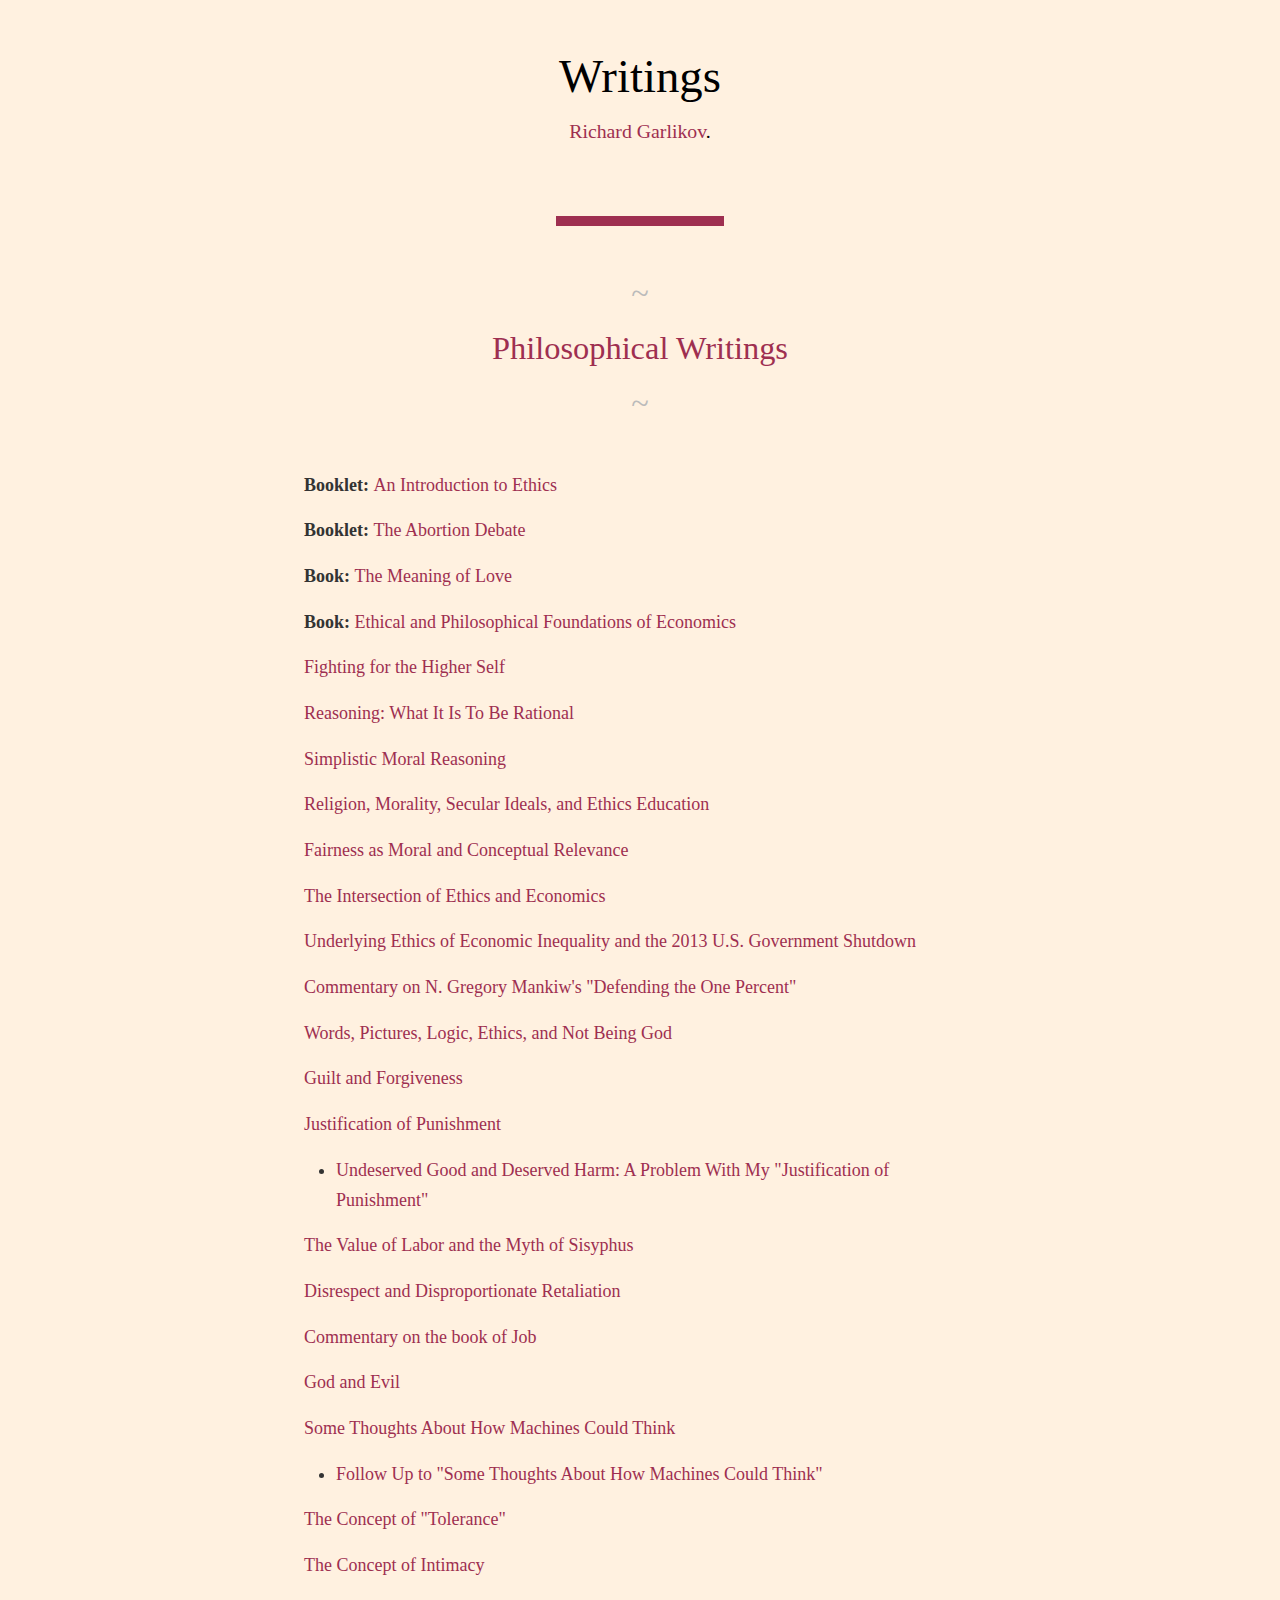
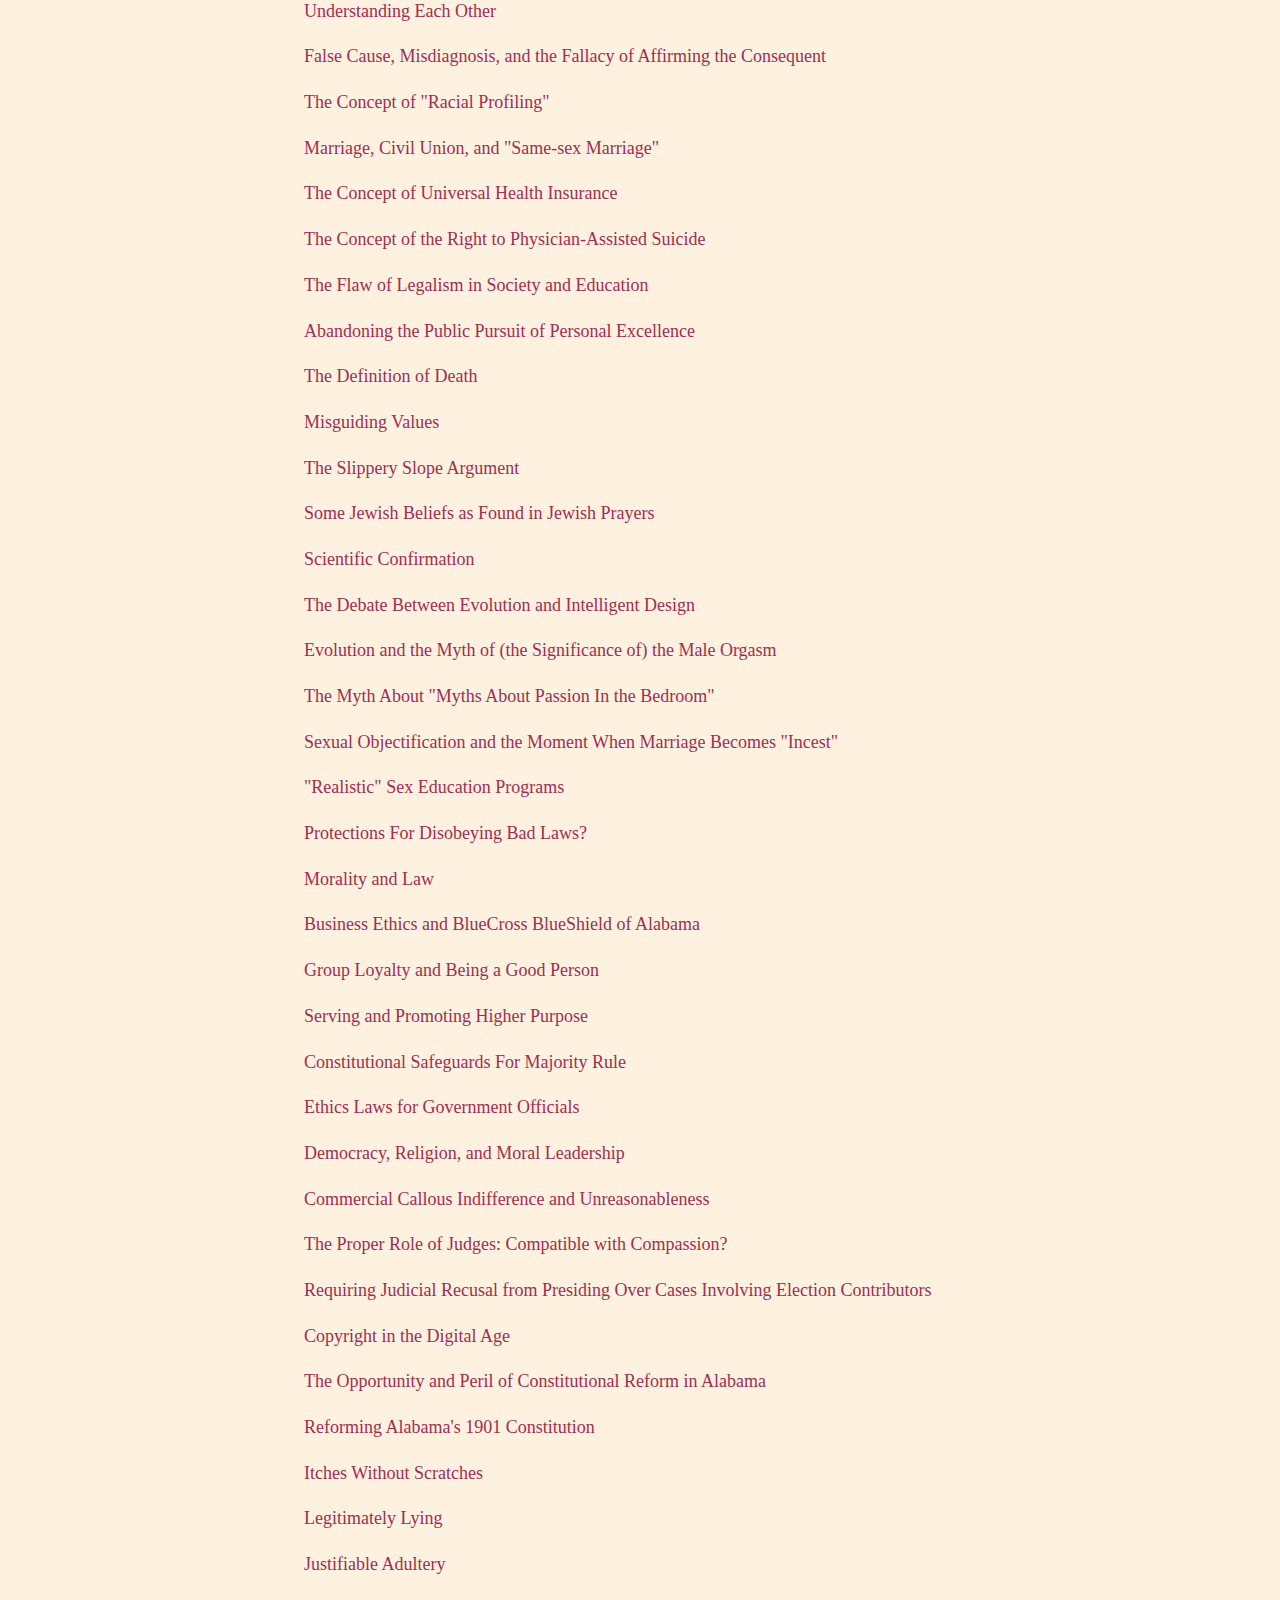
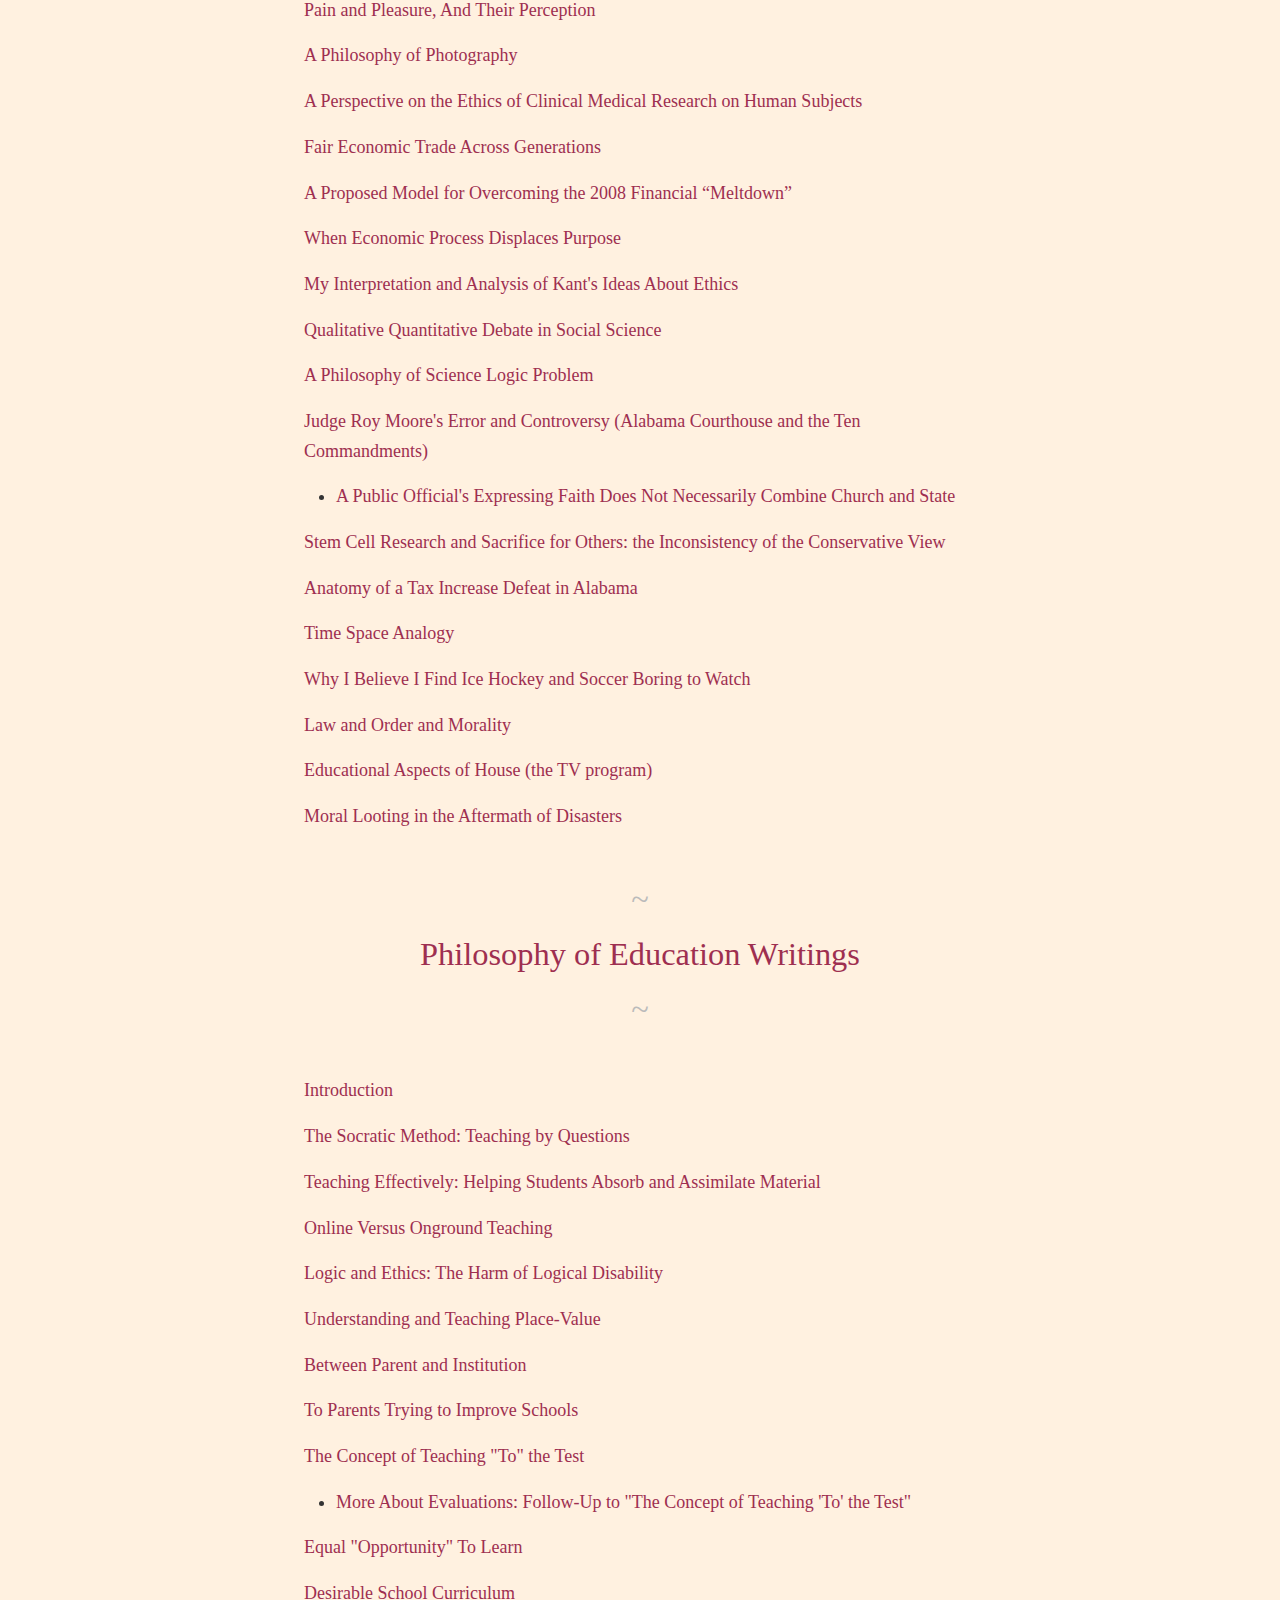
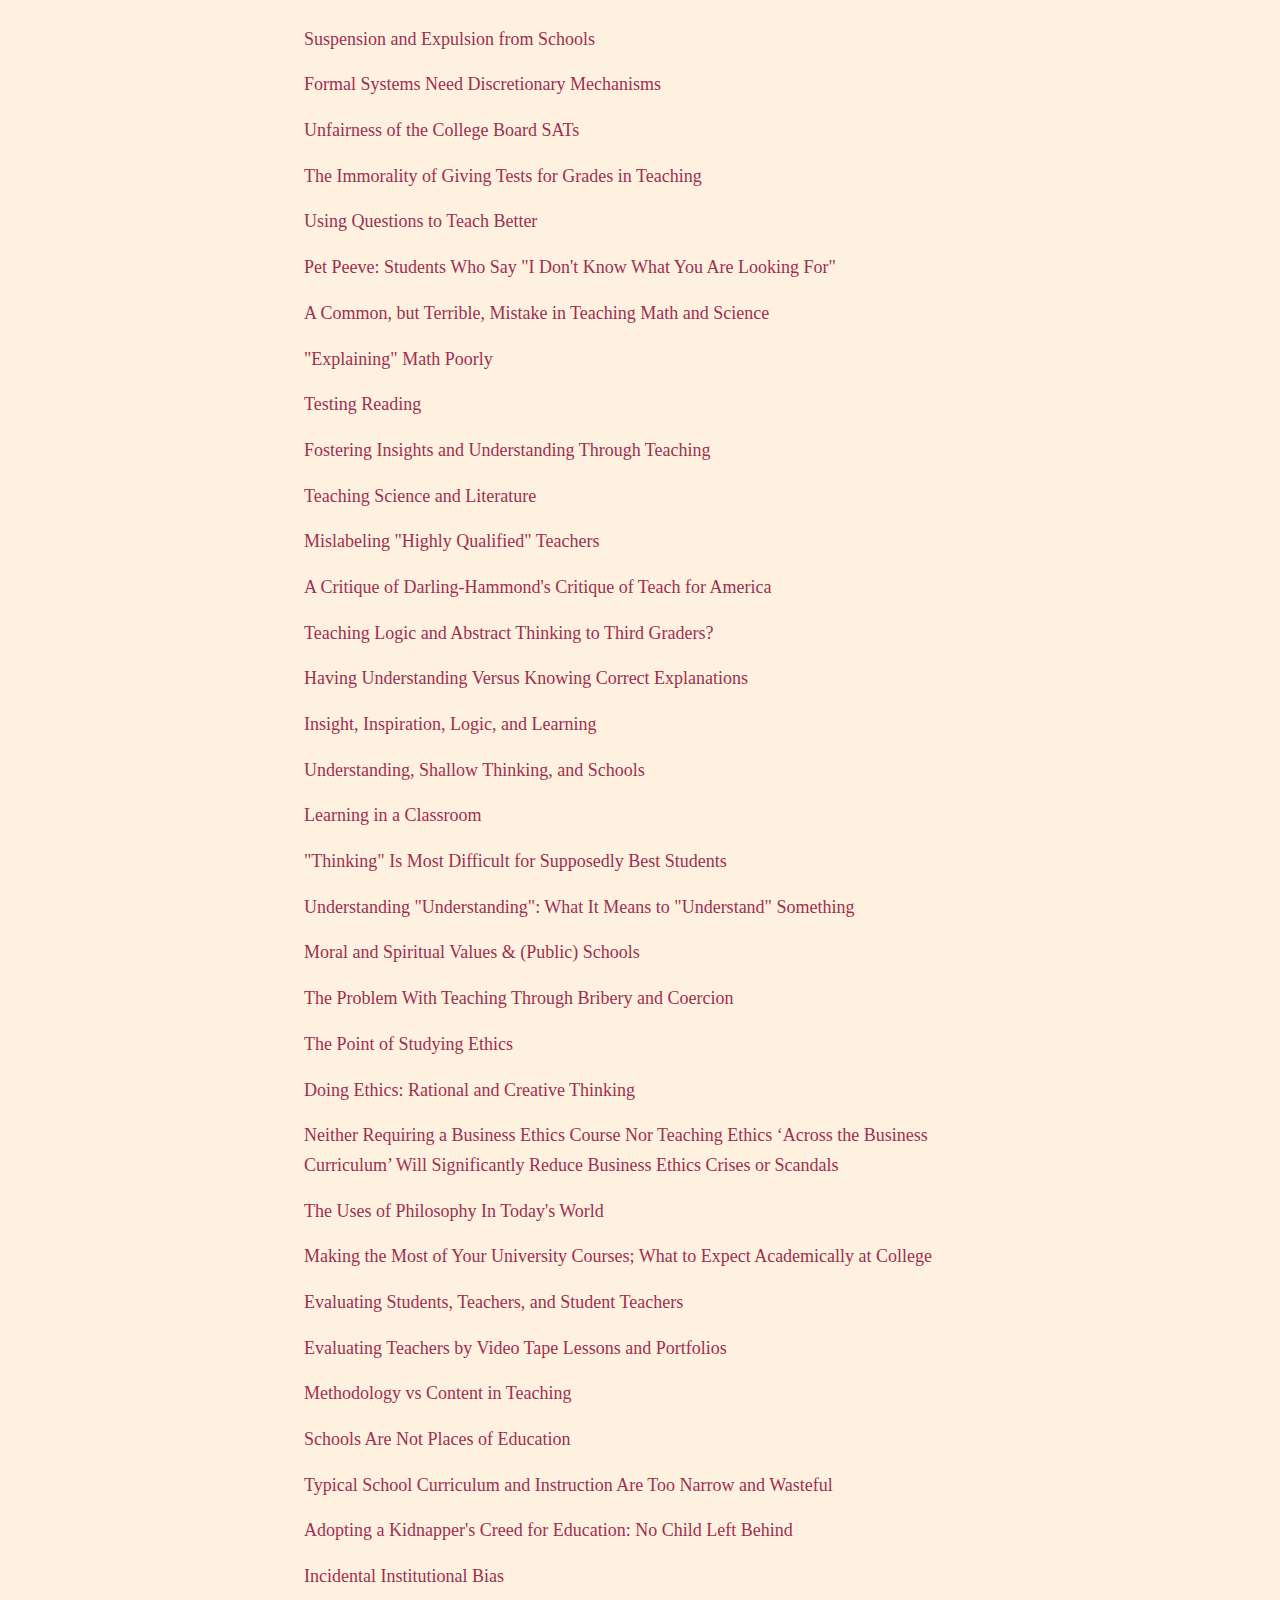
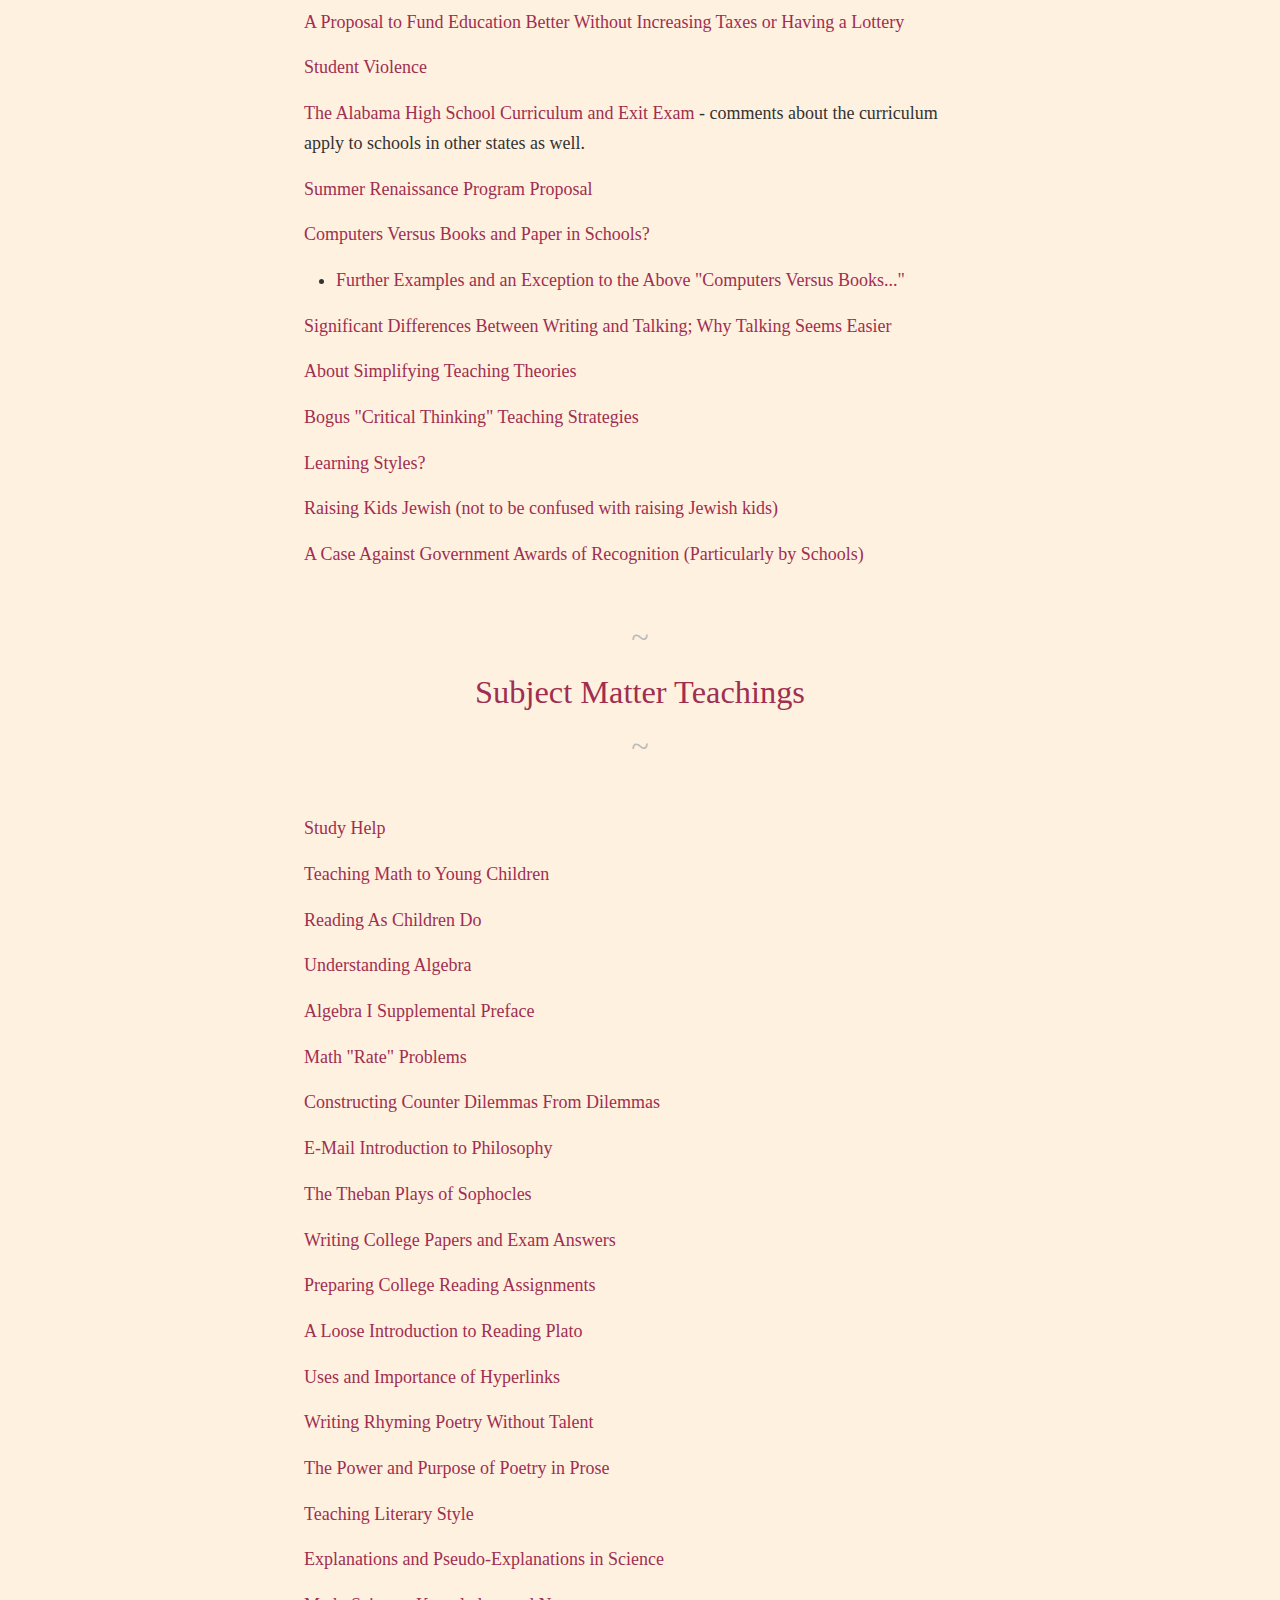
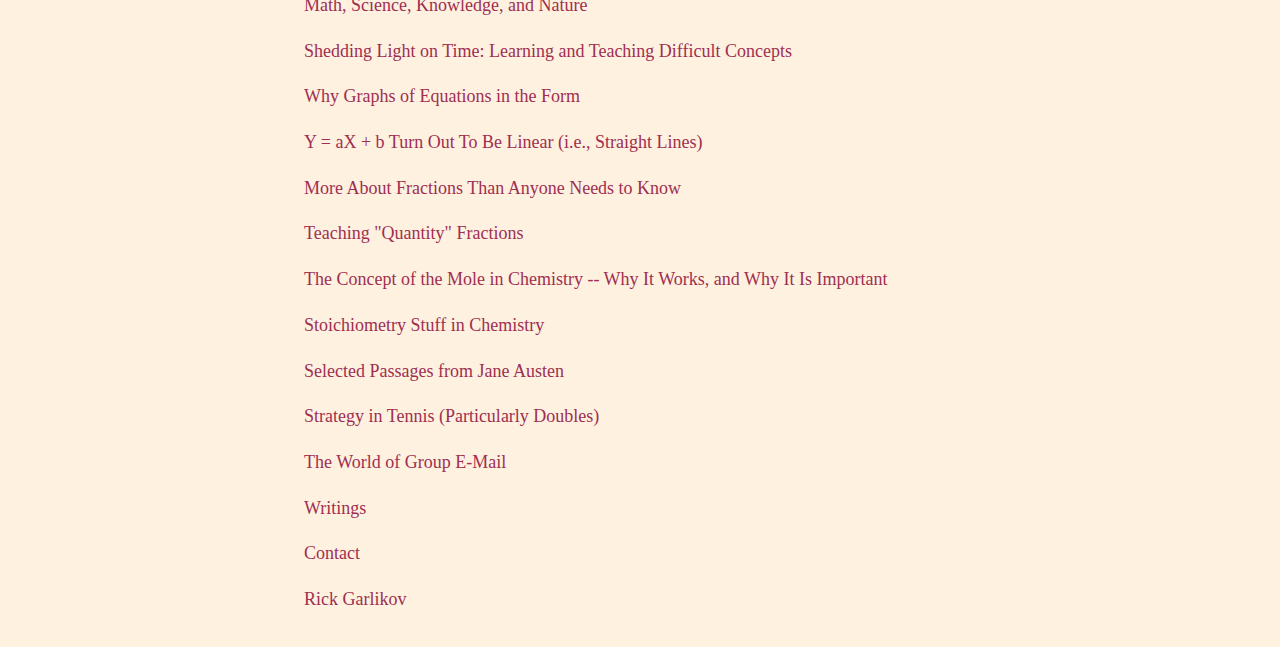
<file: index.html>
<!DOCTYPE html>
<html lang="en">
<head>
    <meta charset="UTF-8">
    <title>Writings Index | Rick Garlikov</title>
	<meta name="viewport" content="width=device-width, initial-scale=1"/>

	<link rel="icon" href="../favicon.png" sizes="16x16" type="image/png">

    <meta name="description" content="Philosophy and Philosophy of Education Writings of Richard Garlikov">
    <meta name="keywords" content="Philosophy,Education,Photography,Writing,Personal">

    <link rel="stylesheet" type="text/css" href="stylesheet.css">
</head>
<body>
	<header>
		<h1>Writings</h1>
		<h2><a href="../rick_garlikov.html">Richard Garlikov</a></h2>
	</header>

	<nav>
		<section>
			<h3><a href="philosophical_writings/index.html">Philosophical Writings</a></h3>
			<ul>
				<li><b>Booklet: </b><a href="#">An Introduction to Ethics</a></li>
				<li><b>Booklet: </b><a href="#">The Abortion Debate</a></li>
				<li><b>Book: </b><a href="#">The Meaning of Love</a></li>
				<li><b>Book: </b><a href="#">Ethical and Philosophical Foundations of Economics</a></li>
				<li><a href="philosophical_writings/fighting_for_the_higher_self.html">Fighting for the Higher Self</a></li>
				<li><a href="#">Reasoning: What It Is To Be Rational  </a></li>
				<li><a href="#">Simplistic Moral Reasoning</a></li>
				<li><a href="#">Religion, Morality, Secular Ideals, and Ethics Education</a></li>
				<li><a href="#">Fairness as Moral and Conceptual Relevance</a></li>
				<li><a href="#">The Intersection of Ethics and Economics</a></li>
				<li><a href="#">Underlying Ethics of Economic Inequality and the 2013 U.S. Government Shutdown</a></li>
				<li><a href="#">Commentary on N. Gregory Mankiw's "Defending the One Percent"</a></li>
				<li><a href="#">Words, Pictures, Logic, Ethics, and Not Being God</a></li>
				<li><a href="#">Guilt and Forgiveness</a></li>
				<li><a href="#">Justification of Punishment</a>
					<ul>
						<li><a href="#">Undeserved Good and Deserved Harm: A Problem With My "Justification of Punishment"</a></li>
					</ul>
				</li>
				<li><a href="#">The Value of Labor and the Myth of Sisyphus</a></li>
				<li><a href="#">Disrespect and Disproportionate Retaliation</a></li>
				<li><a href="#">Commentary on the book of Job</a></li>
				<li><a href="#">God and Evil</a></li>
				<li><a href="#">Some Thoughts About How Machines Could Think</a>
					<ul>
						<li><a href="#">Follow Up to "Some Thoughts About How Machines Could Think"</a></li>
					</ul>
				</li>
				<li><a href="#">The Concept of "Tolerance"</a></li>
				<li><a href="#">The Concept of Intimacy</a></li>
				<li><a href="#">Understanding Each Other</a></li>
				<li><a href="#">False Cause, Misdiagnosis, and the Fallacy of Affirming the Consequent</a></li>
				<li><a href="#">The Concept of "Racial Profiling"</a></li>
				<li><a href="#">Marriage, Civil Union, and "Same-sex Marriage"</a></li>
				<li><a href="#">The Concept of Universal Health Insurance</a></li>
				<li><a href="#">The Concept of the Right to Physician-Assisted Suicide</a></li>
				<li><a href="#">The Flaw of Legalism in Society and Education</a></li>
				<li><a href="#">Abandoning the Public Pursuit of Personal Excellence</a></li>
				<li><a href="#">The Definition of Death</a></li>
				<li><a href="#">Misguiding Values</a></li>
				<li><a href="#">The Slippery Slope Argument</a></li>
				<li><a href="#">Some Jewish Beliefs as Found in Jewish Prayers</a></li>
				<li><a href="#">Scientific Confirmation</a></li>
				<li><a href="#">The Debate Between Evolution and Intelligent Design</a></li>
				<li><a href="#">Evolution and the Myth of (the Significance of) the Male Orgasm</a></li>
				<li><a href="#">The Myth About "Myths About Passion In the Bedroom"</a></li>
				<li><a href="#">Sexual Objectification and the Moment When Marriage Becomes "Incest"</a></li>
				<li><a href="#">"Realistic" Sex Education Programs</a></li>
				<li><a href="#">Protections For Disobeying Bad Laws?</a></li>
				<li><a href="#">Morality and Law</a></li>
				<li><a href="#">Business Ethics and BlueCross BlueShield of Alabama</a></li>
				<li><a href="#">Group Loyalty and Being a Good Person</a></li>
				<li><a href="#">Serving and Promoting Higher Purpose</a></li>
				<li><a href="#">Constitutional Safeguards For Majority Rule</a></li>
				<li><a href="#">Ethics Laws for Government Officials</a></li>
				<li><a href="#">Democracy, Religion, and Moral Leadership</a></li>
				<li><a href="#">Commercial Callous Indifference and Unreasonableness</a></li>
				<li><a href="#">The Proper Role of Judges: Compatible with Compassion?</a></li>
				<li><a href="#">Requiring Judicial Recusal from Presiding Over Cases Involving Election Contributors</a></li>
				<li><a href="#">Copyright in the Digital Age</a></li>
				<li><a href="#">The Opportunity and Peril of Constitutional Reform in Alabama</a></li>
				<li><a href="#">Reforming Alabama's 1901 Constitution</a></li>
				<li><a href="#">Itches Without Scratches</a></li>
				<li><a href="#">Legitimately Lying</a></li>
				<li><a href="#">Justifiable Adultery</a></li>
				<li><a href="#">Pain and Pleasure, And Their Perception</a></li>
				<li><a href="#">A Philosophy of Photography</a></li>
				<li><a href="#">A Perspective on the Ethics of Clinical Medical Research on Human Subjects</a></li>
				<li><a href="#">Fair Economic Trade Across Generations</a></li>
				<li><a href="#">A Proposed Model for Overcoming the 2008 Financial “Meltdown”</a></li>
				<li><a href="#">When Economic Process Displaces Purpose</a></li>
				<li><a href="#">My Interpretation and Analysis of Kant's Ideas About Ethics</a></li>
				<li><a href="#">Qualitative Quantitative Debate in Social Science</a></li>
				<li><a href="#">A Philosophy of Science Logic Problem</a></li>
				<li><a href="#">Judge Roy Moore's Error and Controversy (Alabama Courthouse and the Ten Commandments) </a>
					<ul>
						<li><a href="#">A Public Official's Expressing Faith Does Not Necessarily Combine Church and State</a></li>
					</ul>
				</li>
				<li><a href="#">Stem Cell Research and Sacrifice for Others: the Inconsistency of the Conservative View</a></li>
				<li><a href="#">Anatomy of a Tax Increase Defeat in Alabama</a></li>
				<li><a href="#">Time Space Analogy</a></li>
				<li><a href="#">Why I Believe I Find Ice Hockey and Soccer Boring to Watch</a></li>
				<li><a href="#">Law and Order and Morality</a></li>
				<li><a href="#">Educational Aspects of House (the TV program)</a></li>
				<li><a href="#">Moral Looting in the Aftermath of Disasters</a></li>
			</ul>
		</section>

		<section>
			<h3><a href="philosophy_of_education_writings/index.html">Philosophy of Education Writings</a></h3>
			<ul>
				<li><a href="#">Introduction</a></li>
				<li><a href="#">The Socratic Method: Teaching by Questions</a></li>
				<li><a href="#">Teaching Effectively: Helping Students Absorb and Assimilate Material</a></li>
				<li><a href="#">Online Versus Onground Teaching</a></li>
				<li><a href="#">Logic and Ethics: The Harm of Logical Disability</a></li>
				<li><a href="#">Understanding and Teaching Place-Value</a></li>
				<li><a href="#">Between Parent and Institution</a></li>
				<li><a href="#">To Parents Trying to Improve Schools</a></li>
				<li><a href="#">The Concept of Teaching "To" the Test</a>
					<ul>
						<li><a href="#">More About Evaluations: Follow-Up to "The Concept of Teaching 'To' the Test"</a></li>
					</ul>
				</li>
				<li><a href="#">Equal "Opportunity" To Learn</a></li>
				<li><a href="#">Desirable School Curriculum</a></li>
				<li><a href="#">Suspension and Expulsion from Schools</a></li>
				<li><a href="#">Formal Systems Need Discretionary Mechanisms</a></li>
				<li><a href="#">Unfairness of the College Board SATs</a></li>
				<li><a href="#">The Immorality of Giving Tests for Grades in Teaching</a></li>
				<li><a href="#">Using Questions to Teach Better</a></li>
				<li><a href="#">Pet Peeve: Students Who Say "I Don't Know What You Are Looking For"</a></li>
				<li><a href="#">A Common, but Terrible, Mistake in Teaching Math and Science</a></li>
				<li><a href="#">"Explaining" Math Poorly</a></li>
				<li><a href="#">Testing Reading</a></li>
				<li><a href="#">Fostering Insights and Understanding Through Teaching</a></li>
				<li><a href="#">Teaching Science and Literature</a></li>
				<li><a href="#">Mislabeling "Highly Qualified" Teachers</a></li>
				<li><a href="#">A Critique of Darling-Hammond's Critique of Teach for America</a></li>
				<li><a href="#">Teaching Logic and Abstract Thinking to Third Graders?</a></li>
				<li><a href="#">Having Understanding Versus Knowing Correct Explanations</a></li>
				<li><a href="#">Insight, Inspiration, Logic, and Learning</a></li>
				<li><a href="#">Understanding, Shallow Thinking, and Schools</a></li>
				<li><a href="#">Learning in a Classroom</a></li>
				<li><a href="#">"Thinking" Is Most Difficult for Supposedly Best Students</a></li>
				<li><a href="#">Understanding "Understanding": What It Means to "Understand" Something</a></li>
				<li><a href="#">Moral and Spiritual Values & (Public) Schools</a></li>
				<li><a href="#">The Problem With Teaching Through Bribery and Coercion</a></li>
				<li><a href="#">The Point of Studying Ethics</a></li>
				<li><a href="#">Doing Ethics: Rational and Creative Thinking</a></li>
				<li><a href="#">Neither Requiring a Business Ethics Course Nor Teaching Ethics ‘Across the Business Curriculum’ Will Significantly Reduce Business Ethics Crises or Scandals</a></li>
				<li><a href="#">The Uses of Philosophy In Today's World</a></li>
				<li><a href="#">Making the Most of Your University Courses;  What to Expect Academically at College</a></li>
				<li><a href="#">Evaluating Students, Teachers, and Student Teachers</a></li>
				<li><a href="#">Evaluating Teachers by Video Tape Lessons and Portfolios</a></li>
				<li><a href="#">Methodology vs Content in Teaching</a></li>
				<li><a href="#">Schools Are Not Places of Education</a></li>
				<li><a href="#">Typical School Curriculum and Instruction Are Too Narrow and Wasteful</a></li>
				<li><a href="#">Adopting a Kidnapper's Creed for Education: No Child Left Behind</a></li>
				<li><a href="#">Incidental Institutional Bias</a></li>
				<li><a href="#">A Proposal to Fund Education Better Without Increasing Taxes or Having a Lottery</a></li>
				<li><a href="#">Student Violence</a></li>
				<li><a href="#">The Alabama  High School Curriculum and Exit Exam</a><span> - comments about the curriculum apply to schools in other states as well.</span></li>
				<li><a href="#">Summer Renaissance Program Proposal</a></li>
				<li><a href="#">Computers Versus Books and Paper in Schools?</a>
					<ul>
						<li><a href="#">Further Examples and an Exception to the Above "Computers Versus Books..."</a>
					</ul>
				</li>
				<li><a href="#">Significant Differences Between Writing and Talking; Why Talking Seems Easier</a></li>
				<li><a href="#">About Simplifying Teaching Theories</a></li>
				<li><a href="#">Bogus "Critical Thinking" Teaching Strategies</a></li>
				<li><a href="#">Learning Styles?</a></li>
				<li><a href="#">Raising Kids Jewish (not to be confused with raising Jewish kids)</a></li>
				<li><a href="#">A Case Against Government Awards of Recognition (Particularly by Schools)</a></li>
			</ul>
		</section>

		<section>
			<h3><a href="subject_matter_teachings/index.html">Subject Matter Teachings</a></h3>
			<ul>
				<li><a href="#">Study Help</a></li>
				<li><a href="#">Teaching Math to Young Children</a></li>
				<li><a href="#">Reading As Children Do</a></li>
				<li><a href="#">Understanding Algebra</a></li>
				<li><a href="#">Algebra I Supplemental Preface</a></li>
				<li><a href="#">Math "Rate" Problems</a></li>
				<li><a href="#">Constructing Counter Dilemmas From Dilemmas</a></li>
				<li><a href="#">E-Mail Introduction to Philosophy</a></li>
				<li><a href="#">The Theban Plays of Sophocles</a></li>
				<li><a href="#">Writing College Papers and Exam Answers</a></li>
				<li><a href="#">Preparing College Reading Assignments</a></li>
				<li><a href="#">A Loose Introduction to Reading Plato</a></li>
				<li><a href="#">Uses and Importance of Hyperlinks</a></li>
				<li><a href="#">Writing Rhyming Poetry Without Talent</a></li>
				<li><a href="#">The Power and Purpose of Poetry in Prose</a></li>
				<li><a href="#">Teaching Literary Style</a></li>
				<li><a href="#">Explanations and Pseudo-Explanations in Science</a></li>
				<li><a href="#">Math, Science,  Knowledge, and Nature</a></li>
				<li><a href="#">Shedding Light on Time: Learning and Teaching Difficult Concepts</a></li>
				<li><a href="#">Why Graphs of Equations in the Form</a></li>
				<li><a href="#">Y = aX + b Turn Out To Be Linear (i.e., Straight Lines)</a></li>
				<li><a href="#">More About Fractions Than Anyone Needs to Know</a></li>
				<li><a href="#">Teaching "Quantity" Fractions</a></li>
				<li><a href="#">The Concept of the Mole in Chemistry -- Why It Works, and Why It Is Important</a></li>
				<li><a href="#">Stoichiometry Stuff in Chemistry</a></li>
				<li><a href="#">Selected Passages from Jane Austen</a></li>
				<li><a href="#">Strategy in Tennis (Particularly Doubles)</a></li>
				<li><a href="#">The World of Group E-Mail</a></li>
			</ul>
		</section>
	</nav>

	<footer>
		<nav>
			<ul>
				<li><a href="writings.html">Writings</a></li>
				<li><a href="../contact.html">Contact</a></li>
				<li><a href="../rick_garlikov.html">Rick Garlikov</a></li>
			</ul>
		</nav>
	</footer>
</body>
</html>
</file>
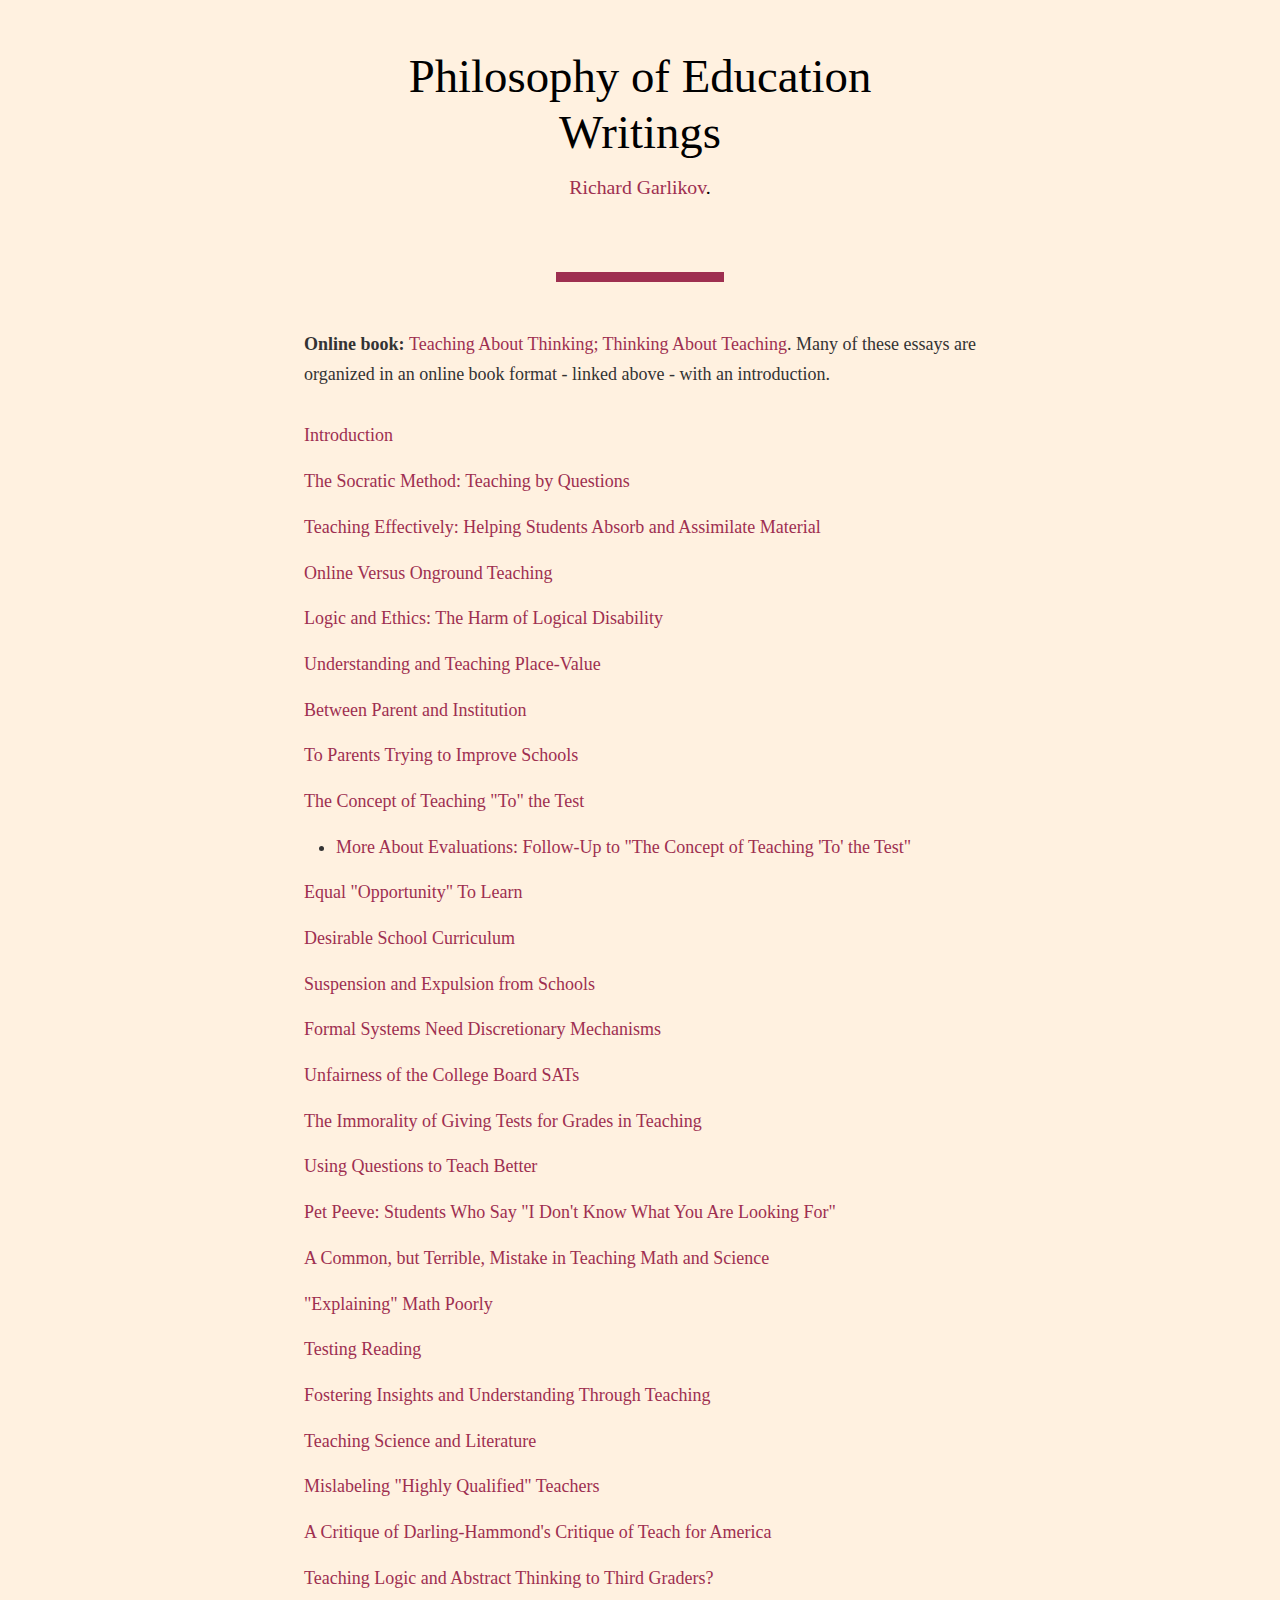
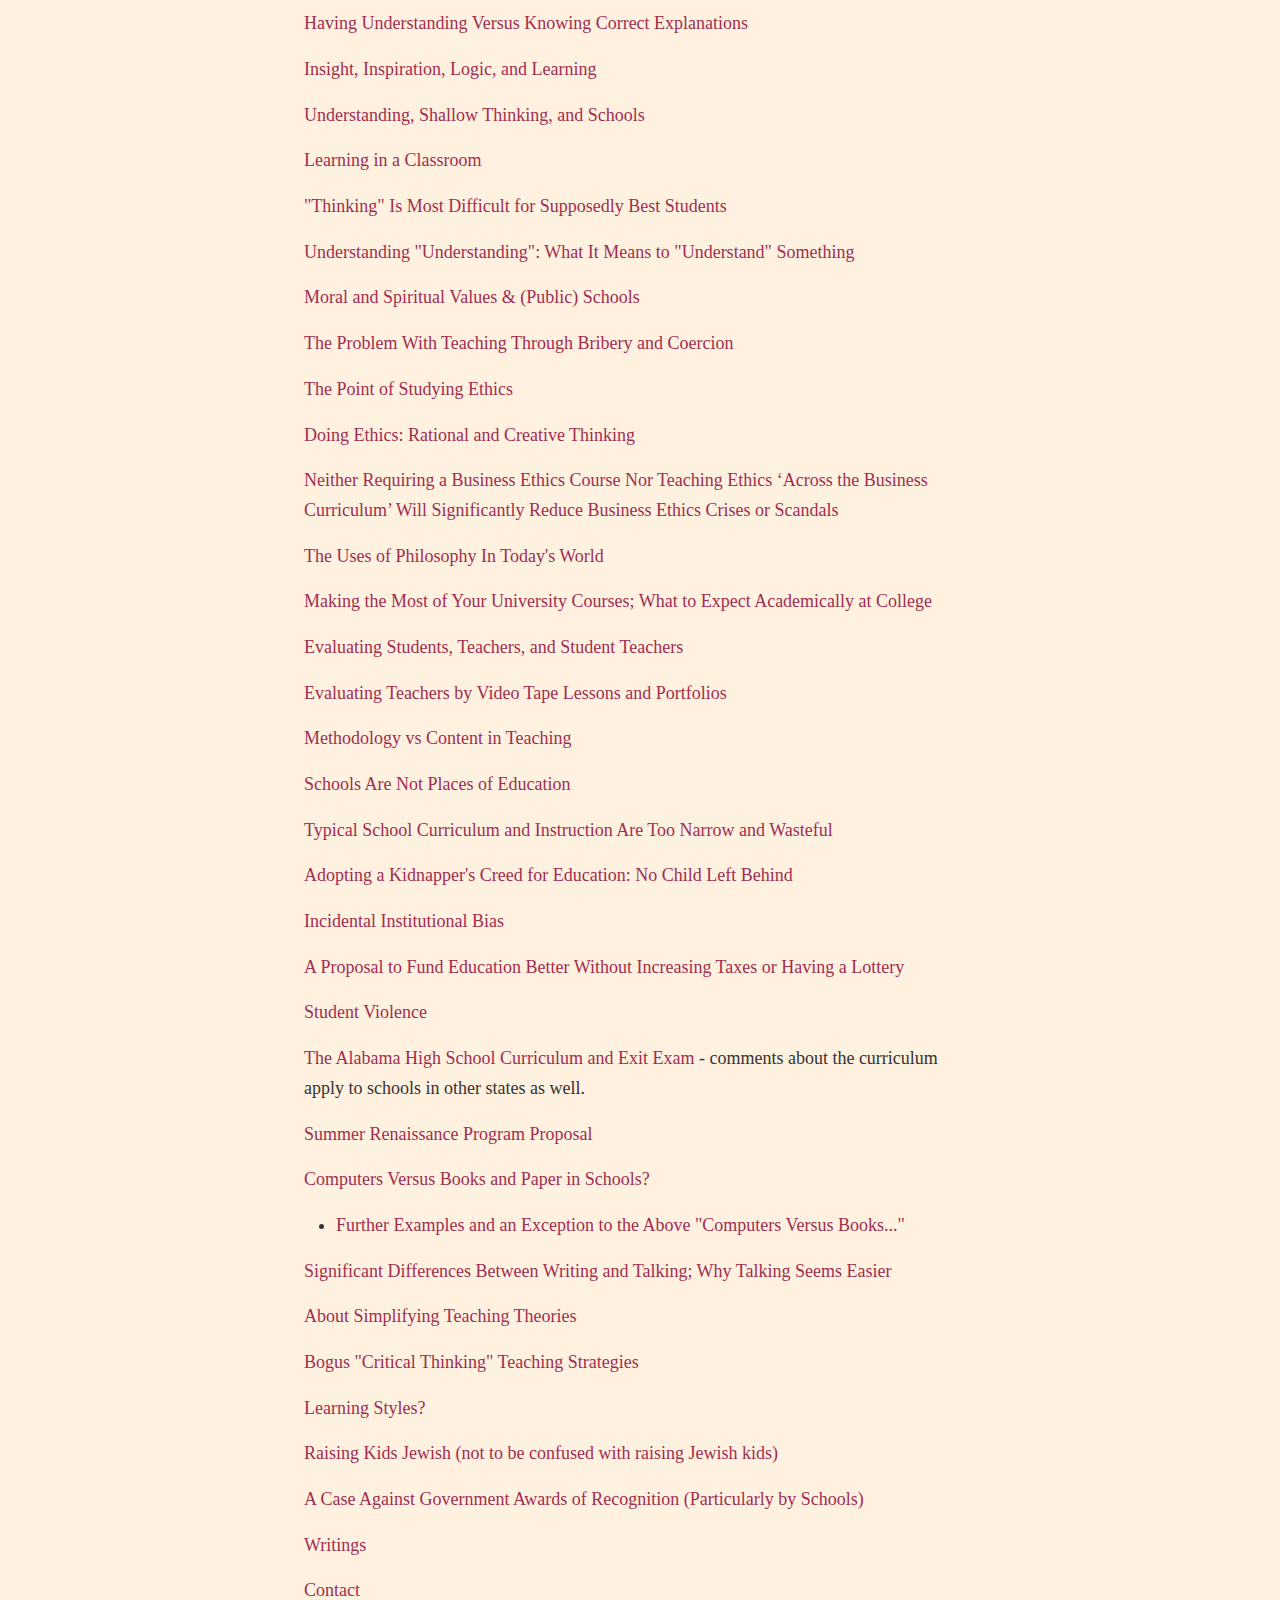
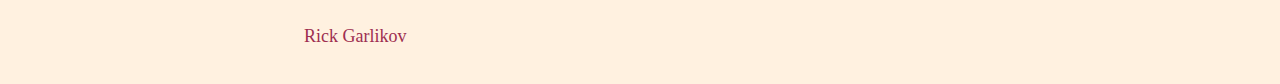
<file: writings/philosophy_of_education_writings/index.html>
<!DOCTYPE html>
<html lang="en">
<head>
    <meta charset="UTF-8">
    <title>Philosophy of Education Writings | Rick Garlikov</title>

    <meta name="viewport" content="width=device-width, initial-scale=1"/>

    <meta name="description" content="Irondale Alabama Photography Studio and Philosophy and Philosophy of Education Writings of Richard Garlikov">
    <meta name="keywords" content="Philosophy,Education,Photography,Writing,Personal">

    <link rel="stylesheet" type="text/css" href="../../stylesheet.css">
</head>
<body>
	<content>
		<header>
			<h1>Philosophy of Education Writings</h1>
			<h2><a href="writings.html">Richard Garlikov</a></h2>
		</header>

		<aside>
			<p><strong>Online book: </strong><a href="writings/teaching_about_thinking_thinking_about_teaching.html">Teaching About Thinking; Thinking About Teaching</a>. Many of these essays are organized in an online book format - linked above - with an introduction.</p>
		</aside>
		
		<nav>
			<ul>
				<li><a href="#">Introduction</a></li>
				<li><a href="#">The Socratic Method: Teaching by Questions</a></li>
				<li><a href="#">Teaching Effectively: Helping Students Absorb and Assimilate Material</a></li>
				<li><a href="#">Online Versus Onground Teaching</a></li>
				<li><a href="#">Logic and Ethics: The Harm of Logical Disability</a></li>
				<li><a href="#">Understanding and Teaching Place-Value</a></li>
				<li><a href="#">Between Parent and Institution</a></li>
				<li><a href="#">To Parents Trying to Improve Schools</a></li>
				<li><a href="#">The Concept of Teaching "To" the Test</a>
					<ul>
						<li><a href="#">More About Evaluations: Follow-Up to "The Concept of Teaching 'To' the Test"</a></li>
					</ul>
				</li>
				<li><a href="#">Equal "Opportunity" To Learn</a></li>
				<li><a href="#">Desirable School Curriculum</a></li>
				<li><a href="#">Suspension and Expulsion from Schools</a></li>
				<li><a href="#">Formal Systems Need Discretionary Mechanisms</a></li>
				<li><a href="#">Unfairness of the College Board SATs</a></li>
				<li><a href="#">The Immorality of Giving Tests for Grades in Teaching</a></li>
				<li><a href="#">Using Questions to Teach Better</a></li>
				<li><a href="#">Pet Peeve: Students Who Say "I Don't Know What You Are Looking For"</a></li>
				<li><a href="#">A Common, but Terrible, Mistake in Teaching Math and Science</a></li>
				<li><a href="#">"Explaining" Math Poorly</a></li>
				<li><a href="#">Testing Reading</a></li>
				<li><a href="#">Fostering Insights and Understanding Through Teaching</a></li>
				<li><a href="#">Teaching Science and Literature</a></li>
				<li><a href="#">Mislabeling "Highly Qualified" Teachers</a></li>
				<li><a href="#">A Critique of Darling-Hammond's Critique of Teach for America</a></li>
				<li><a href="#">Teaching Logic and Abstract Thinking to Third Graders?</a></li>
				<li><a href="#">Having Understanding Versus Knowing Correct Explanations</a></li>
				<li><a href="#">Insight, Inspiration, Logic, and Learning</a></li>
				<li><a href="#">Understanding, Shallow Thinking, and Schools</a></li>
				<li><a href="#">Learning in a Classroom</a></li>
				<li><a href="#">"Thinking" Is Most Difficult for Supposedly Best Students</a></li>
				<li><a href="#">Understanding "Understanding": What It Means to "Understand" Something</a></li>
				<li><a href="#">Moral and Spiritual Values & (Public) Schools</a></li>
				<li><a href="#">The Problem With Teaching Through Bribery and Coercion</a></li>
				<li><a href="#">The Point of Studying Ethics</a></li>
				<li><a href="#">Doing Ethics: Rational and Creative Thinking</a></li>
				<li><a href="#">Neither Requiring a Business Ethics Course Nor Teaching Ethics ‘Across the Business Curriculum’ Will Significantly Reduce Business Ethics Crises or Scandals</a></li>
				<li><a href="#">The Uses of Philosophy In Today's World</a></li>
				<li><a href="#">Making the Most of Your University Courses;  What to Expect Academically at College</a></li>
				<li><a href="#">Evaluating Students, Teachers, and Student Teachers</a></li>
				<li><a href="#">Evaluating Teachers by Video Tape Lessons and Portfolios</a></li>
				<li><a href="#">Methodology vs Content in Teaching</a></li>
				<li><a href="#">Schools Are Not Places of Education</a></li>
				<li><a href="#">Typical School Curriculum and Instruction Are Too Narrow and Wasteful</a></li>
				<li><a href="#">Adopting a Kidnapper's Creed for Education: No Child Left Behind</a></li>
				<li><a href="#">Incidental Institutional Bias</a></li>
				<li><a href="#">A Proposal to Fund Education Better Without Increasing Taxes or Having a Lottery</a></li>
				<li><a href="#">Student Violence</a></li>
				<li><a href="#">The Alabama  High School Curriculum and Exit Exam</a><span> - comments about the curriculum apply to schools in other states as well.</span></li>
				<li><a href="#">Summer Renaissance Program Proposal</a></li>
				<li><a href="#">Computers Versus Books and Paper in Schools?</a>
					<ul>
						<li><a href="#">Further Examples and an Exception to the Above "Computers Versus Books..."</a></li>
					</ul>
				</li>
				<li><a href="#">Significant Differences Between Writing and Talking; Why Talking Seems Easier</a></li>
				<li><a href="#">About Simplifying Teaching Theories</a></li>
				<li><a href="#">Bogus "Critical Thinking" Teaching Strategies</a></li>
				<li><a href="#">Learning Styles?</a></li>
				<li><a href="#">Raising Kids Jewish (not to be confused with raising Jewish kids)</a></li>
				<li><a href="#">A Case Against Government Awards of Recognition (Particularly by Schools)</a></li>
			</ul>
		</nav>

		<footer>
			<nav>
				<ul>
					<li><a href="writings.html">Writings</a></li>
					<li><a href="contact.html">Contact</a></li>
					<li><a href="rick_garlikov.html">Rick Garlikov</a></li>
				</ul>
			</nav>
		</footer>
	</content>
</body>
</html>
</file>
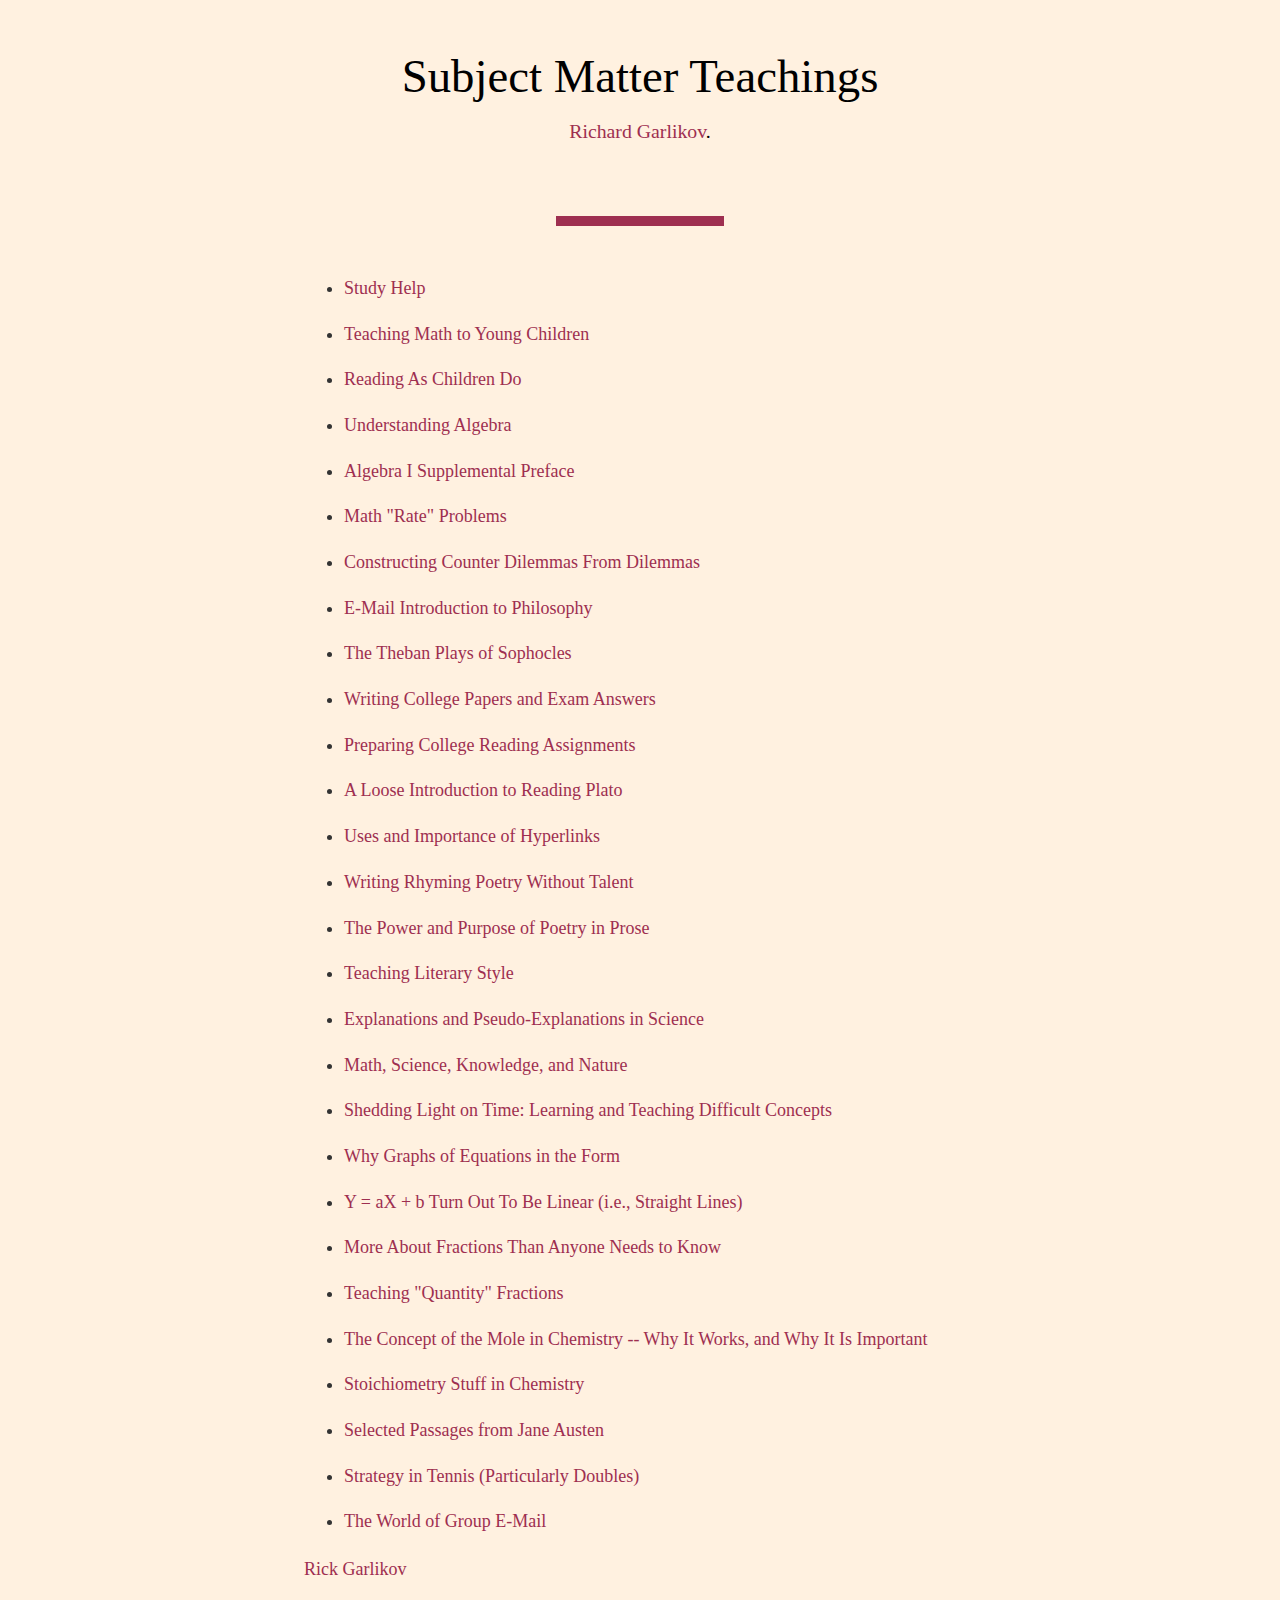
<file: writings/subject_matter_teachings/index.html>
<!DOCTYPE html>
<html lang="en">
<head>
    <meta charset="UTF-8">
    <title>Subject Matter Teachings | Rick Garlikov</title>

    <meta name="viewport" content="width=device-width, initial-scale=1"/>

    <meta name="description" content="Irondale Alabama Photography Studio and Philosophy and Philosophy of Education Writings of Richard Garlikov">
    <meta name="keywords" content="Philosophy,Education,Photography,Writing,Personal">

    <link rel="stylesheet" type="text/css" href="../../stylesheet.css">
</head>
<body>
	<content>
		<header>
			<h1>Subject Matter Teachings</h1>
			<h2><a href="writings.html">Richard Garlikov</a></h2>
		</header>

		<section>
			<ul>
				<li><a href="#">Study Help</a></li>
				<li><a href="#">Teaching Math to Young Children</a></li>
				<li><a href="#">Reading As Children Do</a></li>
				<li><a href="#">Understanding Algebra</a></li>
				<li><a href="#">Algebra I Supplemental Preface</a></li>
				<li><a href="#">Math "Rate" Problems</a></li>
				<li><a href="#">Constructing Counter Dilemmas From Dilemmas</a></li>
				<li><a href="#">E-Mail Introduction to Philosophy</a></li>
				<li><a href="#">The Theban Plays of Sophocles</a></li>
				<li><a href="#">Writing College Papers and Exam Answers</a></li>
				<li><a href="#">Preparing College Reading Assignments</a></li>
				<li><a href="#">A Loose Introduction to Reading Plato</a></li>
				<li><a href="#">Uses and Importance of Hyperlinks</a></li>
				<li><a href="#">Writing Rhyming Poetry Without Talent</a></li>
				<li><a href="#">The Power and Purpose of Poetry in Prose</a></li>
				<li><a href="#">Teaching Literary Style</a></li>
				<li><a href="#">Explanations and Pseudo-Explanations in Science</a></li>
				<li><a href="#">Math, Science,  Knowledge, and Nature</a></li>
				<li><a href="#">Shedding Light on Time: Learning and Teaching Difficult Concepts</a></li>
				<li><a href="#">Why Graphs of Equations in the Form</a></li>
				<li><a href="#">Y = aX + b Turn Out To Be Linear (i.e., Straight Lines)</a></li>
				<li><a href="#">More About Fractions Than Anyone Needs to Know</a></li>
				<li><a href="#">Teaching "Quantity" Fractions</a></li>
				<li><a href="#">The Concept of the Mole in Chemistry -- Why It Works, and Why It Is Important</a></li>
				<li><a href="#">Stoichiometry Stuff in Chemistry</a></li>
				<li><a href="#">Selected Passages from Jane Austen</a></li>
				<li><a href="#">Strategy in Tennis (Particularly Doubles)</a></li>
				<li><a href="#">The World of Group E-Mail</a></li>
			</ul>
		</section>
		<footer><a href="writings.html">Rick Garlikov</a></footer>
	</content>
</body>
</html>
</file>
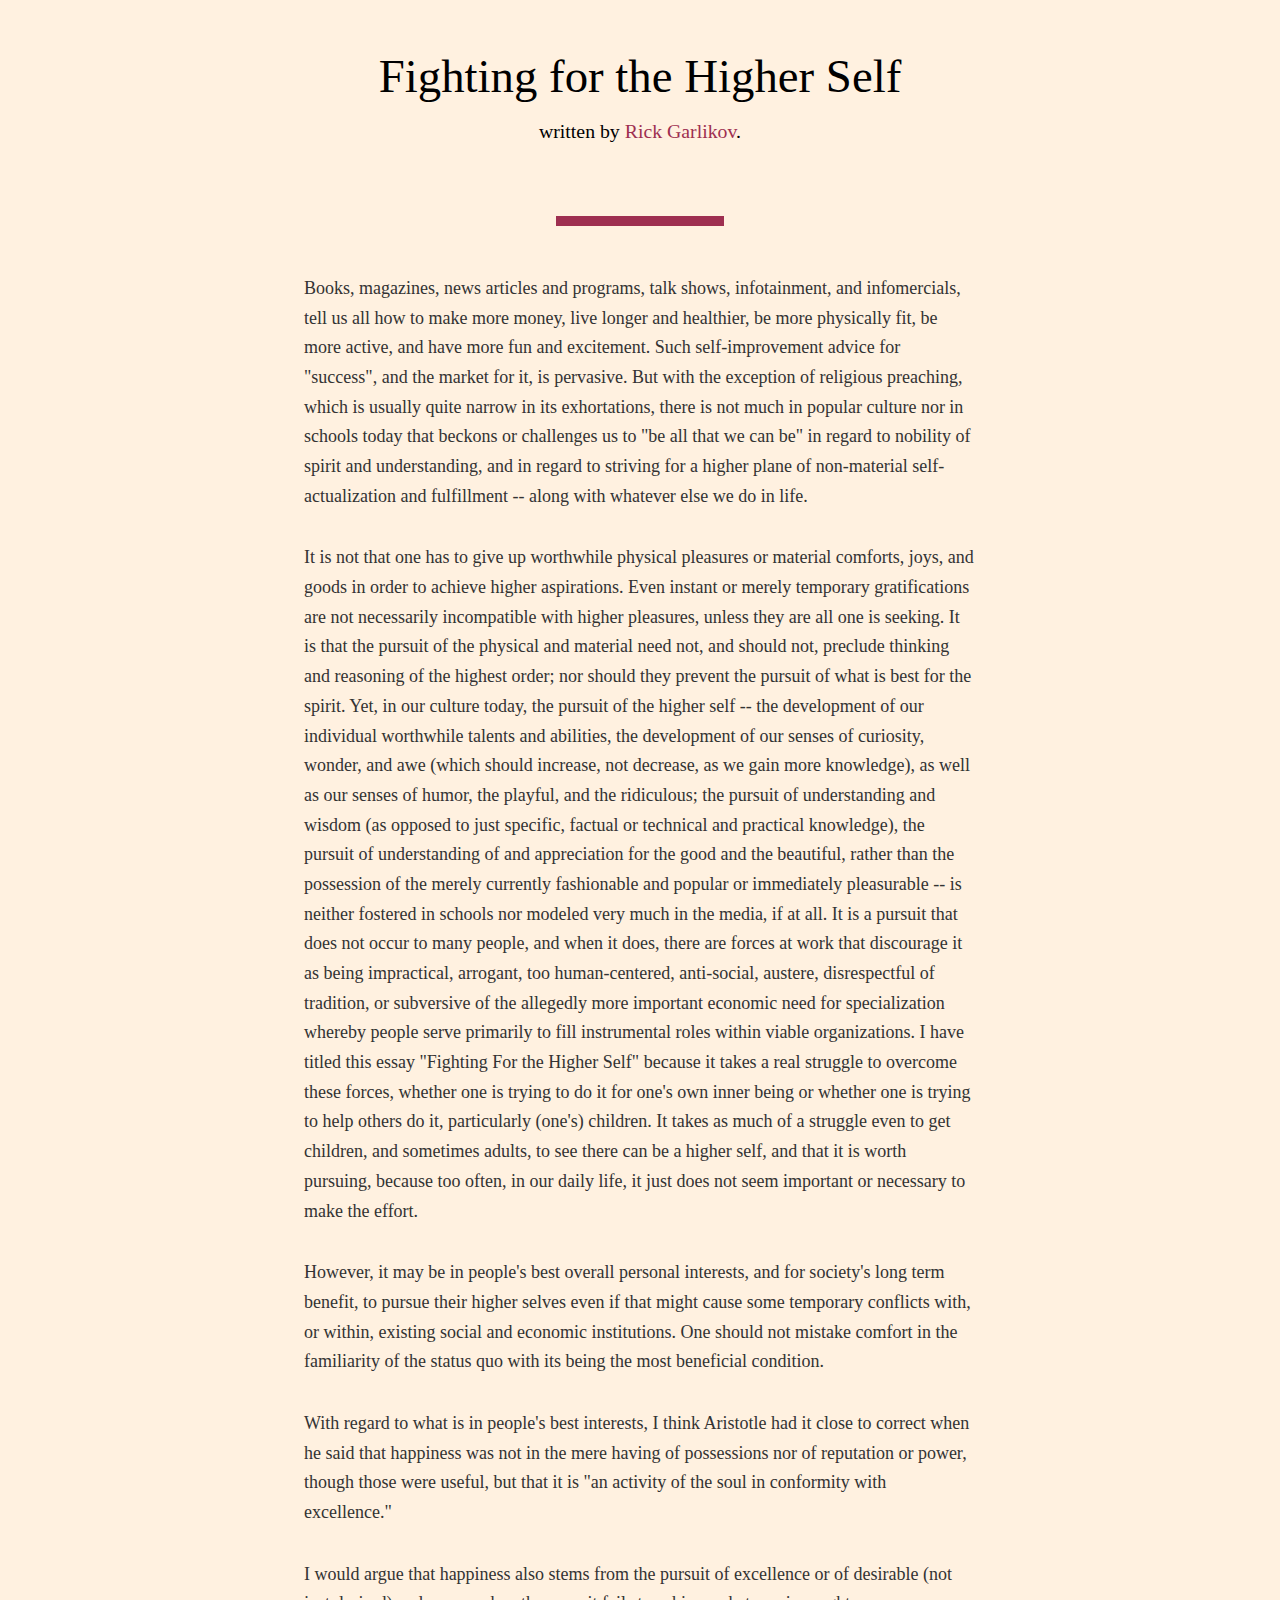
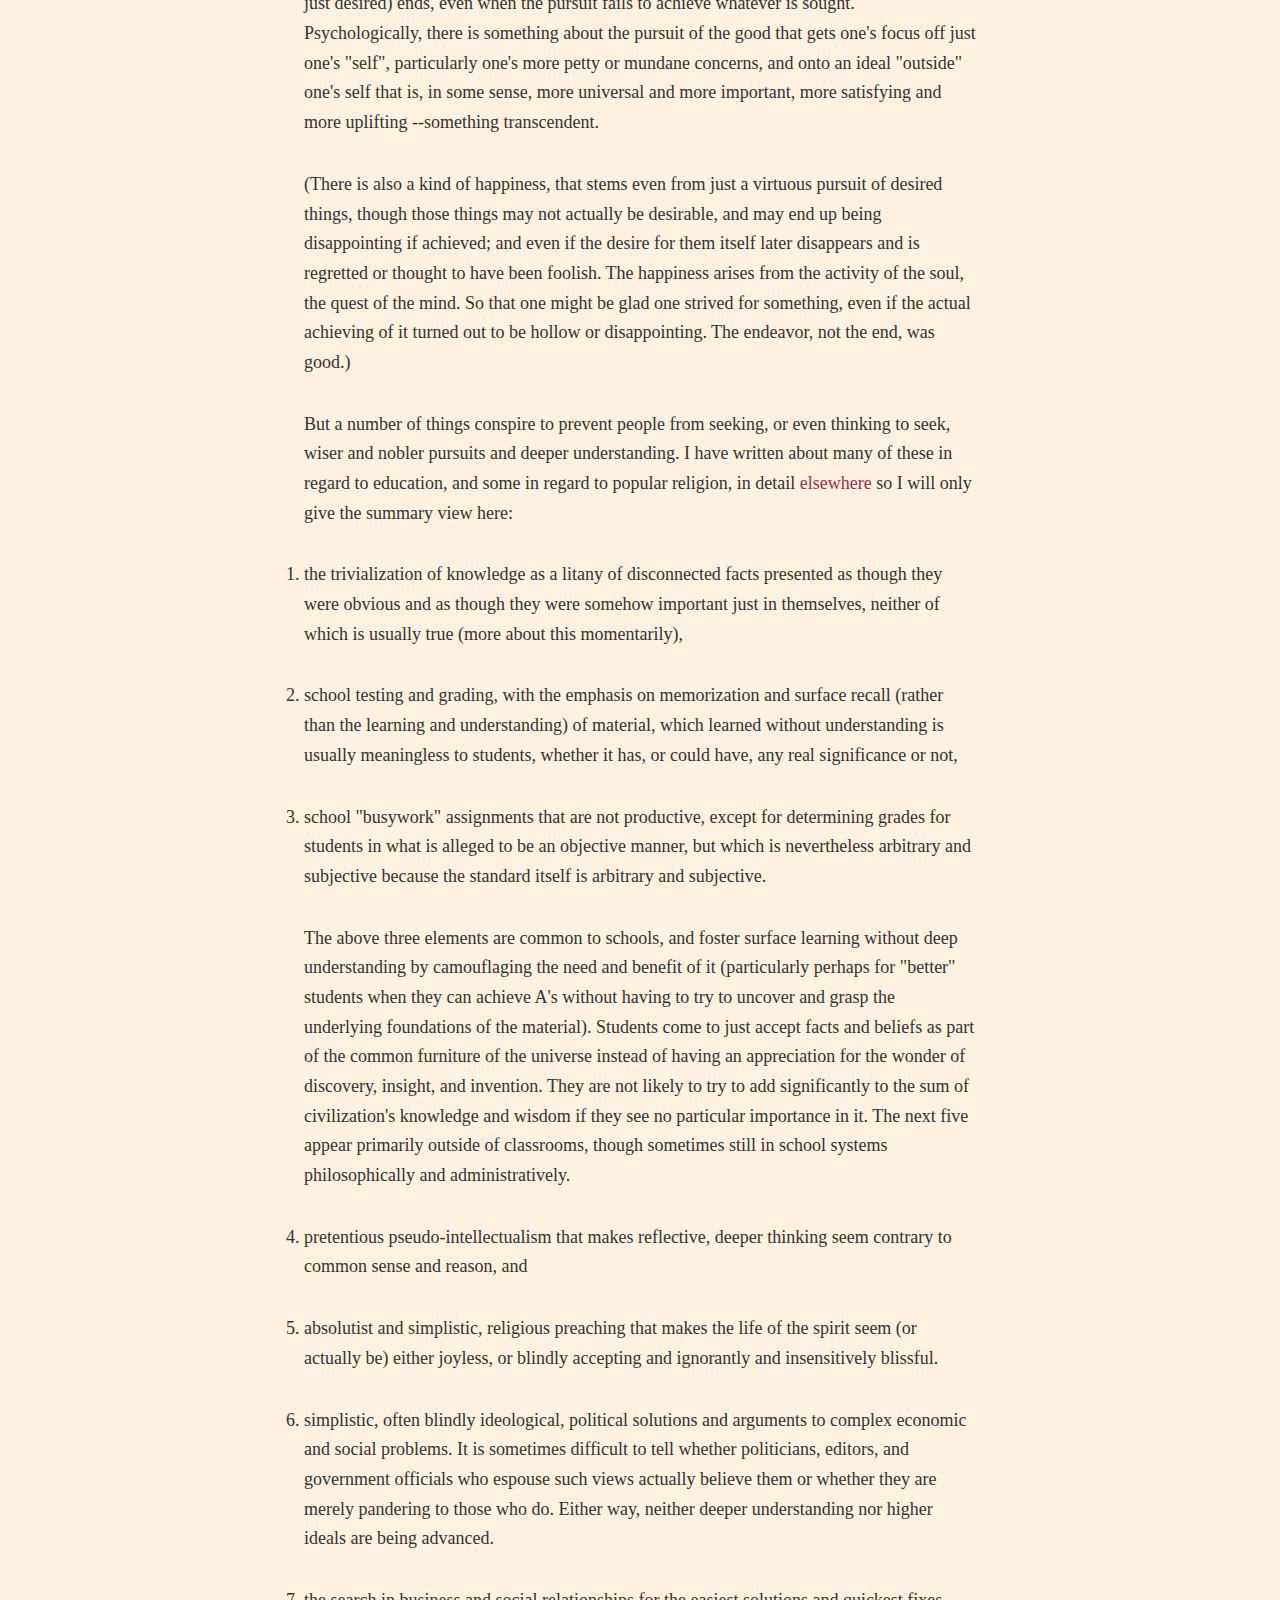
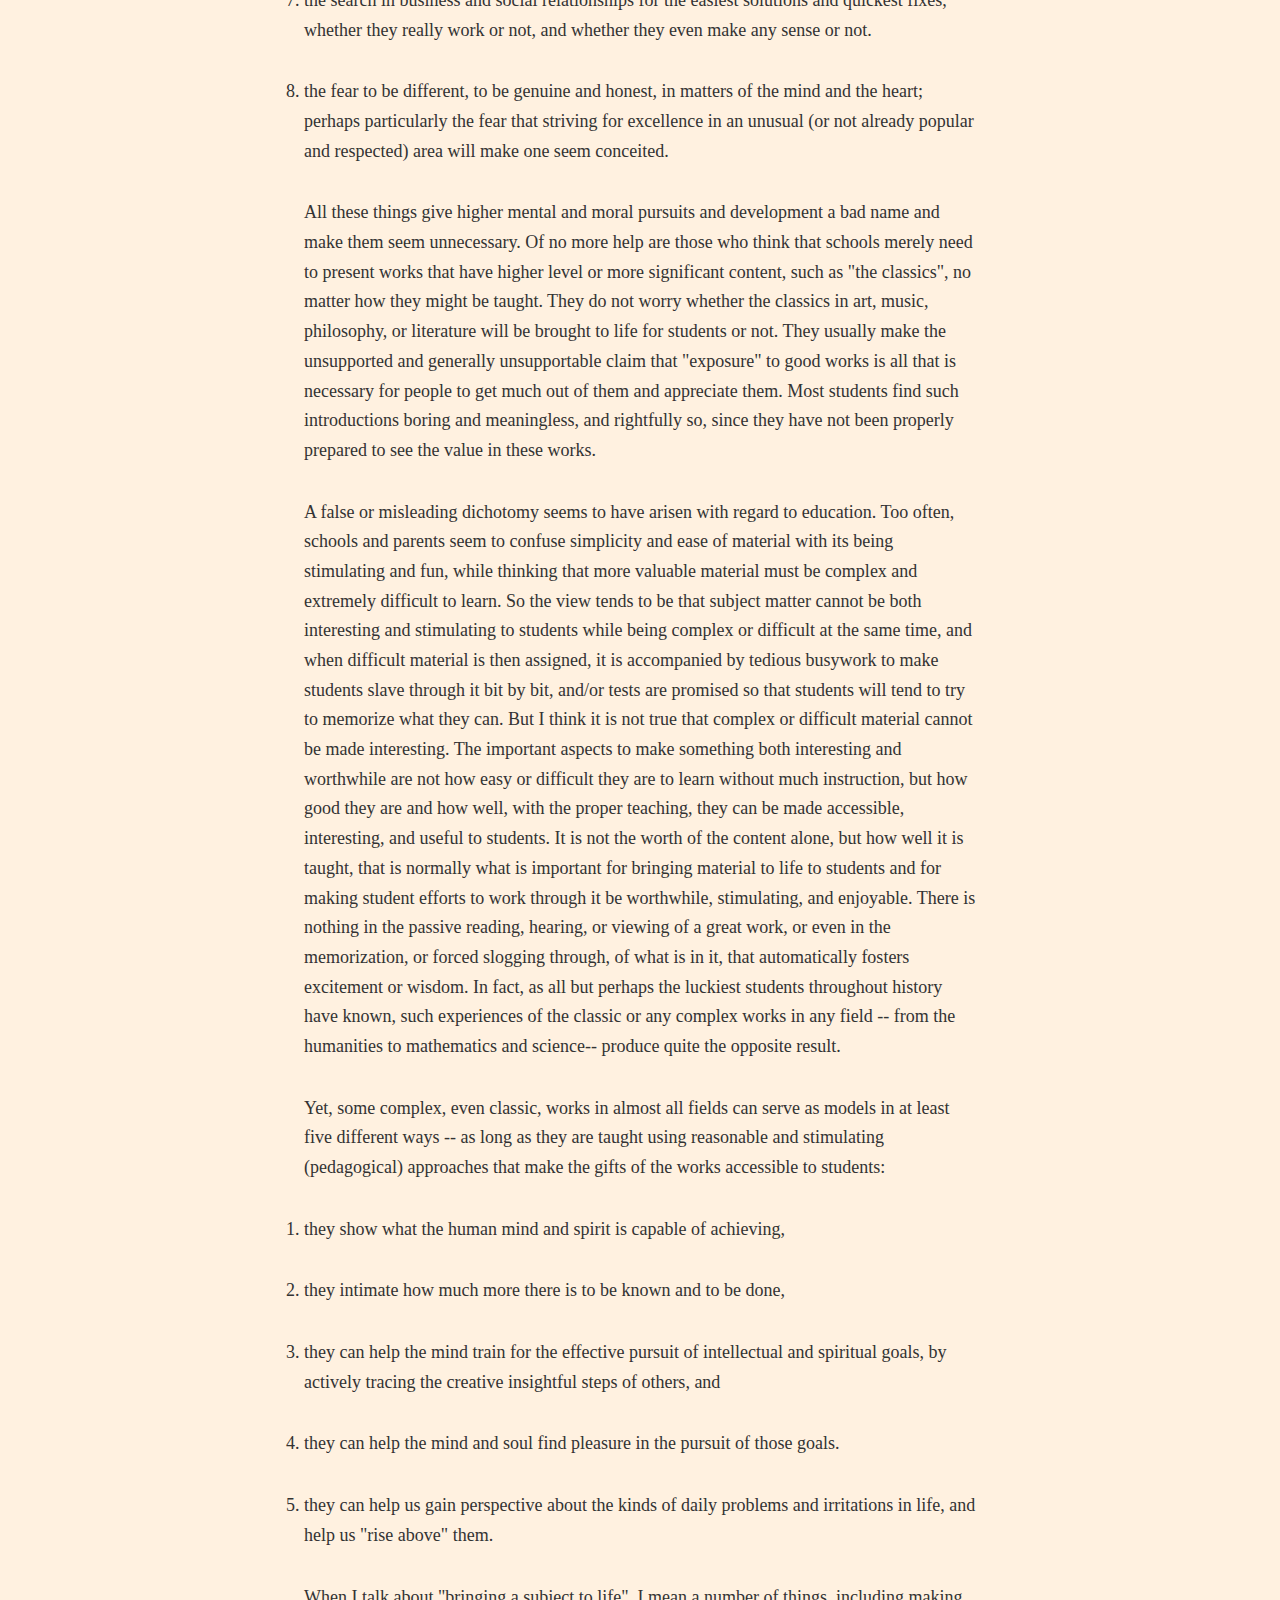
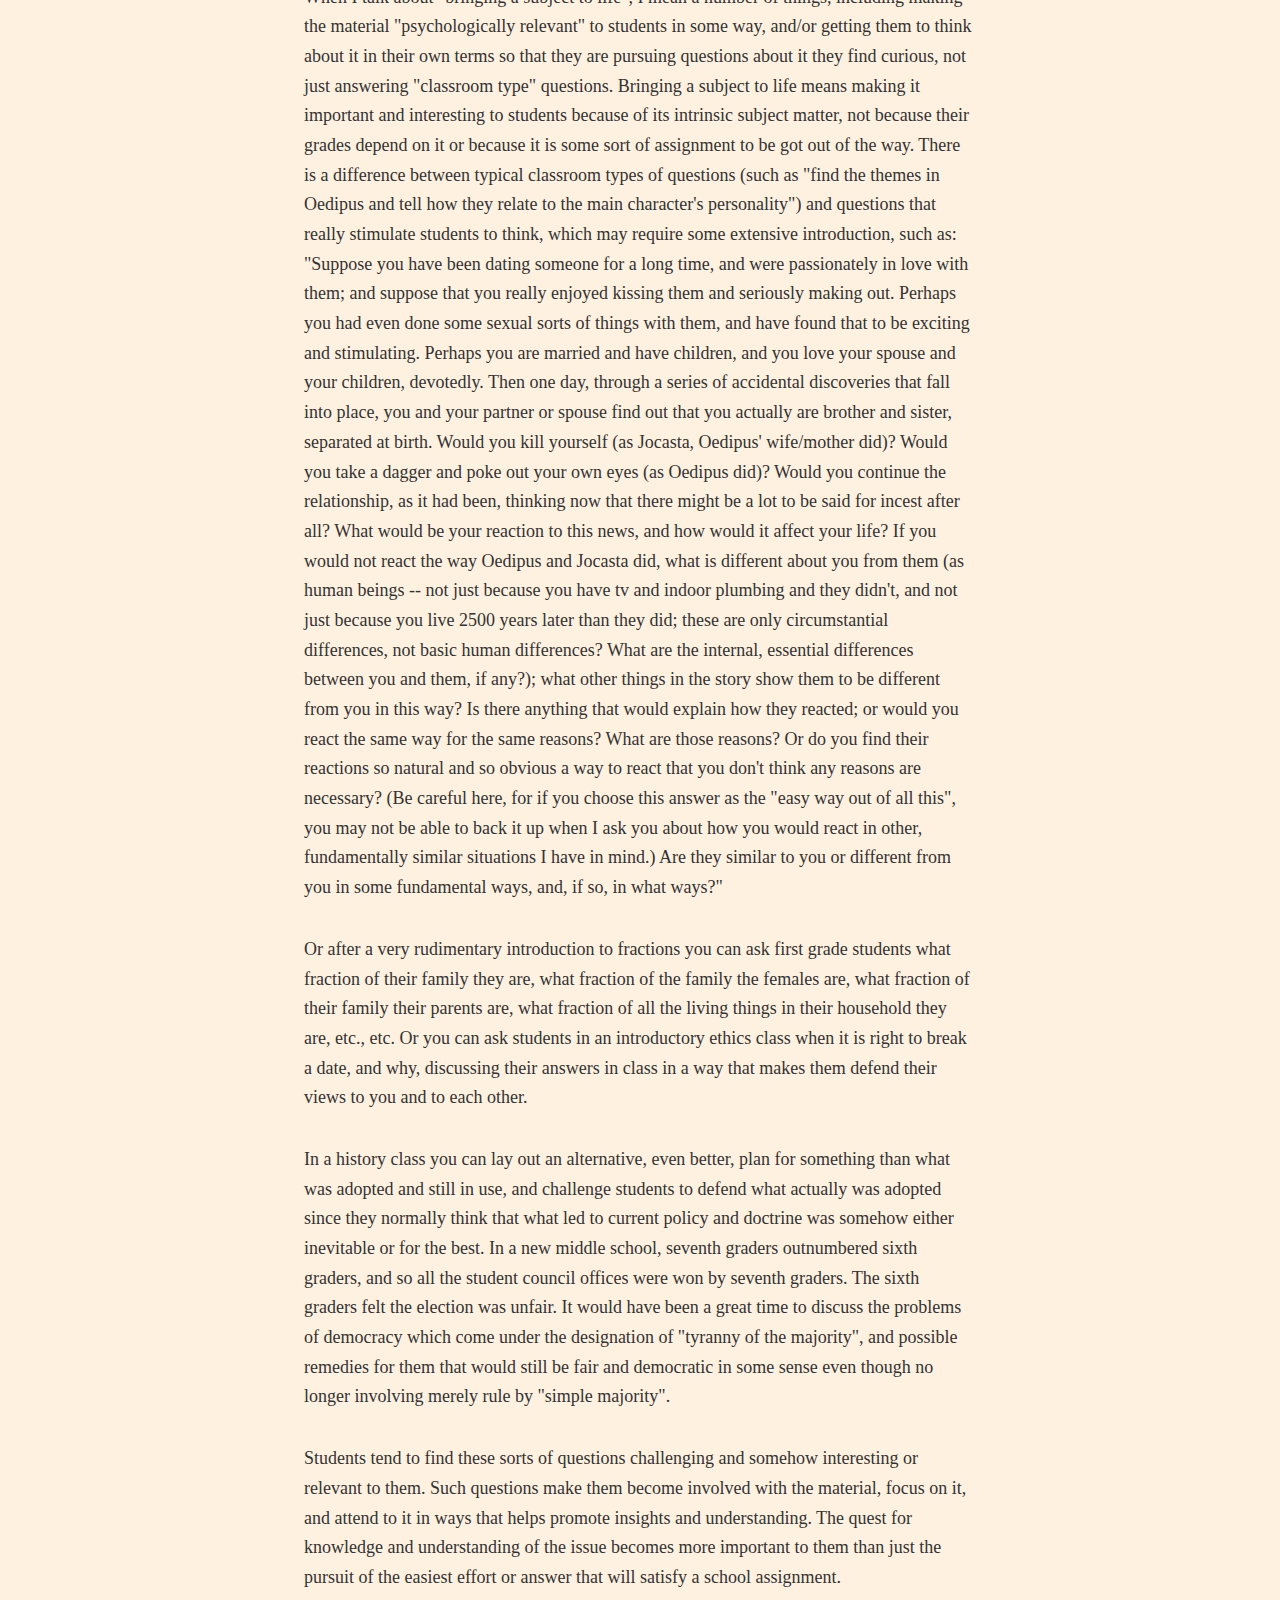
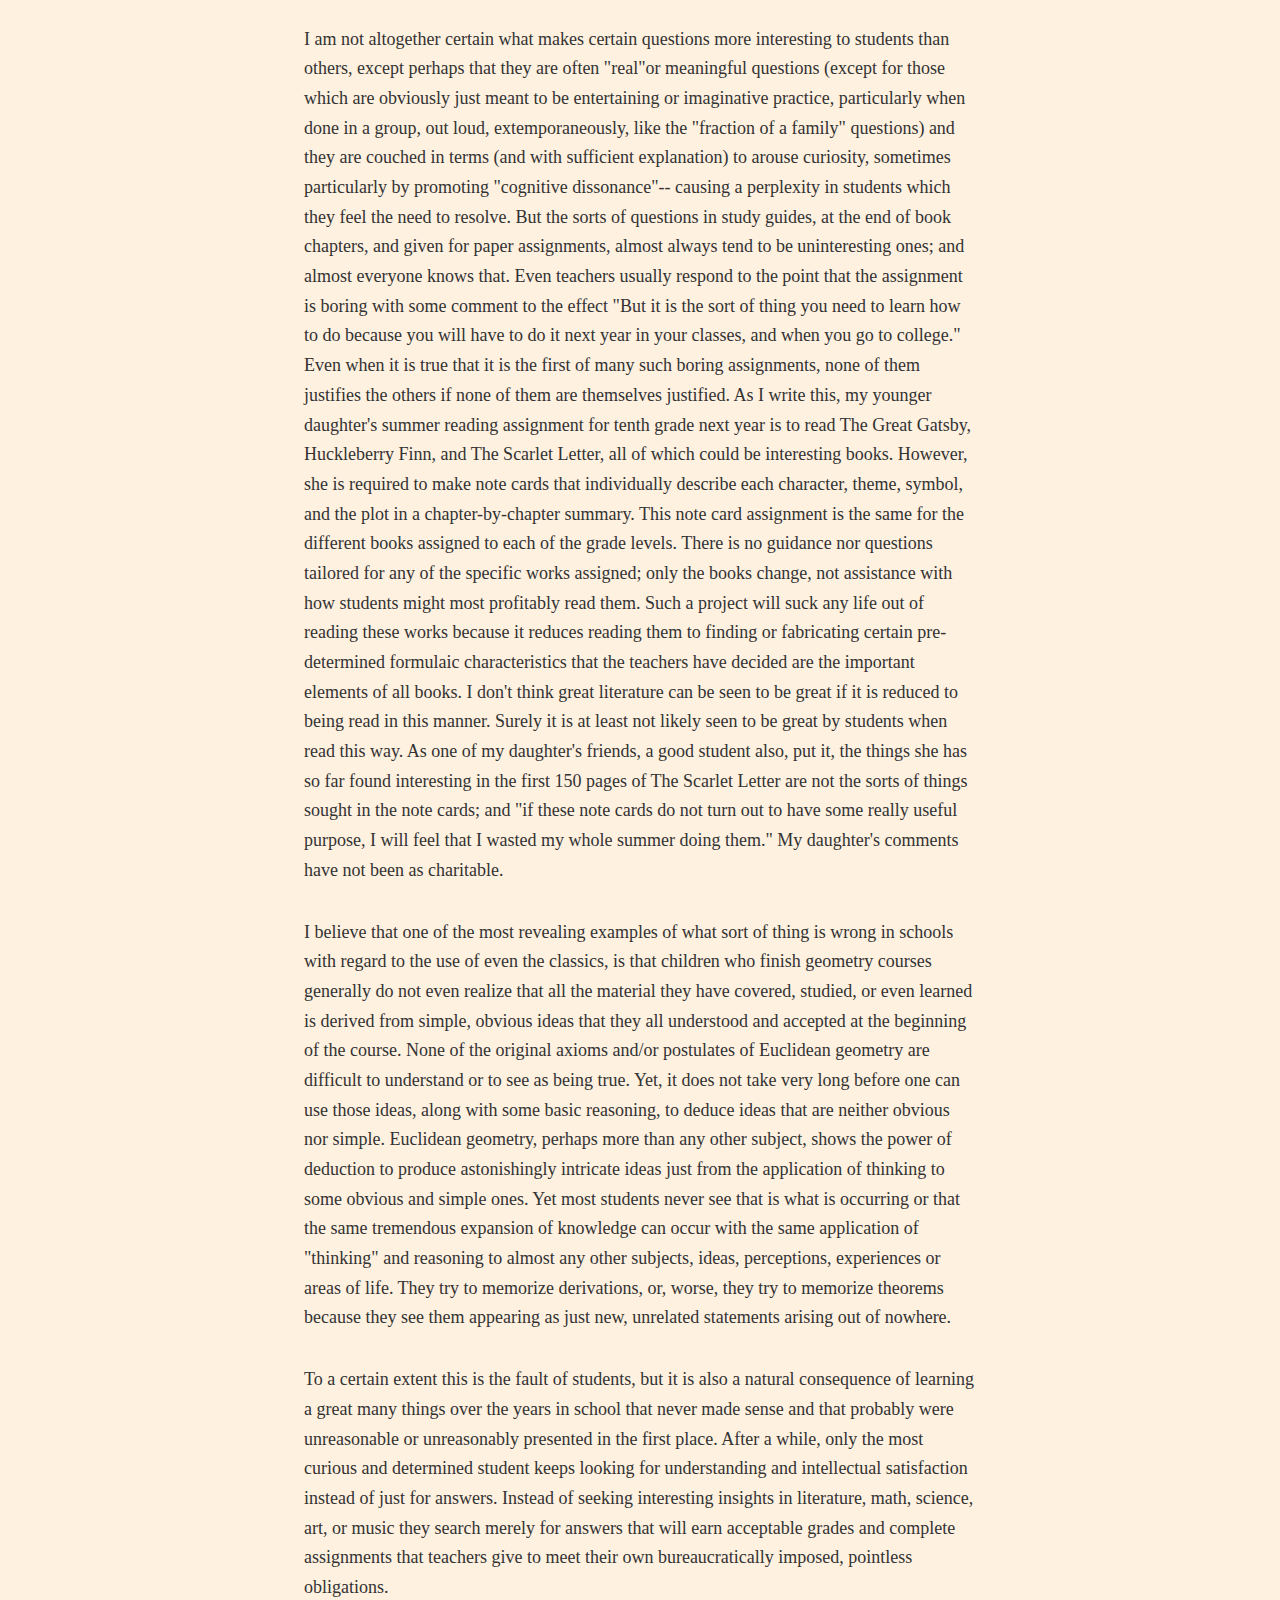
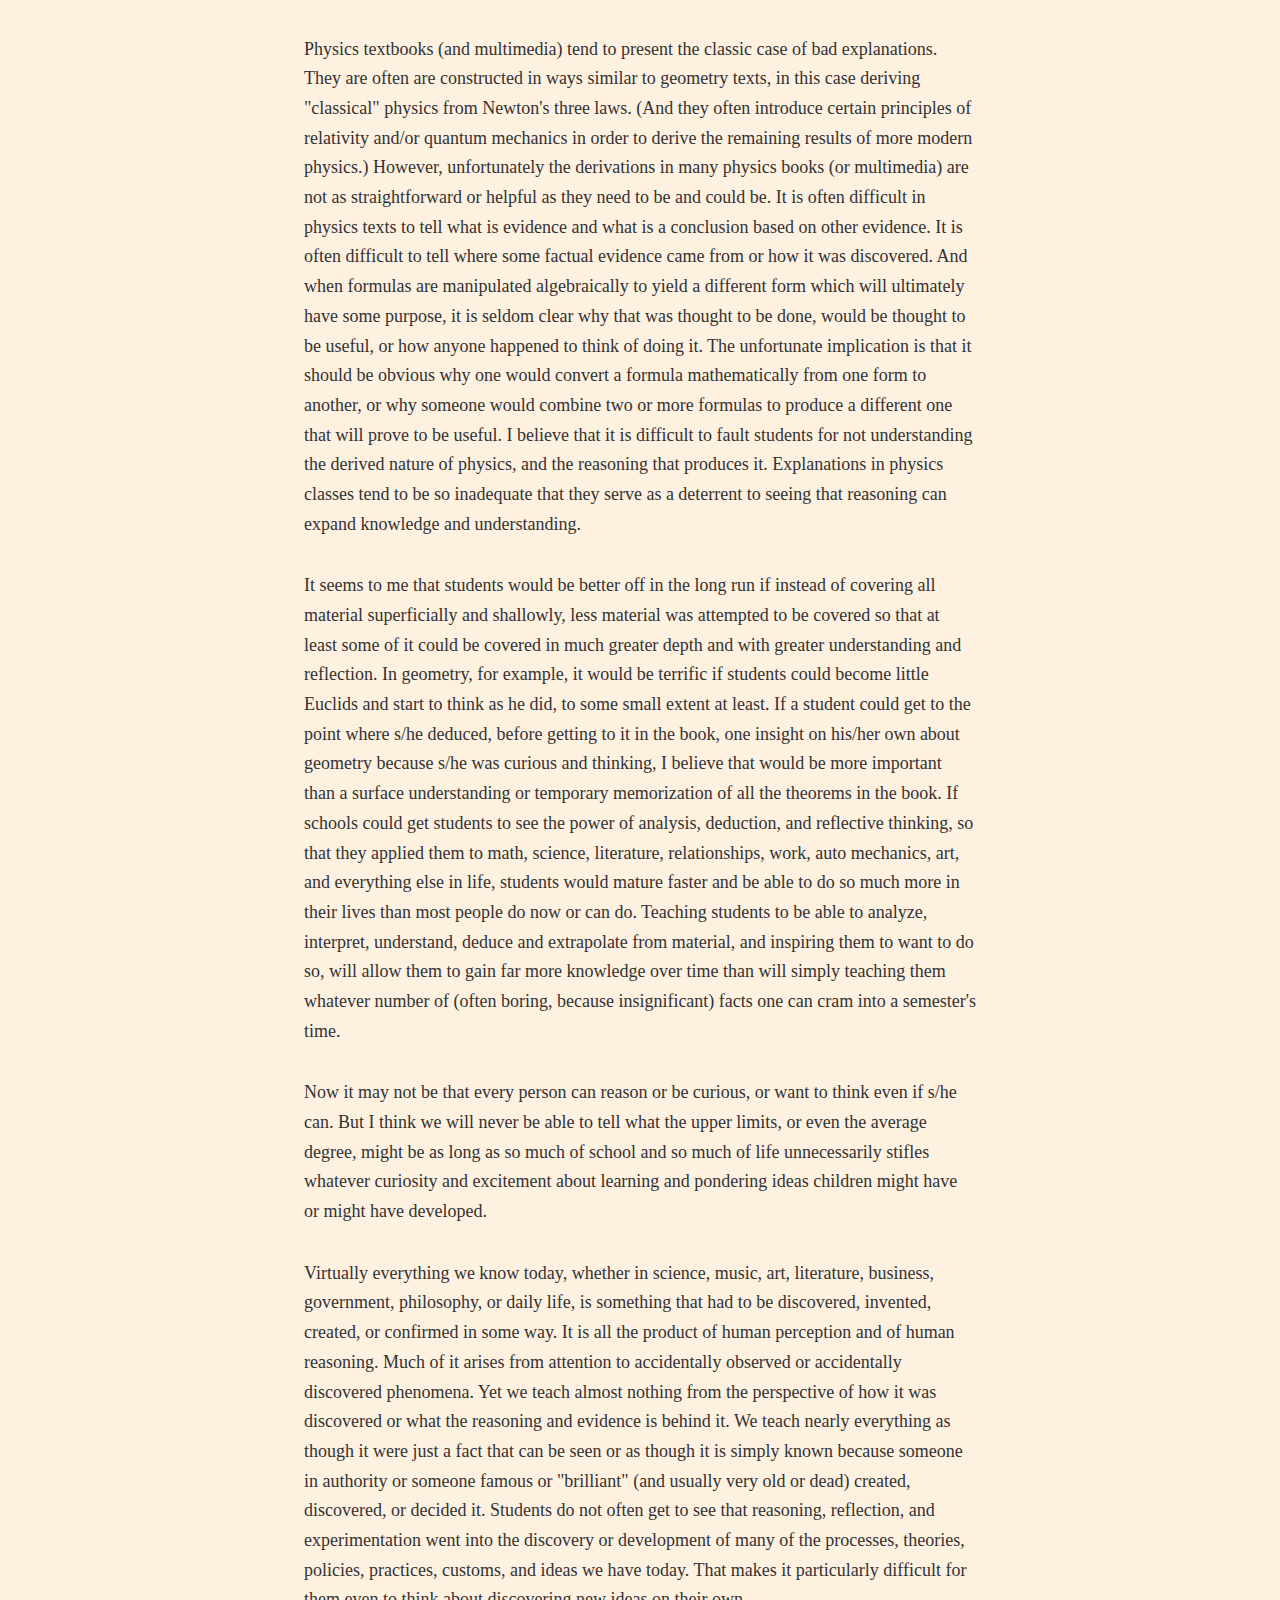
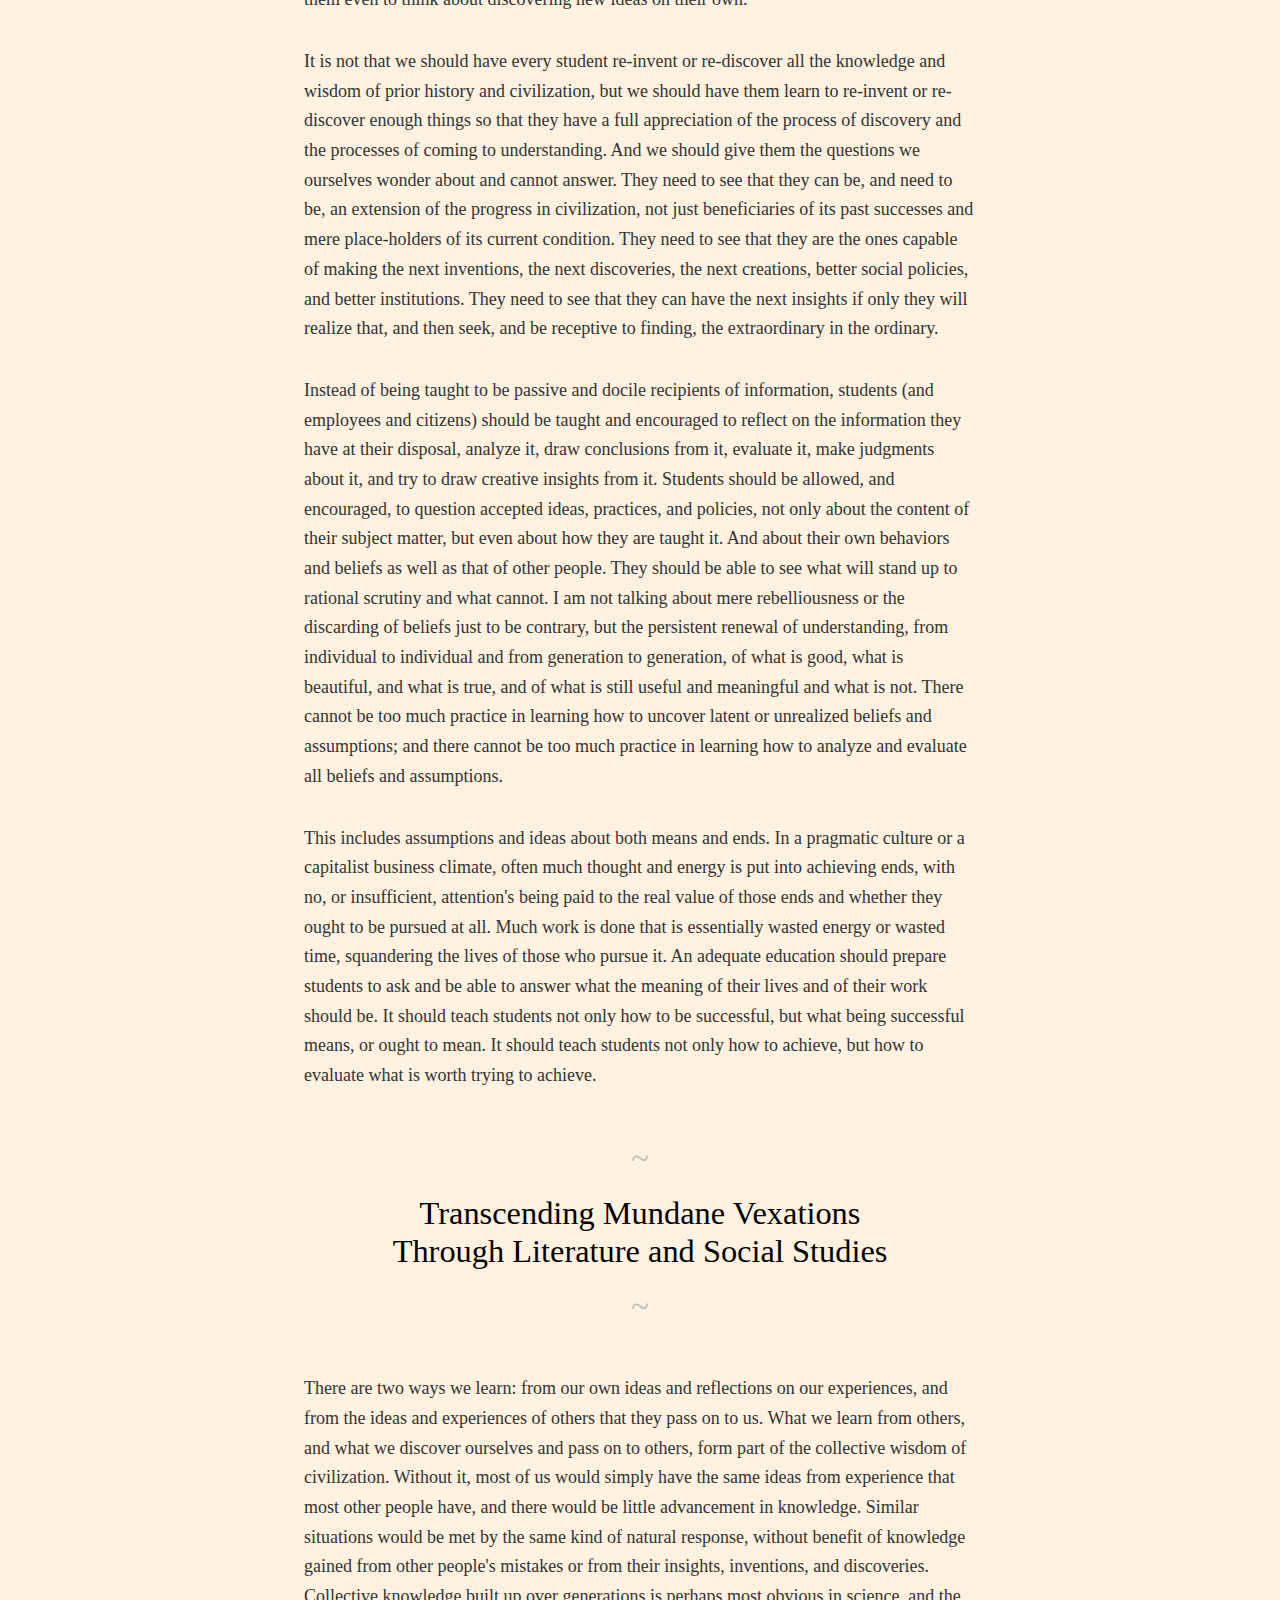
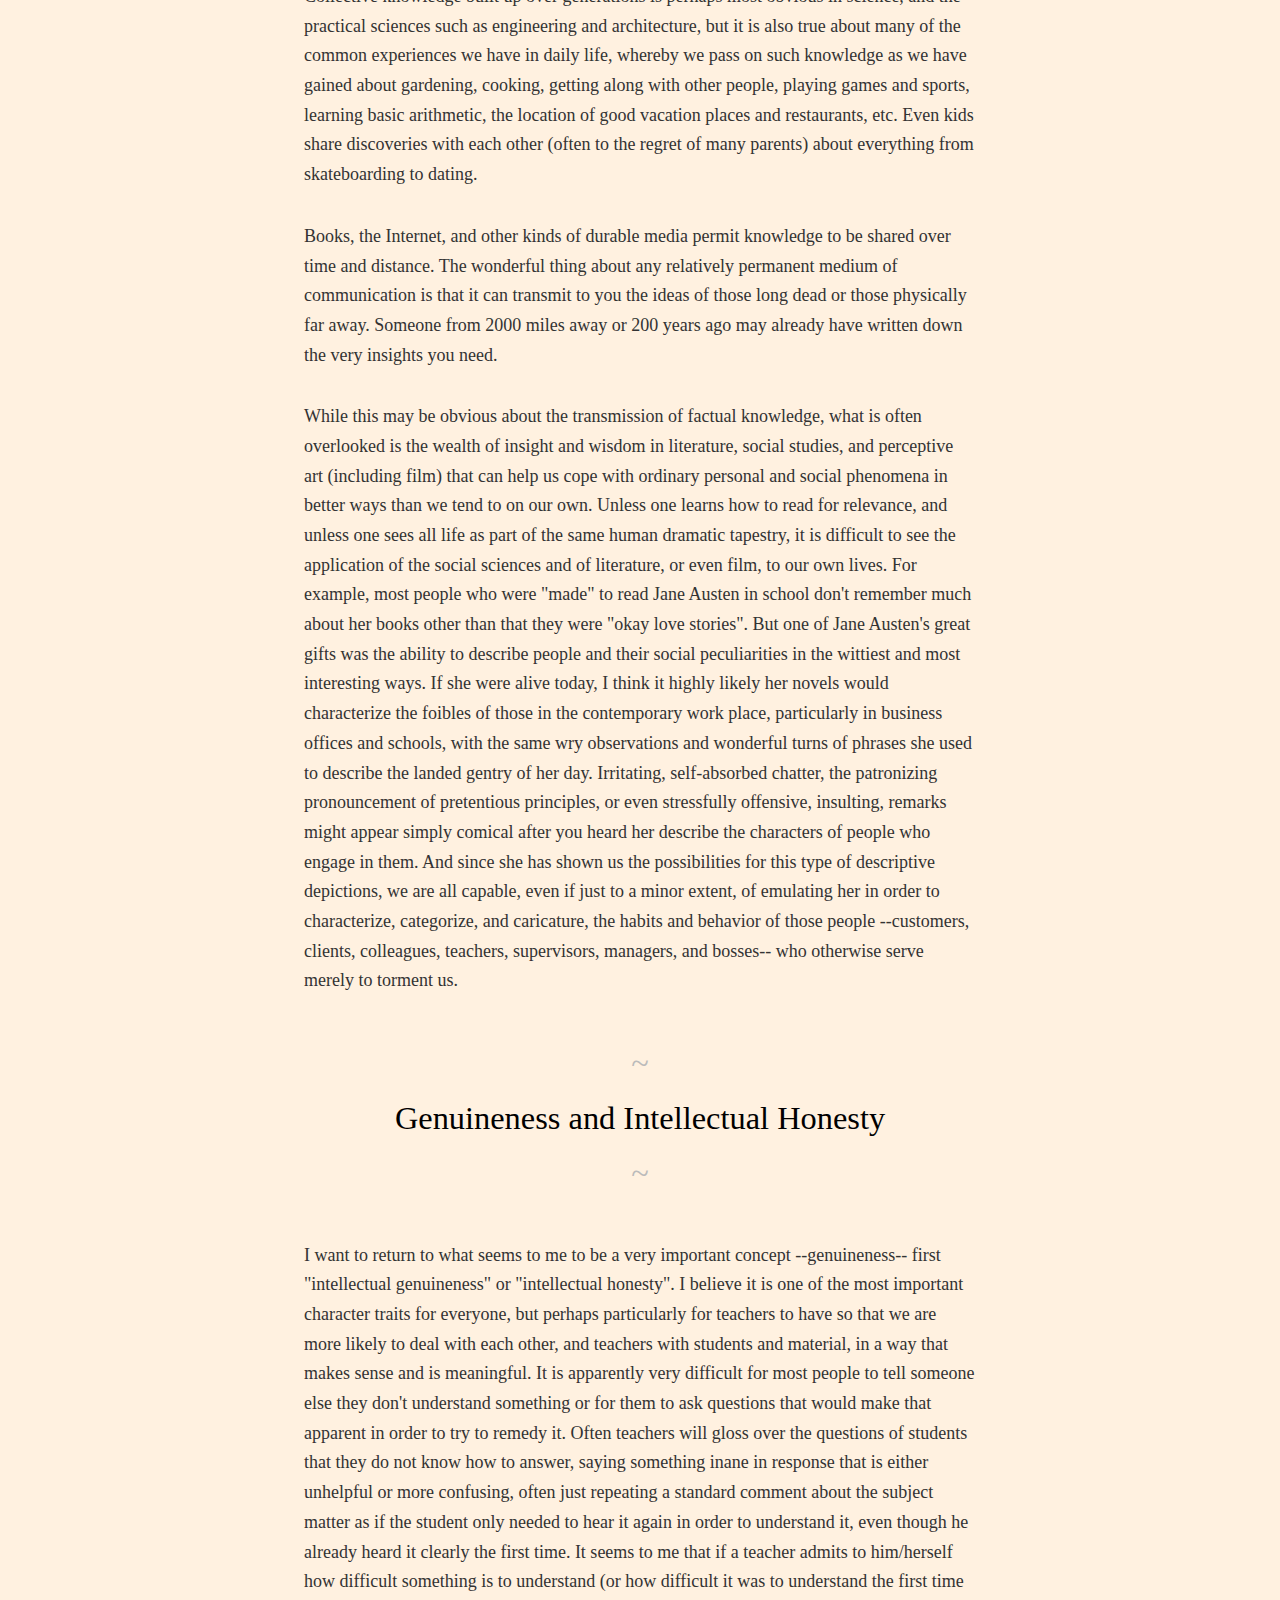
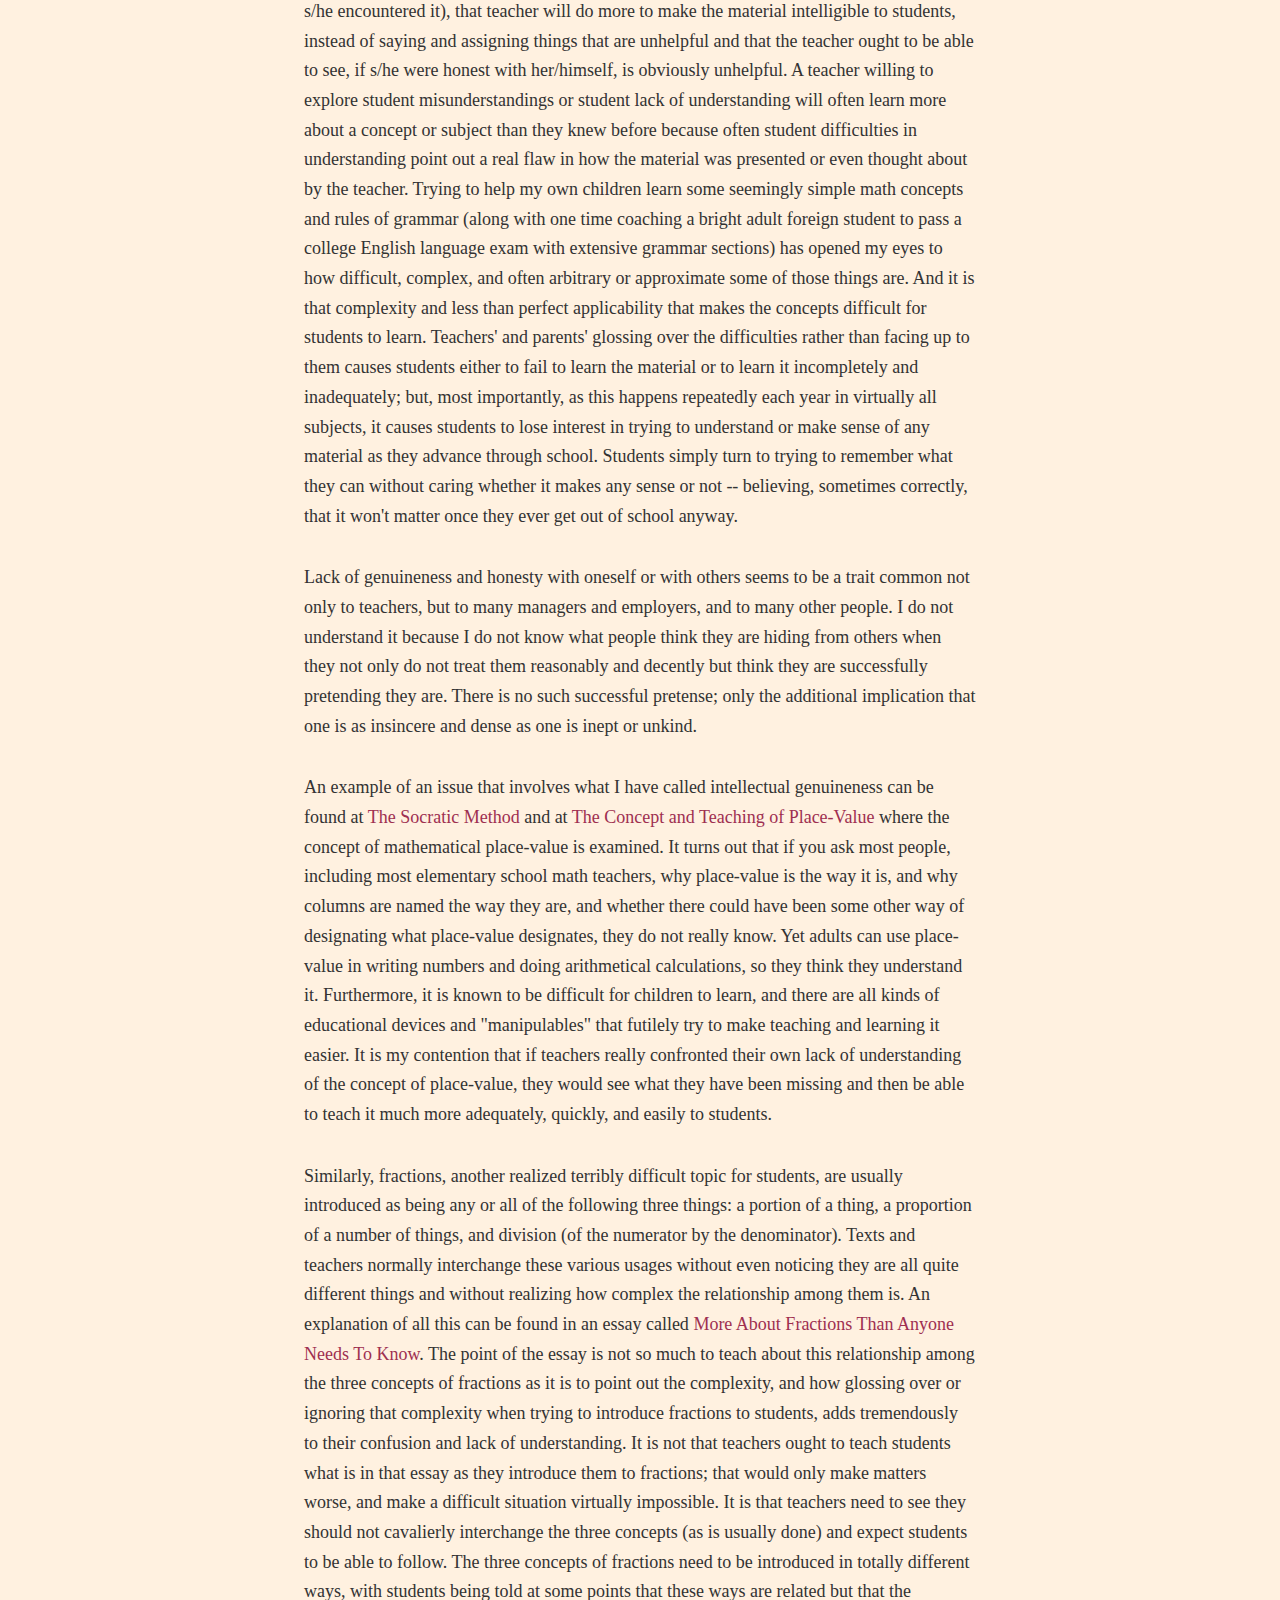
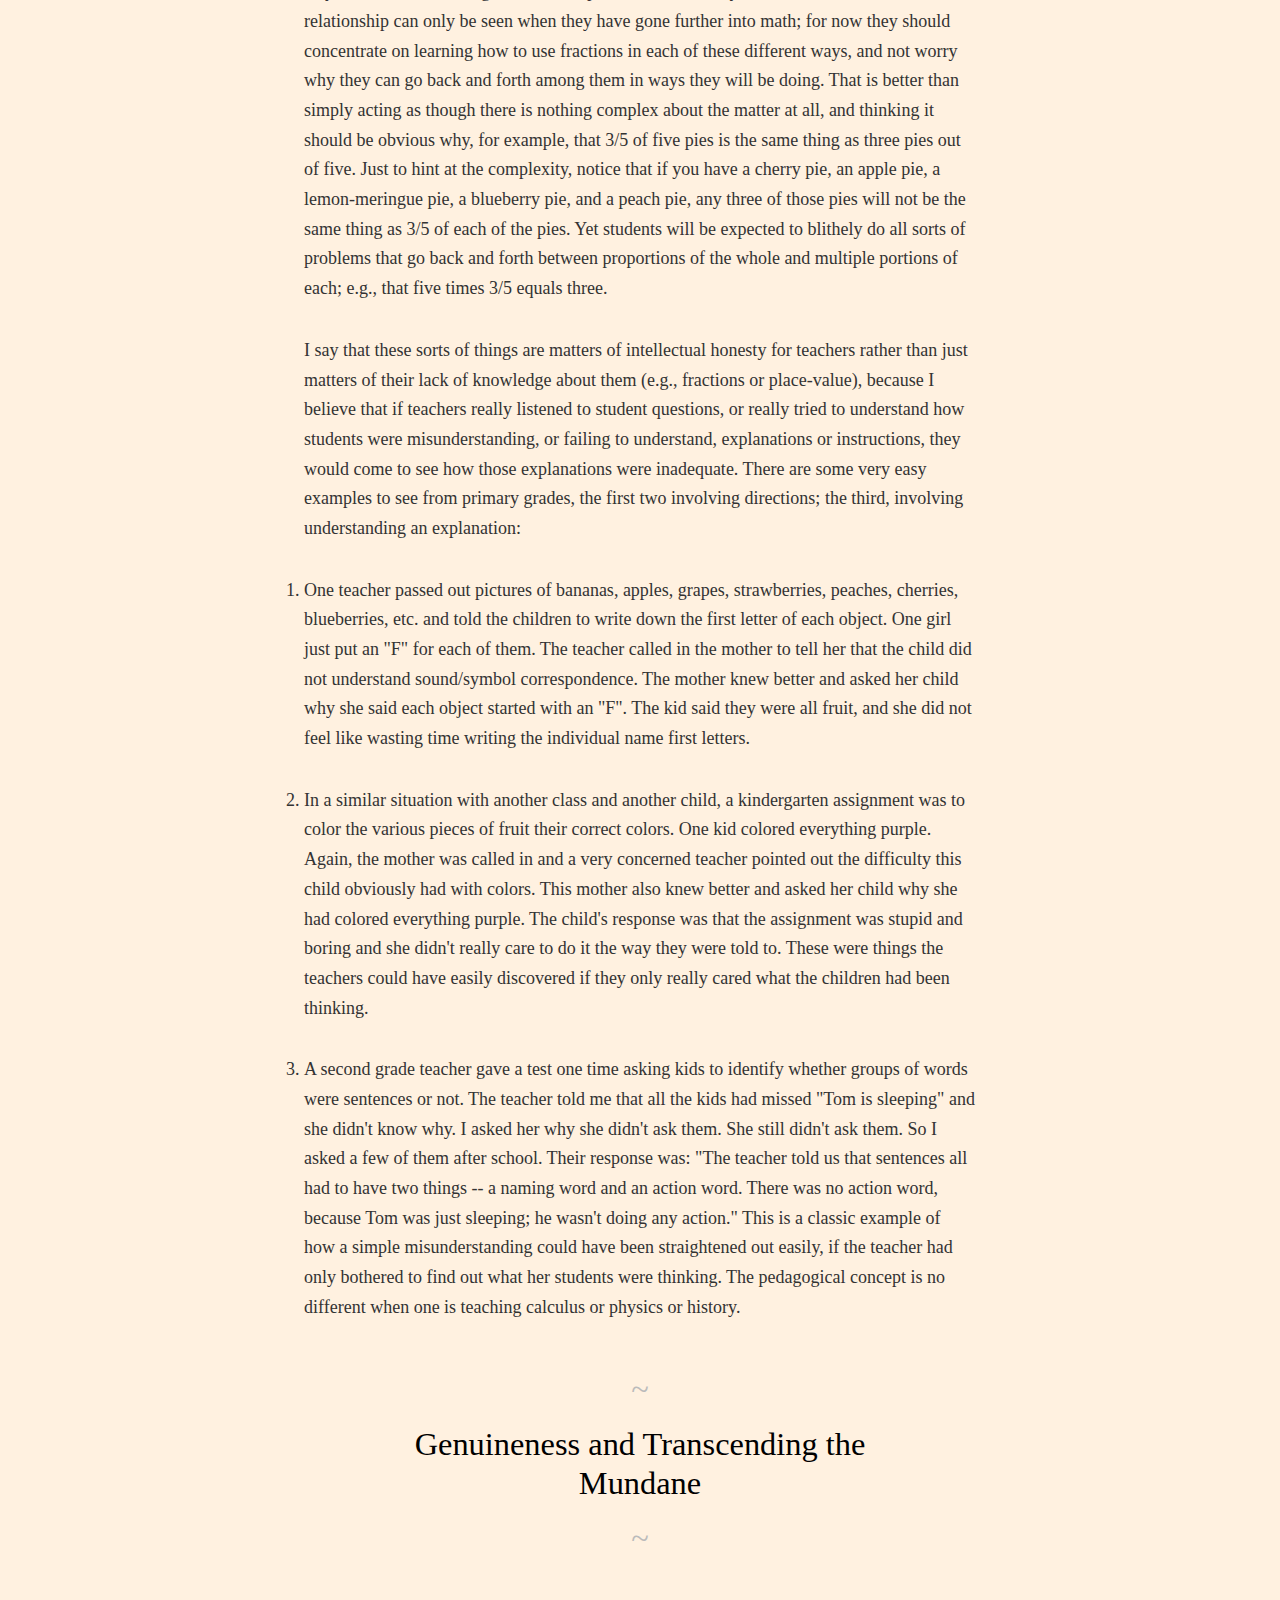
<file: writings/philosophical_writings/fighting_for_the_higher_self.html>
<!DOCTYPE html>
<html lang="en">
<head>
    <meta charset="UTF-8">
    <title>Fighting for the Higher Self | Rick Garlikov</title>
    <meta name="viewport" content="width=device-width, initial-scale=1, maximum-scale=1">
    <link rel="icon" href="../../favicon.png" sizes="16x16" type="image/png">

    <meta name="description" content="Philosophy and Philosophy of Education Writings of Richard Garlikov">
    <meta name="keywords" content="Philosophy,Education,Photography,Writing,Personal">

    <link rel="stylesheet" type="text/css" href="../../stylesheet.css">
</head>
<body>
	<!--<blockquote>
		<q>What is man, that thou art mindful of him? And the son of man, that thou visitest him? For thou has made him a little lower than the angels, and has crowned him with glory and honor.</q>
		<cite>Psalms 8:4-5</cite>
	</blockquote>

	<blockquote>
		<q>Capacity for the nobler feelings is in most natures a very tender plant, easily killed, not only by hostile influences, but by mere want of sustenance; and in the majority of young persons it speedily dies away if the occupations to which their position has devoted them, and the society into which it has thrown them, are not favorable to keeping that higher capacity in exercise. Men lose their high aspirations as they lose their intellectual tastes, because they have not time or opportunity for indulging them; and they addict themselves to inferior pleasures, not because they deliberately prefer them, but because they are either the only ones to which they have access or the only ones which they are any longer capable of enjoying. It may be questioned whether anyone who has remained equally susceptible to both classes of pleasures ever knowing and calmly preferred the lower, though many, in all ages, have broken down in an ineffectual attempt to combine both.</q>
		<span>John Stuart Mill, <cite>Utilitarianism</cite></span>
	</blockquote>

	<blockquote>
		<q>Make your lives extraordinary.</q>
		<span>John Keating, protagonist in the movie '<cite>The Dead Poets Society</cite>'</span>
	</blockquote>

	<blockquote>
		<q>Be all that you can be.</q>
		<span><cite>U.S. Army recruiting slogan and jingle</cite> -- accompanied on tv commercials by video reference to career/organization skills, physical fitness, and extreme or exotic adventure</span>
	</blockquote>-->

	<header>
		<h1>Fighting for the Higher Self</h1>
		<h2 class="author"><a href="../../rick_garlikov.html">Rick Garlikov</a></h2>
	</header>

	<section>
		<p>Books, magazines, news articles and programs, talk shows, infotainment, and infomercials, tell us all how to make more money, live longer and healthier, be more physically fit, be more active, and have more fun and excitement. Such self-improvement advice for "success", and the market for it, is pervasive. But with the exception of religious preaching, which is usually quite narrow in its exhortations, there is not much in popular culture nor in schools today that beckons or challenges us to "be all that we can be" in regard to nobility of spirit and understanding, and in regard to striving for a higher plane of non-material self-actualization and fulfillment -- along with whatever else we do in life.</p>

		<p>It is not that one has to give up worthwhile physical pleasures or material comforts, joys, and goods in order to achieve higher aspirations. Even instant or merely temporary gratifications are not necessarily incompatible with higher pleasures, unless they are all one is seeking. It is that the pursuit of the physical and material need not, and should not, preclude thinking and reasoning of the highest order; nor should they prevent the pursuit of what is best for the spirit. Yet, in our culture today, the pursuit of the higher self -- the development of our individual worthwhile talents and abilities, the development of our senses of curiosity, wonder, and awe (which should increase, not decrease, as we gain more knowledge), as well as our senses of humor, the playful, and the ridiculous; the pursuit of understanding and wisdom (as opposed to just specific, factual or technical and practical knowledge), the pursuit of understanding of and appreciation for the good and the beautiful, rather than the possession of the merely currently fashionable and popular or immediately pleasurable -- is neither fostered in schools nor modeled very much in the media, if at all. It is a pursuit that does not occur to many people, and when it does, there are forces at work that discourage it as being impractical, arrogant, too human-centered, anti-social, austere, disrespectful of tradition, or subversive of the allegedly more important economic need for specialization whereby people serve primarily to fill instrumental roles within viable organizations. I have titled this essay "Fighting For the Higher Self" because it takes a real struggle to overcome these forces, whether one is trying to do it for one's own inner being or whether one is trying to help others do it, particularly (one's) children. It takes as much of a struggle even to get children, and sometimes adults, to see there can be a higher self, and that it is worth pursuing, because too often, in our daily life, it just does not seem important or necessary to make the effort.</p>

		<p>However, it may be in people's best overall personal interests, and for society's long term benefit, to pursue their higher selves even if that might cause some temporary conflicts with, or within, existing social and economic institutions. One should not mistake comfort in the familiarity of the status quo with its being the most beneficial condition.</p>

		<p>With regard to what is in people's best interests, I think Aristotle had it close to correct when he said that happiness was not in the mere having of possessions nor of reputation or power, though those were useful, but that it is "an activity of the soul in conformity with excellence."</p>

		<p>I would argue that happiness also stems from the pursuit of excellence or of desirable (not just desired) ends, even when the pursuit fails to achieve whatever is sought. Psychologically, there is something about the pursuit of the good that gets one's focus off just one's "self", particularly one's more petty or mundane concerns, and onto an ideal "outside" one's self that is, in some sense, more universal and more important, more satisfying and more uplifting --something transcendent.</p>

		<p>(There is also a kind of happiness, that stems even from just a virtuous pursuit of desired things, though those things may not actually be desirable, and may end up being disappointing if achieved; and even if the desire for them itself later disappears and is regretted or thought to have been foolish. The happiness arises from the activity of the soul, the quest of the mind. So that one might be glad one strived for something, even if the actual achieving of it turned out to be hollow or disappointing. The endeavor, not the end, was good.)</p>

		<p>But a number of things conspire to prevent people from seeking, or even thinking to seek, wiser and nobler pursuits and deeper understanding. I have written about many of these in regard to education, and some in regard to popular religion, in detail <a href="http://www.garlikov.com/writings.htm">elsewhere</a> so I will only give the summary view here:</p>
		<ol>
			<li>the trivialization of knowledge as a litany of disconnected facts presented as though they were obvious and as though they were somehow important just in themselves, neither of which is usually true (more about this momentarily),</li>
			<li>school testing and grading, with the emphasis on memorization and surface recall (rather than the learning and understanding) of material, which learned without understanding is usually meaningless to students, whether it has, or could have, any real significance or not,</li>
			<li>school "busywork" assignments that are not productive, except for determining grades for students in what is alleged to be an objective manner, but which is nevertheless arbitrary and subjective because the standard itself is arbitrary and subjective.</li>
		</ol>

		<p>The above three elements are common to schools, and foster surface learning without deep understanding by camouflaging the need and benefit of it (particularly perhaps for "better" students when they can achieve A's without having to try to uncover and grasp the underlying foundations of the material). Students come to just accept facts and beliefs as part of the common furniture of the universe instead of having an appreciation for the wonder of discovery, insight, and invention. They are not likely to try to add significantly to the sum of civilization's knowledge and wisdom if they see no particular importance in it. The next five appear primarily outside of classrooms, though sometimes still in school systems philosophically and administratively.</p>
		<ol start="4">
			<li>pretentious pseudo-intellectualism that makes reflective, deeper thinking seem contrary to common sense and reason, and</li>
			<li>absolutist and simplistic, religious preaching that makes the life of the spirit seem (or actually be) either joyless, or blindly accepting and ignorantly and insensitively blissful.</li>
			<li>simplistic, often blindly ideological, political solutions and arguments to complex economic and social problems. It is sometimes difficult to tell whether politicians, editors, and government officials who espouse such views actually believe them or whether they are merely pandering to those who do. Either way, neither deeper understanding nor higher ideals are being advanced.</li>
			<li>the search in business and social relationships for the easiest solutions and quickest fixes, whether they really work or not, and whether they even make any sense or not.</li>
			<li>the fear to be different, to be genuine and honest, in matters of the mind and the heart; perhaps particularly the fear that striving for excellence in an unusual (or not already popular and respected) area will make one seem conceited.</li>
		</ol>

		<p>All these things give higher mental and moral pursuits and development a bad name and make them seem unnecessary. Of no more help are those who think that schools merely need to present works that have higher level or more significant content, such as "the classics", no matter how they might be taught. They do not worry whether the classics in art, music, philosophy, or literature will be brought to life for students or not. They usually make the unsupported and generally unsupportable claim that "exposure" to good works is all that is necessary for people to get much out of them and appreciate them. Most students find such introductions boring and meaningless, and rightfully so, since they have not been properly prepared to see the value in these works.</p>

		<p>A false or misleading dichotomy seems to have arisen with regard to education. Too often, schools and parents seem to confuse simplicity and ease of material with its being stimulating and fun, while thinking that more valuable material must be complex and extremely difficult to learn. So the view tends to be that subject matter cannot be both interesting and stimulating to students while being complex or difficult at the same time, and when difficult material is then assigned, it is accompanied by tedious busywork to make students slave through it bit by bit, and/or tests are promised so that students will tend to try to memorize what they can. But I think it is not true that complex or difficult material cannot be made interesting. The important aspects to make something both interesting and worthwhile are not how easy or difficult they are to learn without much instruction, but how good they are and how well, with the proper teaching, they can be made accessible, interesting, and useful to students. It is not the worth of the content alone, but how well it is taught, that is normally what is important for bringing material to life to students and for making student efforts to work through it be worthwhile, stimulating, and enjoyable. There is nothing in the passive reading, hearing, or viewing of a great work, or even in the memorization, or forced slogging through, of what is in it, that automatically fosters excitement or wisdom. In fact, as all but perhaps the luckiest students throughout history have known, such experiences of the classic or any complex works in any field -- from the humanities to mathematics and science-- produce quite the opposite result.</p>

		<p>Yet, some complex, even classic, works in almost all fields can serve as models in at least five different ways -- as long as they are taught using reasonable and stimulating (pedagogical) approaches that make the gifts of the works accessible to students:</p>
		<ol>
			<li>they show what the human mind and spirit is capable of achieving,</li>
			<li>they intimate how much more there is to be known and to be done,</li>
			<li>they can help the mind train for the effective pursuit of intellectual and spiritual goals, by actively tracing the creative insightful steps of others, and</li>
			<li>they can help the mind and soul find pleasure in the pursuit of those goals.</li>
			<li>they can help us gain perspective about the kinds of daily problems and irritations in life, and help us "rise above" them.</li>
		</ol>

		<p>When I talk about "bringing a subject to life", I mean a number of things, including making the material "psychologically relevant" to students in some way, and/or getting them to think about it in their own terms so that they are pursuing questions about it they find curious, not just answering "classroom type" questions. Bringing a subject to life means making it important and interesting to students because of its intrinsic subject matter, not because their grades depend on it or because it is some sort of assignment to be got out of the way. There is a difference between typical classroom types of questions (such as "find the themes in Oedipus and tell how they relate to the main character's personality") and questions that really stimulate students to think, which may require some extensive introduction, such as: "Suppose you have been dating someone for a long time, and were passionately in love with them; and suppose that you really enjoyed kissing them and seriously making out. Perhaps you had even done some sexual sorts of things with them, and have found that to be exciting and stimulating. Perhaps you are married and have children, and you love your spouse and your children, devotedly. Then one day, through a series of accidental discoveries that fall into place, you and your partner or spouse find out that you actually are brother and sister, separated at birth. Would you kill yourself (as Jocasta, Oedipus' wife/mother did)? Would you take a dagger and poke out your own eyes (as Oedipus did)? Would you continue the relationship, as it had been, thinking now that there might be a lot to be said for incest after all? What would be your reaction to this news, and how would it affect your life? If you would not react the way Oedipus and Jocasta did, what is different about you from them (as human beings -- not just because you have tv and indoor plumbing and they didn't, and not just because you live 2500 years later than they did; these are only circumstantial differences, not basic human differences? What are the internal, essential differences between you and them, if any?); what other things in the story show them to be different from you in this way? Is there anything that would explain how they reacted; or would you react the same way for the same reasons? What are those reasons? Or do you find their reactions so natural and so obvious a way to react that you don't think any reasons are necessary? (Be careful here, for if you choose this answer as the "easy way out of all this", you may not be able to back it up when I ask you about how you would react in other, fundamentally similar situations I have in mind.) Are they similar to you or different from you in some fundamental ways, and, if so, in what ways?"</p>

		<p>Or after a very rudimentary introduction to fractions you can ask first grade students what fraction of their family they are, what fraction of the family the females are, what fraction of their family their parents are, what fraction of all the living things in their household they are, etc., etc. Or you can ask students in an introductory ethics class when it is right to break a date, and why, discussing their answers in class in a way that makes them defend their views to you and to each other.</p>

		<p>In a history class you can lay out an alternative, even better, plan for something than what was adopted and still in use, and challenge students to defend what actually was adopted since they normally think that what led to current policy and doctrine was somehow either inevitable or for the best. In a new middle school, seventh graders outnumbered sixth graders, and so all the student council offices were won by seventh graders. The sixth graders felt the election was unfair. It would have been a great time to discuss the problems of democracy which come under the designation of "tyranny of the majority", and possible remedies for them that would still be fair and democratic in some sense even though no longer involving merely rule by "simple majority".</p>

		<p>Students tend to find these sorts of questions challenging and somehow interesting or relevant to them. Such questions make them become involved with the material, focus on it, and attend to it in ways that helps promote insights and understanding. The quest for knowledge and understanding of the issue becomes more important to them than just the pursuit of the easiest effort or answer that will satisfy a school assignment.</p>

		<p>I am not altogether certain what makes certain questions more interesting to students than others, except perhaps that they are often "real"or meaningful questions (except for those which are obviously just meant to be entertaining or imaginative practice, particularly when done in a group, out loud, extemporaneously, like the "fraction of a family" questions) and they are couched in terms (and with sufficient explanation) to arouse curiosity, sometimes particularly by promoting "cognitive dissonance"-- causing a perplexity in students which they feel the need to resolve. But the sorts of questions in study guides, at the end of book chapters, and given for paper assignments, almost always tend to be uninteresting ones; and almost everyone knows that. Even teachers usually respond to the point that the assignment is boring with some comment to the effect "But it is the sort of thing you need to learn how to do because you will have to do it next year in your classes, and when you go to college." Even when it is true that it is the first of many such boring assignments, none of them justifies the others if none of them are themselves justified. As I write this, my younger daughter's summer reading assignment for tenth grade next year is to read The Great Gatsby, Huckleberry Finn, and The Scarlet Letter, all of which could be interesting books. However, she is required to make note cards that individually describe each character, theme, symbol, and the plot in a chapter-by-chapter summary. This note card assignment is the same for the different books assigned to each of the grade levels. There is no guidance nor questions tailored for any of the specific works assigned; only the books change, not assistance with how students might most profitably read them. Such a project will suck any life out of reading these works because it reduces reading them to finding or fabricating certain pre-determined formulaic characteristics that the teachers have decided are the important elements of all books. I don't think great literature can be seen to be great if it is reduced to being read in this manner. Surely it is at least not likely seen to be great by students when read this way. As one of my daughter's friends, a good student also, put it, the things she has so far found interesting in the first 150 pages of The Scarlet Letter are not the sorts of things sought in the note cards; and "if these note cards do not turn out to have some really useful purpose, I will feel that I wasted my whole summer doing them." My daughter's comments have not been as charitable.</p>

		<p>I believe that one of the most revealing examples of what sort of thing is wrong in schools with regard to the use of even the classics, is that children who finish geometry courses generally do not even realize that all the material they have covered, studied, or even learned is derived from simple, obvious ideas that they all understood and accepted at the beginning of the course. None of the original axioms and/or postulates of Euclidean geometry are difficult to understand or to see as being true. Yet, it does not take very long before one can use those ideas, along with some basic reasoning, to deduce ideas that are neither obvious nor simple. Euclidean geometry, perhaps more than any other subject, shows the power of deduction to produce astonishingly intricate ideas just from the application of thinking to some obvious and simple ones. Yet most students never see that is what is occurring or that the same tremendous expansion of knowledge can occur with the same application of "thinking" and reasoning to almost any other subjects, ideas, perceptions, experiences or areas of life. They try to memorize derivations, or, worse, they try to memorize theorems because they see them appearing as just new, unrelated statements arising out of nowhere.</p>

		<p>To a certain extent this is the fault of students, but it is also a natural consequence of learning a great many things over the years in school that never made sense and that probably were unreasonable or unreasonably presented in the first place. After a while, only the most curious and determined student keeps looking for understanding and intellectual satisfaction instead of just for answers. Instead of seeking interesting insights in literature, math, science, art, or music they search merely for answers that will earn acceptable grades and complete assignments that teachers give to meet their own bureaucratically imposed, pointless obligations.</p>

		<p>Physics textbooks (and multimedia) tend to present the classic case of bad explanations. They are often are constructed in ways similar to geometry texts, in this case deriving "classical" physics from Newton's three laws. (And they often introduce certain principles of relativity and/or quantum mechanics in order to derive the remaining results of more modern physics.) However, unfortunately the derivations in many physics books (or multimedia) are not as straightforward or helpful as they need to be and could be. It is often difficult in physics texts to tell what is evidence and what is a conclusion based on other evidence. It is often difficult to tell where some factual evidence came from or how it was discovered. And when formulas are manipulated algebraically to yield a different form which will ultimately have some purpose, it is seldom clear why that was thought to be done, would be thought to be useful, or how anyone happened to think of doing it. The unfortunate implication is that it should be obvious why one would convert a formula mathematically from one form to another, or why someone would combine two or more formulas to produce a different one that will prove to be useful. I believe that it is difficult to fault students for not understanding the derived nature of physics, and the reasoning that produces it. Explanations in physics classes tend to be so inadequate that they serve as a deterrent to seeing that reasoning can expand knowledge and understanding.</p>

		<p>It seems to me that students would be better off in the long run if instead of covering all material superficially and shallowly, less material was attempted to be covered so that at least some of it could be covered in much greater depth and with greater understanding and reflection. In geometry, for example, it would be terrific if students could become little Euclids and start to think as he did, to some small extent at least. If a student could get to the point where s/he deduced, before getting to it in the book, one insight on his/her own about geometry because s/he was curious and thinking, I believe that would be more important than a surface understanding or temporary memorization of all the theorems in the book. If schools could get students to see the power of analysis, deduction, and reflective thinking, so that they applied them to math, science, literature, relationships, work, auto mechanics, art, and everything else in life, students would mature faster and be able to do so much more in their lives than most people do now or can do. Teaching students to be able to analyze, interpret, understand, deduce and extrapolate from material, and inspiring them to want to do so, will allow them to gain far more knowledge over time than will simply teaching them whatever number of (often boring, because insignificant) facts one can cram into a semester's time.</p>

		<p>Now it may not be that every person can reason or be curious, or want to think even if s/he can. But I think we will never be able to tell what the upper limits, or even the average degree, might be as long as so much of school and so much of life unnecessarily stifles whatever curiosity and excitement about learning and pondering ideas children might have or might have developed.</p>

		<p>Virtually everything we know today, whether in science, music, art, literature, business, government, philosophy, or daily life, is something that had to be discovered, invented, created, or confirmed in some way. It is all the product of human perception and of human reasoning. Much of it arises from attention to accidentally observed or accidentally discovered phenomena. Yet we teach almost nothing from the perspective of how it was discovered or what the reasoning and evidence is behind it. We teach nearly everything as though it were just a fact that can be seen or as though it is simply known because someone in authority or someone famous or "brilliant" (and usually very old or dead) created, discovered, or decided it. Students do not often get to see that reasoning, reflection, and experimentation went into the discovery or development of many of the processes, theories, policies, practices, customs, and ideas we have today. That makes it particularly difficult for them even to think about discovering new ideas on their own.</p>

		<p>It is not that we should have every student re-invent or re-discover all the knowledge and wisdom of prior history and civilization, but we should have them learn to re-invent or re-discover enough things so that they have a full appreciation of the process of discovery and the processes of coming to understanding. And we should give them the questions we ourselves wonder about and cannot answer. They need to see that they can be, and need to be, an extension of the progress in civilization, not just beneficiaries of its past successes and mere place-holders of its current condition. They need to see that they are the ones capable of making the next inventions, the next discoveries, the next creations, better social policies, and better institutions. They need to see that they can have the next insights if only they will realize that, and then seek, and be receptive to finding, the extraordinary in the ordinary.</p>

		<p>Instead of being taught to be passive and docile recipients of information, students (and employees and citizens) should be taught and encouraged to reflect on the information they have at their disposal, analyze it, draw conclusions from it, evaluate it, make judgments about it, and try to draw creative insights from it. Students should be allowed, and encouraged, to question accepted ideas, practices, and policies, not only about the content of their subject matter, but even about how they are taught it. And about their own behaviors and beliefs as well as that of other people. They should be able to see what will stand up to rational scrutiny and what cannot. I am not talking about mere rebelliousness or the discarding of beliefs just to be contrary, but the persistent renewal of understanding, from individual to individual and from generation to generation, of what is good, what is beautiful, and what is true, and of what is still useful and meaningful and what is not. There cannot be too much practice in learning how to uncover latent or unrealized beliefs and assumptions; and there cannot be too much practice in learning how to analyze and evaluate all beliefs and assumptions.</p>

		<p>This includes assumptions and ideas about both means and ends. In a pragmatic culture or a capitalist business climate, often much thought and energy is put into achieving ends, with no, or insufficient, attention's being paid to the real value of those ends and whether they ought to be pursued at all. Much work is done that is essentially wasted energy or wasted time, squandering the lives of those who pursue it. An adequate education should prepare students to ask and be able to answer what the meaning of their lives and of their work should be. It should teach students not only how to be successful, but what being successful means, or ought to mean. It should teach students not only how to achieve, but how to evaluate what is worth trying to achieve.</p>
	</section>

	<section>
		<h3>Transcending Mundane Vexations Through Literature and Social Studies</h3>

		<p>There are two ways we learn: from our own ideas and reflections on our experiences, and from the ideas and experiences of others that they pass on to us. What we learn from others, and what we discover ourselves and pass on to others, form part of the collective wisdom of civilization. Without it, most of us would simply have the same ideas from experience that most other people have, and there would be little advancement in knowledge. Similar situations would be met by the same kind of natural response, without benefit of knowledge gained from other people's mistakes or from their insights, inventions, and discoveries. Collective knowledge built up over generations is perhaps most obvious in science, and the practical sciences such as engineering and architecture, but it is also true about many of the common experiences we have in daily life, whereby we pass on such knowledge as we have gained about gardening, cooking, getting along with other people, playing games and sports, learning basic arithmetic, the location of good vacation places and restaurants, etc. Even kids share discoveries with each other (often to the regret of many parents) about everything from skateboarding to dating.</p>

		<p>Books, the Internet, and other kinds of durable media permit knowledge to be shared over time and distance. The wonderful thing about any relatively permanent medium of communication is that it can transmit to you the ideas of those long dead or those physically far away. Someone from 2000 miles away or 200 years ago may already have written down the very insights you need.</p>

		<p>While this may be obvious about the transmission of factual knowledge, what is often overlooked is the wealth of insight and wisdom in literature, social studies, and perceptive art (including film) that can help us cope with ordinary personal and social phenomena in better ways than we tend to on our own. Unless one learns how to read for relevance, and unless one sees all life as part of the same human dramatic tapestry, it is difficult to see the application of the social sciences and of literature, or even film, to our own lives. For example, most people who were "made" to read Jane Austen in school don't remember much about her books other than that they were "okay love stories". But one of Jane Austen's great gifts was the ability to describe people and their social peculiarities in the wittiest and most interesting ways. If she were alive today, I think it highly likely her novels would characterize the foibles of those in the contemporary work place, particularly in business offices and schools, with the same wry observations and wonderful turns of phrases she used to describe the landed gentry of her day. Irritating, self-absorbed chatter, the patronizing pronouncement of pretentious principles, or even stressfully offensive, insulting, remarks might appear simply comical after you heard her describe the characters of people who engage in them. And since she has shown us the possibilities for this type of descriptive depictions, we are all capable, even if just to a minor extent, of emulating her in order to characterize, categorize, and caricature, the habits and behavior of those people --customers, clients, colleagues, teachers, supervisors, managers, and bosses-- who otherwise serve merely to torment us.</p>
	</section>

	<section>
		<h3>Genuineness and Intellectual Honesty</h3>

		<p>I want to return to what seems to me to be a very important concept --genuineness-- first "intellectual genuineness" or "intellectual honesty". I believe it is one of the most important character traits for everyone, but perhaps particularly for teachers to have so that we are more likely to deal with each other, and teachers with students and material, in a way that makes sense and is meaningful. It is apparently very difficult for most people to tell someone else they don't understand something or for them to ask questions that would make that apparent in order to try to remedy it. Often teachers will gloss over the questions of students that they do not know how to answer, saying something inane in response that is either unhelpful or more confusing, often just repeating a standard comment about the subject matter as if the student only needed to hear it again in order to understand it, even though he already heard it clearly the first time. It seems to me that if a teacher admits to him/herself how difficult something is to understand (or how difficult it was to understand the first time s/he encountered it), that teacher will do more to make the material intelligible to students, instead of saying and assigning things that are unhelpful and that the teacher ought to be able to see, if s/he were honest with her/himself, is obviously unhelpful. A teacher willing to explore student misunderstandings or student lack of understanding will often learn more about a concept or subject than they knew before because often student difficulties in understanding point out a real flaw in how the material was presented or even thought about by the teacher. Trying to help my own children learn some seemingly simple math concepts and rules of grammar (along with one time coaching a bright adult foreign student to pass a college English language exam with extensive grammar sections) has opened my eyes to how difficult, complex, and often arbitrary or approximate some of those things are. And it is that complexity and less than perfect applicability that makes the concepts difficult for students to learn. Teachers' and parents' glossing over the difficulties rather than facing up to them causes students either to fail to learn the material or to learn it incompletely and inadequately; but, most importantly, as this happens repeatedly each year in virtually all subjects, it causes students to lose interest in trying to understand or make sense of any material as they advance through school. Students simply turn to trying to remember what they can without caring whether it makes any sense or not -- believing, sometimes correctly, that it won't matter once they ever get out of school anyway.</p>

		<p>Lack of genuineness and honesty with oneself or with others seems to be a trait common not only to teachers, but to many managers and employers, and to many other people. I do not understand it because I do not know what people think they are hiding from others when they not only do not treat them reasonably and decently but think they are successfully pretending they are. There is no such successful pretense; only the additional implication that one is as insincere and dense as one is inept or unkind.</p>

		<p>An example of an issue that involves what I have called intellectual genuineness can be found at <a href="http://www.garlikov.com/Soc_Meth.html">The Socratic Method</a> and at <a href="http://www.garlikov.com/PlaceValue.html">The Concept and Teaching of Place-Value</a> where the concept of mathematical place-value is examined. It turns out that if you ask most people, including most elementary school math teachers, why place-value is the way it is, and why columns are named the way they are, and whether there could have been some other way of designating what place-value designates, they do not really know. Yet adults can use place-value in writing numbers and doing arithmetical calculations, so they think they understand it. Furthermore, it is known to be difficult for children to learn, and there are all kinds of educational devices and "manipulables" that futilely try to make teaching and learning it easier. It is my contention that if teachers really confronted their own lack of understanding of the concept of place-value, they would see what they have been missing and then be able to teach it much more adequately, quickly, and easily to students.</p>

		<p>Similarly, fractions, another realized terribly difficult topic for students, are usually introduced as being any or all of the following three things: a portion of a thing, a proportion of a number of things, and division (of the numerator by the denominator). Texts and teachers normally interchange these various usages without even noticing they are all quite different things and without realizing how complex the relationship among them is. An explanation of all this can be found in an essay called <a href="http://www.garlikov.com/math/fractions.html">More About Fractions Than Anyone Needs To Know</a>. The point of the essay is not so much to teach about this relationship among the three concepts of fractions as it is to point out the complexity, and how glossing over or ignoring that complexity when trying to introduce fractions to students, adds tremendously to their confusion and lack of understanding. It is not that teachers ought to teach students what is in that essay as they introduce them to fractions; that would only make matters worse, and make a difficult situation virtually impossible. It is that teachers need to see they should not cavalierly interchange the three concepts (as is usually done) and expect students to be able to follow. The three concepts of fractions need to be introduced in totally different ways, with students being told at some points that these ways are related but that the relationship can only be seen when they have gone further into math; for now they should concentrate on learning how to use fractions in each of these different ways, and not worry why they can go back and forth among them in ways they will be doing. That is better than simply acting as though there is nothing complex about the matter at all, and thinking it should be obvious why, for example, that 3/5 of five pies is the same thing as three pies out of five. Just to hint at the complexity, notice that if you have a cherry pie, an apple pie, a lemon-meringue pie, a blueberry pie, and a peach pie, any three of those pies will not be the same thing as 3/5 of each of the pies. Yet students will be expected to blithely do all sorts of problems that go back and forth between proportions of the whole and multiple portions of each; e.g., that five times 3/5 equals three.</p>

		<p>I say that these sorts of things are matters of intellectual honesty for teachers rather than just matters of their lack of knowledge about them (e.g., fractions or place-value), because I believe that if teachers really listened to student questions, or really tried to understand how students were misunderstanding, or failing to understand, explanations or instructions, they would come to see how those explanations were inadequate. There are some very easy examples to see from primary grades, the first two involving directions; the third, involving understanding an explanation:</p>
		<ol>
			<li>One teacher passed out pictures of bananas, apples, grapes, strawberries, peaches, cherries, blueberries, etc. and told the children to write down the first letter of each object. One girl just put an "F" for each of them. The teacher called in the mother to tell her that the child did not understand sound/symbol correspondence. The mother knew better and asked her child why she said each object started with an "F". The kid said they were all fruit, and she did not feel like wasting time writing the individual name first letters.</li>
			<li>In a similar situation with another class and another child, a kindergarten assignment was to color the various pieces of fruit their correct colors. One kid colored everything purple. Again, the mother was called in and a very concerned teacher pointed out the difficulty this child obviously had with colors. This mother also knew better and asked her child why she had colored everything purple. The child's response was that the assignment was stupid and boring and she didn't really care to do it the way they were told to. These were things the teachers could have easily discovered if they only really cared what the children had been thinking.</li>
			<li>A second grade teacher gave a test one time asking kids to identify whether groups of words were sentences or not. The teacher told me that all the kids had missed "Tom is sleeping" and she didn't know why. I asked her why she didn't ask them. She still didn't ask them. So I asked a few of them after school. Their response was: "The teacher told us that sentences all had to have two things -- a naming word and an action word. There was no action word, because Tom was just sleeping; he wasn't doing any action." This is a classic example of how a simple misunderstanding could have been straightened out easily, if the teacher had only bothered to find out what her students were thinking. The pedagogical concept is no different when one is teaching calculus or physics or history.</li>
		</ol>
	</section>

	<section>
		<h3>Genuineness and Transcending the Mundane</h3>

		<p>There is another kind of particularly interesting genuineness besides intellectual honesty, and besides simply being nice and warmhearted toward people generally. I don't know of any existing word or phrase to describe it, but it has to do with an honest, yet general, insightful perspective and willingness to comment about the vagaries and vicissitudes of the human condition in order to share certain kinds of thoughts with others. It can be analytic and serious or wry, witty, bemusing, comic, or even cynical if voiced in a clever enough way to keep it from being mere complaining. It is not about merely being (irritably) chatty nor about broadcasting one's own joys or sorrows to anyone who will listen, but about putting one's observations and feelings into an interesting universal perspective -- a commentary about things that most people might identify with. It is often found in comedy, but it need not be restricted to that.</p>

		<p>It does not even need to be verbal. In one of those brief but indelible moments, I was walking on the sidewalk early one morning when a Volkswagen bug drove by in the opposite direction. I could see it was a young woman driving, and as I peered into the car to get a better look at her, she peered out toward me to do the same. We both caught each other checking each other out, and both immediately were tickled by the fact and smiled, laughed, and waved at each other as she drove by.</p>

		<p>On a more artistic level, drawing, painting, photography, and sculpture often give non-verbal universal insights and perspectives. A temporary museum exhibit of paintings related to the practice of medicine one time portrayed the point that in some cases modern, sterile, technically-driven care, though more effective, was less comforting and caring than those situations in poorer communities of long ago where doctors could do little but hover with relatives to provide emotional comfort for the ill or dying and emotional support for each other. Some of the paintings made it appear that the latter may be a more desirable situation than the former, particularly where death was going to occur anyway. There is also a nice small, bronze sculpture by Rodin of a seated mother with a child standing in her lap, more or less climbing toward her face. The mother has an arm out touching the child. When you first look at it, the statue appears to be a warm, loving, playful interaction between mother and child, but a closer look reveals that the mother's expression and the position of her arm shows that she is really gently, but firmly, trying to hold the child a bit away from her, trying to maintain some of her own space. It is a beautifully constructed, subtle commentary on the balance between the joys of motherhood and its potentially consuming, emotionally suffocating, physically and emotionally draining nature.</p>

		<p>Sometimes this sort of genuine perspective on life is merely a matter of attitude or perspective. My sister reported to me one time that when she and my mother were passengers while my father was driving home after they had visited me at college, he got to a place in a city the interstate highway did not yet bypass, where there were about ten or fifteen blocks of traffic lights in a row. They were timed miserably from a driver's perspective because each one turned red just as you got to it. My father is not amused by this sort of situation, and because the street was basically deserted, he kept trying to "race" (within reason) ever quicker to the next one in the hopes of catching all the green lights instead of all the red ones. He would gun the engine when his light turned green and try to accelerate to the next light, only to have it turn red no matter how fast he went without actually trying to drag race. My sister started to worry that he was going to get totally upset and frustrated, and while they were waiting at the next red light, she suggested he might be happier, and it might work out better, if he just either went very slowly to the next light, or if he just did not really care whether he made one or not. She said something like "Dad, it's okay if we don't make these lights." Such a suggestion to my father under such conditions was itself a bit risky, but she felt his building exasperation was not healthy. To her astonishment, and totally uncharacteristic of him, he just calmly looked back at her, settled back against his seat, pushed his arms against the steering wheel, and said, "No, this is just something I have to do; it has become a personal challenge." He never beat any of them, but it had become something of an amusing, competitive adventure, rather than a total aggravation.</p>

		<p>Years later, when he was 83, he visited my sister's family and was kicking a soccer ball back and forth with his 9 year-old grandson. Although he had always been fairly athletic, his more youthful forte had been basketball and baseball and anything that required good hand-eye coordination, and he had never played soccer. Time has taken its toll on his eyesight and his agility, and that day on one of his kicks, he accidentally got his foot on the ball instead of into the ball, and he fell to the ground on his shoulder. He told the kid he was all right and swore him to secrecy, and then the next day told my sister he must have slept wrong on his shoulder because it was bothering him. When he got home, after driving 500 miles with pain that would barely let him keep his hurt arm on the steering wheel, he went to the doctor and found out nothing was seriously damaged, and that time and some rehab therapy would be sufficient. He was really upset with himself for having been so clumsy, however, and for having become what he considered to be relatively fragile. He was embarrassed about what had happened and he didn't want anyone to know about it. But after I said, "Gee, you should be proud of your injury; how many 83 year old guys do you know that get hurt playing soccer!" he began to take the incident as a sign of athleticism instead of its loss, and he started to get mileage out of bragging to his friends that he had suffered a soccer injury. He even later trotted out an old line that he had always used on me when I had gotten hurt or had a problem as a kid, except that when he had used it with me, he did so seriously. He said he guessed getting hurt this way was "just all a part of growing up." To me, it was especially satisfying, funny, and poignant, coming from him, because as far as I had ever seen or heard before (and so far since), that kind of humor at his own predicament was only part of his nature these two times in his life.</p>

		<p>I had to show a young desk clerk a photo ID recently, and when he looked at the ID and then at me, he laughed and said "Don't worry; time does that to all of us." It made me laugh, and perhaps he had surmised I was the kind of person it would. I thought it was a terrific comment to turn a mundane situation into something that allowed us each to see a bit of spark, a bit of the playful and mischievous in each other, a shared moment that gave us each some pleasure, and whose pleasure multiplied as I told friends and relatives the story. </p>

		<p>That, of course, is a case of flippancy or sarcasm that might not be appreciated by everyone even though it was not meant as a personal gibe but as a general commentary on the human condition and on the futility of vanity based on, at best temporary, external appearance. But if one chooses one's opportunities carefully, it is one sort of thing that can make life be more interesting, and, I think, lived on a higher plane because it acknowledges the existence of other thinking minds and their likely thoughts, peculiar views, or humorous vanities, instead of pretending they do not exist as one only deals with people in a supposedly "civilized", but merely impersonal, mechanically perfunctory manner, "just doing your job", and actually ignoring the fact that those whom one is serving are fellow thinking human beings.</p>

		<p>The flippancy or sarcasm in the above case is not the heart of this; it is the willingness to engage honestly the soul of another whether in humor or seriousness. I photograph weddings, and that is a somewhat stressful, difficult task if you are trying to get pictures that actually show joy and excitement instead of stiff self-consciousness and nervousness. You and your subjects are also under severe time constraints because you don't want the pictures to be an intrusion on the event itself and everyone's sharing of it. Yet you usually have to exert a certain amount of direction and control or the pictures they will want to have later will not get taken or will not look very good. Knowing how and when to intrude in order to direct is difficult and nerve-wracking.  The actual picture-taking part is easy compared to what is involved in cultivating the subjects, if necessary, and getting them to the point where they are at their best for capturing. I liken the experience of doing wedding photography to shooting landscapes in a minefield, because using the camera is the easy part. So the comment that a groom's father made one weekend was particularly nice; and it was not something that he had to say. In fact, it took a kind of gentlemenliness and act of humanity for him to say it. He said that the way I worked showed that I saw myself as someone trying to serve the family, not just someone doing a job. He was a very nice man, and I had noticed, and commented earlier to that effect when I saw him spontaneously move from where he had been standing for a previous picture to accord his wife a place next to their son for one of the group photographs. Most men would not have thought to do that. I thought he went beyond just thanking me for my professional efforts at the wedding in order to make a more personal comment that showed his own sensitivity and feelings and that, I believe because of that, took some social courage which most people would not be willing to exercise. I appreciated very much what he said. </p>

		<p>But it is moments like these, when they are honest and genuine, that make commonplace activities rise to the sublime. They are moments that can be created almost any time and in almost any situation if we are just willing to acknowledge our common humanity with others, and appreciate the remarkable coincidence that we and they, in all the vast amount of time and space that will ever exist, happen to share the same place and moment in the universe, and can help each other out with a touch of kindness or a touch of amusement if we wish to. One has to be willing to reach out to (deserving) others in ways that show something of one's inner being and thoughts, or one's knowledge and understanding. (In the movie Lawrence of Arabia, there is a scene in which an Arab ruler begins a passage from the Koran that T.E. Lawrence finishes, showing knowledge of and respect for his host's culture -- which, of course, made a very favorable impression on his host and the other Arabs, though in the movie Lawrence's superior officer did not like it because he considered it a pandering delay from the business he wanted to transact). Such behavior helps ameliorate the isolation between people. It always makes an impressive movie scene, as well as a great impression in real life, too, when someone quotes a passage of literature from memory that is fitting for the circumstances. And in romantic movies, of course, it is often even more wondrous and melodramatic because the two protagonists will know the same passage and thus essentially be fated to fall in love. But in real life, comments and quotations that show a consciousness of what is both personal and universal permit a bond, even if temporary, to be formed and seen between people.</p>

		<p>But there are simpler, more common ways to show concern for others and a sense of shared humanity. And in some cases, really nice experiences can result from doing so instead of being afraid to be different in some way. One time, during college, I visited my roommate's fiancée in the hospital after her appendectomy. She was in a ward with a great many other patients, one of whom kept calling for a nurse but getting no response. I went over to ask her whether I could help in some way. She was a high school girl, and said she just needed a nurse. Another patient whispered to me that the nurses were really busy, and short-handed, and that what the girl wanted a nurse for was to empty her bedpan, which was filled to the brim. The girl was paralyzed from the waist down and could, of course, not empty it herself. I said I would empty the bedpan, and despite her protestations, did, washed it out and returned it. The girl felt totally embarrassed and I told her she need not be and, with a wry grin said that I was sure she would have done the same for me. She laughed.</p>

		<p>We talked a bit, and her mother came in, and told me off to the side that her daughter had been a cheerleader in school and then suddenly one day just could not walk. It came from out of the blue and the doctors did not know what was the matter. They had brought her some 60 miles or so to the university hospital, and doctors were running all sorts of tests. The mother was distraught, of course, but she told me that her daughter's spirits had been good and that she had vowed she would walk out of the hospital on her own. However, time was starting to take its toll on her morale. Everyone in the ward seemed to pity the girl and to talk with her as though they did. I felt she may have had enough of that, and as I left, she asked whether I would return the next day. I called back, loud enough for all to hear, "I will be back tomorrow; so don't go running off with anyone else now." The other patients all sucked in their breath at what they assumed was a terrible faux pas, but I had chosen my words purposely. The girl gave me the biggest smile and the brightest eyes she had shown.</p>

		<p>I went back every day and talked with her about everything but her condition, except one time to tell her that when she could walk again, I wanted the first dance. Her mother said I helped her daughter recapture and keep her spirit. In a few weeks, she regained the use of her legs, though haltingly at first, just as surprisingly as she had become paralyzed. She wanted to walk out of the hospital, and they let her. I got to be her escort. The last time I spoke with her mother by phone, the girl had finished college, married, and had children of her own. There was no remnant of whatever had been wrong with her (probably what has since been designated as Guillain-Barre Syndrome, a sudden form of temporary paralysis). All in all, it was a really nice experience in my life that just began by doing something easy and decent, though rather unusual, for someone who needed help.</p>

		<p>Perhaps that deed atoned in advance in some small measure for the really stupid stunt I pulled one day at a zoo, in a crowd in front of a cage at the snake house. I was behind a couple of young women in their late teens or early twenties, and as we all watched the snakes slithering around in their glass cages, much too close to us, the devil got into me and I slid the back of my index finger upward along the back of the girl in front of me, who was a complete stranger. She jumped further and shrieked far louder than I had imagined, and I thought I would probably have to be arrested, especially if she died from fright, but as she turned around and looked at me, she touched her hand to my shoulder and just doubled over laughing at what a great joke that was, and how well it had worked on her. I was saved, but I apologized anyway. She wouldn't hear of it; she thought it was great. I was lucky. I had accidentally picked someone who understood my recognition of the perfectly natural concern while watching these snakes that one of them might have escaped.</p>

		<p>Of course, there are situations where it is not easy to know what is the right thing to do -- whether, for example, it is even physically safe to become somehow personal with a stranger who may be using familiarity and friendliness to undeservedly gain your confidence, or whether one might be being too forward with another by saying something that calls for a response they would prefer not to give. Many people would not welcome various kinds of comments or offers to help them, and would feel such comments were impudent. I am not arguing for the indiscriminate or aggressive intrusion into the space or privacy of others, nor am I arguing for conjoining risky behavior to verbal interplay. I am arguing merely for genuine verbal exchanges and for making available opportunities, under reasonably safe conditions, for others to be similarly verbally responsive if they wish. There is, of course, a fine line between being intrusive, indelicate, or distasteful on the one hand and being open and available on the other, but the point is not to let fear of being intrusive squander all the moments that might have been special.</p>

		<p>It is perhaps fear of being considered different or odd, of not fitting in, of not meeting the expectations of others, that keeps people from being honest with themselves and with others, unable to notice, analyze, or express things that do not seem consistent with what they feel they are supposed to perceive or believe, and which impedes the pursuit of higher, more genuine, more important values. The irony, of course, is that in many cases, the fear of being open and genuine, while seeming to help us fit in socially with others, actually psychologically and emotionally isolates us from them and keeps us apart by making us behave so impersonally. It may seem the safest way to go, but it makes us miss so much from each other, and from what the world has to offer. And when we, and teachers, behave that same way around children, we tend to socialize their generation into the same pattern of alienation and isolation. It is a vicious spiral that takes awareness, insight, and a bit of luck to recognize in its specific individual manifestations; and social courage, to try to remedy.</p>
	</section>
</body>
</html>
</file>
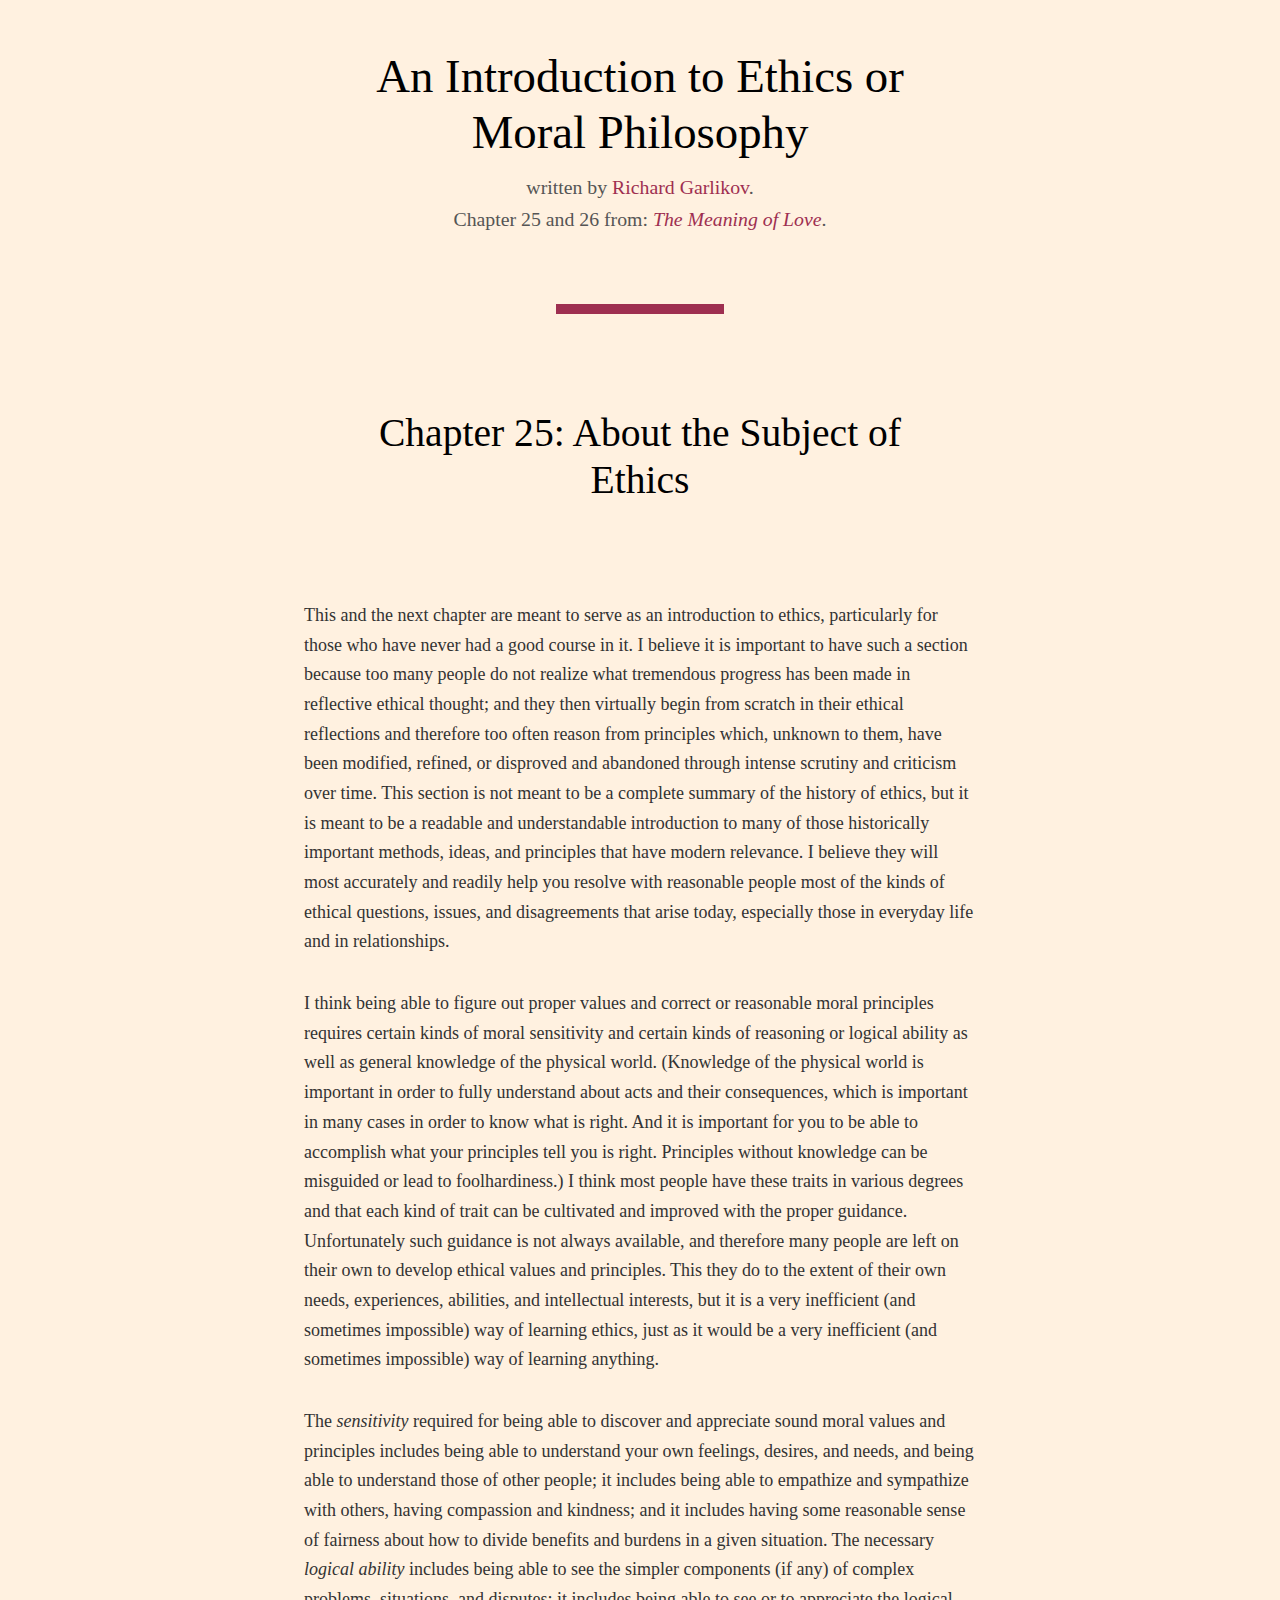
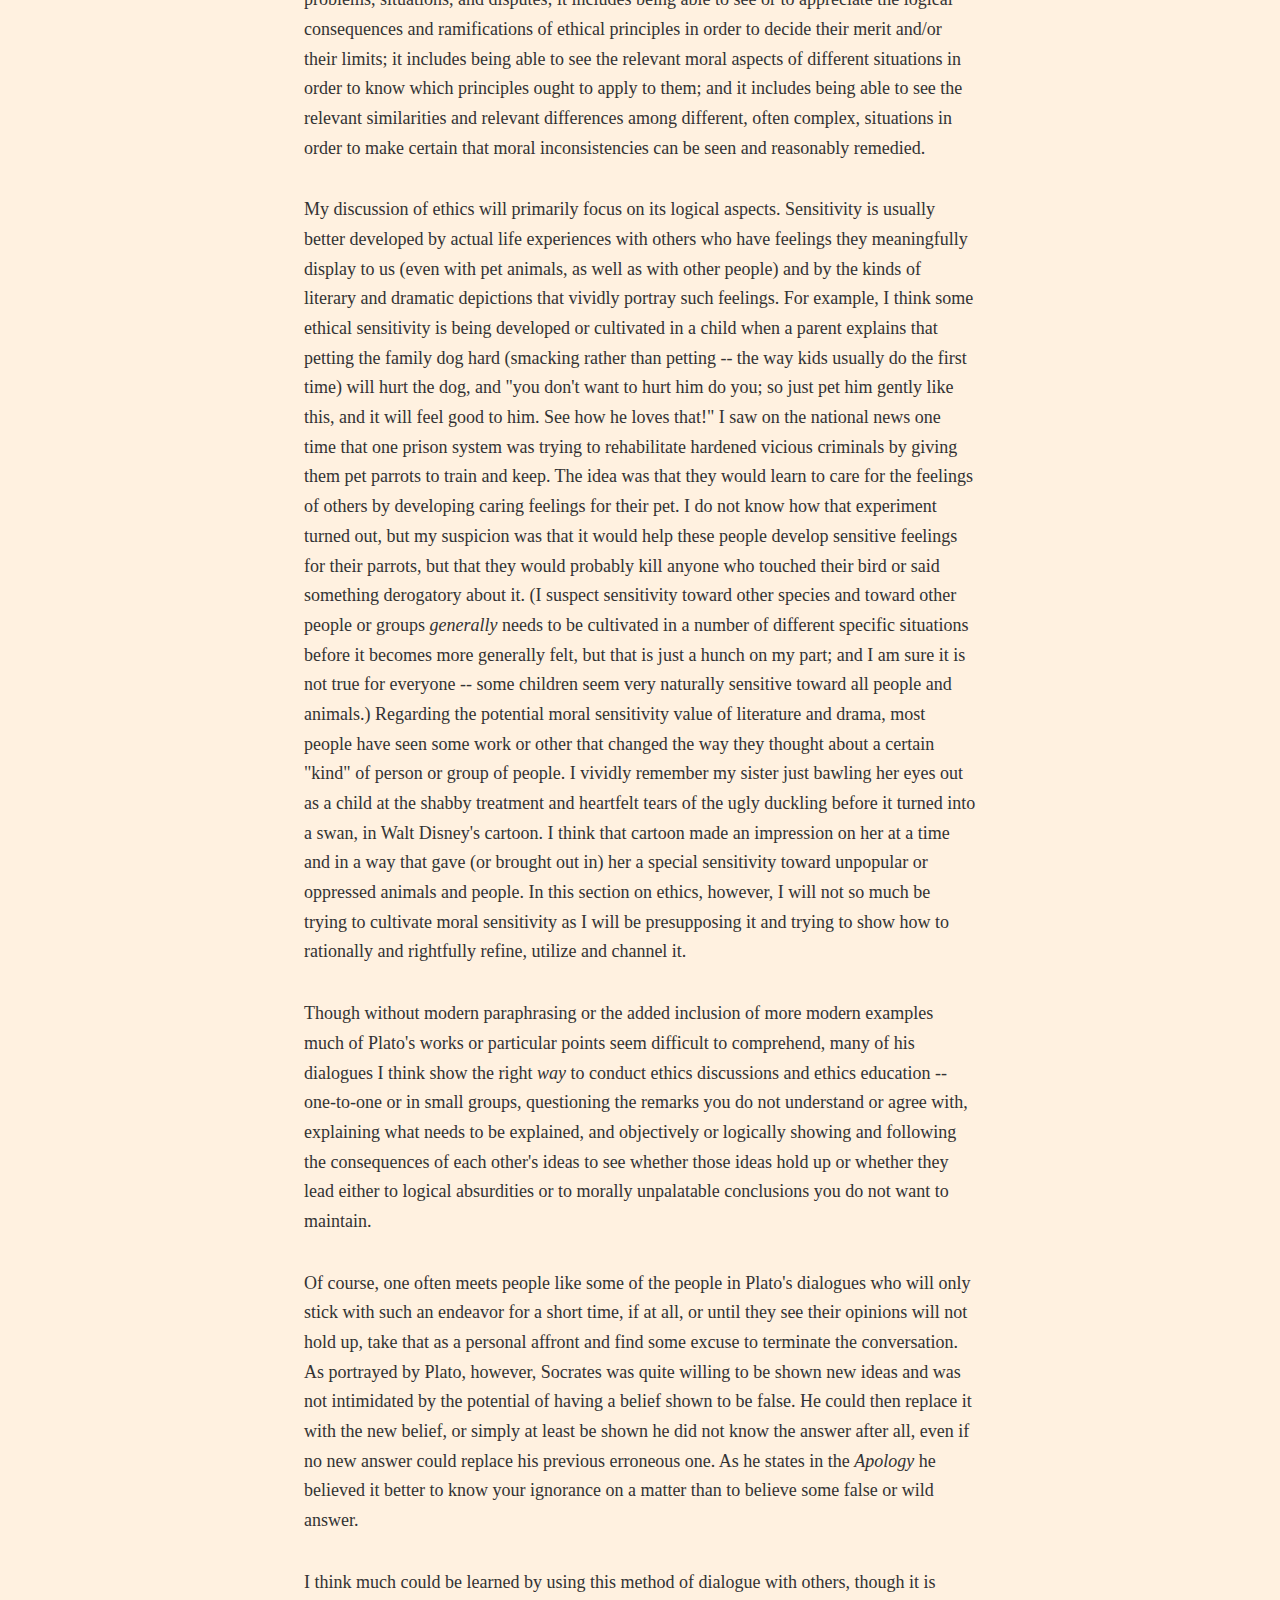
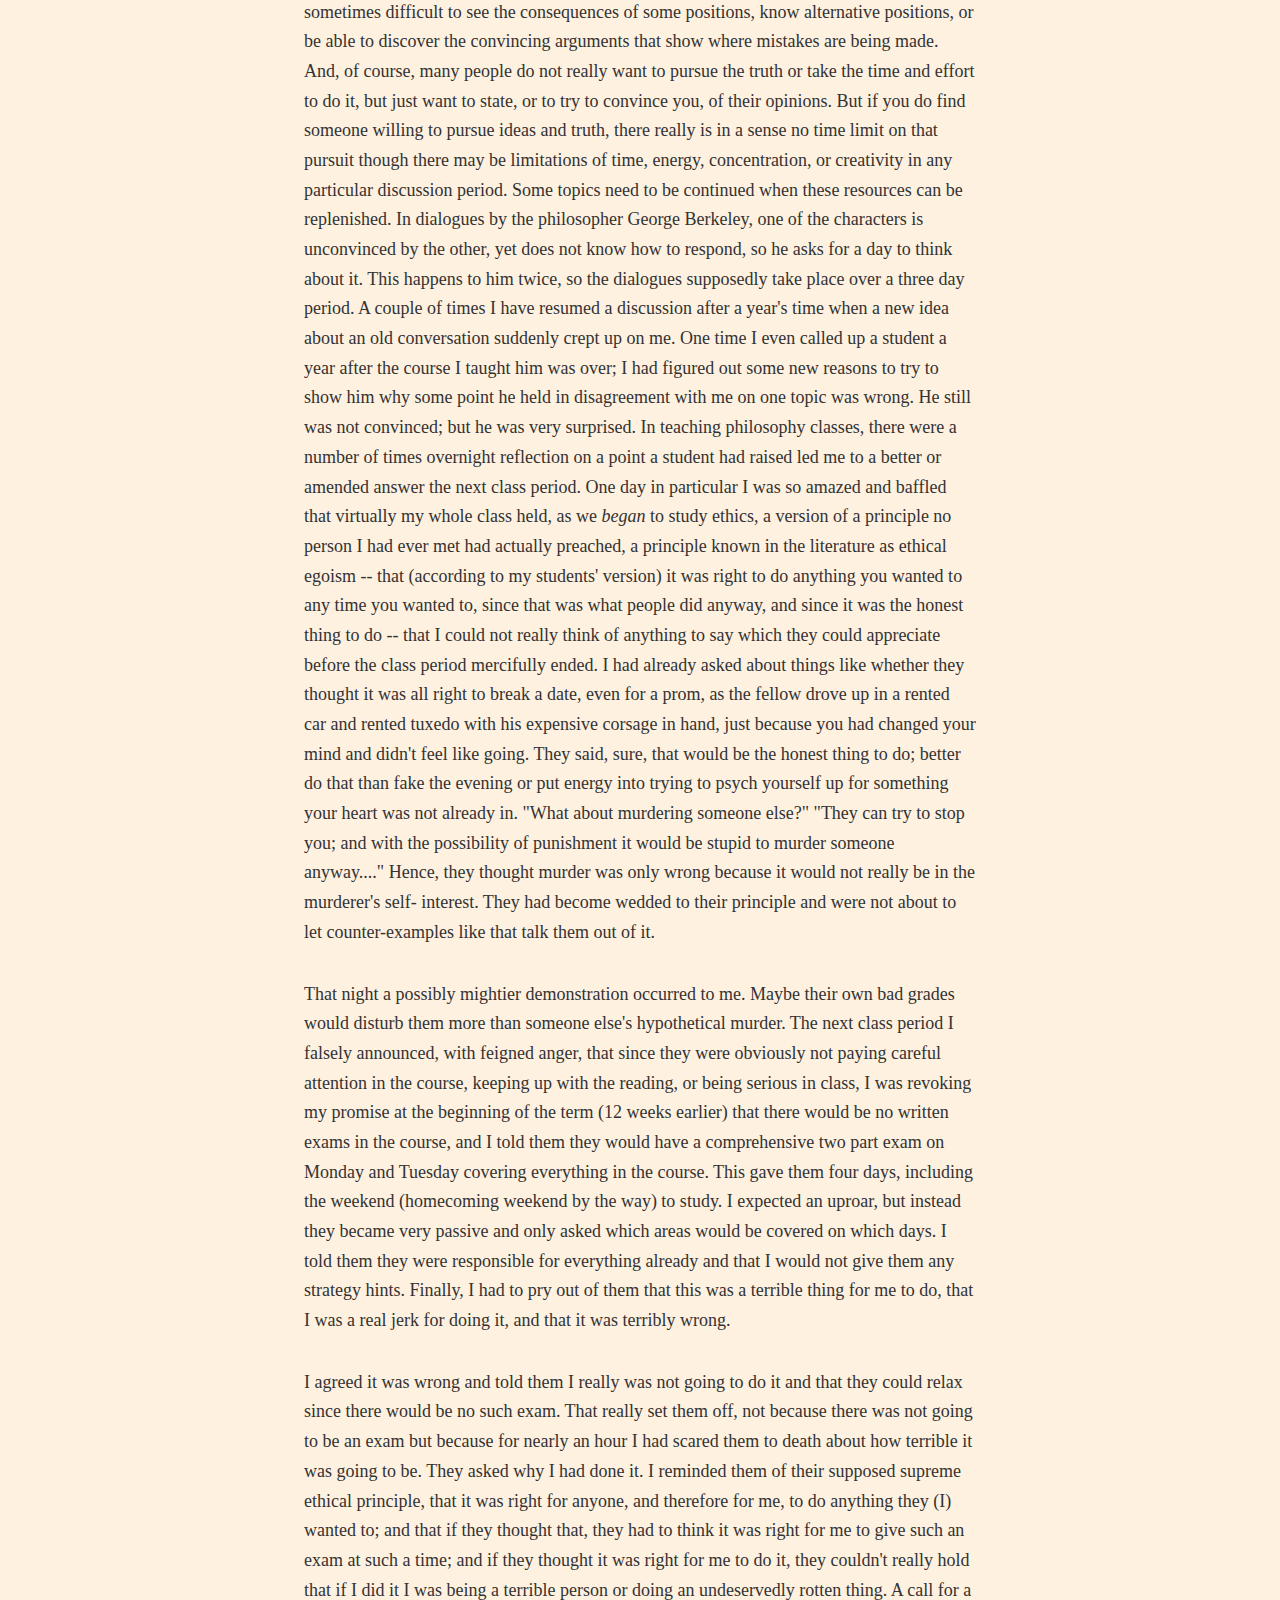
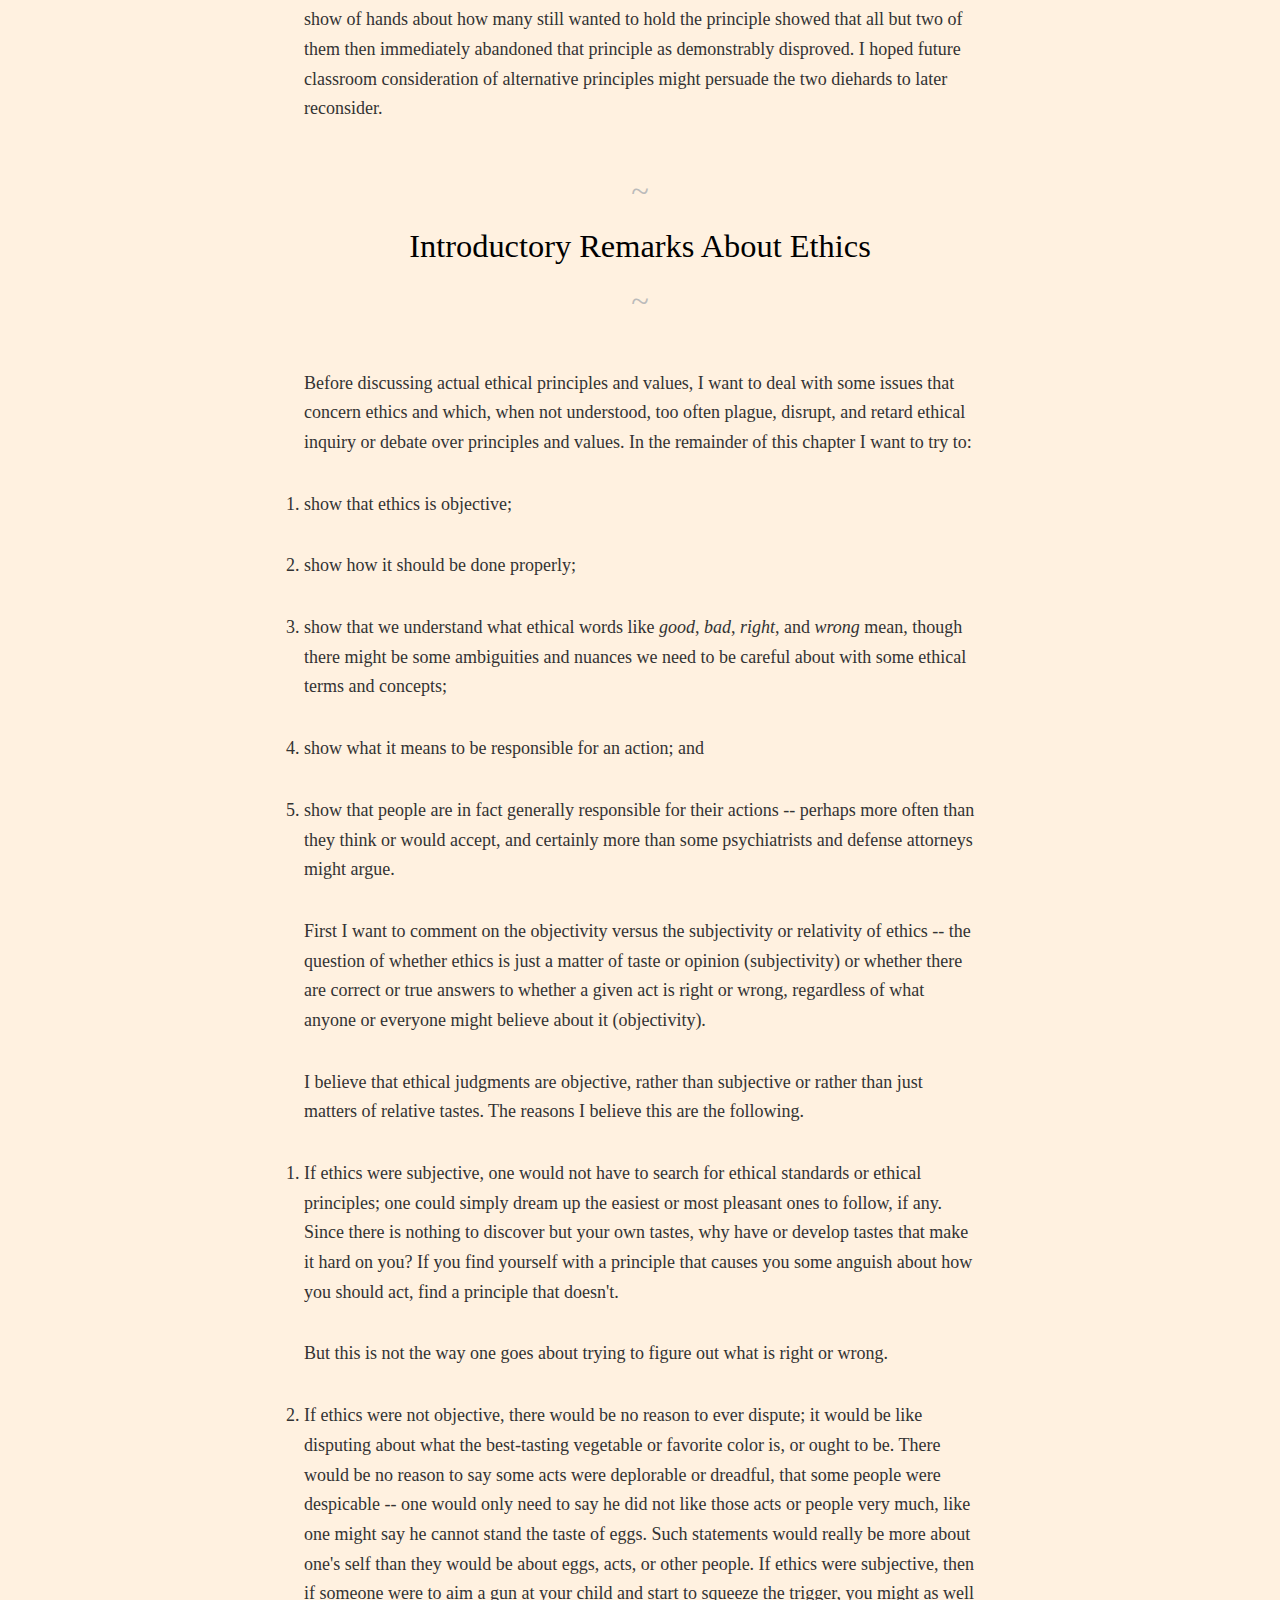
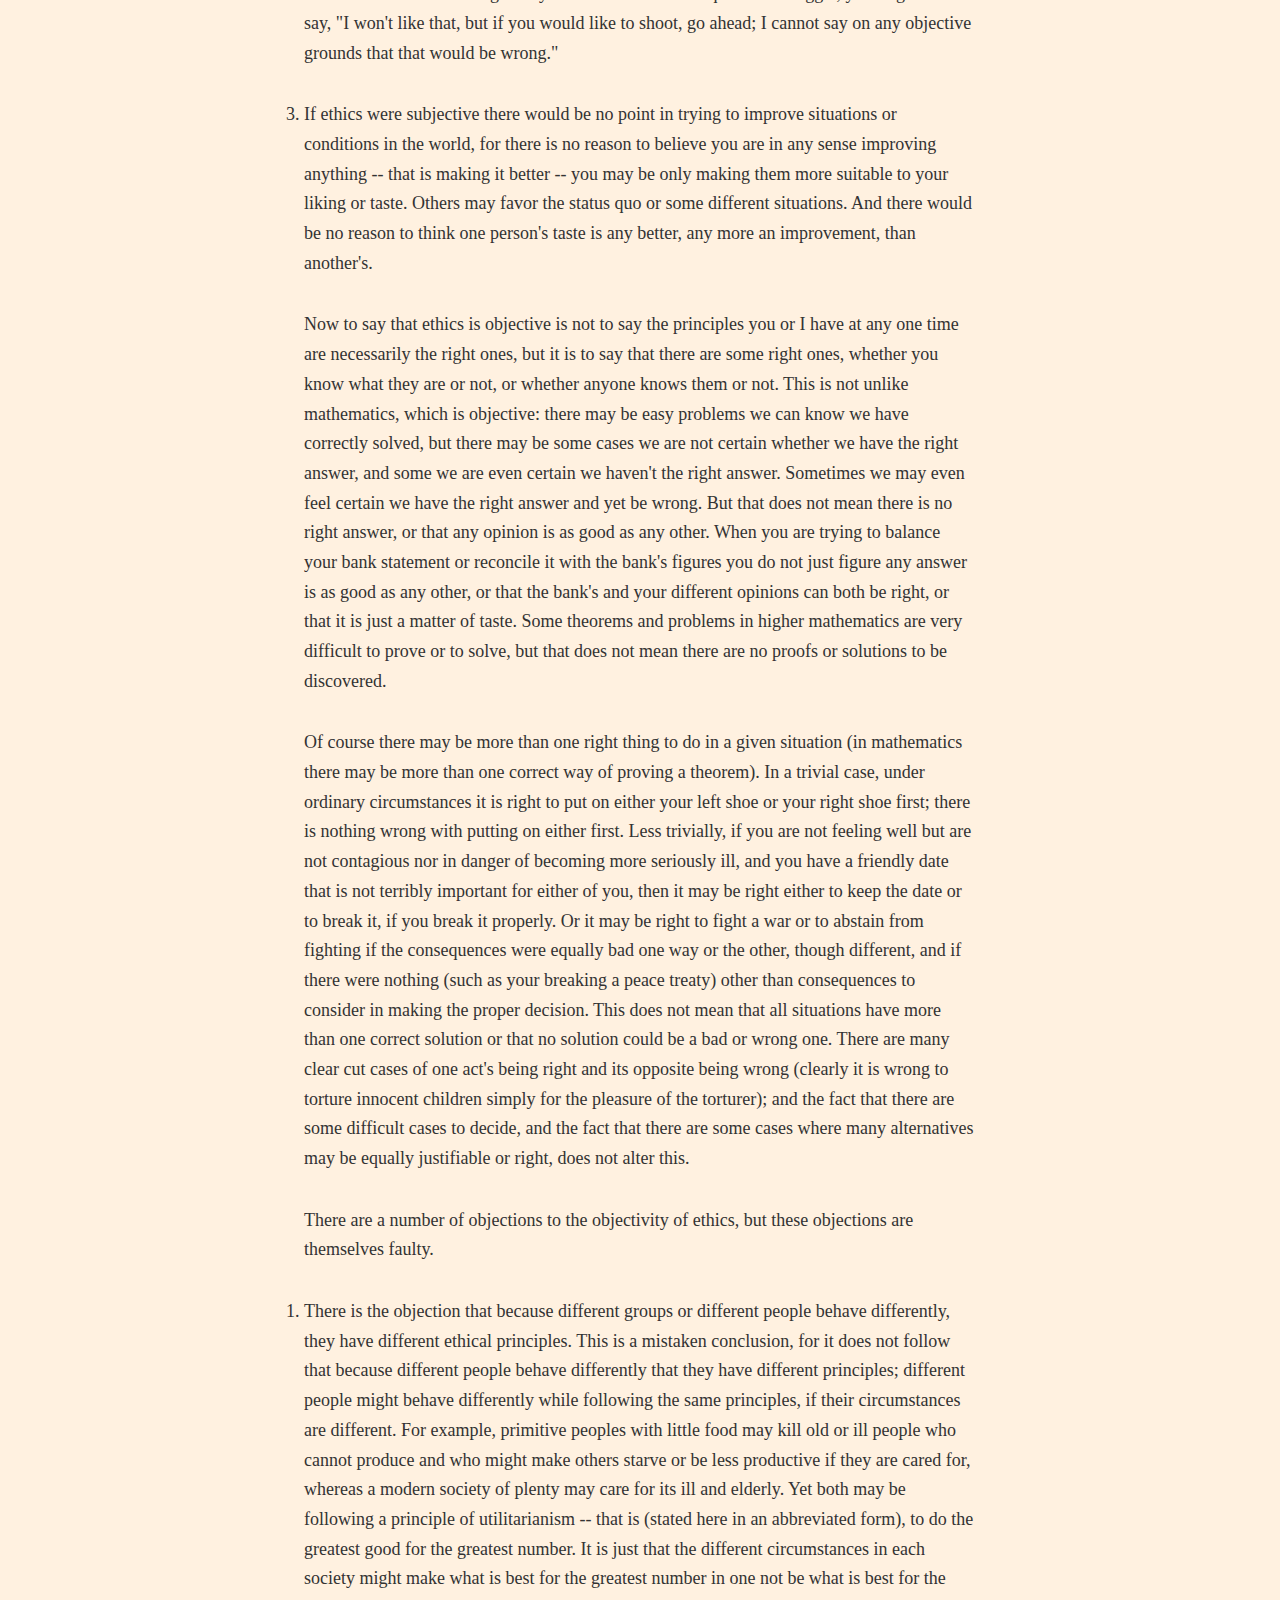
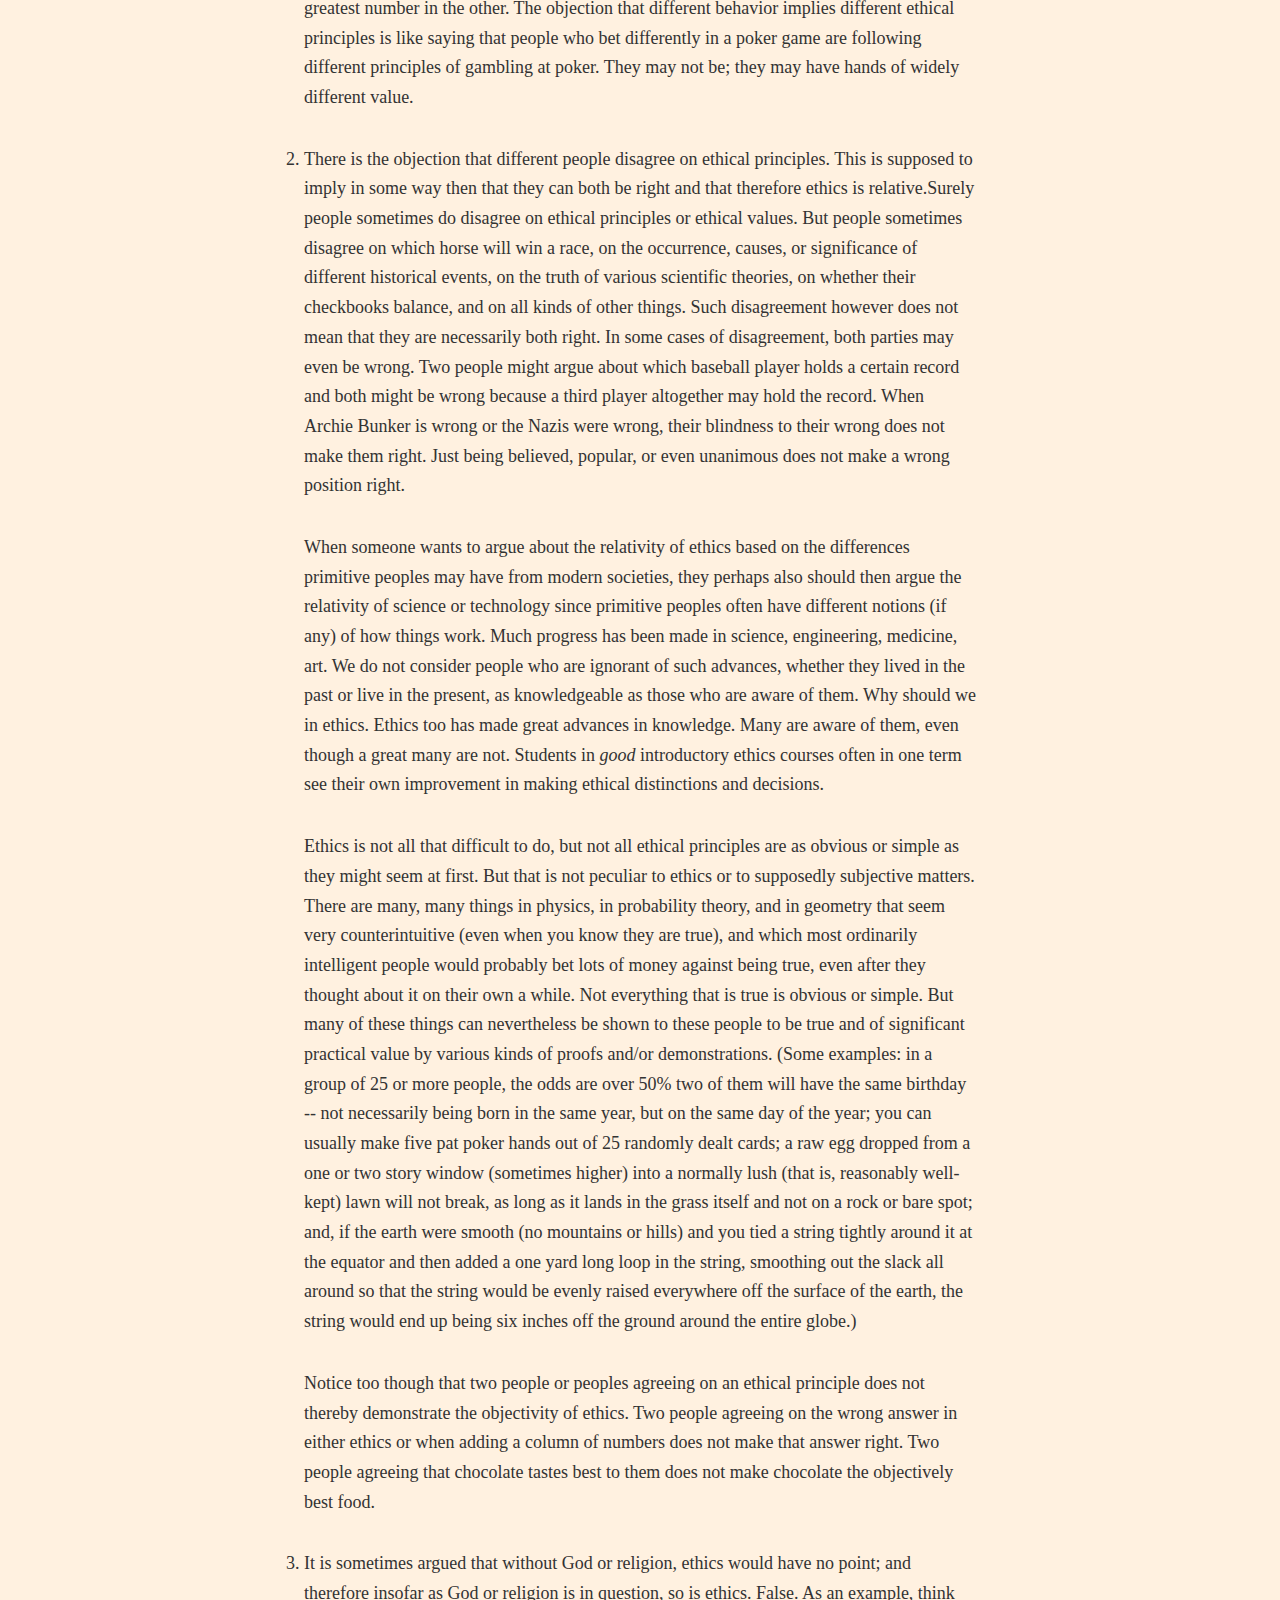
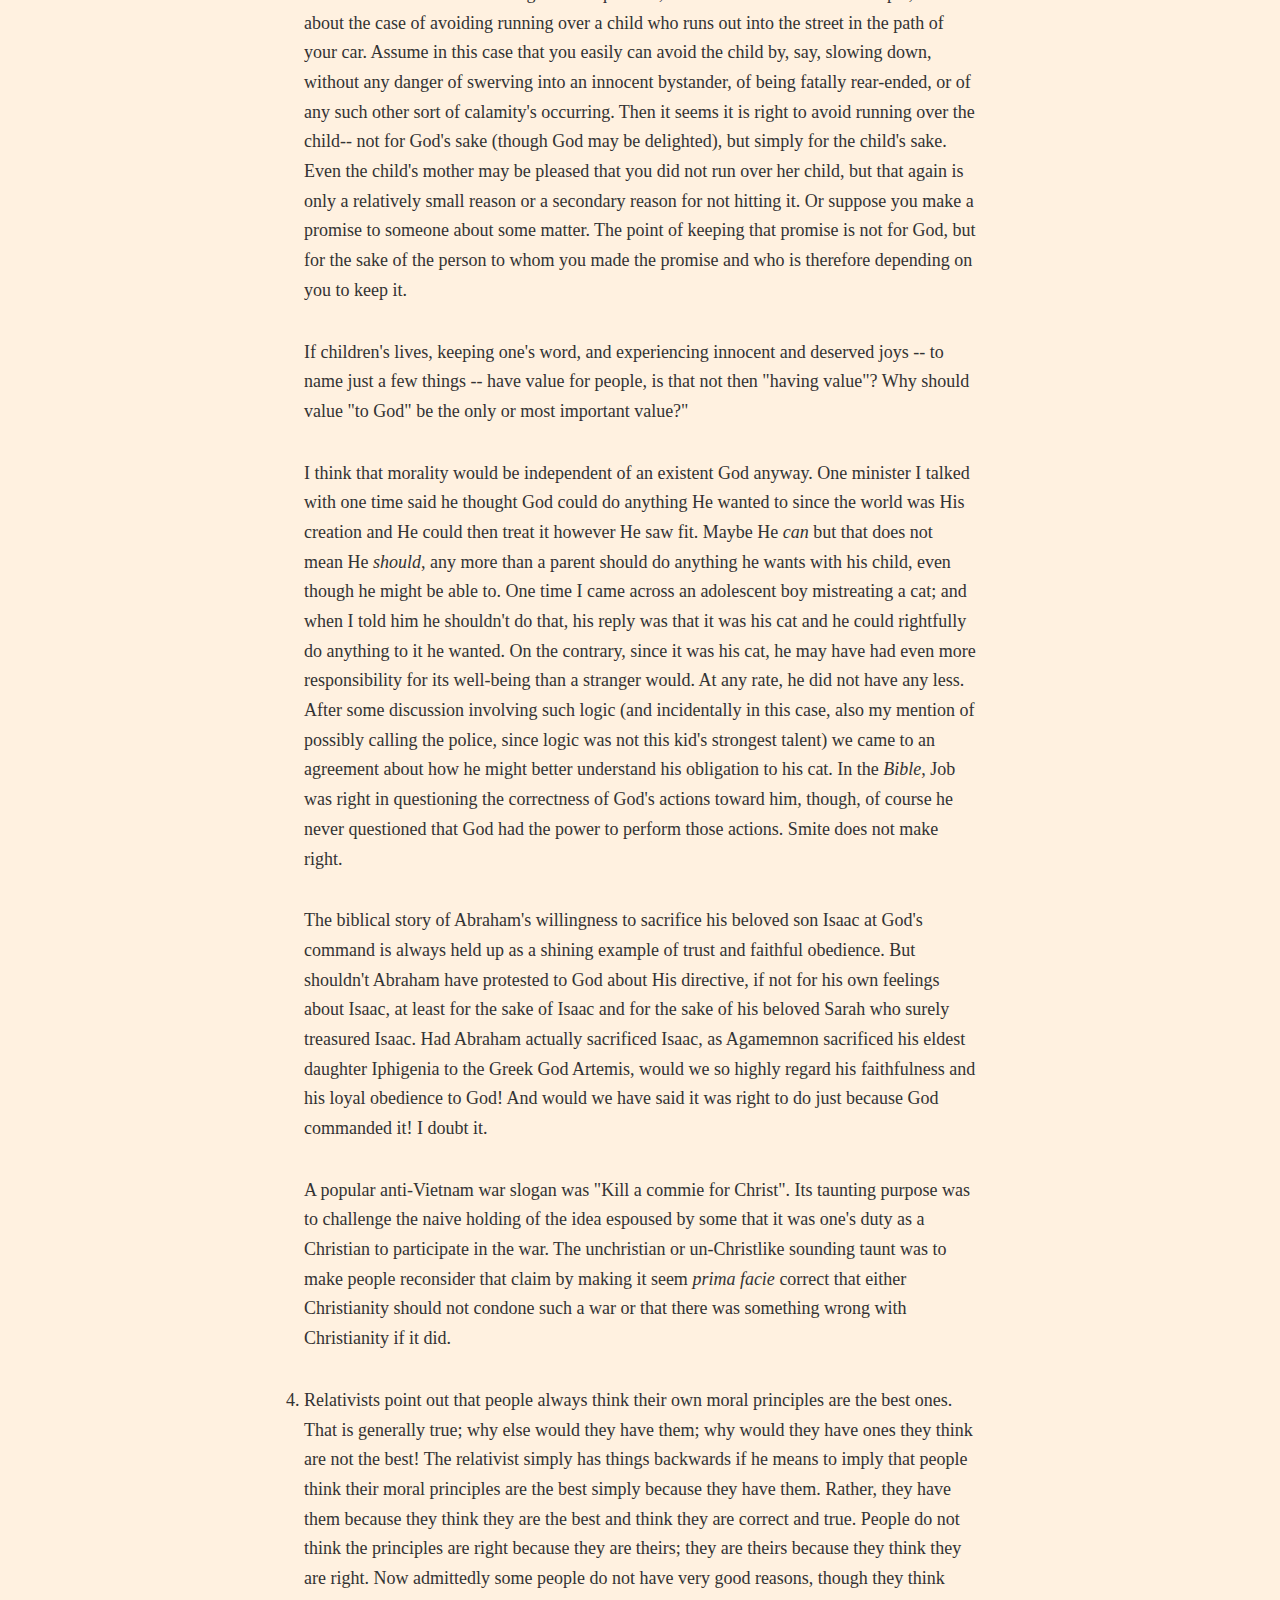
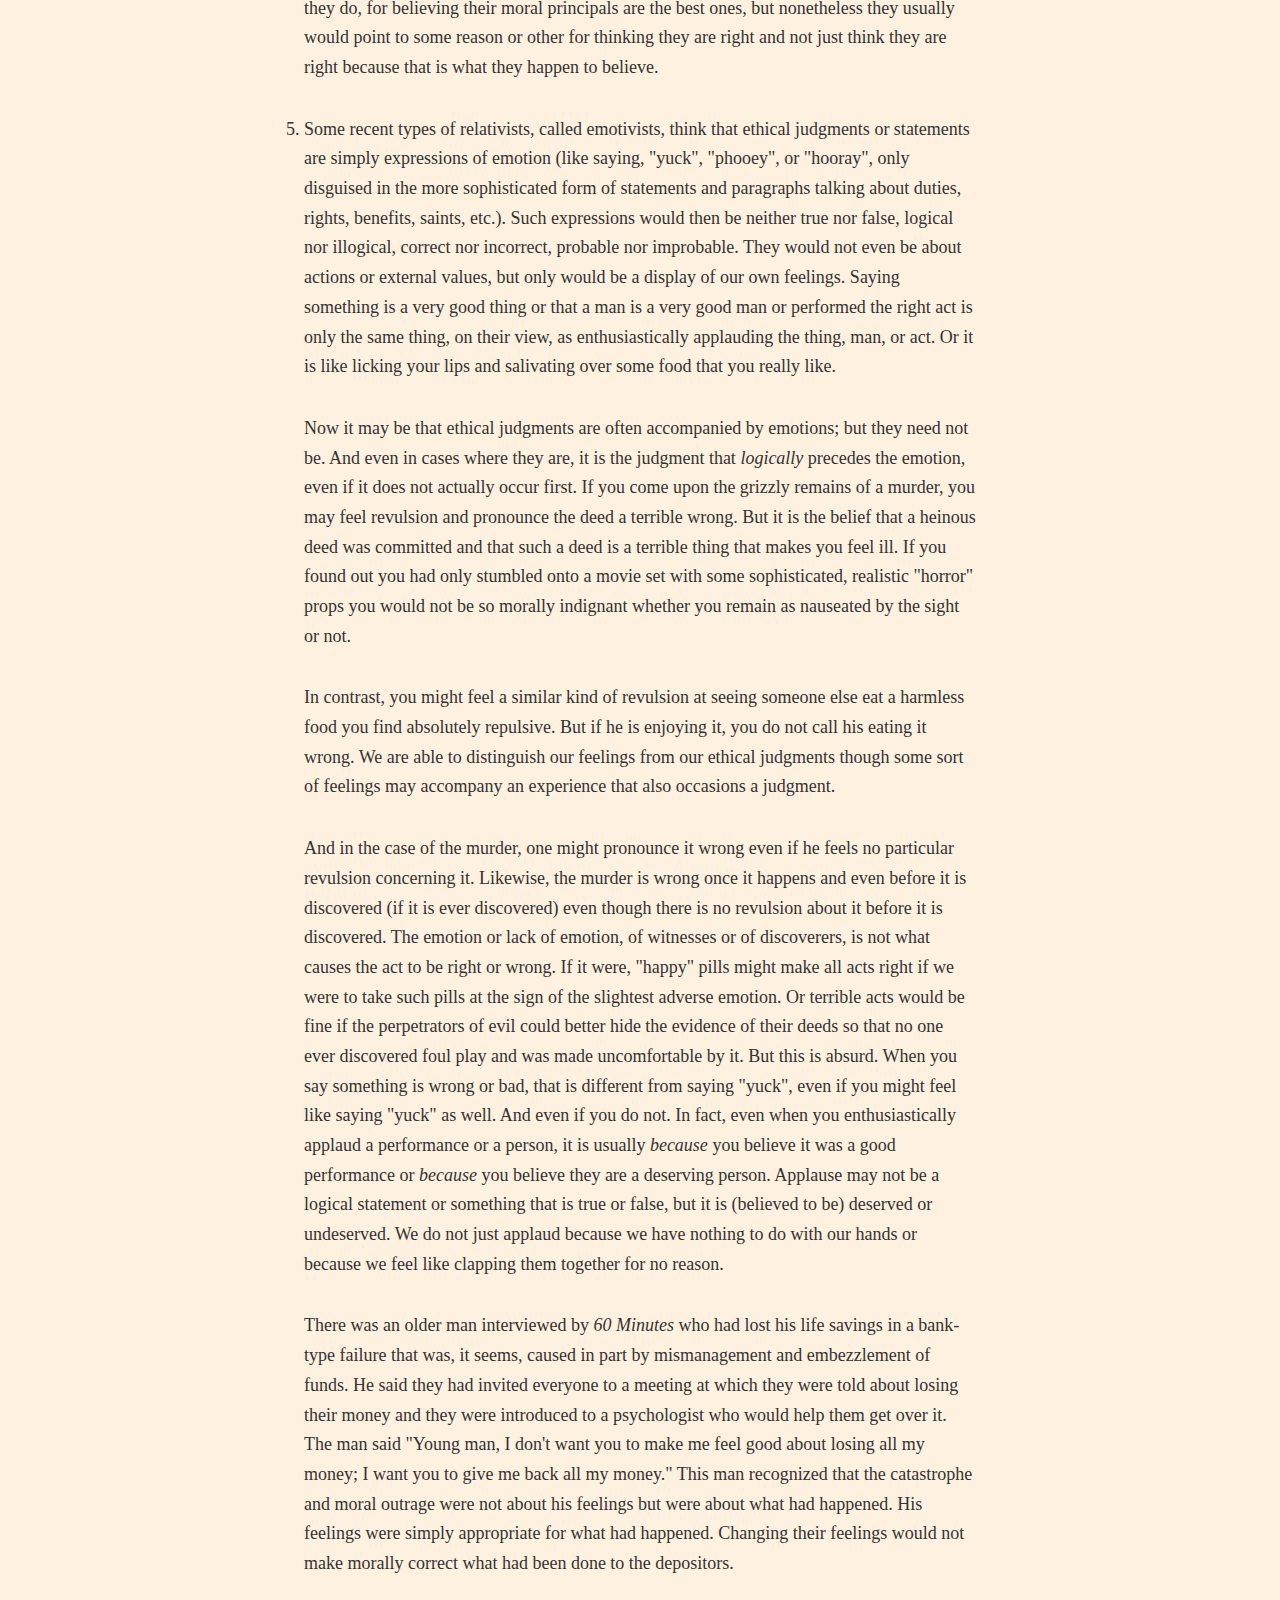
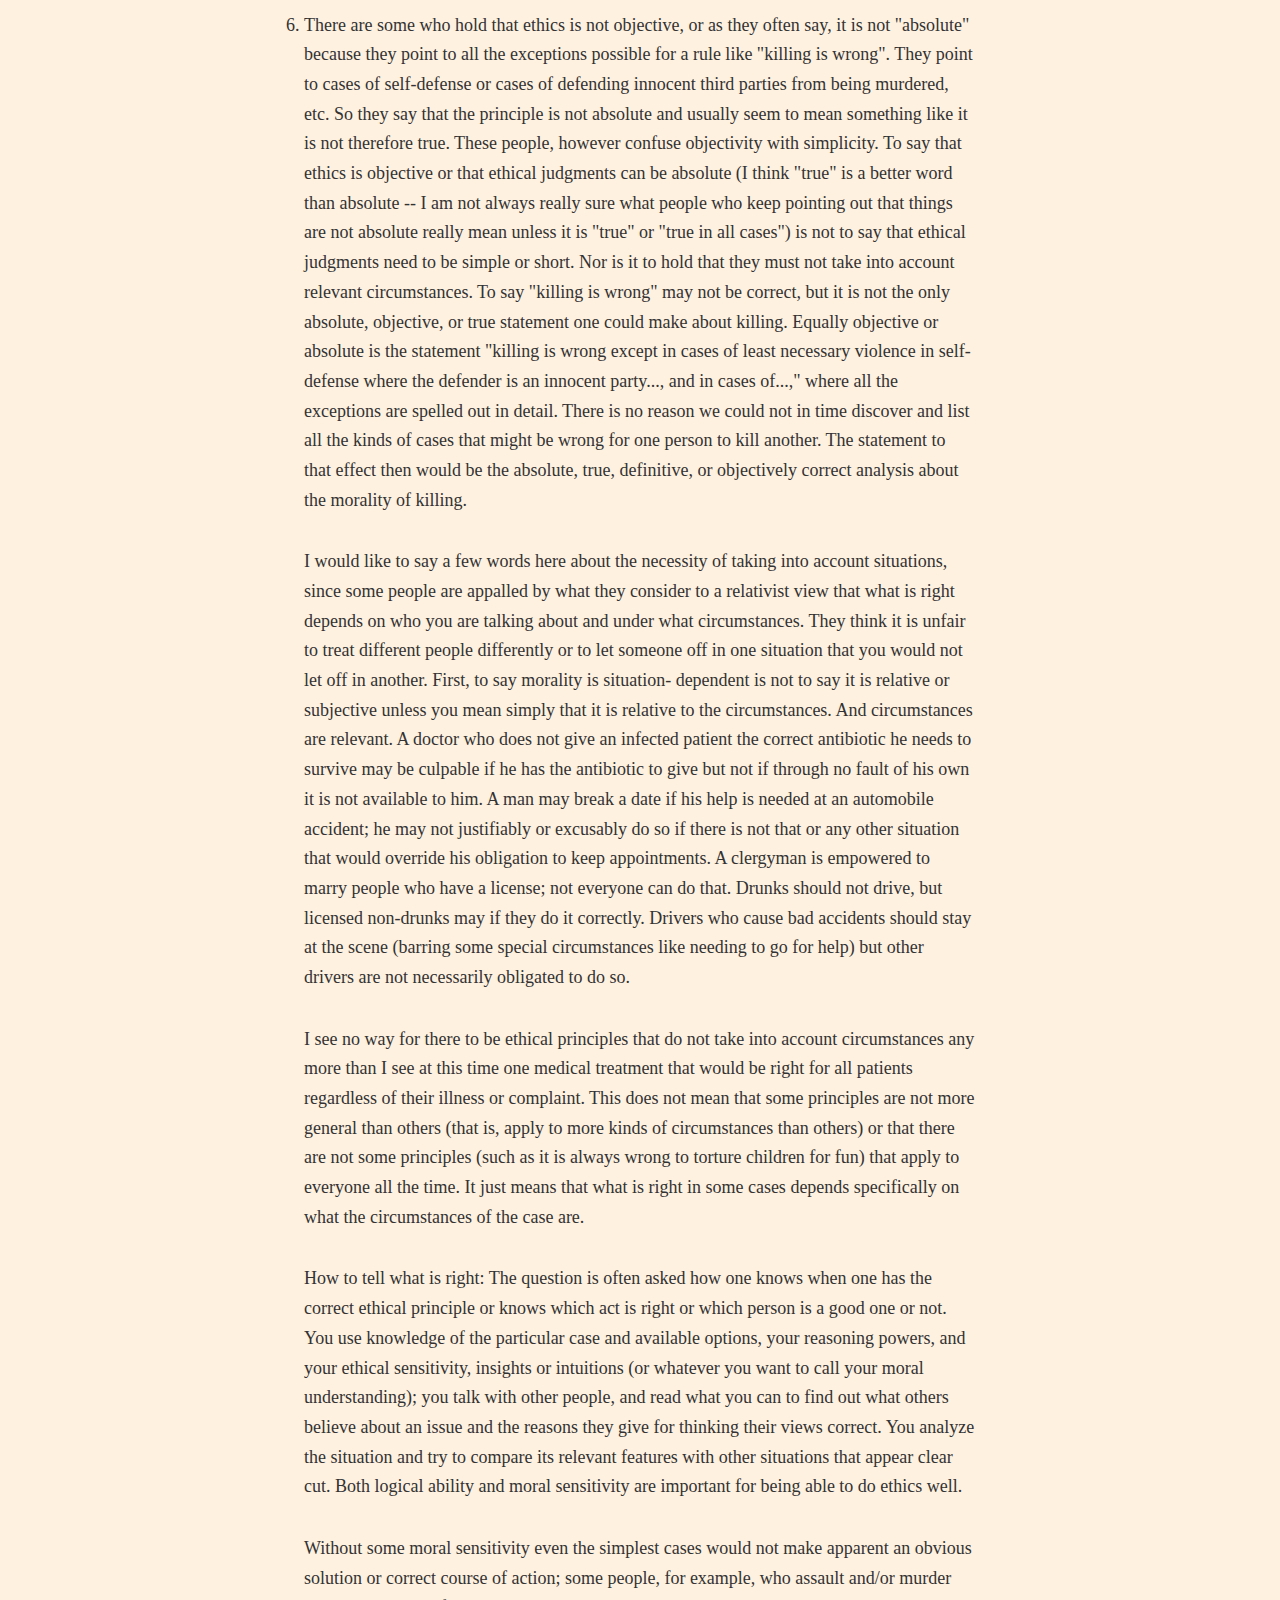
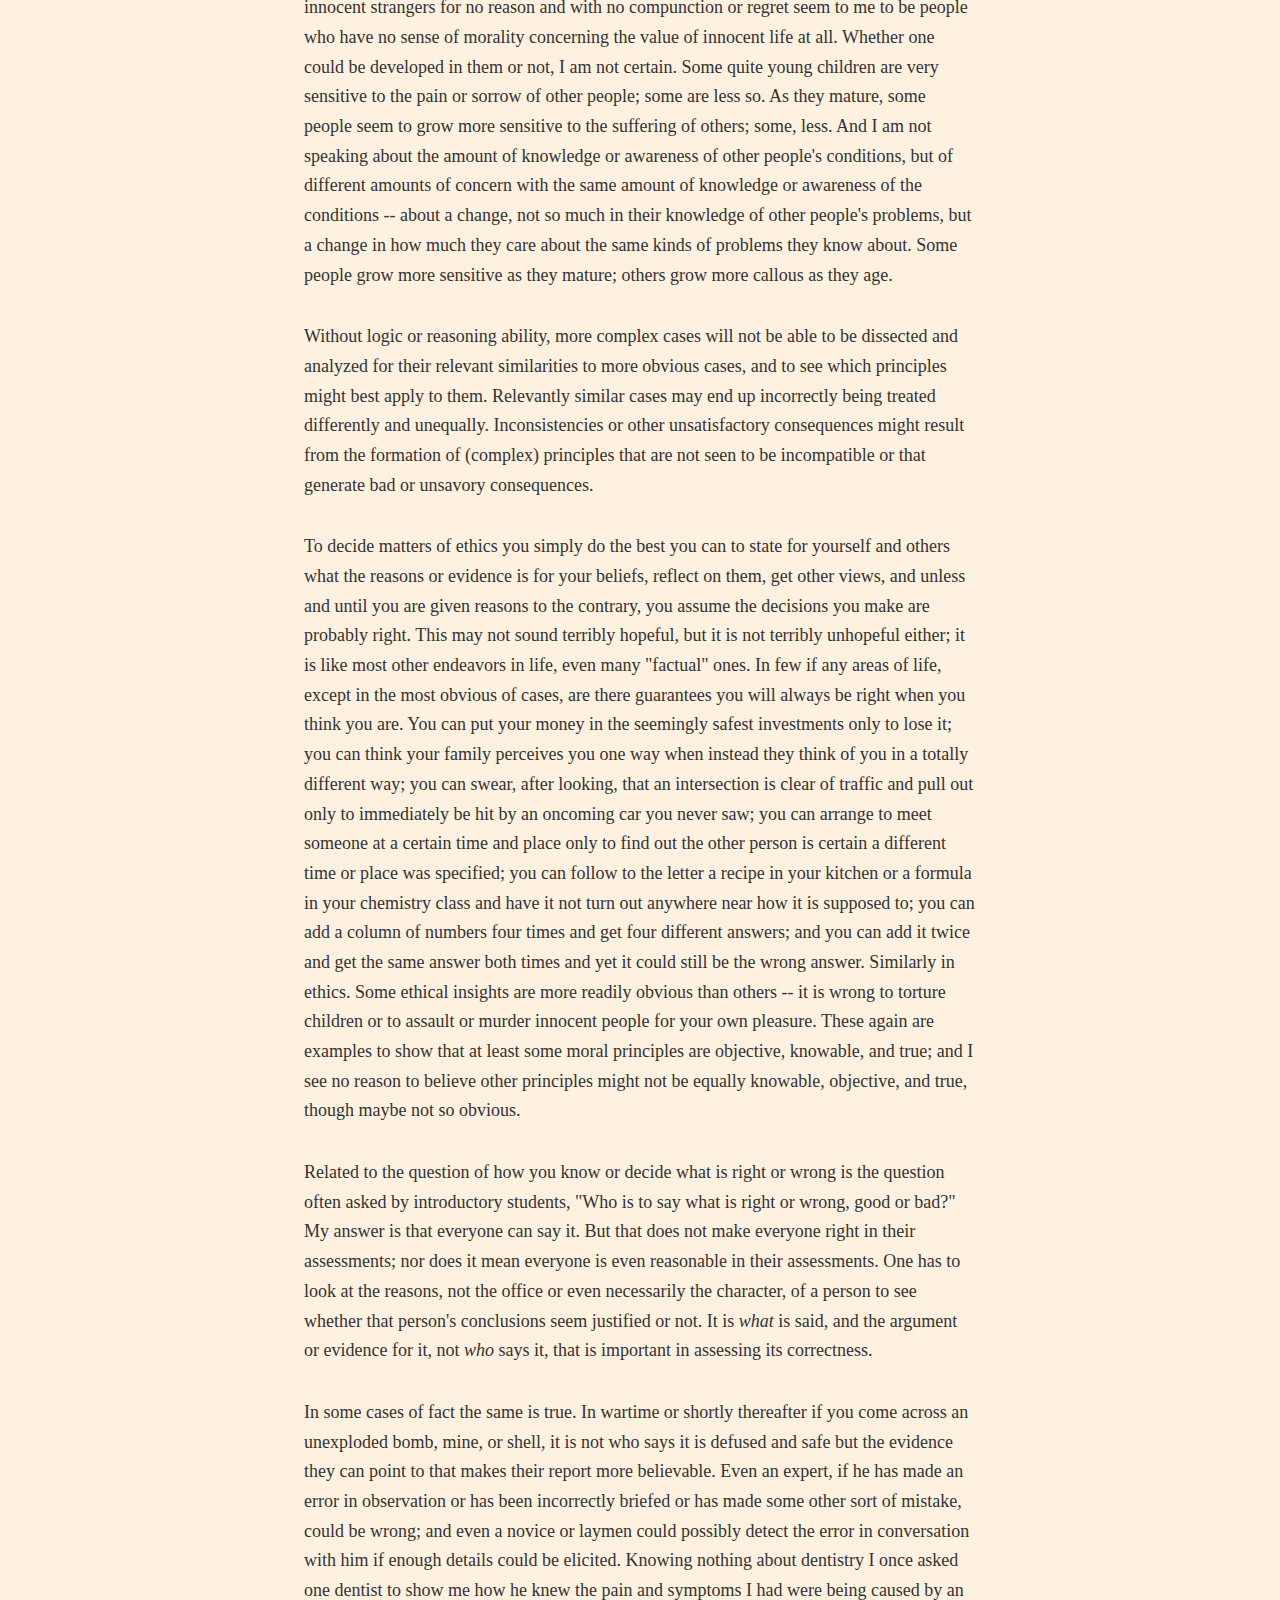
<file: writings/philosophical_writings/introduction_to_ethics.html>
<!DOCTYPE html>
<html lang="en">
<head>
    <meta charset="UTF-8">
    <title>Introduction to Ethics | Richard Garlikov</title>
    <meta name="viewport" content="width=device-width, initial-scale=1, maximum-scale=1">
    <link rel="icon" href="favicon.png" sizes="16x16" type="image/png">

    <meta name="description" content="Philosophy and Philosophy of Education Writings of Richard Garlikov">
    <meta name="keywords" content="Philosophy,Education,Photography,Writing,Personal">

    <link rel="stylesheet" type="text/css" href="../../stylesheet.css">
</head>
<body>
	<header>
		<h1>An Introduction to Ethics or Moral Philosophy</h1>
		<h2 class="subtitle author"><a href="#">Richard Garlikov</a></h2>
		<h2 class="subtitle">Chapter 25 and 26 from: <cite><a href="meaning_of_love.html">The Meaning of Love</a></cite></h2>
	</header>

	<!--<nav>
		<ol>
			<li>
				<a href="">Chapter 25: About the subject of ethics</a>
				<ol>
					<li>Introductory remarks about ethics</li>
					<li>The meaning of ethical terms such as good and right</li>
					<li>Personal responsibility</li>
					<li>Responsibility: free choice or free action?</li>
					<li>Other bad arguments claiming people have no personal responsibility</li>
				</ol>
			</li>
			<li>
				<a href="">Chapter 26: Ethics - seeking to discover what the highest principles of behavior and the things of greatest value are</a>
				<ol>
					<li>Good-requiring principles</li>
					<li>Egoism</li>
					<li>Total altruism</li>
					<li>Utilitarianism</li>
					<li>
						Hedonism: pleasure or happiness as the ultimate or only good
						<ol>
							<li>Utilitarianism</li>
						</ol>
					</li>
					<li>Two kinds of utilitarianism</li>
					<li>Professional distance</li>
					<li>The Golden Rule</li>
					<li>Responsibility and neglect of obligation</li>
					<li>Goodness of persons vs. rightness of acts</li>
					<li>The Ethics of Caring</li>
					<li>"Virtue Ethics"</li>
					<li>Conscience</li>
					<li>Doing right when it is not in your own self interest</li>
					<li>Two closing thoughts about ethics</li>
				</ol>
			</li>
			<li>
				Added section with general principle amended
				<ol>
					<li>My answer</li>
					<li>The problem for utilitarianism</li>
				</ol>
			</li>
		</ol>
	</nav>-->

	<section>
		<h2>Chapter 25: About the Subject of Ethics</h2>

		<p>This and the next chapter are meant to serve as an introduction to ethics, particularly for those who have never had a good course in it. I believe it is important to have such a section because too many people do not realize what tremendous progress has been made in reflective ethical thought; and they then virtually begin from scratch in their ethical reflections and therefore too often reason from principles which, unknown to them, have been modified, refined, or disproved and abandoned through intense scrutiny and criticism over time. This section is not meant to be a complete summary of the history of ethics, but it is meant to be a readable and understandable introduction to many of those historically important methods, ideas, and principles that have modern relevance. I believe they will most accurately and readily help you resolve with reasonable people most of the kinds of ethical questions, issues, and disagreements that arise today, especially those in everyday life and in relationships.</p>

		<p>I think being able to figure out proper values and correct or reasonable moral principles requires certain kinds of moral sensitivity and certain kinds of reasoning or logical ability as well as general knowledge of the physical world. (Knowledge of the physical world is important in order to fully understand about acts and their consequences, which is important in many cases in order to know what is right. And it is important for you to be able to accomplish what your principles tell you is right. Principles without knowledge can be misguided or lead to foolhardiness.) I think most people have these traits in various degrees and that each kind of trait can be cultivated and improved with the proper guidance. Unfortunately such guidance is not always available, and therefore many people are left on their own to develop ethical values and principles. This they do to the extent of their own needs, experiences, abilities, and intellectual interests, but it is a very inefficient (and sometimes impossible) way of learning ethics, just as it would be a very inefficient (and sometimes impossible) way of learning anything.</p>

		<p>The <em>sensitivity</em> required for being able to discover and appreciate sound moral values and principles includes being able to understand your own feelings, desires, and needs, and being able to understand those of other people; it includes being able to empathize and sympathize with others, having compassion and kindness; and it includes having some reasonable sense of fairness about how to divide benefits and burdens in a given situation. The necessary <em>logical ability</em> includes being able to see the simpler components (if any) of complex problems, situations, and disputes; it includes being able to see or to appreciate the logical consequences and ramifications of ethical principles in order to decide their merit and/or their limits; it includes being able to see the relevant moral aspects of different situations in order to know which principles ought to apply to them; and it includes being able to see the relevant similarities and relevant differences among different, often complex, situations in order to make certain that moral inconsistencies can be seen and reasonably remedied.</p>

		<p>My discussion of ethics will primarily focus on its logical aspects. Sensitivity is usually better developed by actual life experiences with others who have feelings they meaningfully display to us (even with pet animals, as well as with other people) and by the kinds of literary and dramatic depictions that vividly portray such feelings. For example, I think some ethical sensitivity is being developed or cultivated in a child when a parent explains that petting the family dog hard (smacking rather than petting -- the way kids usually do the first time) will hurt the dog, and "you don't want to hurt him do you; so just pet him gently like this, and it will feel good to him. See how he loves that!" I saw on the national news one time that one prison system was trying to rehabilitate hardened vicious criminals by giving them pet parrots to train and keep. The idea was that they would learn to care for the feelings of others by developing caring feelings for their pet. I do not know how that experiment turned out, but my suspicion was that it would help these people develop sensitive feelings for their parrots, but that they would probably kill anyone who touched their bird or said something derogatory about it. (I suspect sensitivity toward other species and toward other people or groups <em>generally</em> needs to be cultivated in a number of different specific situations before it becomes more generally felt, but that is just a hunch on my part; and I am sure it is not true for everyone -- some children seem very naturally sensitive toward all people and animals.) Regarding the potential moral sensitivity value of literature and drama, most people have seen some work or other that changed the way they thought about a certain "kind" of person or group of people. I vividly remember my sister just bawling her eyes out as a child at the shabby treatment and heartfelt tears of the ugly duckling before it turned into a swan, in Walt Disney's cartoon. I think that cartoon made an impression on her at a time and in a way that gave (or brought out in) her a special sensitivity toward unpopular or oppressed animals and people. In this section on ethics, however, I will not so much be trying to cultivate moral sensitivity as I will be presupposing it and trying to show how to rationally and rightfully refine, utilize and channel it.</p>

		<p>Though without modern paraphrasing or the added inclusion of more modern examples much of Plato's works or particular points seem difficult to comprehend, many of his dialogues I think show the right <em>way</em> to conduct ethics discussions and ethics education -- one-to-one or in small groups, questioning the remarks you do not understand or agree with, explaining what needs to be explained, and objectively or logically showing and following the consequences of each other's ideas to see whether those ideas hold up or whether they lead either to logical absurdities or to morally unpalatable conclusions you do not want to maintain.</p>

		<p>Of course, one often meets people like some of the people in Plato's dialogues who will only stick with such an endeavor for a short time, if at all, or until they see their opinions will not hold up, take that as a personal affront and find some excuse to terminate the conversation. As portrayed by Plato, however, Socrates was quite willing to be shown new ideas and was not intimidated by the potential of having a belief shown to be false. He could then replace it with the new belief, or simply at least be shown he did not know the answer after all, even if no new answer could replace his previous erroneous one. As he states in the <em>Apology</em> he believed it better to know your ignorance on a matter than to believe some false or wild answer.</p>

		<p>I think much could be learned by using this method of dialogue with others, though it is sometimes difficult to see the consequences of some positions, know alternative positions, or be able to discover the convincing arguments that show where mistakes are being made. And, of course, many people do not really want to pursue the truth or take the time and effort to do it, but just want to state, or to try to convince you, of their opinions. But if you do find someone willing to pursue ideas and truth, there really is in a sense no time limit on that pursuit though there may be limitations of time, energy, concentration, or creativity in any particular discussion period. Some topics need to be continued when these resources can be replenished. In dialogues by the philosopher George Berkeley, one of the characters is unconvinced by the other, yet does not know how to respond, so he asks for a day to think about it. This happens to him twice, so the dialogues supposedly take place over a three day period. A couple of times I have resumed a discussion after a year's time when a new idea about an old conversation suddenly crept up on me. One time I even called up a student a year after the course I taught him was over; I had figured out some new reasons to try to show him why some point he held in disagreement with me on one topic was wrong. He still was not convinced; but he was very surprised. In teaching philosophy classes, there were a number of times overnight reflection on a point a student had raised led me to a better or amended answer the next class period. One day in particular I was so amazed and baffled that virtually my whole class held, as we <em>began</em> to study ethics, a version of a principle no person I had ever met had actually preached, a principle known in the literature as ethical egoism -- that (according to my students' version) it was right to do anything you wanted to any time you wanted to, since that was what people did anyway, and since it was the honest thing to do -- that I could not really think of anything to say which they could appreciate before the class period mercifully ended. I had already asked about things like whether they thought it was all right to break a date, even for a prom, as the fellow drove up in a rented car and rented tuxedo with his expensive corsage in hand, just because you had changed your mind and didn't feel like going. They said, sure, that would be the honest thing to do; better do that than fake the evening or put energy into trying to psych yourself up for something your heart was not already in. "What about murdering someone else?" "They can try to stop you; and with the possibility of punishment it would be stupid to murder someone anyway...." Hence, they thought murder was only wrong because it would not really be in the murderer's self- interest. They had become wedded to their principle and were not about to let counter-examples like that talk them out of it.</p>

		<p>That night a possibly mightier demonstration occurred to me. Maybe their own bad grades would disturb them more than someone else's hypothetical murder. The next class period I falsely announced, with feigned anger, that since they were obviously not paying careful attention in the course, keeping up with the reading, or being serious in class, I was revoking my promise at the beginning of the term (12 weeks earlier) that there would be no written exams in the course, and I told them they would have a comprehensive two part exam on Monday and Tuesday covering everything in the course. This gave them four days, including the weekend (homecoming weekend by the way) to study. I expected an uproar, but instead they became very passive and only asked which areas would be covered on which days. I told them they were responsible for everything already and that I would not give them any strategy hints. Finally, I had to pry out of them that this was a terrible thing for me to do, that I was a real jerk for doing it, and that it was terribly wrong.</p>

		<p>I agreed it was wrong and told them I really was not going to do it and that they could relax since there would be no such exam. That really set them off, not because there was not going to be an exam but because for nearly an hour I had scared them to death about how terrible it was going to be. They asked why I had done it. I reminded them of their supposed supreme ethical principle, that it was right for anyone, and therefore for me, to do anything they (I) wanted to; and that if they thought that, they had to think it was right for me to give such an exam at such a time; and if they thought it was right for me to do it, they couldn't really hold that if I did it I was being a terrible person or doing an undeservedly rotten thing. A call for a show of hands about how many still wanted to hold the principle showed that all but two of them then immediately abandoned that principle as demonstrably disproved. I hoped future classroom consideration of alternative principles might persuade the two diehards to later reconsider.</p>

		<h3>Introductory Remarks About Ethics</h3>

		<p>Before discussing actual ethical principles and values, I want to deal with some issues that concern ethics and which, when not understood, too often plague, disrupt, and retard ethical inquiry or debate over principles and values. In the remainder of this chapter I want to try to:</p>
		<ol>
			<li>show that ethics is objective;</li>
			<li>show how it should be done properly;</li>
			<li>show that we understand what ethical words like <em>good</em>, <em>bad</em>, <em>right</em>, and <em>wrong</em> mean, though there might be some ambiguities and nuances we need to be careful about with some ethical terms and concepts;</li>
			<li>show what it means to be responsible for an action; and</li>
			<li>show that people are in fact generally responsible for their actions -- perhaps more often than they think or would accept, and certainly more than some psychiatrists and defense attorneys might argue.</li>
		</ol>

		<p>First I want to comment on the objectivity versus the subjectivity or relativity of ethics -- the question of whether ethics is just a matter of taste or opinion (subjectivity) or whether there are correct or true answers to whether a given act is right or wrong, regardless of what anyone or everyone might believe about it (objectivity).</p>

		<p>I believe that ethical judgments are objective, rather than subjective or rather than just matters of relative tastes. The reasons I believe this are the following.</p>

		<ol>
			<li>If ethics were subjective, one would not have to search for ethical standards or ethical principles; one could simply dream up the easiest or most pleasant ones to follow, if any. Since there is nothing to discover but your own tastes, why have or develop tastes that make it hard on you? If you find yourself with a principle that causes you some anguish about how you should act, find a principle that doesn't.</li>
		</ol>

		<p>But this is not the way one goes about trying to figure out what is right or wrong.</p>

		<ol start="2">
			<li>If ethics were not objective, there would be no reason to ever dispute; it would be like disputing about what the best-tasting vegetable or favorite color is, or ought to be. There would be no reason to say some acts were deplorable or dreadful, that some people were despicable -- one would only need to say he did not like those acts or people very much, like one might say he cannot stand the taste of eggs. Such statements would really be more about one's self than they would be about eggs, acts, or other people. If ethics were subjective, then if someone were to aim a gun at your child and start to squeeze the trigger, you might as well say, "I won't like that, but if you would like to shoot, go ahead; I cannot say on any objective grounds that that would be wrong."</li>
			<li>If ethics were subjective there would be no point in trying to improve situations or conditions in the world, for there is no reason to believe you are in any sense improving anything -- that is making it better -- you may be only making them more suitable to your liking or taste. Others may favor the status quo or some different situations. And there would be no reason to think one person's taste is any better, any more an improvement, than another's.</li>
		</ol>

		<p>Now to say that ethics is objective is not to say the principles you or I have at any one time are necessarily the right ones, but it is to say that there are some right ones, whether you know what they are or not, or whether anyone knows them or not. This is not unlike mathematics, which is objective: there may be easy problems we can know we have correctly solved, but there may be some cases we are not certain whether we have the right answer, and some we are even certain we haven't the right answer. Sometimes we may even feel certain we have the right answer and yet be wrong. But that does not mean there is no right answer, or that any opinion is as good as any other. When you are trying to balance your bank statement or reconcile it with the bank's figures you do not just figure any answer is as good as any other, or that the bank's and your different opinions can both be right, or that it is just a matter of taste. Some theorems and problems in higher mathematics are very difficult to prove or to solve, but that does not mean there are no proofs or solutions to be discovered.</p>

		<p>Of course there may be more than one right thing to do in a given situation (in mathematics there may be more than one correct way of proving a theorem). In a trivial case, under ordinary circumstances it is right to put on either your left shoe or your right shoe first; there is nothing wrong with putting on either first. Less trivially, if you are not feeling well but are not contagious nor in danger of becoming more seriously ill, and you have a friendly date that is not terribly important for either of you, then it may be right either to keep the date or to break it, if you break it properly. Or it may be right to fight a war or to abstain from fighting if the consequences were equally bad one way or the other, though different, and if there were nothing (such as your breaking a peace treaty) other than consequences to consider in making the proper decision. This does not mean that all situations have more than one correct solution or that no solution could be a bad or wrong one. There are many clear cut cases of one act's being right and its opposite being wrong (clearly it is wrong to torture innocent children simply for the pleasure of the torturer); and the fact that there are some difficult cases to decide, and the fact that there are some cases where many alternatives may be equally justifiable or right, does not alter this.</p>

		<p>There are a number of objections to the objectivity of ethics, but these objections are themselves faulty.</p>

		<ol>
			<li>There is the objection that because different groups or different people behave differently, they have different ethical principles. This is a mistaken conclusion, for it does not follow that because different people behave differently that they have different principles; different people might behave differently while following the same principles, if their circumstances are different. For example, primitive peoples with little food may kill old or ill people who cannot produce and who might make others starve or be less productive if they are cared for, whereas a modern society of plenty may care for its ill and elderly. Yet both may be following a principle of utilitarianism -- that is (stated here in an abbreviated form), to do the greatest good for the greatest number. It is just that the different circumstances in each society might make what is best for the greatest number in one not be what is best for the greatest number in the other. The objection that different behavior implies different ethical principles is like saying that people who bet differently in a poker game are following different principles of gambling at poker. They may not be; they may have hands of widely different value.</li>
			<li>There is the objection that different people disagree on ethical principles. This is supposed to imply in some way then that they can both be right and that therefore ethics is relative.Surely people sometimes do disagree on ethical principles or ethical values. But people sometimes disagree on which horse will win a race, on the occurrence, causes, or significance of different historical events, on the truth of various scientific theories, on whether their checkbooks balance, and on all kinds of other things. Such disagreement however does not mean that they are necessarily both right. In some cases of disagreement, both parties may even be wrong. Two people might argue about which baseball player holds a certain record and both might be wrong because a third player altogether may hold the record. When Archie Bunker is wrong or the Nazis were wrong, their blindness to their wrong does not make them right. Just being believed, popular, or even unanimous does not make a wrong position right.</li>
		</ol>

		<p>When someone wants to argue about the relativity of ethics based on the differences primitive peoples may have from modern societies, they perhaps also should then argue the relativity of science or technology since primitive peoples often have different notions (if any) of how things work. Much progress has been made in science, engineering, medicine, art. We do not consider people who are ignorant of such advances, whether they lived in the past or live in the present, as knowledgeable as those who are aware of them. Why should we in ethics. Ethics too has made great advances in knowledge. Many are aware of them, even though a great many are not. Students in <em>good</em> introductory ethics courses often in one term see their own improvement in making ethical distinctions and decisions.</p>

		<p>Ethics is not all that difficult to do, but not all ethical principles are as obvious or simple as they might seem at first. But that is not peculiar to ethics or to supposedly subjective matters. There are many, many things in physics, in probability theory, and in geometry that seem very counterintuitive (even when you know they are true), and which most ordinarily intelligent people would probably bet lots of money against being true, even after they thought about it on their own a while. Not everything that is true is obvious or simple. But many of these things can nevertheless be shown to these people to be true and of significant practical value by various kinds of proofs and/or demonstrations. (Some examples: in a group of 25 or more people, the odds are over 50% two of them will have the same birthday -- not necessarily being born in the same year, but on the same day of the year; you can usually make five pat poker hands out of 25 randomly dealt cards; a raw egg dropped from a one or two story window (sometimes higher) into a normally lush (that is, reasonably well-kept) lawn will not break, as long as it lands in the grass itself and not on a rock or bare spot; and, if the earth were smooth (no mountains or hills) and you tied a string tightly around it at the equator and then added a one yard long loop in the string, smoothing out the slack all around so that the string would be evenly raised everywhere off the surface of the earth, the string would end up being six inches off the ground around the entire globe.)</p>

		<p>Notice too though that two people or peoples agreeing on an ethical principle does not thereby demonstrate the objectivity of ethics. Two people agreeing on the wrong answer in either ethics or when adding a column of numbers does not make that answer right. Two people agreeing that chocolate tastes best to them does not make chocolate the objectively best food.</p>

		<ol start="3">
			<li>It is sometimes argued that without God or religion, ethics would have no point; and therefore insofar as God or religion is in question, so is ethics. False. As an example, think about the case of avoiding running over a child who runs out into the street in the path of your car. Assume in this case that you easily can avoid the child by, say, slowing down, without any danger of swerving into an innocent bystander, of being fatally rear-ended, or of any such other sort of calamity's occurring. Then it seems it is right to avoid running over the child-- not for God's sake (though God may be delighted), but simply for the child's sake. Even the child's mother may be pleased that you did not run over her child, but that again is only a relatively small reason or a secondary reason for not hitting it. Or suppose you make a promise to someone about some matter. The point of keeping that promise is not for God, but for the sake of the person to whom you made the promise and who is therefore depending on you to keep it.</li>
		</ol>

		<p>If children's lives, keeping one's word, and experiencing innocent and deserved joys -- to name just a few things -- have value for people, is that not then "having value"? Why should value "to God" be the only or most important value?"</p>

		<p>I think that morality would be independent of an existent God anyway. One minister I talked with one time said he thought God could do anything He wanted to since the world was His creation and He could then treat it however He saw fit. Maybe He <em>can</em> but that does not mean He <em>should</em>, any more than a parent should do anything he wants with his child, even though he might be able to. One time I came across an adolescent boy mistreating a cat; and when I told him he shouldn't do that, his reply was that it was his cat and he could rightfully do anything to it he wanted. On the contrary, since it was his cat, he may have had even more responsibility for its well-being than a stranger would. At any rate, he did not have any less. After some discussion involving such logic (and incidentally in this case, also my mention of possibly calling the police, since logic was not this kid's strongest talent) we came to an agreement about how he might better understand his obligation to his cat. In the <em>Bible</em>, Job was right in questioning the correctness of God's actions toward him, though, of course he never questioned that God had the power to perform those actions. Smite does not make right.</p>

		<p>The biblical story of Abraham's willingness to sacrifice his beloved son Isaac at God's command is always held up as a shining example of trust and faithful obedience. But shouldn't Abraham have protested to God about His directive, if not for his own feelings about Isaac, at least for the sake of Isaac and for the sake of his beloved Sarah who surely treasured Isaac. Had Abraham actually sacrificed Isaac, as Agamemnon sacrificed his eldest daughter Iphigenia to the Greek God Artemis, would we so highly regard his faithfulness and his loyal obedience to God! And would we have said it was right to do just because God commanded it! I doubt it.</p>

		<p>A popular anti-Vietnam war slogan was "Kill a commie for Christ". Its taunting purpose was to challenge the naive holding of the idea espoused by some that it was one's duty as a Christian to participate in the war. The unchristian or un-Christlike sounding taunt was to make people reconsider that claim by making it seem <em>prima facie</em> correct that either Christianity should not condone such a war or that there was something wrong with Christianity if it did.</p>

		<ol start="4">
			<li>Relativists point out that people always think their own moral principles are the best ones. That is generally true; why else would they have them; why would they have ones they think are not the best! The relativist simply has things backwards if he means to imply that people think their moral principles are the best simply because they have them. Rather, they have them because they think they are the best and think they are correct and true. People do not think the principles are right because they are theirs; they are theirs because they think they are right. Now admittedly some people do not have very good reasons, though they think they do, for believing their moral principals are the best ones, but nonetheless they usually would point to some reason or other for thinking they are right and not just think they are right because that is what they happen to believe.</li>
			<li>Some recent types of relativists, called emotivists, think that ethical judgments or statements are simply expressions of emotion (like saying, "yuck", "phooey", or "hooray", only disguised in the more sophisticated form of statements and paragraphs talking about duties, rights, benefits, saints, etc.). Such expressions would then be neither true nor false, logical nor illogical, correct nor incorrect, probable nor improbable. They would not even be about actions or external values, but only would be a display of our own feelings. Saying something is a very good thing or that a man is a very good man or performed the right act is only the same thing, on their view, as enthusiastically applauding the thing, man, or act. Or it is like licking your lips and salivating over some food that you really like.</li>
		</ol>

		<p>Now it may be that ethical judgments are often accompanied by emotions; but they need not be. And even in cases where they are, it is the judgment that <em>logically</em> precedes the emotion, even if it does not actually occur first. If you come upon the grizzly remains of a murder, you may feel revulsion and pronounce the deed a terrible wrong. But it is the belief that a heinous deed was committed and that such a deed is a terrible thing that makes you feel ill. If you found out you had only stumbled onto a movie set with some sophisticated, realistic "horror" props you would not be so morally indignant whether you remain as nauseated by the sight or not.</p>
		<p>In contrast, you might feel a similar kind of revulsion at seeing someone else eat a harmless food you find absolutely repulsive. But if he is enjoying it, you do not call his eating it wrong. We are able to distinguish our feelings from our ethical judgments though some sort of feelings may accompany an experience that also occasions a judgment.</p>

		<p>And in the case of the murder, one might pronounce it wrong even if he feels no particular revulsion concerning it. Likewise, the murder is wrong once it happens and even before it is discovered (if it is ever discovered) even though there is no revulsion about it before it is discovered. The emotion or lack of emotion, of witnesses or of discoverers, is not what causes the act to be right or wrong. If it were, "happy" pills might make all acts right if we were to take such pills at the sign of the slightest adverse emotion. Or terrible acts would be fine if the perpetrators of evil could better hide the evidence of their deeds so that no one ever discovered foul play and was made uncomfortable by it. But this is absurd. When you say something is wrong or bad, that is different from saying "yuck", even if you might feel like saying "yuck" as well. And even if you do not. In fact, even when you enthusiastically applaud a performance or a person, it is usually <em>because</em> you believe it was a good performance or <em>because</em> you believe they are a deserving person. Applause may not be a logical statement or something that is true or false, but it is (believed to be) deserved or undeserved. We do not just applaud because we have nothing to do with our hands or because we feel like clapping them together for no reason.</p>

		<p>There was an older man interviewed by <cite>60 Minutes</cite> who had lost his life savings in a bank-type failure that was, it seems, caused in part by mismanagement and embezzlement of funds. He said they had invited everyone to a meeting at which they were told about losing their money and they were introduced to a psychologist who would help them get over it. The man said "Young man, I don't want you to make me feel good about losing all my money; I want you to give me back all my money." This man recognized that the catastrophe and moral outrage were not about his feelings but were about what had happened. His feelings were simply appropriate for what had happened. Changing their feelings would not make morally correct what had been done to the depositors.</p>

		<ol start="6">
			<li>There are some who hold that ethics is not objective, or as they often say, it is not "absolute" because they point to all the exceptions possible for a rule like "killing is wrong". They point to cases of self-defense or cases of defending innocent third parties from being murdered, etc. So they say that the principle is not absolute and usually seem to mean something like it is not therefore true. These people, however confuse objectivity with simplicity. To say that ethics is objective or that ethical judgments can be absolute (I think "true" is a better word than absolute -- I am not always really sure what people who keep pointing out that things are not absolute really mean unless it is "true" or "true in all cases") is not to say that ethical judgments need to be simple or short. Nor is it to hold that they must not take into account relevant circumstances. To say "killing is wrong" may not be correct, but it is not the only absolute, objective, or true statement one could make about killing. Equally objective or absolute is the statement "killing is wrong except in cases of least necessary violence in self-defense where the defender is an innocent party..., and in cases of...," where all the exceptions are spelled out in detail. There is no reason we could not in time discover and list all the kinds of cases that might be wrong for one person to kill another. The statement to that effect then would be the absolute, true, definitive, or objectively correct analysis about the morality of killing.</li>
		</ol>

		<p>I would like to say a few words here about the necessity of taking into account situations, since some people are appalled by what they consider to a relativist view that what is right depends on who you are talking about and under what circumstances. They think it is unfair to treat different people differently or to let someone off in one situation that you would not let off in another. First, to say morality is situation- dependent is not to say it is relative or subjective unless you mean simply that it is relative to the circumstances. And circumstances are relevant. A doctor who does not give an infected patient the correct antibiotic he needs to survive may be culpable if he has the antibiotic to give but not if through no fault of his own it is not available to him. A man may break a date if his help is needed at an automobile accident; he may not justifiably or excusably do so if there is not that or any other situation that would override his obligation to keep appointments. A clergyman is empowered to marry people who have a license; not everyone can do that. Drunks should not drive, but licensed non-drunks may if they do it correctly. Drivers who cause bad accidents should stay at the scene (barring some special circumstances like needing to go for help) but other drivers are not necessarily obligated to do so.</p>

		<p>I see no way for there to be ethical principles that do not take into account circumstances any more than I see at this time one medical treatment that would be right for all patients regardless of their illness or complaint. This does not mean that some principles are not more general than others (that is, apply to more kinds of circumstances than others) or that there are not some principles (such as it is always wrong to torture children for fun) that apply to everyone all the time. It just means that what is right in some cases depends specifically on what the circumstances of the case are.</p>

		<p>How to tell what is right: The question is often asked how one knows when one has the correct ethical principle or knows which act is right or which person is a good one or not. You use knowledge of the particular case and available options, your reasoning powers, and your ethical sensitivity, insights or intuitions (or whatever you want to call your moral understanding); you talk with other people, and read what you can to find out what others believe about an issue and the reasons they give for thinking their views correct. You analyze the situation and try to compare its relevant features with other situations that appear clear cut. Both logical ability and moral sensitivity are important for being able to do ethics well.</p>

		<p>Without some moral sensitivity even the simplest cases would not make apparent an obvious solution or correct course of action; some people, for example, who assault and/or murder innocent strangers for no reason and with no compunction or regret seem to me to be people who have no sense of morality concerning the value of innocent life at all. Whether one could be developed in them or not, I am not certain. Some quite young children are very sensitive to the pain or sorrow of other people; some are less so. As they mature, some people seem to grow more sensitive to the suffering of others; some, less. And I am not speaking about the amount of knowledge or awareness of other people's conditions, but of different amounts of concern with the same amount of knowledge or awareness of the conditions -- about a change, not so much in their knowledge of other people's problems, but a change in how much they care about the same kinds of problems they know about. Some people grow more sensitive as they mature; others grow more callous as they age.</p>

		<p>Without logic or reasoning ability, more complex cases will not be able to be dissected and analyzed for their relevant similarities to more obvious cases, and to see which principles might best apply to them. Relevantly similar cases may end up incorrectly being treated differently and unequally. Inconsistencies or other unsatisfactory consequences might result from the formation of (complex) principles that are not seen to be incompatible or that generate bad or unsavory consequences.</p>

		<p>To decide matters of ethics you simply do the best you can to state for yourself and others what the reasons or evidence is for your beliefs, reflect on them, get other views, and unless and until you are given reasons to the contrary, you assume the decisions you make are probably right. This may not sound terribly hopeful, but it is not terribly unhopeful either; it is like most other endeavors in life, even many "factual" ones. In few if any areas of life, except in the most obvious of cases, are there guarantees you will always be right when you think you are. You can put your money in the seemingly safest investments only to lose it; you can think your family perceives you one way when instead they think of you in a totally different way; you can swear, after looking, that an intersection is clear of traffic and pull out only to immediately be hit by an oncoming car you never saw; you can arrange to meet someone at a certain time and place only to find out the other person is certain a different time or place was specified; you can follow to the letter a recipe in your kitchen or a formula in your chemistry class and have it not turn out anywhere near how it is supposed to; you can add a column of numbers four times and get four different answers; and you can add it twice and get the same answer both times and yet it could still be the wrong answer. Similarly in ethics. Some ethical insights are more readily obvious than others -- it is wrong to torture children or to assault or murder innocent people for your own pleasure. These again are examples to show that at least some moral principles are objective, knowable, and true; and I see no reason to believe other principles might not be equally knowable, objective, and true, though maybe not so obvious.</p>

		<p>Related to the question of how you know or decide what is right or wrong is the question often asked by introductory students, "Who is to say what is right or wrong, good or bad?" My answer is that everyone can say it. But that does not make everyone right in their assessments; nor does it mean everyone is even reasonable in their assessments. One has to look at the reasons, not the office or even necessarily the character, of a person to see whether that person's conclusions seem justified or not. It is <em>what</em> is said, and the argument or evidence for it, not <em>who</em> says it, that is important in assessing its correctness.</p>

		<p>In some cases of fact the same is true. In wartime or shortly thereafter if you come across an unexploded bomb, mine, or shell, it is not who says it is defused and safe but the evidence they can point to that makes their report more believable. Even an expert, if he has made an error in observation or has been incorrectly briefed or has made some other sort of mistake, could be wrong; and even a novice or laymen could possibly detect the error in conversation with him if enough details could be elicited. Knowing nothing about dentistry I once asked one dentist to show me how he knew the pain and symptoms I had were being caused by an abscessed tooth. He drew a diagram of what an abscess looks like and showed me the x-ray he had taken. There was not the clear cut similarity to me between his diagram and my x-ray that I had expected. I knew that I was not great at distinguishing things in x-rays, but I was still not terribly convinced he was seeing it right either. I pointed out what I did not see and asked further questions. He recalled the possibility of abscess-like symptoms being the result of sinus infections instead. Since he was planning on a somewhat expensive and irreversible procedure for me and since I was not in pain that I could not endure a while longer, I decided, with his concurrence, to wait a few days to see whether it got worse, and might show up more clearly (to me) in a subsequent x-ray as an abscess would, or not. In that time period the pain went away altogether.</p>

		<p>Consider who is to decide at an intersection when to proceed past a yield sign or when to proceed after stopping at a stop sign, or when to make a legal right turn at a red light. Each driver (and sometimes their passengers who might disagree with them). Does this mean everyone will always make the right, or even a reasonable, choice? No, of course not. Even if there is no ensuing accident, it does not mean one made a correct or reasonable choice; an accident may only have been prevented by the fortunate fast reflexes of an oncoming motorist forced to use his brakes. The driver of the first car may not even be aware how lucky he was. And of course, in ethics, one does not always have such glaring examples as wrecks or their avoidance to help vindicate one's choices. One often has to point just to reasons, many of which may not be very graphic or visual. In ethics, proof is not to the eyes, but to the mind. But much of science is also that way too.</p>

		<p>Acts, motives, cause, intentions: This is an area, filled with sometimes important ambiguities and pitfalls, which I cannot discuss or clarify completely, but I want to point out some things to be cautious about and watch out for, and I want to point out some ways to avoid confusion.</p>

		<p>First, consider: "Mom, I'm not pulling the dog's tail -- I am just holding on to it; the dog is pulling." "I did not hit him with the baseball; I just threw it close to him and he ducked into it." "We are not excluding blacks; we are just excluding people who cannot pass this particular test." "We did not bomb civilian targets; civilian areas were just hit by stray bombs."</p>

		<p>By an <dfn>act</dfn>, I mean what a person actually does, though, as these examples show, sometimes that is difficult to describe; by <dfn>motive</dfn>, I will mean the reasons which the person consciously has for doing the act; by <dfn>cause</dfn>, I mean anything other than reasons the person has that act on him or her to make him or her perform the act; by <dfn>intention</dfn>, usually I mean the act that the person intended to do, not his or her motivation nor the consequences of the act, whether expected, desired, or actual. As an example, suppose a tired mother aroused in the middle of the night by a sick child administers the wrong medicine to the child by mistake and actually harms it. Her intention was to give the child the correct medicine; her motivation or reasons were so that the child would get well; her actual act was to give the child the wrong medicine; the cause of that act was (at least in part) her fatigue; the intended consequences were to have the child's health improve; the actual consequences were to have the child's health worsen.</p>

		<p>The distinctions, however you want to describe or name them, between what I call <em>cause</em>, <em>motivation</em>, <em>intention</em>, and <em>act</em> is important because they help keep us from confusing many of the things we need to distinguish in ethics; and they help keep us from being confused concerning the things we want to say about them. For example, we might want to say of the mother in the above situation that she did the wrong thing, performed the wrong act, an act which had bad consequences, but that she is not a bad person, since she intended to do the right thing and had laudable reasons (or motivation) for her act and it was not her fault she was tired. It is particularly important to distinguish between whether, on the one hand, an act is right or wrong, and whether, on the other hand, the person performing it is good or bad. Good people can do wrong acts, and even in <em>one sense</em> have bad intentions -- suppose the mother gave the medicine she intended to give, but that she had misdiagnosed the ailment and mistakenly intended to give the medicine which turned out to be the wrong one. She carried out bad intentions and committed a wrong act but with good motivation. (The word intention is often ambiguous in that sometimes it refers to intended consequences or motives -- in which case here then it would be said the mother intended to give the child the medicine that would make it well, but failed in her intention -- and sometimes it refers to intended acts, in which case she did give the baby the medicine she intended to.)</p>

		<p>In a given context you have to try to be clear about what is meant. That is not always easy. I got into a hypothetical discussion in my office one time with both a traffic court judge and a policeman about whether a citation and/or conviction was warranted in the following kind of case. To me it is a paradigm of the kind of traffic violation that does not deserve citation or conviction. The judge got all bogged down in the question of intention. The example concerns the situation you sometimes see where a motorist stops at an intersection or parking lot exit and is waiting for traffic to clear so that he can turn onto the main highway. But while he is looking directly at an oncoming car, approaching from his left in the lane he wants to enter, he pulls out right in front of it without seeing it at all, though he was looking right at it. The driver either never sees the approaching car or he sees it when it is too late to stop or back up. Everyone has seen this sort of thing (a policeman even did it to me one day); the driver's mouth drops open and his eyes bug out if he sees you and realizes he has somehow really screwed up and is about to get hit broadside if you cannot stop or swerve around him. I am not talking about the kind of case where someone sees the oncoming car and mistakenly thinks he can beat it. I am talking about the case where a driver should have seen a car approaching from not very far away from him while his eyes were looking directly at it, but he does not see it. I claim there is no reason to issue a citation because it is a mistake and some sort of mental aberration. We are not talking about the kind of case where someone is selfishly trying to cut out in front of you and either misjudges the distance or does not care whether you have to slow down, mash your breaks, or swerve, or not. We are discussing the kind of case where someone would never have started out if he really realized what he was doing. The judge said: "You mean you don't think a citation should be issued if the driver did not intend to do what he did?" My response was that was not at issue here since in one sense the driver did what he intended -- he pulled out into the highway; it was not as if his foot slipped onto the accelerator by accident. He just did not intend to pull out in front of someone. I do not know exactly how to describe this kind of case in general terms -- "inadvertent" perhaps -- but trying to describe the driver's action only as intentional or not intentional does not do justice to the crucial elements of the example.</p>

		<p>Or consider the case of a parent or counselor who has good motivations for giving advice that turns out to be the wrong advice -- yet still it was the advice the person intended to give; it was not as if he had misspoken or been misunderstood. This is the kind of case where the word <em>intention</em> often is meant to refer to the counselor's motivation or the consequences he expected or intended to bring about with his advice. Thus, when those consequences do not occur, the intentions may be the kind of proverbial intentions which pave the road to hell, since meaning well does not guarantee one will do well, and since having good motivation or intending and working for good consequences, does not insure good consequences will occur from the act one performs.</p>

		<p>Further, our intended acts are not always the acts we actually perform (as with a baseball pitcher who hangs a curve ball or throws a pitch closer to the plate than he intended) and the consequences of our acts are not always the ones we intend expect, or desire, whether our motivations or reasons are good or not.</p>

		<p>In short, you should not necessarily infer a person's intentions or motivation from how his acts, or their consequences turn out, and you should not necessarily infer a person's character from how his acts or their consequences turn out. Too many people take as a personal attack on their character or their motivation a claim that their acts or intended acts are wrong; and too many people today infer from the fact that a person's act was wrong that he must have had either bad intentions (referring to either acts or consequences) or bad motives, neither of which may be correct. A person can be incompetent or ignorant or both or one can be simply mistaken about the value of an act or about what its (actual) consequences will be or one can make a mistake or slip in trying to perform the act; one does not have to be bad or malevolent to perform a wrong act. I will argue later that following the "Golden Rule" often leads to wrong acts fathered by good motives.</p>

		<p>Another kind of case where it would be a mistake to infer intention from (perceived) action is the following kind. Suppose one parent has been home with the children who have completely messed up the house by dragging out all their toys to play with, etc. Suppose that parent has picked up (and had the children pick up) most of the toys. The other parent may return, and, not knowing how much had been cleaned up already, might accuse the spouse of being lazy and/or not trying to keep the house tidy. There are many situation like this, where one person sees just how much needs to be done, not how much has already been done, and then makes incorrect character judgments about the people involved.</p>

		<p>It is also possible, though perhaps more difficult, to try to harm someone or to try to do something that has bad consequences but that instead turns out to be the "right" action, one that has good consequences. Suppose someone futilely tries to assassinate a good world leader but that the attempt cancels the remainder of the leader's agenda for that day, thereby foiling a much more probably successful assassination attempt by someone else. We might say it was a good thing the first person (the attempting assassin) did what he did.</p>

		<p>Although it is sometimes possible to determine the motives of another or to know what his intended acts and intended consequences were, it is usually easier to judge whether the act was right or wrong than it is to judge whether a person or his motives were good or bad. That is because an act and its consequences tend to be more observable or discernable than a person's motives or state of mind. For the most part, the remainder of this section will deal with the rightness and wrongness of acts rather than the benevolence or malevolence of people or their motives. Trying to discuss with a loved one the rightness or wrongness of one of your or their actions is difficult enough without in addition questioning or knowing motivation or character. Just because someone does something wrong, or believes in some erroneous principle, that does not mean they are lazy, selfish, stupid, evil, or vicious. And determining principles for deciding right and wrong is philosophically difficult enough without also having to determine psychological principles that make discernible and verifiable the mental states of others. In some cases it may be clear what a person's motivation is, but many cases are not clear. One needs to know all the relevant facts to determine rightness of acts and goodness of character or motivation. Usually that is easier about rightness of acts -- since acts and their consequences are more visible than character or motivation.</p>

		<p>But sometimes both are difficult to know. I grew up in a quiet residential neighborhood where once in a while a car would speed down the street much too fast. If adults were outside, they usually yelled to the driver to slow down and be more careful -- or they might even stop a driver and admonish him or her. One day two cars drove down the narrow street speeding, careening, and playing a kind of tag. No one was able to stop them or slow them down. All the adults were angry at the drivers. A few hours later, however, one of the cars returned and pulled over to explain and apologize. His child had cut its head and was bleeding profusely, and the driver and his wife were trying to rush to the hospital. But the car in front of them was not letting them pass, not understanding the emergency. This driver, who returned, was the one who kept honking his horn and trying to go around the other car. Fortunately the child's injury was not as serious as it looked and the child was all right. That justifiably gave everyone a different attitude about this driver and about his speeding and "driving like a maniac".</p>

		<h3>The Meaning of Ethical Terms Such As Good and Right</h3>

		<p>I follow somewhat the idea of the philosopher G.E. Moore who argued that you know what the term <em>good</em> means even though you cannot define it <em>in terms simpler than itself</em>. You can point to good men, good motives, good deeds, etc. and perhaps explain that the term is honorific or praising in some way. It is not unlike knowing what a color like "yellow" is; you can point to all kinds of yellow objects and you can point out that yellow is a color, but there is no way to define the term yellow in any terms simpler or more intelligible than itself. To explain color in terms of non-color terms such as the wavelength of light will not help a blind person understand what yellow <em>is</em> and it will not teach colors to a child. Yellow is something you see; and if you cannot see it, you cannot exactly understand it. <em>Good</em> is one of the basic ideas of morality and one of the basic terms in moral discourse; it cannot be further dissected and defined, and I suspect its moral sense cannot be defined in terms having nothing to do with morality. And just as people without a sense of sight can not see whether an object is yellow or not, people without any moral sense or sensitivity cannot see for themselves whether acts, people, or motives are good or right.</p>

		<p>Now philosophers today tend to use the word<dfn>right</dfn> to describe acts; <dfn>good</dfn> to describe people or motives. Obviously this is somewhat of a professional convention since in ordinary language we often speak of "good deeds" or say things like "Jones did a good thing yesterday". The convention is useful though for being able to distinguish, say, between an act's good consequences and/or its bad consequences on the one hand, and its overall rightness or wrongness on the other. We might be able to say that "such and such an act had some good consequences but it was the wrong thing to do because it had some worse consequences on balance than the other thing that could have been done." Or, the reverse, that "I know getting a shot at the doctor's is painful and to that extent is a bad thing, but it is the right thing to do because the amount of good the shot will do overrides the amount of pain or bad involved." Or, someone might break a promise because he had something better or more enjoyable to do (something that might cause more good than keeping the promise would), yet you might hold that he should have kept the promise anyway, that breaking it was the wrong thing to do, even though more good did result from breaking it. (More about this last sort of case later.)</p>

		<p>I depart from Moore in that he thought you could define a right act as one that <em>on overall balance</em> caused the most good or least harm. But this is actually not a definition of right; it is instead a theory about which acts are right and which ones are wrong. The above example regarding promise breaking (and others I will give later) suggests that there are acts which cause more overall good than their alternatives but which are nevertheless wrong acts to do. On Moore's theory of what <em>right</em> means, this would be a contradiction and not something to have to ponder.</p>

		<p>I hold that the word <em>right</em>, like the word <em>good</em>, is basically simple and can be understood, though not further defined. We know the meaning of the words like <em>good</em> or <em>right</em>, though we may have trouble telling whether they should apply to a particular act or person. Just because you cannot tell whether a person is good or not, or his acts right or not, does not mean you do not know what the words mean, just as the difficulty of knowing the colors of the rocks at the deepest parts of the sea does not mean you do not know what colors are. If I were to tell you that eating arsenic or feeding it to the neighbors' children was right or that rapists were good people, you would surely disagree or at least want to know why I should think such things. I think that shows you know what the words mean and shows that you have some notion about how to apply them. If I said giving or taking arsenic was <em>quebe</em> (a word I just made-up) you would not disagree or demand my reasons for thinking so, but would ask instead what I meant or what I was talking about.</p>

		<p>Now given that you understand the meaning of the word right, we can then define words like ought, should, and obligation, though we do not have to do that because most people understand these words too -- and because in a way these definitions are actually less obvious then the words themselves. We can also define words like saintly (<em>supererogatory</em> to philosophers) or phrases like "beyond the call of duty". An act is a "duty", "obligatory", "ought to be done", or "should be done" if it is right and there is no other (equally) right act available to the agent. Notice, acts that are almost right or almost as right are not actually right -- "<em>almost</em> as right" is still wrong, though it may not be as "bad" as some other act that may be more <em>clearly</em> wrong, or that may be worse -- that is, have much worse consequences. If there is more than one right act open to an agent, either of them or any of them is permissible without a particular one of them being obligatory, though there is an obligation to do some one of these acts. That is, if the only right acts in a situation are A, B, C, or D, then one must do one of them but the choice of which specifically is not prescribed. An act is "supererogatory" or "saintly" or "beyond the call of duty" if it is a right act but is not one, nor one of a number, that could be called required or obligatory, not one that could be called a duty or moral obligation. Such an act might be one of sacrifice like throwing oneself on a grenade to save one's friends. It might be one of giving an exceedingly large charitable donation.</p>

		<h3>Personal Responsibility</h3>

		<p>This is the final issue I want to deal with before getting into actual ethical principles for determining which acts are right and which are wrong. If people cannot help or control what they do or what they choose to do, it is said they cannot be responsible or held to be responsible for their actions. I want to make it clear that I think people can be responsible for their actions (or for their omissions) and I want to discuss under what circumstances they are and under which they might not be. Knowing ethical principles may be of little use to someone who (in a particular circumstance) cannot follow them anyway, but I think such people or such circumstances are somewhat rarer than some people realize or contend.</p>

		<p>Some of the philosophical arguments for free will versus determinism make a good place to begin, for</p>
		<ol>
			<li>they shed a certain amount of light on the notion of what responsibility is, and</li>
			<li>they explain a number of the circumstances under which a person could not be (held) responsible for his or her action.</li>
		</ol>

		<p>There are two different ways, it is claimed, that people might not be responsible for their actions:</p>
		<ol>
			<li>if what they do is the result simply of some chance, totally unexpected, unwilled, random, unexplainable, or unpredictable occurrence that takes place accidentally in their mind or body -- perhaps like cases of hitting a short putt too hard even though you know better and in some sense do not really mean to do it, but seem unable to help it; or like having some sort of seizure over which you have no control.</li>
			<li>People would also not be responsible if their behavior were the result solely of a chain of causes or forces and interaction of events (both outside the body and inside the brain, sense organs, nerves, and "sinews") that led inexorably to every choice made and to every action's results. If an act or choice is the result solely of forces over which we had no control to begin with, then we are not responsible for that act or choice, any more than billiard balls set in motion on a table are responsible for what others they hit or where they stop.</li>
		</ol>

		<p>Compulsive behavior, unaffected by choice, seems to me to serve as a perfect illustration of behavior which is the result of organic causes over which the agent has no control and for which he, she, or it is not responsible. Little toddlers drawn to noisy or shiny objects, moths drawn to flames, and puppies drawn to delicious treats seem to me to be acting compulsively or as the result of causes over which they have no control. So <em>perhaps</em> do compulsive eaters -- people who eat compulsively though they try to diet or may want to lose weight -- some alcoholics, compulsive smokers, voluptuaries, etc. People who are unable to choose their actions or unable to do what they choose (if there are such people) are not free or responsible in those areas. On a television comedy, one fellow complained and explained to his colleagues envious of his frequent sexual successes, "I can't help it; I'm a prisoner of my biological urges."</p>

		<p>If determinism is true, or if it is true for any particular act or choice -- that is, if an act or choice is the inescapable consequence of forces beyond the agent's control -- or if indeterminism (for a given act or choice) is true -- that is, if an act or choice is the result of some uncontrollable chance or totally uncaused or unpredictable and unexplainable occurrence -- then ethical principles and moral reasoning would not actually show you what was right (in those cases). They would have no effect at all regarding indeterminate, chance behavior. And in regard to (pre-)determined behavior that is the result of long causal chains, they would just be other links in those chains -- we could not help invent them, and they would influence further actions in the same ways that spankings, punishments, or other influencing <em>causes</em> of behavior do. They would not be reasons for behaving in certain ways but would be causes contributing to behaving that way.</p>

		<p>I believe that to act freely is not to act either compulsively (determinism) or by chance (indeterminism) but to act in regard to an informed, rational or reasoned choice, a choice which can be examined for its reasonableness and objectiveness. This does not dismiss emotions or sensations, as some would hold, since these can be taken into account by reason. Reason or logic can understand that something can be enjoyable, and that such enjoyment is a logical reason in favor of the activity contemplated, though it may not be the sole factor to take into account. Reason and logic can consider sensations and joy, but joy and sensations alone cannot consider logic or anything else. I believe people are responsible for the acts they perform that are the result of the free choices they make in this way.</p>

		<p>But furthermore I believe people are also responsible for any choice they make that they could have made differently and for any resulting act they did that they could have done differently, even though they may not have made the choice or done the act rationally or objectively. Irrational choices, which are neither accidental nor the result of uncontrollable forces, make the person responsible for his actions though they do not show responsibility (in the sense of maturity) in behavior or decision making. Although there may be forces at work sometimes in some people that inescapably make them do things over which they have no control, and although these things may be wrong acts or bad choices, not all wrong acts or bad choices are the result of inescapable forces nor ones people could not have made otherwise.</p>

		<p>It is difficult to prove perhaps whether someone has been acted on by forces outside his or her control or has made a choice that they could not have made differently. But I would like to give some examples of some possible kinds of candidates for such choices. Some states of drunkenness or drug usage impair and control decision making and choices of actions, but insofar as a person has let himself or herself become drunk or drugged through voluntary actions or choices, he or she has at least some responsibility for actions under that state, particularly if prior knowledge or experience should have made the person more careful about whether or under what conditions he or she used alcohol or drugs. For example, a person who knows he will drink a great deal at a bar or at a party is responsible for his drunk driving if he drives his car there knowing he will be driving it home under the influence. If, however, one is drugged unwittingly, such as in someone else's secretly spiking their drink, and has a reaction in which they lose control of their choices or actions, then I think this is one example of a person's acting in a way for which he or she is not responsible. I think cases of being brainwashed against one's will, if the techniques have been developed to do this successfully, are such cases. Cases in which stroke,seizure, or disease have impaired memory and understanding or brought about paranoia or prevent distinguishing between reality and illusion are other cases. Cases of genuine compulsion, where no matter what a person really wants or tries to do, he or she seems compelled to do something else. It is, of course, difficult to tell in many cases whether a person is acting under inescapable influences or not, or whether, if so, they are responsible for courting those influences to begin with, but the point is that without demonstrable inescapable influences, there is no reason to believe a person is not making a choice he or she could have made differently. I think there are cases where clearly people are behaving in ways they do not want to or would not choose if there were not something wrong with them that they cannot control -- particularly where we know them and see them change overnight or after some particular understandably traumatic experience.</p>

		<p>But this does not mean all choices or behavior is like that; we can often tell we have the power to choose either of two alternatives (the choice is ours) and to pursue what we choose. Anyone who has ever been on a diet or tried to break a habit can understand compulsive urges of whatever degree and can understand what it must be like not to be able to exercise control even if you really wanted to. And this is different from just being weak-willed and giving in to a habit or desire. Just kind of trying to give up chocolate and giving in to an occasional favorite candy bar just for a little harmless pleasure is quite different from knowing you need to give up chocolate, doing all you can to prevent eating it, and finding out you cannot keep yourself from it no matter how much you (try to) choose to stay away from it. Some people, from accounts I have read, seem to have compulsions they are unable to overcome no matter how irrational they know they are and no matter how hard they try or how much resolve they have in all other areas of their lives. It is somewhat hard to imagine adults not being in control of their choices and actions, and the courts and news media are full of highly suspicious stories given by defense attorneys alleging such forces were at work on their clients making them commit the crime they did, but to the extent any such accounts are reasonable or credible concerning any form of forced choice-making or forced action-taking, one ought to believe as well that persons under such forces are not (totally) responsible for their actions that are brought on by those forces. Credible stories are those, for example, of total personality transformations after taking a new prescription drug or after drinking a cup of punch someone hands you at a party and there is also good reason later to believe it was a person who would adulterate a drink of an unsuspecting person just as a joke.</p>

		<h3>Responsibility: Free Choice or Free Action?</h3>

		<p>There are some people who think that how you choose what you do is <em>not</em> the issue for responsibility and that all this talk of forces controlling someone's choices is nonsense. They think the only issues for determining responsibility are whether you did what you chose, and whether you were free to have <em>done</em> something else had you chosen to. Whether you could have <em>chosen</em> to do otherwise they think is either irrelevant or unknowable. (You have to have been free to do something other than what you did because you are not responsible for doing the <em>only</em> thing you can do; for example, you are not responsible for what you hit if you fall off a building or for remaining tied up in a closet if someone forcibly chains you in one.)</p>

		<p>The claim is that even if a person's character causes him to choose what he chooses, that person is still responsible for his actions -- assuming his <em>actions</em> were unrestrained. People who claim this would, say, hold a criminal responsible for his crime regardless of why he chose to commit it, as long as his <em>action</em> was not forced (say, by hypnosis). How the criminal made the choice is irrelevant. Background or medical history would be irrelevant.</p>

		<p>I think this claim is falsely too strong and does not really attack the point and kind of cases it means to. I think if a person <em>really</em> could not have chosen anything beside what he actually chose, then he is not responsible for his choice and the ensuing action. But making a choice "in character" out of cowardice, due to weak will, or due to some of the other rather weak or trivial kinds of causes that lawyers and psychiatrists seem to contend force choices is not always actually to be inescapably forced to make a choice a particular way. The question, I think, should not be whether people are responsible or should be held accountable for choices they could not have made otherwise, but whether in fact the particular choice at issue is one they really could not have made otherwise. I believe if it is one they could have made otherwise -- say, with more courage or reasonable foresight or with reasonably expected maturity or social conscience -- then they are responsible. If not, whether because of physical disease of the brain, drugs forced on them, traumatic shock, brainwashing or anything that could have affected almost anyone else in the same way, then they are not responsible.</p>
		<p>Now I agree that some alleged cases of mind control seem to have subjects who give in all too easily or willingly to supposedly inescapable forces, that there are many such alleged forces which seem normally not too impossible to escape with a little will-power, and that in many (often Freudian) types of explanations it seems the alleged forces or chain of causation is too weak or too far-fetched to have much credibility. So in over-reaction to this it is argued that people are responsible even when their choices are influenced or determined. In such cases, however, it seems to me it is not that one should ignore how choices were made in order to determine responsibility, but that one should show the claimed inescapable forces are not really inescapable and so the person really is responsible for his choice, in spite of the psychiatric or defense theory claiming the contrary. It is that in these cases the person really <em>could</em> have chosen otherwise; it is <em>not</em> that <em>truly</em> determined choices are irrelevant to responsibility.</p>
		<p>I think that if either one's choices are controlled or one's actions are controlled then one is not responsible for those actions; the question then simply is whether such control can ever be demonstrated. Obviously there are physical restraints to some actions some times, and I have already mentioned some kinds of cases that I think make plausible the notion of choices being uncontrollable (such as being unwittingly drugged by someone else, tumors or trauma causing "overnight" change in character, some kinds of brainwashing, etc.). But these are not conditions people normally encounter, so I think (and will argue a little further, shortly) most of the choices most people make and most of their actions are not of the sort that could reasonably be called coerced or inescapable. So their responsibility is not then inescapable either.</p>

		<h3>Other Bad Arguments Claiming People Have No Personal Responsibility</h3>

		<p>Further, when you have a choice where the alternatives are all unpleasant ones, or where the morally right alternative is the (most) unpleasant one, you still have a choice and are still responsible for what you do. Having a choice does not require having only to choose between wonderful alternatives. When one of my students one time said her husband had no choice but to go to Viet Nam in the army, that was not true. That may have been the best option of a bunch of bad options open to him, but nevertheless the choice was his to make. Sometimes, through no particular fault of his or her own, a person may not recognize he or she has an option; and that may be the same as not having it at all; but recognizing an option as an unpleasant option does not remove it as an option. Socrates, and others have chosen imprisonment and/or death over other options. Socrates felt, and I think there is some merit to this, though it is hard to express why exactly, that it is better in some cases to be the one harmed than the one who does harm. It is better though not happier nor more fortunate. You may not have control over your luck and destiny or what happens to you but you do have control over (some of) what you do, and you should at least make certain that whenever possible you do not add evil to the world even if others choose to do wrong and put you in a position where you must also do evil or suffer some unhappy consequence at their hands. Of course, not all situations require the most self sacrifice; it is far more reasonable to give a thief your money if that will prevent him from taking your life and then your money anyway. And perhaps Socrates gave up too much when he gave up his life rather than agree to give up teaching (doing) philosophy in Athens. (Aristotle, later given the same ultimatum is reported to have said, "Let Athens not sin twice against philosophy" and left.) But there are times where the right choice does demand sacrifice of some sort because all the alternatives are terrible ones and the least terrible or ignoble one may be the one that calls for the most sacrifice by the agent.</p>

		<p>There are a number of theories that try to prove responsibility is a fantasy by trying to show that forces work to determine everything, not just in the physical world, but in the mental world as well, hence controlling all our choices and behavior. I want to try to repudiate such theories here.</p>

		<p>Some people point to what seems to be quite apparent compulsive behavior by some individuals, and then try to extrapolate from that to the "compulsion" of all behavior of all individuals. The two types of behavior are so different though, as I think I have already said enough to show, that there is no reason to believe their causes or mechanisms are the same. Being a compulsive or obsessive eater is not like choosing to go off a diet out of temptation or weak will. And it is certainly not like choosing to have lunch when you are hungry at lunch time and have no good reason not to have lunch.</p>

		<p>Some people argue that the regularity of occurrences -- so many people committing murders each year, so many forgetting to address envelopes they mail, so many people getting married or buying cars (in proportion to the strength of the economy, etc.) -- shows there must be forces at work to determine what happens in our lives. But (1) even supposed random occurrences (shuffling and dealing cards, spinning a roulette wheel, tossing a coin) have statistical regularity or averages; that does not take away their randomness or make them caused or (pre-)determined. It certainly does not mean forces are at work on individual occurrences (or any occurrences) to make them fall into a certain pattern. (2) Things like marriages and car-buying in a particular economic situation may show that forces <em>influence</em> decisions, but may do so rationally, without thereby totally causing them. One can even reasonably and correctly predict what people will choose and do in some particular cases, but this does not mean they have been caused or determined to do so or that they could not have chosen or done otherwise. For example, it is a fairly safe prediction that under normal circumstances college students will leave their classrooms within 24 hours of their class' being over. They do not have to leave but it would be rather strange not to. Knowing that a person is mature and independent and in love might give you reason to believe that an improvement in his or her financial situation might make marriage a more reasonable alternative than it was before such an improvement. Knowing that a person is rational and knowing what the rational alternatives would be for her or him to make lets one predict with fair accuracy what the person's choice and actions will be. Making a rational choice is not like making a forcibly determined one nor like making a random one. So your predictions are not based on the same kind of determined behavior or laws that one might use to predict the "behavior" of the planets or even of small children or puppies and moths.</p>

		<p>It is true that (pre-)determined behavior is theoretically predictable, but that does not show that theoretically predictable behavior is therefore (pre-)determined. Some children and even some adults become really upset when you predict their actions -- even ones that are obvious and that any rational person would make under the circumstances. They seem to feel that you are taking away their choice or their freedom to choose, or somehow showing they have no real choice they can make -- that they have been pre-determined to choose or act a certain way. This is simply wrong, however; acting freely and rationally is different from acting, say, compulsively, ignorantly, or both even though both kinds of actions might have in common that they can be predicted.</p>

		<p>The most persuasive or perhaps simply pervasive theory seeming to undermine the notion of personal responsibility is that of (Freudian and other kinds of) psychoanalytic psychological theories that postulate or believe that there are subconscious or unconscious forms of control over our conscious acts or choices. I believe these theories are not really demonstrated. I will give two kinds of arguments in summary for my belief.</p>

		<p>First there is evidence that psychoanalysis often does not work and that it often at least does not work as well as other sorts of methods which do not involve "study" of subconscious motivation -- methods such as behavior therapy, existentialist psychotherapy, responsibility therapy, client-centered therapy, etc. And when psychoanalysis does seem to work, it is not clear that it works because of the part involving study of the supposed sub-conscious. It may "work" because the therapist listened to the client and made the client feel worthwhile or because the client thought about his behavior for the first time in talking about it to the therapist, or it may work for some other such reason. I have met some people who were undergoing psychoanalytic therapy who were becoming very facile in describing allegedly warping childhood experiences or relationships and very good at ascribing blame to everyone (particularly their parents) but themselves for their behavior, and they were becoming very good at naming their behavior in the scientific jargon of the day; but so often they were not one whit closer to changing that behavior for the better. Since I first read about alternative kinds of therapies a number of articles have appeared showing from experiments how some of them seem to deal with (at least many kinds of) problems better than psychoanalysis. In one study, people who were afraid of snakes were allowed to view some snakes and others handling them in another room through a safety glass. Then they were allowed to enter the room and approach the snakes at their own pace. People got over their fear of at least these snakes in a very short period of time, and far shorter than those who would do so, if at all, by undergoing some sort of psychoanalysis trying to understand their subconscious problems with penises that are supposedly shown by their fear of snakes. And, as should seem obvious, I would think, most people who are afraid of snakes are so because they cannot distinguish poisonous ones from others or do not know how to keep from being bitten or squeezed (or crushed) by any kind and do not want to take any chances, so they stay away from all snakes. As one newspaper writer once put it, as far as he was concerned a green snake was just as dangerous as a ripe one.</p>

		<p>Second, all the clever little stories that psychoanalysts can make up that seem to explain behavior are more a result, I suspect, of their cleverness at literary invention than of their insight. There are a number of examples of stories that seem plausible explanations of behavior or of feelings, fears, etc. but which are either false, satirical, far-fetched, or simply unexplanatory on closer inspection. One of the wittier and more elaborate such satires is in Edgar F. Borgatta's "Sidesteps Toward a Non-special Theory" appearing first in <cite>Psychological Review</cite>, Vol. 61, No. 5, September 1954, and reprinted in <cite>Psychology in the Wry</cite> (D. Van Nostrand Company, Inc.), edited by Robert A. Baker. Part of the article, and part of the satire gives humorous, spoofing arguments about how (given it is obvious that hands play a large part in human sexuality and gratification) much of seemingly ordinary behavior involving hands can be seen to be really sexual in nature, though, of course, unconsciously or subconsciously so -- applause, shaking hands, holding cigarettes, holding a golf club, tennis racquet, or baseball bat, covering your mouth while yawning, etc. "Just recently an associate <em>put his finger</em> on an important example in this area by bringing up the story of Peter and the Dike. Peter's action, usually interpreted as an example of great courage and devotion, is actually, in the light of this new theory, one of gross self-indulgence." [Emphasis mine.]</p>

		<p>My younger sister is fond of telling how she became so terribly afraid of spiders. When she was little she had a floorless cardboard doll house that was big enough for her to sit inside. Once while she was in it, outside on the lawn, I held the door closed so she could not come out. She says now that there was a spider in there with her when I did that, that she felt trapped with it, and has ever since been terrified of spiders. However, as explanatory as this may appear at first blush, it seems to me not to hold up. It seems that she must already have been afraid of spiders or she would not have minded being in there with this particular one; after all, she was also "trapped" in there with dandelions, clover, and blades of grass and she is not afraid of them now. Nor is she afraid of doll houses, nor of closets or other confining spaces.</p>

		<p>Similarly I chuckle at persons who have told me that I must have subconsciously liked my father more than my mother when I was a child because I like now to have my back scratched the way he used to do it but not the way my mother used to do it. It is true that I loved for my father to scratch my back, and hated for my mother to do it -- but it has always been obvious to me that that was because he did it with enough force to make it feel good both as scratching and as massage, whereas she always was afraid she would scratch (tear) your skin or hurt you and so did it so lightly, that the way my skin reacted, it tickled and then made my back itch twice as much as when she started "scratching". A backscratching device or the convenient edge of a wall, with enough force, will still suffice for good feeling, instead of a light source or tickle. I liked lots of things my mother did, and disliked some things my father did; backscratching, though, was not one of them. I doubt there is any subconscious motivation behind it.</p>

		<p>One older psychiatrist I once had a discussion with said, "We have come a long way since Freud's day; we no longer believe, for instance, that a man choosing to eat a hot dog rather than a hamburger at the beach is voicing a homosexual preference." I am certainly glad they no longer believe that; I am just sorry they ever did, especially since I suspect it could have easily been tested as to whether shape or taste was more important by putting hamburger in hot dog shape and vice versa.</p>

		<p>Finally, to say that a person does something because his ego (or whatever) makes him do it only serves to relocate the original question then to seek what made his ego do it. Do you then need to postulate some sub-ego? Then why does that want to do it? Etc. And to say that one does something now because he learned to do it early in life, does not say why he should choose to continue to do it, particularly if it is behavior that he thinks is wrong or finds distressing. One can read in psychiatric papers and in the news media all kinds of accounts of what seems to be really abnormal and bizarre or terrible behavior. I am not sure how much understanding such behavior, if that is possible, might shed light on what seems to be normal everyday behavior, even normal everyday bad behavior. And I am not certain what, if anything, might help change people who are far beyond anything like normal thoughts, feelings, and actions. But I think regarding the many more-or-less ordinary kinds of behavior and choice or lifestyle problems that more-or-less ordinary people experience, in many circumstances the primary conditions are first to figure out what is better and why it is, and then to make the choice to change and to exert the will to do it. Of course there may be some outside help needed to figure out what is right and/or help needed to do it; and of course one may need to play some mental games or step back, if possible, from frightening, enervating, or harrying situations to calmly reflect, meditate, or collect oneself in order to change one's behavior to a way one thinks is better. Many people vacillate about behavior because they are not really certain about what is right to do. Once they can decide that (and these chapters on ethics are meant to help people be able to more wisely make those determinations in so-called ethical areas) then the choice and the act of will can readily follow without having to delve into the motivation of the subconscious or having to overcome something that happened to you in the womb or in the first few years after birth.</p>

		<p>I say "so-called" ethical areas to distinguish them, as is the custom, from practical areas of life. But <em>I</em> generally do not really make that distinction and find sometimes that what seem to be, or are, great moral dilemmas can often be solved with practical knowledge or wisdom. If you borrow something expensive from someone and somehow stain it, you have a choice to replace it at your own expense, to accept their protests that you not worry about it, to lie about the stain or pretend it did not happen, etc. But if someone knows a safe, effective, inexpensive way to remove the stain, and it actually works, the ethical problem disappears. If modern medicine could discover a reasonable way to safely transplant embryos from women who did not want to be pregnant to women who did but could not get pregnant on their own, <em>some</em> cases of unwanted pregnancies could be happily solved without having to deal with the moral question of whether it is right to terminate the life of an unborn you do not want to have to bear.</p>

		<p>I think too often people mean by "ethical" or "moral", those problems concerning the right way to act which they think have no practical or obvious solution, or in which the solution is to do something that is unpleasant for the person who has to do it. In this latter regard you often hear someone admonish another or worry themselves about what is the moral thing to do in a situation where they are certain what is the moral thing is some sort of sacrificing or at least unpleasant thing to do. You almost never hear anyone say something like, "but you know the moral thing to do would be to go ahead and have a good time." Well, sometimes I think the moral thing to do is to have a good time, when there is no good or overriding reason not to. And it could be the moral, not just the enjoyable thing to do, since it could be the kind of situation where you would be obligated to help someone else who was just like you and in relevantly similar circumstances have a good time; and if you should treat people in relevantly similar circumstances similarly and fairly, then it would be the kind of situation in which you should help yourself have a good time. I think there are situations where it is as ethically obligatory to choose something enjoyable for yourself <em>when you are deserving</em> as it would be in other circumstances for you to choose it for another person who is deserving. Enjoyment is not the kind of thing one can only owe to others.</p>

		<p>Further, I think there are many things we do that could be considered moral, but since they are so easy to do and/or so obviously what needs to be done, we do not feel the use of our ethical sensitivity or intuitions in deciding them. For example, instinctively holding a door for someone carrying packages, or helping them carry them; taking a child's hand as you cross the street or descend steps; keeping appointments or calling ahead to cancel them with an explanation. Or I think treating a deserving child nicely on her birthday (or any day) is not just fun or a social custom; I think it is a moral obligation, though there is no moral obligation to have a party, decorations, or cake and ice cream. In fact, if one thinks sweets a bad thing, one might serve a more healthful kind of treat, and that might be a moral duty, as well as a labor of love or a most enjoyable thing to do.</p>

		<p>I also do not like to divide actions into moral and practical because I think that psychologically gives people an (invalid) excuse to act immorally while doing what they consider to be practical matters. They mistakenly think they can avoid moral responsibility by "only following orders", "only abiding by the decision of the committee", "only following procedure", "just doing what has always been done", "just doing what everyone else does", "just following policy or the regulations," or "just doing what the boss (or job) requires". Similar attempted justification for shirking of responsibility sometimes is "that is not my department" so I cannot help you. People, however, have a moral responsibility for a situation to the extent they could influence it.</p>

		<p>Of course, there are some cases where the person in question has no influence whatsoever on policy and cannot change it, reasonably make exceptions to it, or influence those who could. In such cases they may have no responsibility in the matter. But most often the person is not powerless to influence the matter, make an exception, plead the cause, or at least in some way help out the person in need; they simply do not want to take the time or make the effort to do it, and may even think that because they have no "professional" obligation to help, they also have no moral obligation to help. This is the impersonal and often irresponsible side of bureaucracy or departmentalization, whether it occurs in government or in business. Neither is immune, and it runs rampant in both. Often it is even detrimental to business profits -- when a worthwhile project is ignored or thoughtlessly rejected. Now I am not trying to argue every employee needs to (re)consider every crackpot proposal and bother his/her superior about them; I am saying that if an employee really believes a proposal has merit or a person needs to be helped with a problem or has a legitimate complaint that is being ignored, that employee has some sort of moral obligation to try to help or influence the process if he or she can. One does not avoid such an obligation by ignoring it; one just avoids fulfilling the obligation.</p>

		<p>There are at least two different senses of the sentence "Jones is responsible for [some particular phenomenon]", however, and I don't want those to be confused. In the sense I have been discussing, Jones is responsible for those things which he could influence or affect. This does not, in itself however, tell <em>which way</em> Jones should act. But Jones can also be said to be responsible in the different sense of being "culpable" or blameworthy when he should have acted a certain way but did not. I do not want to imply that just because someone is responsible in the first sense that he is necessarily also responsible in the second sense when something bad happens that in part results from his action or inaction. If a person makes an understandable and reasonable mistake about the consequences of his action or inaction, he may be neither actively culpable nor negligent. Good intentions and reasonable choices do sometimes lead to mistakes. There will be times one should have acted differently than one did, but that will be apparent only in hindsight, not at the time the decision is made. People tend to blame themselves (or others) for results they could have affected but reasonably chose not to. That is a case of mistaking being able to effect an outcome at all with knowing how to make the right outcome happen. The cases of shirking moral responsibility I have been discussing are cases where people ignore the consequences of their behavior and think that is all right, not where they make the wrong decision about how to behave, but were still being conscientious.</p>

		<p>There are other ways people ignore moral responsibility -- by thoughtlessly and slavishly following fad or custom so as not to make waves or call attention to themselves instead of thinking about what needs to be done and doing it if they can. I once attended a course in a church where many of the members were wealthy and very image conscious. The room the course was taught in always got much too warm, but the teacher pleaded ignorance to how to work the heating and air conditioning controls (though it was not that hard to figure out). The first three class sessions I asked whether it would be all right to turn off the heat or turn on the air conditioning, and everyone said yes, that they were too warm too. But they looked funny at me as if I were a disruptive influence even though the whole thing only took a few seconds. The fourth week I decided to see what would happen in this class of 60 people if <em>I</em> did nothing. No one did anything -- they sat there fanning themselves with makeshift fans and mopping their brows with handkerchiefs. There were a number of pregnant women in the class, but none of the guys in the three piece suits, or anyone else, made a move toward the thermostat. At the end of the class I asked why no one did anything about the heat. They all said they felt they could suffer through it. I asked why they did not do something to alleviate their neighbors' or the pregnant women's discomfort. "Didn't think about it," was the response. I suspect they also did not want to call the slightest bit of attention to themselves; and would rather physically suffer and let others do the same than to behave "differently" by getting up and turning down the heat.</p>

		<p>Now this is not a major matter, but I think it is illustrative of many common situations where people do not act in a reasonable and correct way because they do not think about it, because they do not think they have any personal responsibility for circumstances in which they do not have "official" responsibility (as in "that's not my department"), or because they do not want to be conspicuous -- particularly by being different in some way. Habits, customs, traditions take on an importance, often out of proportion to their merit. I think all actions are moral (good, bad, or neutral) but not all choices or actions are made on the basis of (moral or reasonable) reflection or deliberation. Much is just done out of habit and/or thoughtlessness.</p>

		<p>I think there is another aspect to personal responsibility besides the issue of what to do in particular situations. That is deciding what situations to get into in the first place (or remain in) -- essentially, deciding how to spend your time and life. Of course not all of us can always do anything we want or feel would be best, and we don't always even know ahead of time what would be best, but there are many times people allow themselves to get into situations they could have avoided and which they should have avoided and should have known to avoid, in order to do better things -- for themselves and for others.</p>

		<p>If you look at life as a limited time or limited opportunity of which to make the most and do your best, then you want to put yourself in as many situations as you can that help you do that. A person who voluntarily puts himself (or remains) in bad company or bad circumstances, which thus engenders only choices between evil acts, may not be immediately or directly blameworthy or responsible for doing something bad which is the best alternative open to him. But those acts are ones for which he is ultimately responsible since he should have known in the first place to avoid or leave situations that would make him do those acts or have to choose between only bad acts. It is not a good excuse to say something like "Since I have this job, I have to act in this particular, bad way," since (even if such a statement is true) you are responsible for taking, or remaining in, the job.</p>
	</section>

	<section>
		<h2>Chapter 26: Ethics - Seeking to Discover What the Highest Principles of Behavior and the Things of Greatest Value Are</h2>

		<p>The actual doing of ethics or moral philosophy -- the search for principles that characterize and determine right action, duty, obligations, good values, good people, wrong actions, evil, etc. -- as opposed to the previous kind of activity of talking <em>about</em> the nature and logic of the search and the concepts involved in it, is what philosophers and university philosophy teachers today call normative ethics. Since this activity is what most people call simply ethics, I will dispense with the adjective <em>normative</em>.</p>
		<p>It is useful to consider ethical theories about what kinds of actions are right or wrong in two types of categories to begin with:</p>
			<ol>
				<li>theories that right actions are those actions whose consequences create or allow the greatest amount of good (or least amount of evil, or greatest balance of good over evil), and</li>
				<li>other theories -- any theory which holds that what is right is not dependent upon how much good (or how little evil) is created, but on other things -- things which the theory will explain or describe.</li>
			</ol>
		<p>At first look, theories of the first sort -- call them, say, "good-requiring" theories -- perhaps seem the most obviously reasonable, but let me give some examples of cases of the second sort so that you can see what plausibility they themselves have. People who would be more inclined to hold one of the second kind of theories would be those who might follow a set of rules like the ten commandments, regardless of the consequences following those rules might bring, or people who believe that you should always obey the law, even if you think a law is a bad one or that some harm or evil will result in following it. ("If you think a law is a bad one," they usually say, "then get it changed" -- as if you could -- "but until it is changed, you ought to obey it.") Examples of other kinds of principles of this second sort are the Golden Rule in either of its forms --</p>
			<ol>
				<li>do unto others as you would have them do unto you; or</li>
				<li>do not do unto others what you would not have them do unto you</li>
			</ol>
		<p>-- and the philosopher Immanuel Kant's principle that you should only do what you could will that everyone should do (popularly usually expressed rhetorically as "What if everybody did that?"). None of these rules have any reference to whether following them will turn out to give the greatest good in the long run or not, though in <em>some</em> cases I think it is assumed (though probably incorrectly) that using them properly will bring about the greatest amount of good or presupposes (as in using Kant's principle or the Golden Rule) that you will choose the alternative that will.</p>
		<p>I will call theories of the first sort "good-requiring" and those of the second sort "formal" or "procedural" rule theories, this latter because following the procedure or form of the rule, not looking at consequences, makes the determination for you of what is right or not. (For those who might take a philosophy course, philosophers call "good-requiring" theories "teleological" and "formal rule" theories "deontological" but I shall not use those somewhat foreboding and generally undescriptive terms here.)</p>

		<h3>Good-requiring Principles</h3>

		<p>These are any principles which say an act is right if and only if, of all the acts that are possible for the person in question, its consequences create the most good, least evil, or greatest balance of good over evil. The following are three categories of good requiring principles, derived from their different answers to the question of who ought to most benefit from the good that they require to be done:</p>
		<ol>
			<li>the agent performing the act? -- the theory called "egoism";</li>
			<li>everyone other than the agent performing the act? -- altruism; or,</li>
			<li>everyone; or at least the majority or greatest number? -- utilitarianism.</li>
		</ol>

		<p>Also consider the question of what things are good. There have been serious attempts to show that there is ultimately only one good -- one and only one final good toward which all other goods are only a means, but which it itself is an end. This, it is argued, is pleasure or happiness or contentment. (Though these three words perhaps mean somewhat different things, what I am interested in saying about theories claiming that any or all of them, or other similar things, are the only ultimate good will apply equally to all; so any specific distinctions between them will be unimportant here.) Such a theory of the ultimate goal and value of life -- joy, contentment, happiness, pleasure, etc. -- is called a hedonistic one.</p>

		<p>Now, except for categorizing theories, the names of the theories are not important, though the contents of the theories are, since many hold or have held various forms of these theories. We can have "egoistic hedonistic" theories of ethics -- theories that say everyone should act for his or her <em>own</em> greatest <em>happiness</em> (not just <em>good</em>, but the specific good <em>happiness</em>; we can have "altruistic hedonistic" theories of ethics -- theories that you should act for <em>other</em> people's <em>happiness</em>; and we can have utilitarian hedonistic theories of ethics such as those of John Stuart Mill or Jeremy Bentham which hold that one should always act to promote the greatest <em>happiness</em> for the <em>greatest number</em>. And, apart from hedonism, there can be egoistic, altruistic, or utilitarian theories designating for whom one ought to increase those good or rewarding benefits that include things besides happiness or pleasure, in case happiness or pleasure is not the only ultimate good.</p>

		<p>I will say nothing much about altruism <em>in the sense that I use it here</em>, meaning a principle requiring one always to ignore one's own good and to think only of the good of others. That is because I think everyone owes themself, simply because they too are a human being, some consideration; the question is simply how much. Why should other people, just because they are not you, be considered by you to be more important than you, or why should their good or happiness be considered by you to be of more value than yours! And why should you consider, as this theory of ethics would require, another person to be of more worth than you allow them to consider themself! The theory or principle, as stated here, would hold that you must always take their good into consideration but they should never do so; and they must always place your welfare first, but you should never do so.</p>

		<h3>Egoism</h3>

		<p>Let me first consider one particular argument given for ethical egoism -- the principle that one ought to do what will bring about one's own greatest good, least bad, or greatest balance of good over bad -- and for ethical egoistic hedonism -- the same theory but where good is considered specifically to be pleasure or happiness, and bad is considered to be pain or sorrow, etc. This is the argument derived from their psychological counterparts, psychological egoism and psychological hedonism, psychological theories which say that people only <em>can</em> act for their own (perceived) greatest interests or happiness. And since one can only be obligated to act in a way that one <em>can</em> act, these theories about how people do and must act leads directly to the ethical theories about how they <em>should</em> act. The contention is that since people are psychologically required to act in ways they perceive to be in their own best interests (or that will give them the most pleasure), that is the (only) way they can ethically be required to act; to require anything else ethically of people is to require the impossible and so is not a really legitimate, realistic, or meaningful ethical principle.</p>

		<p>Criticism: It is true one can only be morally obligated to do what is possible; but it is not true that it is impossible to act unselfishly. And in many cases it is not even difficult to act unselfishly. If this is the case, as I will argue shortly, <em>psychological</em> egoism and hedonism, since they are false theories of human nature, cannot justify <em>ethical</em> egoism or hedonism, theories about human obligation. People do in fact act altruistically, at least some people do, at least some of the time. People can act unselfishly; many often do. Altruism, in the sense of taking the welfare of others into consideration, and even sometimes putting it above one's own welfare -- whether that welfare is in terms of happiness or some other good -- is not an impossible human attribute. People can and do act in regard for others, act in ways that they know or believe will cause less good to themselves than they could otherwise get; but they act that way because they know or believe that it will cause more good for others and that sometimes that is better or more important.</p>

		<p>Many teachers, for example, have done extra work for their students' benefit, not for their own benefit. Many people do extra things for others even when it is an inconvenience to themselves. Parents, for example, often do unselfish things for their children. They may work harder so that their kids have the extra opportunities occasioned by greater wealth; they may give their children their time and energy to teach them, chauffeur them, chaperon them, or to listen to them about matters of little consequence or interest in themselves, even though it may not cause the parent any great joy or pleasure and even though it may be boring, tedious, or sacrificial of their time or energy that would otherwise be spent on personally fonder projects.</p>

		<p>And any argument that tries to show these people believe they will get more pleasure out of acting altruistically and are therefore really acting in, and because of, their own self-interest after all, shows little understanding of human nature in such matters. Of course, there are selfish acts done by people for others so that they themselves will receive a benefit or honor or feel better or have their consciences assuaged, but not all acts are like that, and not all people act selfishly like that. In many cases of altruistic acts or of self-sacrificing utilitarian acts there is no particular benefit expected or perceived to be gained by the agent performing the act. And if one does get pleasure out of an unselfish act, that pleasure is usually the <em>result</em> and not the cause of one's doing something selflessly. Furthermore, in cases where there is some pleasure for the agent, it is usually hardly sufficient pleasure to have balanced the amount of selfish pleasure sacrificed. (More about this shortly.) To repeat, not all acts have much to do with the agent's expecting to receive any or sufficiently rewarding pleasure for his or her deeds; nor do they have much to do with the agent's actually receiving any or sufficient benefit for them; and even when some pleasure does also result for the agent, it is just that -- an accompanying result -- and not the cause of his or her performing the act.</p>

		<p>For example, when you root for a sports hero, a movie hero, kidnap victim, politician, or whomever, you do it because you want <em>him</em> or <em>her</em> to triumph, and then you feel good if <em>he</em> or <em>she</em> does. Unless you have placed a bet on them, you do not root for them so that <em>you</em> will feel good. Why should <em>you</em> feel good about their winning if you did not already have some sort of concern or feeling for <em>them</em>! Why ever root for the underdog, since by doing so you are more likely to end up feeling bad -- underdogs usually lose. Why not root for the kidnapper rather than the victim if all you are concerned about is how <em>you</em> feel! Why, in fact, root for anyone else at all!</p>

		<p>In terms, not of caring about other people, but just wanting or feeling obligated to do things, I think there is a similar situation. The desire or perception of duty arises first, and the pleasure, if any, follows <em>from</em> successfully doing what you want or believe you should. I think that in general we get pleasure out of doing the things we want to because we were already in the mood to do them and were able to; we do not do them because we anticipate some sort of pleasure resulting from doing them. The mood or desire generally has to come first, or there will not even be any pleasure resulting from doing the act.</p>

		<p>Now there are <em>some</em> cases or times we do things or want things <em>for</em> the pleasure we anticipate from doing or having them. For example, one may want to get drunk just to see if it is as great as others often say; one may want to go to a party, not because one is in a partying mood, but because one feels he or she <em>may</em> have a good time if they go; one may want to have sex with another just to see whether it will be good. These cases do not always give much happiness though -- not with the kind of frequency that doing or getting something you really already want to do or to get does. Further, these cases simply are rarer than going to a party because you are in a partying mood, getting drunk because you have the urge to drink or to "feel no pain", or having sex simply because you really want to with the person you are with at that time. If you simply think about the cases where you want to do something, I think you will see that generally the mood is prior to any anticipation of pleasure, and that often there is a mood, desire, or craving to do something without any real (conscious) anticipation of pleasure at all. Sometimes you may even actually anticipate a disappointment or letdown because you are aware of how important the act or thing simply seems to you.</p>

		<p>One of my best students one time, disbelieving this, argued that he quite often did things for some pleasure he believed he would get. I thought he was wrong about himself, so I asked him to pick something specific that he felt that way about. He mentioned water skiing, or at least his numerous futile attempts to water ski. He was a big fellow, and for a long time he had been unsuccessfully attempting to water ski. He had even bought a power boat so that he and his wife and friends could get on the lake whenever they wanted, particularly so that he might ski. He really wanted to water ski, but he had never been able to do it. He had even broken tow ropes in his unsuccessful attempts to get up on the water on his skis. Up to that point he had only been successful at letting his wife and friends ski while he drove the boat. Alas. But he still wanted to water ski. I asked him why he wanted to, feeling I already knew the answer and that it was not what he thought.</p>

		<p>"Well," he said, "I see all these other people doing it and they look like they are having so much fun, I would like to experience the fun they are having; I want to do it so that I get the pleasure out of it they do."</p>

		<p>"But earlier in the class tonight," I reminded him, "you said you have often been at parties where you watched people eat things like oysters, and though they seemed to really enjoy it, you hadn't the slightest desire to try the oysters. Eating oysters did not strike you as being enticing, regardless of how much fun others seem to have doing it."</p>

		<p>"But I like water skiing."</p>

		<p>"No, you don't. You have never even been able to do it. You don't even know whether you will like it or not if you are ever able to do it."</p>

		<p>"Well, I <em>would</em> like it -- I like being able to go fast on the water with the wet spray and all."</p>

		<p>"But you can do that in your boat; there is no need to satisfy the urge for that by having to get out on skis; you can have that sort of fun or pleasure in your boat. In fact, except for slaloming or some such, you cannot go any faster on your skis than you can in your boat; and if your boat has much power, you can probably even go much faster in it than would be safe for anyone to try water skiing behind it."</p>

		<p>"Well, then, why do I want to water ski."</p>

		<p>"I don't know why; but I do know that you do want to. And I suspect that it is because you want to so badly, and it has been so difficult to learn, that if you ever are able to do it successfully, you will probably be very happy about it. Your desire will, if ever fulfilled, cause you great pleasure. The thought of the pleasure does not bring about your desire."</p>

		<p>Attractions to people are often like this too. I think often there is no (known) reason for a particular attraction to someone just as there is no (known) reason for a particular desire to do something. Further we often are attracted to people, or desirous of things or activities, we intellectually know make us miserable. We do not always seem to want or like things, or people, for the pleasure they might bring.</p>

		<p>Further, if we did, would it not be more reasonable to delay things like eating or sleeping when just a little hungry or tired, in order to build up the desire so that the pleasure would be even greater when achieved. But we do not act that way usually. Of course, in some areas like sex we do sometimes delay gratification by prolonging foreplay so that the pleasure will be even more pleasurable, but that is also partly at least because the delaying tactics of prolonged play are themselves pleasurable and because we may be in the mood for such play and such delay. But even in sex there are limits to what kinds of things and delays one would go through just to make the end more pleasurable.</p>

		<p>And in most activities, though, like writing, editing, and revising this book (or the class notes I hand out to my students so that they can listen, reflect, and respond or seek clarification in class rather than unthinkingly and busily taking faulty, illegible, unintelligible notes, perhaps about things they are not really following) there are many other ways I could have more pleasurably and profitably spent my time. Working over this as a book, not knowing whether it will be published, profitable, read, or helpful to anyone, I am hardly writing it because it is fun to do so; it is not; writing in a case like this, where it is to some general sort of audience without particular questions or comments to respond to and where there is no feedback as I proceed, is most tedious and laborious for me. And I am not learning much myself by doing it because the insights (have) come while thinking about and discussing the topic (which I still find fascinating after many years), not from organizing and writing down in book form what I already think. I am writing this because I believe the ideas I have developed and attained in thinking and reading about relationships should be passed on to others who have the same kinds of questions, concerns, and ideas I had. I hope it can spare them some of the trials, fears, worries, embarrassments, and mistakes I have made, and I hope it can help them have the framework I and others lacked to better understand and evaluate their own experiences, values, ideas, and ideals. I had many of the ideas I am writing here while corresponding about or discussing particular issues with friends. Discovering and sharing the ideas at the time was most enjoyable, but organizing all the material into book form and writing for an unknown and abstract audience is definitely not fun for me.</p>

		<p>And to anyone who argues people only do unpleasant things for the pleasure they will get later, that certainly does not apply to working on this book. Certainly I will be glad when this is finished, but that is because it is not fun to do; and it is always nice to stop doing or to finish things that are not much fun. But I am not doing it so that I will feel good when it is done. If I, or anyone, were to do things for reasons like that, we would go about driving splinters up our fingernails or hitting our heads with hammers so that it would feel good to stop. And certainly I will be glad if this book helps anyone, but that little bit of gladness and pride could have been easily overridden by, say, a few more hours on the tennis court, at the violin, reading a good book, spending time with my wife and children, doing photography or building up my photography business, or doing any of a number of other things that are more pleasurable, rewarding, and satisfying than doing this is. I am writing this because I believe it can benefit others in important ways, not because I will get more joy out of benefitting others with this book than I could get spending the time it took to write it in other ways.</p>

		<p>Why we sometimes root for some particular person or want to help another person, I do not know. Perhaps there is just some sort of empathy, sympathy, or concern out of "chemistry" for them. Perhaps we feel they are deserving because we believe them to be good or innocent people. At any rate, people can, and do, often have feelings of benevolence for others, not just feelings for themselves. And often these feelings of benevolence for others, or recognition of others' just deserts, outweigh feelings we have for our own regard.</p>

		<p>Two examples of this are the desire we have to see future generations be benefitted, even though it might cost us something to bestow that benefit, and Gordie Howe's remark in an interview after he scored his monumental 800th professional career hockey goal that he hoped others would someday break his record because it was such a great feeling to break a record like this one that lots of people should be able to experience it.</p>

		<p>And another kind of case that seems to me to demonstrate that not all actions by everyone are selfishly motivated, is that in which people respect the (prior) rights of others (such as keeping promises to them, paying debts to them, etc.) even though they might be better off or happier were they not to do so. For example, when you let someone else alone because they are studying or sleeping, even though you would love to talk to them and know they would converse with you. Or when you nicely allow someone to finish watching a television show they have been watching, even though that will cause you to miss part of a show you want to watch; you recognize their right simply because they were there first. Even a larger group who wants to watch another program will often recognize an individual's or smaller groups right in this kind of case.</p>

		<p>Of course, there are some people who <em>are</em> egoists -- who often or only act for their perceived own best interests or pleasure, and who, in some cases, think they are justified in acting that way. But it is hardly a universal or even very typical trait. I know only a few people who act that way, and even those people seem to act that way for two different reasons. Some of them seem totally unaware of other people's needs, whereas others seem to be aware of them but not to care about them or to consider them.</p>

		<p>The first sort of person is like a child who wants your full attention when they have something to tell you and simply cannot understand how you could be too busy with something else to meet with them. It is the kind of person who says hurtful things without even realizing it, who misses appointments without even calling to let you know they are not coming, and who expects you to keep appointments they have not mentioned to you but only thought about themselves. It is the kind of person who picks up and handles fragile and important items in your home or office, plays with them, and just sets them down roughly, precariously, or anywhere without even noticing your eyes about to bug out of your head. And it is the kind of person who lets their children run amuck in stores because they do not want to hurt <em>their</em> feelings. I worked at a place one time as a photographer where there was no lock on the darkroom door, and the boss occasionally would just sort of look in to see what was happening. Even though he had been a photographer in his younger days, the idea that someone else might be developing film in the darkroom and need to have the door remained closed never seemed to occur to him. Such behavior seems more self-absorbed than mean or uncharitable.</p>

		<p>Though some people of this sort would immediately apologize if they realized they were hurting, disturbing, or annoying you, some of them are also people who would not change how they behaved even if you made them aware they were bothering you -- some of them would even get angry with you for asking them to curb their children, not handle your fragile possessions, or take more than a minute to drop what you are doing to be attentive to them. They are the kind of person who instead of begging your pardon when they step on your foot would instead comment on how big your feet were or how much room you seemed to need for them. Some people even get violent sometimes, and then blame you for <em>provoking</em> them, because you refuse some unreasonable request or desire they wanted you to fulfill, even though you refused it politely. And, of course, there are a few relatively rare people who behave in intentionally hurtful ways without caring about it.</p>

		<p>Most people, however, are not self-centered or egoistic. They help their friends, neighbors, and often strangers even at some inconvenience to themselves. They try to lend a hand when they see a need. And they certainly do not try to hurt or walk over innocent people, though it might be to their benefit to do so. Not all businessmen are so motivated by hunger for profit that they terminate longtime loyal employees just because those employees are not as efficient or productive as they once were. Egoism is hardly a universal trait, as the theory of psychological egoism holds. And I see no reason that it should be cultivated to become one. So insofar as ethical egoism depends for its justification on psychological egoism, it is unjustified.</p>

		<p>Now there is <em>some</em> merit to ethical egoism, it seems, in that one should at least take into consideration one's own self-interest, and one should not always be denying oneself. But I think one also needs to consider others; and most people do. As one of my students pointed out one time, if he had food to give away to others who needed it, he would. For them.</p>

		<p>This prompted another student to ask him whether he would give away food to others if he himself was hungry and did not have enough to share. And if not, was he not then an egoist after all?</p>

		<p>First of all, sometimes acting in your own best interest, even selfishly, would not make you a psychological egoist in the sense the theory describes. Being an egoist means you act in your own perceived best interest always, not just some times. Ethical egoism would require you to keep the food for yourself if you needed it, but so might some other theories of what is right. For example, it seems to me there might be a theory that the most deserving person should have the food, and you might be the most deserving person -- which would not only make it right for you to keep it, but might make it obligatory for another person to give it to you if they had it instead. Under egoism, they should keep their own food, just as you should keep your own food, though you each could try to steal the other's food. Or if everyone is equally deserving, and only one can benefit from the food, a theory might require that whoever already has it should keep it. Or a theory might hold that though one has certain (lesser) obligations to others, one does not owe others one's own life; it might hold that it would be permissible and saintly to sacrifice one's life for one or more deserving others, but not obligatory.</p>

		<h3>Total Altruism</h3>

		<p>A strictly altruistic principle would require you to give your food to another and for him to give it back to you. Neither of you should eat it but each should insist the other should. So that principle seems not even workable for this kind of situation. Altruism seems to require everyone else to be more important than the agent; but since everyone is an agent, everyone must always in essence be doing favors for others and not let others do favors for them in return.</p>

		<h3>Utilitarianism</h3>

		<p>Utilitarianism says that the greatest number should benefit, so that if you had enough food for one person your size on the one hand or for two or three smaller people on the other, you should give it to the smaller people. But utilitarianism does not take into account anyone's merit; it just takes into account their numbers. Suppose you had packed food for the trip and had advised the others to do so as well, but they had all ignored your warning. Suppose further that the two or more smaller people were not as nice as you or had not led as good and contributing a life as you had so far. Perhaps they then do not deserve your food and you are not obligated to give it to them.</p>

		<p>At the beginning of each course I teach on ethics I present my students with a hypothetical thought-experiment merely for its value in stimulating important ethical reflections, not because it is realistic, (though it bears a striking resemblance to an ethical dilemma I will describe later that was reportedly faced by some British officials during World War II). The thought-experiment is the following dilemma. Imagine that, like in one of those old time peril movies, you are at the switch of a train track. Your spouse or your baby is tied securely to the track, and if you switch the oncoming train to go that way, your spouse or baby will be killed. (The sarcastic remark I add is that if it is your spouse, you have only been married a short time so you still love him or her). However, if you switch the train to the other track, you will force it to go over a destroyed bridge, thousands of feet above jagged rocks and a raging current. There are one hundred people on this train (you do not know who they are; they may be friends, convicts, politicians, strangers, or just any normal, random group of people), and they all will be killed if you divert the train over the broken bridge. There are no other alternatives open to you; you will either save your loved one at the expense of the one hundred people or you will save the one hundred people at the sacrifice of your loved one. What <em>should</em> you do, and <em>why</em>? Not what will you do, but what should you do? One other thing is that you know which way the switch is set already, so leaving it that way is to choose one of the alternatives, knowing which one you have chosen; you cannot just leave the decision to fate, chance, or God; trying to do so by not deciding does not remove your responsibility for choosing which happens. As with my class, I will discuss this case after I have presented all the general information about ethical principles that I think important to understand before getting into specific, somewhat complex cases like this one.</p>

		<p>[Regarding the British case during World War II, there is a purported story that British officials knew ahead of time about the German bombing raid on Coventry. But they knew about it because they had broken the most elaborate secret code the Germans had; and in order to insure that the Germans continued using that code for their most important messages the British could not do anything to give evidence they had access to it. Warning the citizens of Coventry to evacuate before the air raid would have risked alerting the Germans. So the decision was made to let Coventry endure the bombing raid without particularly early warning. Some of the people who knew of the raid had family and friends in Coventry, but warning them would have risked losing access to this most valuable code. Hence, they were put in the position of deciding between, on the one hand, obedience to country and possibly to the greater good of the greater number in the long run, or on the other hand, the immediate safety of their loved ones.]</p>

		<h3>Hedonism: Pleasure or Happiness As the Ultimate or Only Good</h3>

		<p>I want to argue extensively here that happiness, pleasure, or contentment, etc. are <em>not</em>, and are not even really considered to be by most people, the only or ultimate goods in life, though they are at least one form or kind of good.</p>
		<ol>
			<li><em>If</em> happiness were our goal and <em>if</em> we could get it by pills, drugs, drinking, or by living on the kind of planet describe in one Star Trek episode, where residents had everything they wanted, but only as illusions in their minds, then we would choose to live that way. But by and large we would not choose that kind of life.</li>
			<li>If we thought happiness would be best for our children to have and we wanted the best for them, we could and should teach them, say, to be happy drinking beer and watching tv every night and we would secure them enough skill for them to get an easy job that will allow them to do that in the evenings. We would teach them to be insensitive to others and the needs, suffering, or desires of others so that they would not be hurt by the problems of others or have to spend time taking other people's feelings into consideration in cases that were not in their own best interests. But it is repugnant to us to teach our children to be like that even though we do want what is best for them and even though we do want them to be happy. Hence, it is not happiness alone that we want them to have. We also want them to have sensitivity toward others, to have the desire to strive to achieve their full potentials toward good, honest, and/or worthwhile goals, whether those goals are intellectual, creative, physical, artistic, social, or whatever. The happiness we want our children (and ourselves) to have is that which is deserved, earned, and attained in some desirable or right way.</li>
			<li>In line psychologically with what I said earlier about seeking happiness, as Bishop Joseph Butler held over 200 years ago, happiness is not a goal, but a resulting side-effect or by-product of striving for or reaching our goals (and, I would add, of sometimes just doing things we like, without necessarily having a goal: dancing, walking, playing in the sand, concentrating on a puzzle, problem, or something else we find exciting or challenging, etc.). We do not desire food because it would make us happy, but because we are hungry. We do not desire water to make us happy but to quench our thirst. I would argue similarly about sex and seduction: an attempted seduction which operates by promising happiness as the end of the sexual encounter will almost always fail, and justifiably so. To succeed, seduction must first get the seducee in the mood for sex, however one might do that, and then take advantage of the mood. To just talk about how much fun it would be if only the other person would cooperate does not tend to be very enticing. They already know it might be fun, or that it might be fun if they were interested. But if they are not interested, it would not perhaps be fun. And even if it would be, that idea, by itself, is not sufficient stimulus to interest them.</li>
		</ol>

		<p>In reverse, to get a would-be seducer to enjoy your company when you have no inclination toward having sex at that time, you have to change the seducer's mood to one of being satisfied by companionship, conversation, sympathetic understanding, or something else. You have to change the seducer's mood because just providing or offering something else to someone who wants sex will neither intrigue nor satisfy them. The mood is what determines what will cause happiness; considerations of happiness do not generally cause the mood.</p>

		<p>Little kids that want something can often be satisfied by giving them something else, but only if you make that something else seem more interesting to them than the original object of their desire. If you do not (or if it does not seem more interesting to them just on its own), they will not accept it as a substitute. Adults are not unlike children in this way.</p>
		<ol start="4">
			<li>The thought or anticipation of happiness resulting from a contemplated activity, even when you have such a thought, is rarely a goad to action. For example, writing a term paper or some such is not motivated by knowing how great it will feel to be done, no matter how bad you may already feel about not starting it. When I used to have to write papers, I took a break every chance I could -- as a break that I deserved when I had done some small amount of work, and as a break I needed when I had not been able to do any work.</li>
		</ol>

		<p>Mental activity, as well as physical activity, reflects Butler's point too. When I was in the ninth grade I was fascinated by algebra; it seemed like some kind of magic. I thought it was fantastic and would come home in the afternoons and study ahead in the algebra book for hours. I loved working out word problems, seeing new relationships, etc., and the total concentration on the ideas involved made me happy or, actually, oblivious to almost anything else. Some of my happiest hours during my high school years were spent learning about algebra. But that happiness was because of the absorbing concentration and the insights and mental gymnastics involved; I liked algebra for those things, and they made me happy because I liked those things. I did not like those things because they made me happy. It would be silly to think every high school student would be as happy studying algebra as I was. Hedonists have the cause and the (side-) effects backwards.</p>

		<p>In his book <cite>Ethics</cite>, William Frankena lists a number of things besides happiness which have been claimed to be good, things perhaps necessary to some extent for the good life, such as life itself and conscious activity, health and strength, knowledge, aesthetic experience, morally good dispositions or virtues, love, friendship, cooperation, just distribution of goods and evils, freedom, security, adventure and novelty, good reputation, etc. I would want to stress or add to this list the maximization of one's capabilities to create, discover, recognize and enjoy or appreciate goodness, beauty, and truth.</p>

		<p>Also, some of the things mentioned above, such as health, and some of the things mentioned in the book <cite>Ethics for Today</cite>, by Titus and Keeton -- freedom, right to work, education (meaning schooling, and not necessarily learning) -- strike me as important, not as particular good ends in themselves, but only as <em>means</em> to more important things, such as fulfillment of potential, athletic excellence, leisure time one could devote to enjoyable interests, etc. With regard to health, for example, when I was a terrified college freshman I used to do better on chemistry exams when I was ill than when I was well. When I was ill I was less self-conscious about, or threatened by, doing poorly, was more relaxed, and thus did better. When I was well I had no excuse for doing poorly, and this helped intimidate me so much that I did poorly just out of intense nervousness on the first two exams. Many people have written impressive books while ill, recuperating from injury, ailment, or surgery, or while in prison. Being ill may even respectably allow you the time or frame of mind to do some worthwhile things you may not be able to do while having to do the daily tasks and chores expected of normally healthy and free people. Sometimes being ill in certain ways turns out to be a "blessing in disguise" -- turns out to be a benefit. Good health is not necessarily a good end just of itself.</p>

		<p>There is a comment in <cite>Ethics for Today</cite> about how insufficient sleep is responsible for quarrels, irritability, nastiness, etc. I think is only partially true, if at all. A good person who knows about right acts is not going to be nasty or irritable just because sleepy, ill, frustrated, or bored; only people already disposed toward bad behavior are going to act badly when tired, sick, bored, etc. A good person will explain he is too tired, upset, or ill to function well or will simply withdraw when in such a state, or will make a redoubled effort to be good, nice, understanding, tolerant, etc. One of the academic counselors I used to work with made a special effort to be patient with students when she noticed herself getting exasperated and impatient after a succession of difficult students. She said it really paid off for the later students and for her own returned enthusiasm and interest in her work.</p>

		<p>At any rate, to strive toward one's potential for creating, discovering, and appreciating good, beauty, and truth seem to me to be (one of) the prime good(s) in life and the right way to live, even though it may not bring happiness in the normal sense of the word. It may bring a fulfillment and peace; or it may bring frustration, anguish, and torment (particularly in this imperfect world); but still it seem better than an unfulfilled, un-actualized, insipid, inane, empty contentment or happiness. It may be great for a dog to live a "dog's life" -- having its needs met, doing little but loving its master, and lying about or frolicking around all day; but that does not seem to me to be much of a life for a person. In the book <em>Nicomachean Ethics</em>, Aristotle writes about what the good life is for a person, and he incorporates his notion of an excellent life into an interesting, and significant definition of happiness. "Happiness is an activity of the soul in conformity with excellence.") I would add that it is not only conformity with excellence (often translated as "virtue" but not meaning what we today call virtue, but simply meaning "excellence"), but also the <em>pursuit</em> of excellence that brings the kind of contentment or self-fulfillment -- at least while one is actively mentally engaged in the pursuit -- which I think Aristotle might have had in mind in this sense of "happiness".</p>

		<p>Aristotle also pointed out that much of happiness, in the normal sense of the word, was the result of luck; and still it seems to be; the circumstances of your birth, your education, your associations, the stability and form of your country's government and other influences on you, and, in business, the vagaries of the market. Read almost any success story and you will see, even with the most careful planning, elements of luck playing a huge part. Or read, if you can find them, stories of failure, and often you will find the same brilliance and same amount of planning, and simply bad luck or bad timing, or just lack of good luck, contributing heavily to the failure. Being caught or spared in a (natural) disaster not of your own making is certainly luck; sometimes being part of a company or business venture that becomes very successful, or that fails, is; winning one of these huge lotteries is certainly a matter of luck. Prosperity, luck, happiness are all things that help make life better, but they are not things totally within your control, not in the way your choice of actions, efforts, and intentions is. A totally good life requires luck as well as moral behavior; people cannot control their luck (just in some cases their odds), but the parts of the good life people can control are their behaving reasonably, in accord with moral principles, and their having morally good intentions.</p>

		<p>And there can be a certain satisfaction in that and in the rightly attempted pursuit of the totally good life, even when that pursuit falls short of its goal because of circumstances outside of your control. Baseball player Pete Rose's comments after the sixth game of the Boston-Cincinnati World Series (Boston finally won the thrilling game that had numerous tremendous plays and dramatic opportunities to win by both teams) probably illustrate this in part. Asked whether he felt bad they (Cincinnati) had lost, he said "No; it was just such a tremendous thrill to have been part of such a great game, one in which both teams played so well, it was hardly sad to lose." And often, even in sports, it is somehow more gratifying to do your best and lose to a superior performance than it is to win when you are not playing very well. Of course, it is best to have a great performance that also wins over another great performance. And Rose has said (1985), regardless of the satisfaction of playing well or the disappointment of playing poorly, baseball is, just in terms of fun, much more fun when you win, regardless of how well or poorly you played. Life and sports both have both dimensions -- doing your best and being fortunate; and the only part you have any control of at all is doing your best; which can give you a certain amount of satisfaction or peace even if it is not accompanied by fortune that brings you fun or happiness.</p>

		<p>Of course, self fulfillment may bring happiness and may be accompanied by good fortune. I am simply arguing that it is an important good even if it does not. And certainly there are easier ways to attain happiness or at least enjoyment. For example, I was just as happy (perhaps even happier) listening to rock music when I was in junior high school and high school as I am now listening to symphonic music and opera arias. Nevertheless, I believe that, in general, opera is better than rock -- not because it is more enjoyable, but because it requires more faculties than just our emotions or "surface" listening; and because it is much harder to perform well, and somewhat harder to appreciate well. Good music (of whatever sort) requires more skills than just being able to write or hear a simple, strong beat or simple lyrics. It requires more skill and more concentration, and it contains more to appreciate on different levels, or more elements that are satisfying to different faculties. There may be intellectually satisfying stylistic elements, apart from the listening pleasure.</p>

		<p>John Stuart Mill thought that the so-called higher pleasures are in some way more pleasurable than lower or ordinary ones. I disagree. I think they are not more pleasurable (consider a sad, tragic play, or detailed drama or opera requiring total concentration, particularly in a hot, stuffy theater), but nonetheless they are better because they require more skill to create, more skill to appreciate, and because they offer so much more to experience and savor to those who can. It is not so much that they are necessarily more fun, but that they are more interesting and stimulating to those who can appreciate them.</p>

		<h4>Utilitarianism</h4>

		<p>I believe utilitarianism should be rejected when meant in terms of the greatest <em>happiness</em> for the greatest number, since as already argued, happiness is not and should not be our most cherished goal, though happiness arrived at in good or right ways may sometimes be something to be cherished. But utilitarianism should also be partially rejected, or accepted only with reservations, when it is stated as "an act is right if and only if its consequences cause the greatest <em>good</em> (or least evil, or greatest balance of good over evil) (whatever the good or evil might be) for the greatest number, compared to any other act available to the agent." I will explain and argue for this partial rejection momentarily. A good thing about utilitarianism though is that at least it shows a recognition and concern for the good of others (as one should) rather than just one's own good as ethical egoism argues.</p>

		<p>Notice, also, that both egoism and utilitarianism are correctly expressed in terms of doing what is the best for the agent or the greatest number, not just in terms of doing what the agent (person performing the act) <em>thinks</em> is best. What a person thinks is best and therefore thinks is right is not always what actually is best or right. An act that an agent thinks will cause the greatest balance of good over evil may in fact not cause that greatest balance. Now it may be an <em>excuse</em> for a person doing something that does not provide the greatest good over evil, that he honestly and reasonably thought it would. But we still might want to say such a person did the wrong thing, no matter how well-intentioned and reasonable he was, and no matter how honorable and good he and his motives were. There is a difference between good intentions (or good people) and right acts. Hence, the criteria for determining what is right or wrong must refer to events and/or consequences in the world, not to what someone thinks they are or will be. If criteria for right and wrong depended upon what the agents <em>thought</em> would cause the greater balance of good over evil, then the mother who poisoned her child when she thought she was giving her medicine could not be said to have done the wrong thing. (Remember, in saying she did the wrong thing, we are not necessarily, and not at all in this case, saying she did something for which she is to be blamed, chastised, or punished.) Or you would have to say something strange like, "she did the right thing when she gave her child poison believing it to be medicine; but it was the wrong thing as soon as she found the child dead and realized her mistake." Actually it was the wrong thing the whole time, though she may have only discovered it was the wrong thing later. Similarly one might do something wrong, thinking it to be right, and never find out the error. Conversely, one may do something intending to cause evil, and accidentally end up causing good, such as the case mentioned earlier of the would-be assassin who botches the attempt but alters his intended victim's schedule by it in a way that thwarts a later independent and more probably successful attempt by someone else. Or a ruthless boss might maliciously fire an honest employee only to drive him to find a better job that he otherwise would not have sought or found. In such cases we might condemn the assailant or the boss but say what they did was (or ended up) a good (or the best) thing. They did what turned out to be right despite their intentions and attempt to do otherwise. The criteria that egoism and utilitarianism state for an act's being right or wrong are correctly stated insofar as they refer to consequences in fact, not just what the agent thinks the consequences will be. We might want to say of the mother who poisons her child accidentally because she has tended the child beyond her endurance that she was a well-intentioned mother and a good person, but that she did the wrong thing, and that it was disastrous, even though she may be excused or absolved. Good and intelligent people with laudable motivation and conscientious thought can still do the wrong thing. Doing the wrong thing is not always a poor reflection on someone's character, ability, intelligence, or motives.</p>

		<p>The following eleven kinds of cases, however, are at least some of the kinds of cases in which I believe utilitarianism gives, or can give, the wrong answer about what is the right thing to do, since in such cases there are (possibly overriding) factors to consider beyond just the value or good of the consequences.</p>
		<ol>
			<li>Cases of breaking a promise or not repaying a debt because some greater good would result from such behavior. Suppose, for example, you agree or promise to meet your wife somewhere for dinner and on the way there you run into some old friends (or an old flame) who wants you to go have some drinks with them. If you do, the total good or fun for all of you may outweigh your wife's anger, disappointment, worry, etc., at being stood up. Nevertheless, it seems that not keeping the appointment in this case would be wrong. Similarly with regard to not repaying a financial debt simply because you need the money more or could put the money to better use and benefit than could the person to whom you owe it.</li>
			<li><em>Some</em> cases of punishment. Many people argue, erroneously I think, that a criminal should not be punished for committing a past crime since it will not deter future criminals and since the consequences of such punishment include the criminal's suffering, and therefore bring less good (more suffering) into the world than would the alternative of not punishing him. The cry is often heard "What good will punishing him do!"</li>
		</ol>

		<p>Now I agree that in cases where there is sincere remorse and repentance and where ample restitution can be made and is made, and particularly where there were mitigating circumstances in the crime in the first place, perhaps punishment should not be imposed. But there are crimes (such as cold-blooded murder) where restitution is not possible, where repentance is not found, where grievous wrong is not recognized or accepted by the guilty (actually guilty, and not just convicted) person, and where there were no mitigating circumstances; and I think in some of these cases punishment is warranted -- not because it will do any good, but because the person to whom it is properly applied has earned it by doing something wrong that he does not care about and cannot right. It seems there are certain things, like cold-blooded murder, for example, that a person ought to know better than to commit and that if they do commit it then (unless there is some excusing or overriding circumstance) they in some way forfeit their right to have their highest good considered in society's making decisions about their deserved fate. It is not sufficient to say that the guilty should be pardoned because they will never do such a thing again; rather they should be punished simply because they have inexcusably done it in the first place, have not atoned for it, and/or have not, will not, or cannot make restitution. Punishment may be a deterrent to wrong behavior, but deterrence is not its main point. Further, there are other kinds of deterrents besides punishment; anything which prevents a person from committing some crime or wrong is a deterrent. For example, good safes are a deterrent to theft; police visibility, good street lighting, and populated public places are a deterrent to rape and mugging. Punishment (like its counterpart, reward) is not something that looks to the future, but something that looks to the past, for its desert. If we were to punish only those people who will do things that are wrong, we need to catch them before they do it, not after; on utilitarian grounds, a person getting ready to commit murder deserves punishment only if you catch him before he does it. If he can do it before you catch him, and honestly never intend to do it again, you should let him go (or, if you want to set him as an example to discourage other criminals tell the press he has been punished though he has not). (Also, by restitution in cases where it applies, such as theft or destruction of property, I do not mean paying back just the amount stolen or damaged. If A steals B's car, then the amount of restitution should include the value of the car <em>plus</em> at least whatever other tangible and intangible costs and inconveniences B and others, such as the police, incurred because of the missing car.) (In the case of reward, on utilitarian grounds you would only need to give a reward to people who will be enticed to do good by it -- before they do it; you needn't reward people for good they have just done, but for the good you hope they will do. If there is someone who continually does what is right and who you know will continue to do so because of the kind of conscience and conscientiousness he or she has, on utilitarian grounds there would be no reason to ever give them a reward, no matter how much good they do. Hence the better a person someone is, the less they ought to be rewarded.)</p>
		<ol start="3">
			<li>Cases of "punishing" innocent people. Like the story of the over-protective mother who tells the first grade teacher that if her child misbehaves just to slap the child next to him and that will teach her child a lesson. Realistic cases of this sort would be like the following: supposing it were true that public punishment of criminals did deter future crime, then some might argue that such public punishments (or tortures) ought to be inflicted upon people, known only by the authorities to be innocent, when the real culprits cannot be found, in order to deter others from committing similar crimes. If you cannot find the real criminal, then pick up some poor derelict or some such, pin the crime on him, imprison or hang him, and keep potential criminals from committing crimes. Making an example out of an innocent person that no one in the public knows is innocent would work just as well as a deterrent as would making an example out of a guilty person. It would also make law enforcement work much easier, since it would generally be easier to apprehend (and frame) innocent people than to apprehend and convict criminals who try to get away and hide.</li>
		</ol>

		<p>The utilitarians who in case (2) above ask what good it would do to punish guilty people might be wary about asking that, for if it does some good, it might also be good to punish (torture) secretly innocent people. In both cases (2) and (3), utilitarians miss the (or a major) point for punishing criminals; it has to do with giving them something they have earned by their actions in the past, not something that is done just for others to have a better future.</p>

		<p>In saying this, I am not advocating that punishment be vengeance or retaliation since those have connotations of being irrational, subjective, and passionately vindictive. I believe that just punishment is rational and objective and can be dispensed without passion, vengeance, or vindictiveness. Any satisfaction that is achieved for justly punishing a deserving criminal is beside the point. Further, retaliation and vengeance do not take into account right or wrong, and often not even guilt or innocence. Vindictive revenge can be taken out on innocent people accidentally associated in some non-criminal way with the culprit -- people of the same neighborhood, tribe, ethnic group, race, religion, family, country, etc. And it can be exacted for an act that may not have been immoral, such as non-negligent, accidental killing or killing in justifiable self-defense. Just punishment can coincide with revenge, but it does not have to; they are two separate things even when they apply to the same case.</p>

		<p>1 - 3 above are similar in a way. Paying debts, keeping promises, and giving rewards are like punishment in that their justifications lie inthe past, not the future. We reward or punish someone because of what they have done, not what they will do. We should pay back loans and keep our promises (barring overriding circumstances) because we said we would, not because there will be some future benefit.</p>
		<ol start="4">
			<li>Cases of not fulfilling apparent obligations to loved ones simply because some greater good could be accomplished for a greater number (of strangers); for example, sending your child (or yourself) and four strangers to a lower quality college just because it is less expensive, instead of sending your child (or yourself) to the highest quality institution he (you) merits. This is not to say that higher quality education is necessarily more expensive, nor that one owes one's child a college education. But I do think one owe's one's friends and family members some more consideration (unless there are particular overriding reasons to the contrary) than one owes strangers. Even if a college education is not one of them, apart from some special overriding reasons to the contrary, one has certain obligations to one's children simply because one voluntarily or intentionally (speaking here for argument's sake only of those cases) had the sex that conceived them and because they need adult help. In marrying someone, one takes on a special commitment or a special relationship and in part gives one's mate reason to believe they can rely on you in ways that a stranger has no right to particularly expect. Even a date implies a commitment to return (with) the person you take, to be attentive and courteous to them, and also not to cut short the expected time because you want to "late date" someone else (you may have just met); all this implying, of course, there is not some overriding circumstances that justifies behaving otherwise. And this is even if you and a bunch of others might have a better time if you go off with them and desert your date, than the time you and they will have if you do not.</li>
			<li>Cases of overriding a smaller group's <em>prior</em> claim to something that would make a larger group better off having. For example, consider a smaller group watching a television program whose ending overlaps the beginning of another program a larger group would like to watch. For example, the first group's program is from 7 to 10 and the second group wants to watch something that begins at 9:30. This happens in dormitories, bars, homes with one television, etc. It would be perhaps saintly or supererogatory for the smaller group to forfeit watching the end of their program to let the larger group watch the entire program they want to see; it would not be obligatory for them to do so. Yet utilitarianism would have it be an obligation.</li>
			<li>Similar to case 5, but not involving <em>temporally prior</em> rights -- cases where a smaller group has some right to something which prevents the greatest number's having the greatest good. Cases of type 3 above may also come under this. These are such cases as not being able to, say, exterminate the poor and the illiterate even if this might make it better for all future generations. It covers not letting a lynch mob have an innocent victim they want even if they may do more damage and harm if they do not get him.</li>
		</ol>

		<p>It covers (and this may also fall under 4 above) cases where in sports (or perhaps even business or war) utilitarianism seems to require players for unpopular teams to surreptitiously throw a game or series so that the more popular team could win. By the time UCLA had won seven consecutive NCAA basketball titles and 9 out of 10, only their alumni, their student body and faculty, and a few misguided others were still rooting for them to beat whatever underdog they might be playing in the NCAA tournament. Yet it would hardly be right for a UCLA team member to throw a game (even secretly) just in order to make all the opponent's fans satisfied. Yet utilitarianism seems to me to demand that. Similarly, cases where a lot of Romans would like to see just a few Christians thrown to the lions. Or perhaps in our own time, cases where a lot of fans would like to see boxers or hockey players brutally fight or race car drivers slam into walls or each other in spectacular crashes.</p>
		<ol start="7">
			<li>Cases involving greater good for larger numbers of inexcusably bad, or inexcusably less deserving, people versus greater good for smaller groups of (heretofore) more deserving (good) people. It seems right that the smaller group should benefit in such a case. A smaller group of good people, it seems to me, deserve to have benefits over a larger group of inexcusably bad people, even in some cases if there is the possibility that giving the larger group the benefit might convert them to better behavior; and certainly when there is not that possibility.</li>
			<li>Cases involving an innocent agent(s) giving up something just because others are more numerous, such as the previously mentioned example from one of my students of a person's giving up food to keep others alive while he or she then dies. I think in some cases an agent has a right or at least a strong claim for his own interests simply because he is the agent, particularly if some work or sacrifice is involved. To sacrifice one's life for others is a supererogatory ("saintly) act, not an obligatory one. It is not a duty, but is beyond the call of duty. So insofar as utilitarianism <em>requires</em> one to dive on a hand grenade to save one's buddies, it requires more than it should.</li>
		</ol>

		<p>I say <em>innocent</em> agent because if one stole food from the others in the first place, he does not then particularly have the right to keep it. Or if the hand grenade is there because it is one's own and one has been negligently playing with it and needlessly endangering the lives of others, one may have at least some sort of obligation to try to save those others even at a great risk to one's self.</p>

		<p>There is some question in ethics whether it is generally a greater duty to refrain from causing harm than to create good, or whether these are equally obligatory. One of Hippocrates' principles was that if you could do a patient no good, at least do him no harm. There are no or few laws <em>requiring</em> good samaritanism -- <em>requiring</em> people to help strangers in need, but it is certainly illegal to hurt strangers for no particular reason. Yet there are others who take the view expressed in a popular slogan of the 1960's: "If you are not part of the solution, you are part of the problem," meaning that if you are not trying to help a situation, you actually are doing harm.</p>

		<p>This is a difficult issue involving, I suspect, many different kinds of cases and situations, some of which may require intervention and positive action but some of which may not be one's responsibility to get involved in, even if not doing so could allow some harm. For example of this latter case, I think no one has a duty to dive on a hand grenade to protect others if that person did not cause the danger from the grenade in the first place. I think, however, the responsibility to warn someone within in earshot, by calling to them, whom you see walking unknowingly toward a "blasting area", even though you have nothing to do with the blasting, is not significantly different from the duty you have not to dynamite someone intentionally. Let me just say here that I think it is at least an equal obligation to do any positive good that requires little work or sacrifice on your part as it is to refrain from doing positive harm. As doing good requires more work or sacrifice by an agent, I think more argument or more justification is needed to show the agent would be at fault, culpable, or blameworthy for the harm caused (or the good missed) by his or her not acting in a positive manner. Part of the seemingly greater force behind the obligation to refrain from harm than behind the obligations to do good is that there is no "cost" or burden for an agent not to do harm. To do no harm requires no act at all by an agent; whereas requiring positive good does require the agent to do something and therefore imposes some burden or risk. What I am claiming here is that I think a good case could be made that as the risks or actual costs to the agent for positive action are less, and the harm or risk to innocent others for the agent's lack of such positive action are great (or the benefits to innocent or deserving others would be great), the agent has a higher obligation to take positive action. Conversely the agent has increasingly less, if any, obligation to act as his undeserved burden is greater and/or the harm that would be done by his inaction (or the benefit brought about by his action) is less.</p>
		<ol start="9">
			<li>Cases involving unfair distribution of a greater wealth rather than a fair distribution of less wealth. For example, is it better for a society to divide a little wealth equally or for it to be able to have a great wealth, but divided so that a few get great benefit, and others only a little, or much less? Utilitarianism would seem to say it is better to aim for a society where, say 1000 "value units" are spread among 100 people in a way that gives 99 of them each one and one of them 901 than it is to aim for a society of 95 people where each of them has 10 of only 950 "value units". And even where there are the same number of people to consider and the same wealth to divide, utilitarianism does not suggest what sort of distribution is fairest.</li>
		</ol>

		<p>In his book <cite>Ethics</cite>, William Frankena argues that an equal distribution is to be preferred as the fairest to an unequal one. Even apart from questions then of someone's being allowed to keep (or leave to his heirs) greater wealth because he has attained it simply by working harder than others (not by being more fortunate or by luckily or shrewdly owning the right things which become more valuable as circumstances change), and even apart from questions dealing with ownership, through luck or foresight, into ownership of valuable items, such as equipment that is the means of production, I do not agree that an equal distribution of wealth or good things is always the fairest or best one. <em>Sometimes</em> an unequal distribution is necessary and desirable so that at least someone or some group can attain things otherwise impossible, even though this requires a sacrifice on the part of others. For example, it seems to me that Neil Armstrong's or anyone's being able to stand on the moon could make the expense worthwhile even though the rest of us do not get to go but have to pay for it; it seems better to me that some people might live in mansions, if everyone else could live in at least a good home, though not perhaps as good of homes as they could live in if no one got to live in a mansion but the materials and labor used to build houses were equally distributed; it would not be right to prevent people from scrimping to send their children to violin lessons or to college to have a better life, just so that such parents could have a slightly better environment they could share equally with their children such as more steak, slightly longer vacations, a newer car, etc. I believe that a very lopsided distribution of wealth, with great riches for some contributing to great poverty and hardship for others, is always at least prima facie unfair and to be avoided; but I do not see how unequal distribution of wealth, <em>above</em> that assuring every deserving person of a decent standard of living (considering the kinds and quantity of wealth, technology, materials, inventions, etc. available at the time) is necessarily unfair or bad.</p>

		<p>Even minor questions of fairness of distribution can be complex. One day when I picked up my three year old from a nursery school she attended one half-day a week, she was embroiled in a serious "discussion" (tugging match) with another three year old about the proper distribution of toys in the room. He was asserting his right to some toy because he had it first; she was asserting hers on the basis that he had taken two toys and could not play with them both. My wife thought the boy was right; a friend of mine thought my daughter was right, and argued "what if he had taken all the toys in the room first? Would that mean no one else could play with a toy?"; I was uncertain about who was right (since he hadn't taken all the toys) but wished the kids could have talked about it less physically and more rationally, since I could see both sides and wish they each could as well. (Wishes don't have to be what one reasonably could expect to come true.) At any rate, even in questions like this, utilitarianism alone could not have decided what was the correct distribution, if compromise could not have been reached. Utilitarianism does not always address itself to questions of distribution of good; and where it does, it does not always seem to give the best answer.</p>

		<ol start="10">
			<li>It seems to me it is wrong, and not just unreasonable, to unnecessarily risk harm in a reckless, negligent, heedless, or irresponsible manner even when no harm actually occurs because of it. For example, I think it is wrong to drive drunk on a freeway or to fire a gun into a crowd, even if you don't hit anyone. People may disagree about what counts as an unnecessary risk, and thus disagree about whether something such as skydiving or even traveling on a vacation, is wrong or not, but I think the principle itself is correct. The principle does not mean that all risks are wrong, such as investing in (or starting) a business, or such as buying an affordable lottery ticket as a means of entertainment and fantasy, but those which are unreasonably risky, however that might properly be determined.</li>
			<li>It is wrong to try to inflict needless harm on someone who does not deserve it, even if you fail, and even if you end up causing something good to happen to them. E.g., suppose you try to assassinate someone and fail, but your attempt diverts the intended victim's itinerary and saves him or her from another planned attempt later that would likely have been successful. Your attempt to assassinate him would still be wrong, even though it actually, by chance, saved his or her life. On utilitarian grounds, your act would have to be called right. That points out a flaw in utilitarianism. The best your wrong act could be called would be fortuitous, not right. You should still be prosecuted for attempted murder.</li>
		</ol>

		<p>With the reservations of these kinds of cases though (and I am not saying these are mutually exclusive -- they may overlap -- nor that they are exhaustive -- there may be some other kinds of cases I have not recognized or thought of yet that apply here) it seems to me that utilitarianism in terms of <em>good</em> (that is, causing most good, least harm, or greatest balance of good over evil), <em>not</em> in terms of happiness, is the principle of ethics to <em>begin</em> ethical considerations with. I will argue against some particular ethical principles later that do not take into consideration the amount of good produced in order to determine what acts are right, but briefly here it would seem that a theory of what is right for people to do must in part, at least, involve their doing things that bring about good (prevent evil, etc.) for themselves and others -- and the more good and/or for the more people, the better. Any theory which could totally disregard or ignore how much good or how much harm is done or is caused by a given act, seems on the face of it at least to be one that could hardly describe what our obligations are. Certainly, as I have argued in some of my cases against utilitarianism, the total amount of good consequences for the greatest number of people may be overridden by other considerations; but that does not show it never needs consideration or that it should always be overridden. Until someone can develop a theory which encompasses utilitarianism with these counter-cases, it seems to me we should accept it as a place to begin deliberations, keeping in mind these kinds of counter-cases as limitations.</p>

		<p>And, to complicate matters, these kinds of counter-cases are not always overriding anyway. These kinds of cases are only warnings not to blindly accept utilitarianism; but they are not sufficient by themselves to reject it, even in situations somewhat similar to the ones discussed. For example, the harm in keeping a particular promise might be so egregious that utilitarianism would justifiably demand such a promise be broken. You have to measure in some way the obligation to keep your promises against the obligation not to do unnecessary harm, and you then have to see which is the overriding obligation. I have no general principle or way as yet to tell automatically how to decide such conflicts -- that is conflicts between utilitarianism and the kinds of exceptions mentioned, or even between the kinds of exceptions themselves. For example, does keeping a promise to a stranger override doing a favor a family member requests; should one be loyal to a friend who has done something wrong; if so, what form should that loyalty take?; etc? You need to look at the particular conflicts, deciding what further merits each side might have, keeping in mind that you need to treat reasonably and relevantly similar cases similarly, but making sure cases which seem relevantly similar really are.</p>

		<p>My current view about those cases which still leave self-doubt, or which leave disagreement between reasonable, conscientious, understanding people after all available evidence has been considered and carefully scrutinized and attended to, is that it is probably all right to accept either alternative. I believe that in cases that are "too close to call" probably either choice is morally acceptable or right.</p>

		<p>And further, even in such cases where one option eventually and unexpectedly appears to produce more good than another, or where an option eventually and unexpectedly produces sufficient good to override a right that was otherwise more important (or produces less good than a right that was otherwise less important), choosing what turns out to be the wrong option will not make one morally culpable. Making a choice based on all the information available at the time does not guarantee that further information, not available at the time of the decision, would not have made one wish he or she had chosen differently. But decisions which turn out to be wrong, though reasonable at the time they were made, do not mean one was bad in making them or that it was morally culpable to make the decision the way one did.</p>

		<p>I can encapsulate the general approach in a principle, but that principle is really just intended as a condensed or abbreviated way of saying what I have said so far:</p>
		<div style="color: #800040;">
			<h4>Ethical Principle</h4>
			<p>An act is right if and only if, of any act open to the agent to do, its consequences bring about the greatest good (or the least evil, or the greatest balance of good over evil) for the greatest number of <em>deserving</em> people, most reasonably and fairly distributed, as long as no rights or incurred obligations are violated, as long as the act does not try to inflict needless harm on undeserving people, as long as the act does not needlessly risk harm in a reckless, negligent, heedless, or irresponsible manner, and as long as the act and its consequences are fair or reasonable to expect of the agent.* Rights have to be justified or explained or demonstrated; not just anything called a right is actually a right. Further, the amount of goodness created or evil prevented may, in some cases, be significant enough to legitimately override a right or incurred obligation that a lesser amount of good created or evil prevented may not. Overriding a right or incurred obligation is not the same as violating it.</p>
			<p>* It is fair or reasonable for people to do things at little risk or cost to themselves that bring great benefit, prevent great harm, or create a much greater balance of benefit over harm, to others. Apart from cases where an agent has some special higher obligation that he has assumed or incurred, as the risk or cost to the agent increases and/or the benefit to others decreases, an agent is less obligated to perform the act. At some point along these scales, the obligation ceases altogether, though the act may be commendable or "saintly" to voluntarily perform (that is, it may be "over and above the call of duty"). At other points, the act may be so unfair to the agent -- may be so self-sacrificing for the agent to perform, even if voluntary, and/or of so little benefit to deserving others, that it would be wrong. (Not every act of sacrifice or martyrdom is all right or acceptable.)</p>
		</div>

		<p>A supermarket checkout line provides ample illustration of many of these principles -- a veritable microcosm of ethics in practice. Suppose you have a cart full of groceries and you just happen to beat to the checkout line a person who is carrying only one item, a loaf of bread; and he has ample cash already in his hand. You got there first, so you have some right to go in front of him; but the more polite, and, I think, the right thing to do, other things being equal, would be to let the other person go first for two reasons: (1) utilitarianism -- if it takes him 30 seconds to check out and takes you 8 minutes, then if he has to wait for you, it makes two people wait an average of 8 minutes and 15 seconds; but if he goes first it cuts the average down between you to 4 minutes and 15 seconds. If he has to wait for you, more "person-minutes" (as in man-hours) are wasted than if you have to wait for him. (2) You are giving up a little to help him a lot; you are giving up 30 seconds to save him 8 minutes.</p>

		<p>But suppose another person appears who is also carrying one item, and the cash to pay for it immediately. And another. The utilitarian position still may make letting them in front of you, thus saving all of you the most collective time, but fairness to you begins to count for something. At some point the burden on you makes it only reasonable that you should take your turn (which after, all you, you have earned anyway) while the others wait. (To help <em>them</em> see this is right, and so they don't think you are just being selfish or petty or taking selfish advantage of some mere good luck, you might explain you have already let in one or more just like them, and, in fairness to yourself, it is time for you to just go ahead and take your turn.)</p>

		<p>Or suppose the person you beat to the register is not carrying cash, but is fiddling around searching for his/her checkbook. Now it will take him, not 30 seconds to check out, but maybe two minutes. Plus, there is the aggravation on your part of watching someone write a check for a $1.25 purchase, the kind of thing that almost makes you want to reach in your pocket and just give him/her the money. To give up your turn to him would be less utilitarian, though still collectively utilitarian time-wise, but it would be decidedly more of a burden to you and not save the other person proportionally as much time. I think you have the right to take your turn; though it would be very kind and generous to give up your turn.</p>

		<p>Or suppose you just beat someone to the line who has 3/4 the number of items you have. Your getting their first, coupled with the fact that you would have to give up 6 minutes to save him only 8 minutes, allows you to keep the spot, overriding the utilitarian calculation, though you could be generous if you wanted to.</p>

		<p>Suppose you just beat in line someone with two full carts. It would perhaps be generous of you to give them your place; but barring some particular reason for it (they are old and frail -- and you hate to see them spend 5% of their probably remaining life in the checkout line, or it is a hugely pregnant woman whose labor looks imminent, or some other such cradle to grave circumstance) it seems it might be more foolish than generous.</p>

		<p>Or suppose, you have been rushing through the store like crazy because you have some sort of time limit (appointment, parking meter, picking up kids at school, darkening sky with jagged lightning and loud thunder growing ever closer, etc.), and having to wait even 30 seconds for the person with the bread and the cash in hand seems like much too long, then utility begins to switch to your side, plus it is your turn, and the cost or risk to you is greater than just "wasting" 30 seconds.</p>

		<p>Or oppositely, you just beat someone with a full cart to the line, but the person behind them is a good friend you have not seen in a long time, and it would be fun to visit with them. (Or perhaps "Cosmo" or Reader's Digest is waiting to tell you, in an article you can read in 5 minutes, how to make your sex life really wonderful, and you don't want to <em>buy</em> the magazine.) You let the person behind you go first, because now the time you have to spend while waiting for them is not being wasted, but gives you much benefit. Hence, you both benefit by letting them go first; whereas you both lose if you go first.</p>

		<p>Or suppose, you do not notice that the person behind you has only one item, and cash in hand; and, instead of politely asking your permission to go ahead of you, they obnoxiously demand to go in front of you because it is going to take you too long. You can stand your ground since they have forfeited their right to any utilitarian consideration. They are not a very innocent or deserving person.</p>

		<p>Or suppose there is a long line behind you and someone politely asks if they can go in front of you because they only have one item and cash in hand. Utility may be on their side, but you have an obligation to the people behind you, not to rob their time or penalize them. Their time is not yours to give. (In driving, one periodically sees this kind of case done incorrectly all the time -- where some nice but inept driver stops a whole line of cars behind him while he "generously" waits for two cars to pull out from a parking lot onto the road in front of him. This is particularly wrong when they are waiting to turn left, and they cannot pull out anyway because the lane they need to get to is not clear. The driver who stopped to let them out is being generous with his time, but he is also being generous with everyone's time who is behind him, and he does not have the right to give away their time.)</p>

		<p>Or suppose you are behind another person, you both have full carts, and there are many people in front of both of you. You hear the manager call for more "help up front" and you surmise they are about to open another cash register shortly, so you tell the person in front of you, and tell them to go to the only closed register (since there is no line there) and wait for both of you, while you promise to save their place for them in case that register does not open. If that register does not open, you ought to let them back in front of you, even if they have twice as many groceries as you. (I am assuming there is no one behind you, so that this does not become complicated.)</p>

		<p>Or, finally, suppose the last case, but you are the one who moves to the other line and they promise to let you back in front of them if your register never opens. While you are waiting, five people with full carts get in line behind the other person. That situation may override their promise to you about letting you back in.</p>

		<p>There are ample chances to do ethical reflections and acts, even in the most mundane situations. One does not need to think of ethics only in cases of life and death, government, high finance, or sex. But let me discuss next a more complex and more difficult case, with far more important consequences. The same kinds of ethical principles and consideration will still apply, though some other factual (including psychological) matters will have to be taken into account.</p>

		<p>For example, consider the case of the train, a case of utilitarianism on the one side, opposed to a case of family duty and obligation to self on the other hand. There is more than that, however, that one can say about it. First of all let me explain about a bad answer a number of people give. They say they could only do one or the other alternative because of the way they would feel after the accident. They can think only of the revulsion to their hearts or conscience of whichever alternative seems worse to them and then say they should opt for the other alternative. But this seems to me like choosing starvation over eating snails or rattlesnake because such food seems so repulsive or like letting someone suffocate because giving mouth-to-mouth resuscitation seems repulsive. It might be best in such a situation to mend one's "gut" reactions. Surely we can take such reactions or feelings into account, but this also means knowing they might be incorrect or that they might be able to be changed or ameliorated, in time or with some kind of therapy. Either choice would be traumatic indeed, but one often goes on after such a trauma, and particularly if one believes he has done the right thing. There is some solace in acting rightly, even if the choice is a painful one. So the question is what is the right thing and not just the least repulsive thing.</p>

		<p>Second, some people say they would not make the decision but would leave it up to fate through a coin flip or through leaving the switch whichever way it was at the time they found it. But that would be an unsuccessful attempt to avoid a responsibility one cannot avoid. Since you know which way the switch is set and since you have the ability to easily change it, the responsibility for changing it or leaving it is yours whether you accept it or simply try to shirk it. Unless there is some compelling reason not to intervene, any situation which you have the knowledge and the power to alter or influence makes you at least in part responsible for its outcome, whether you exercise your power or not.</p>

		<p>In the train case, I think there are a number of preliminary ideas to consider before making a final decision. First, there is the difference between the value of an adult spouse's life and the value of the life of a baby. This is for reasons that I will give shortly; but the recognition of the difference can be seen in choosing between saving the life of a mother or of her unborn child when both cannot be saved but one can. Generally one makes a clear value choice; and even though two people might disagree about whether a mother or baby's life is more important, I am here arguing only that there is for most people a clear choice, though different people might disagree with each other about which life has the higher value or which life ought to be saved, and though they might disagree about the reasons. Hence, it may turn out that the answer in the train case will be different whether you are considering the life of the 100 people versus that of the baby or considering the life of the 100 people versus an adult spouse. In fact, I believe it will, or should. So although I stated the two cases at the same time (spouse's or baby's being on the track), you need to keep in mind they are different cases and may require different results.</p>

		<p>Second, I think one needs to consider the value of the life of the person on the track and the probable (or average) value of the lives of the people on the train. I say probable or average value, since if you knew that the train carried only correctly convicted murderers on their way to prison or execution, that would make your decision easy. Or if you knew that the train was full of especially gifted people who had the probable potential for bringing great good into the world, that might also influence your decision. And similarly with regard to your spouse or baby -- though with the baby, of course, it can only be an educated guess as to what its life might be like. With regard to your spouse, you have some definite idea of what his or her life is like -- how much potential for good or ill he or she has; how deserving in general a person he or she might be, etc. And just as knowing that the train carried only bad people should influence your decision, knowing what your spouse's life is like should also influence your decision. This will not be the only factor but it should certainly be one factor.</p>

		<p>Before going into further detail about this, let me say something about children's lives and adults' lives. In <cite>Brothers Karamozov</cite>, Dostoevsky poignantly makes a plea against the physical and mental abuse, torture, and grief of children, even more than of adults, because children are such innocent victims; and because they have not even eaten much of the apple of life yet and have not tasted the sweetness of its fruit. Adults at least have had some pleasures in life; and also are not necessarily so innocent. One might understand and in some sense tolerate the unfortunate suffering of an adult, but not that of a child. He is speaking of God's allowing cruelty on earth to children; and he says it is all so unfair, even more unfair than cruelty and sorrow to adults. There is a sense here then in which an innocent child's life might be said to have more right not to suffer or to be snuffed out than an adult's -- because children are more innocent and because children have not yet had the opportunity for joyful experiences that adults have already had.</p>

		<p>But now let me say something on behalf of the adult. First I am speaking about a morally worthy or morally good adult -- not a cold-blooded murderer or some other heinous person, about whom the choice might be very easy to make if they should be on the track, even if you are married to them, love them, or are simply attracted to them. I am not necessarily talking about some perfectly innocent or guiltless or errorless person, but an innocent enough, normal enough adult human being. It seems to me that often, though such an adult has eaten the apple and has experienced some of life's goodness, such a person has also put in a tremendous amount of work and suffering to get where he or she is. Further, one may have done most of the work, without yet reaping much of the reward for that work, or without yet fulfilling one's potential for returning to the world what one has received from it -- that is, without yet making the worthy contribution(s) one could. Or conversely one may have fulfilled most of one's potential for worthwhile achievement or one may be in the position where one has given back most of the good or made most of the worthy contributions one could and/or where one has received most of the kinds of goods and/or amount of good one ever is likely to enjoy. Now there is a difference in the value of the two lives -- the one who has suffered much and worked hard and whose potential for giving and receiving good are great in comparison to such work, and in comparison to what one has yet given and received, seems to me to have more desert to continue to live than the one who has already reaped or presented most of the benefits he or she will, in comparison to the work and/or suffering he or she has experienced.</p>

		<p>It is, of course, tragic when a child dies, partly because of its unfilled promise and unfilled dreams. But is it not even more tragic when a person dies on the verge of fulfilling a promise or fulfilling a dream! Is there not a special tear for the Abraham Lincoln or Franklin Roosevelt who does not see the dream finished or the efforts rewarded? Is there not a special sadness for the Martin Luther King, Jr. or the Kennedy who has yet so much to give and to accomplish and who is finally in or near the position to do it? but who is then not allowed to. Is it not more tragic or more sorrowful to see a person die just before or just after graduating from high school or college -- so much work put in perhaps; perhaps so little received or accomplished in return? Is it not more sorrowful to see a person die after retiring from a job he did not particularly like and who so looked forward to retirement?</p>

		<p>Is it not less tragic somehow to see the death of an older person, who though full of goodness, has filled his dreams and fulfilled his promise. The Winston Churchills, the Bertrand Russells of the world. Their deaths of course are sad; and our loss at their death is great. But their deaths do not seem filled with the kind of sorrow and tragedy the others seem to bring. They are the ones who have truly tasted the apple of life and savored it as fully as anyone can; and they are the ones who have planted and nurtured some apple trees for others to enjoy.</p>

		<p>I think life is often hard; and often it is hardest for children; often it is only beyond childhood and into adulthood (at whatever age that may be) that we get to reap the benefits of the hard times we suffer as children, and it is then that we get to do the good or achieve the contribution which it may have been so hard for us to learn how to do.</p>

		<p>Hence, it seems to me that we can weigh some more things in making our decision in the train case -- things that may make it easier to come to the correct decision. We can guess what hardships our baby (and I specifically made this case involve a baby and not a child or some age and some experience already) will have in growing up. We can know what hardships and what delights our spouse has had and what potential for further hardships and delights they have, both for getting and for bestowing on others. We can guess what the average may be for the people on the train.</p>

		<p>Now, of course, we do have a duty to our family; and were there just one or a few people on the train, and were our family deserving people, then that obligation would override, I think, any duty we might have to a stranger or even a few strangers. But I have placed many strangers on the train, to try to balance or possibly override, our normal familial obligation <em>and</em> the value of the lives of some family members. I think in the case of the adult what tips the balance is whether or not the potential for good (both in receiving and in giving) in that person's life lies more in their future or in their past and whether or not there is much in their future, particularly if their past has been filled with much suffering and hard work in proportion to the amount of joy they have had so far. If they have received more than they will ever give or have had to suffer, and if they have received much, particularly in comparison to what they will receive or "repay" in the future, then perhaps it is time to give other people a chance. But if they have not, then because they are your loved one, and because you are at the switch, you have an overriding obligation, I think, or at least the irreproachable right to be able to save them. No one could fault you for making the choice to save such a loved one; even if they or their loved one were on the train. Certainly you would not fault such a person, even if you or your loved ones were on the train.</p>

		<p>The case of the baby is different. I myself feel that though the baby will miss all its potential, of course, if you run over it, that is made up for by the fact that it will also have worked and suffered comparatively little in its young life. I have met others who think such lack of work and suffering is of little matter considering you are destroying all its potential for life and its joy and goodness. Some people do not feel life is all that hard, even for a child, and that children deserve the chance to live and have a chance for the good in life, even if that is at some cost to adults who have already had their chance. I myself think you should save the train rather than the baby; because though you kill the child's potential for doing and experiencing good, you simultaneously erase his potential for experiencing grief and sorrow. But I realize I see early childhood and early adulthood in a way different from many who feel you should not limit, if at all possible, a baby's chance for whatever opportunity for good or ill that life holds. <em>I</em> see it as so often a time when you pay your dues, and once those are paid, or in proportion to how much they are paid, tragedy is measured in how much you are made unable to give back and get out what you have worked for, and in some sense, deserve. I think the people on the train deserve that chance, then, more than does a baby, any baby, even your baby. But I think your spouse deserves that chance <em>from you</em> (unless he or she has passed his or her potential or has fulfilled it already, or has never earned it in the first place) more than do all the people on the train.</p>

		<p>I am willing to be persuaded, with good reasons, otherwise. In fact, in a sense either action you take, whether to save the baby, spouse, or the train would be right. No sensitive, rational person would judge you harshly no matter what you chose. The decision is so difficult and the options so closely balanced that no option is clearly and convincingly the correct one. Further, this seems to be one of those kinds of cases where no one else can tell another person what he ought to do -- that autonomy or liberty in making this decision, because it is so close to call, keeps anyone else's decision or judgment from being generalizable. What I have done here is to give the considerations I take into account in order to come up with the action I believe right at this time in my life and until I were to hear or figure out reasons to the contrary. The point of this exercise though was to bring to bear upon the case as many relevant ideas on either side as was possible to think of to help balance the weight of the ethical principles of utility versus family duty, duty to self, etc. These principles do not operate alone, but in connection with all the facts and values that apply in the circumstances. Ethics does not operate in a vacuum but requires other knowledge and some perspective about life as well.</p>

		<p>But before anyone wants to make too much of this case in terms of infanticide or abortion or whatever, let me say that this is a totally fabricated case, made up intentionally to have few options, and none that are attractive. Real life often has, or could have, more and more attractive options than are available in this case. In considering abortion or abortion policies, for example, there are many, many things to consider -- the humaneness of (current) adoption laws and policies, the responsibility one had for becoming pregnant, the risks of carrying to term, the possibility or feasibility of embryo transplant that might terminate the woman's pregnancy without terminating the embryo's life, etc. For example, it seems to me that, in considering adoption laws and policies, it would be more humane and better all around for biological parents to be permitted to contact with their maturing child if they wish, but only have the legal rights that a neighbor or aunt and uncle would have in raising that child. That way they could have as much knowledge and interaction with the child as any non-parental, interested party could have, but they would not have the right to interfere with the adopting parents' rearing of the child. Such a policy might cut down voluntarily on the number of abortions, since giving up a baby for adoption under those conditions might be a more attractive alternative to abortion than it is today.</p>

		<p>Also, say, in opposing the abortion by a mother-to-be who became pregnant in spite of reasonable and responsible birth control and who cannot afford to rear her child reasonably, it seems to me those who would prevent her abortion have some responsibility to overcome her reason for wanting it by helping to see to the child's at least minimally reasonable financial needs and well-being once it is born.</p>

		<p>The train case does not lend itself to much generalization about matters such as abortion because the possibilities in the train case are limited and artificial. The two cases are similar, however, as they are to other ethical problems, in that they involve knowledge and considerations outside of just ethical principles by themselves. When the time comes that embryo transfers are a feasible medical possibility, that will open up new solutions (and different problems). Access or availability of financial, psychological, and other kinds of help with rearing children probably could materially reduce the number of abortions sought or turned to as the only source of remedy. But there are far more things to consider in different kinds of cases of abortion then I want to get into here. I simply did not want my discussion of the train case by itself to be extrapolated into supporting some sort of justification of abortion or of its prevention.</p>

		<p>Ethics does require consistency in similar or relevantly similar cases -- that is cases where there is not some good reason to accept different principles of behavior. In the train case, you would be irrationally and unfairly inconsistent if you held you should run the train carrying Jones off the cliff in order to save your wife, but that Jones should run over his wife in order to save a train with you on it -- and you can point to no morally relevant difference between you and Jones or between his wife and yours. You would not be being rational but would be rationalizing. Whereas if you hold that you and Jones should each save your own wives, even if you are on the train that he runs off the cliff, then you are taking a stand with regard to a principle and are not just acting on a selfish whim or rationalization. One of the ways of telling whether you are being rational or just rationalizing is to ask whether you would want others to follow the same principles you would if your situation and theirs were reversed. This does not test whether your principle is right or not, just whether it is a principle you hold out of logic and believed merit, or solely out of its personal circumstantial appeal and benefit to you.</p>

		<p>In the train case, a number of my students in the past, when first confronted with the question, see a great difference between what they think they <em>would</em> do and they think they <em>should</em> do. This happens quite often to us when we are confronted with, or when we think about being confronted with, certain situations that seem to require an ethical decision, particularly ones that are difficult or that require sacrifice. Often what we do, or what we want to do or what we think we would do, is different from what we think we should do. I think it is important in such cases to try to make your "shoulds" (as a friend of mine calls your feelings of obligation) coincide, or line up, with your desires, or with what you think you would do. Don't just dismiss the situation by simply ignoring either your moral feelings or your desires. Often we do the right thing without knowing the justification for it, and we then feel guilty because we vaguely think some other act would have been more justifiable, when in fact it would not have. This is not to say we are all, or that anyone is, always moral without thinking about it or without knowing it. It is only to say that sometimes we can be wrong about what we think is the moral thing to do, particularly when we have not actually explicitly weighed the facts and values that show the justification. And oppositely, sometimes you will find, when you find there is no way to justify your desires, that those desires will actually diminish. Trying to settle the conflicts between your vague feelings of obligation and your feelings of desire will often help you find out there is not really a conflict after all, and that what you really want and what you really ought to do are one and the same.</p>

		<p>To say that a principle is generalizable is not to say that it applies to all people in all situations, but only to relevantly similar people in relevantly similar situations. (This is not only sensible ethics, but is true in other areas, such as medicine as well; which medicine, and how much, a doctor ought to prescribe depends on the ailment, age, size, allergies, etc. of his or her patient. A doctor does not "treat" all patients the same, but only those with the same illness and physical conditions, etc.) In ethics relevant factors can usually be reasonably discovered and discussed. I think also that numbers alone, can sometimes be a relevant factor. If thirty students is the maximum number for a certain teacher's being able to teach a certain course well, then allowing a 31st student to add the course would be wrong. This would also contradict the claim someone might incorrectly make who held that if you let Smith into a course late (as the 30th student), then you have to let in whoever else wants to add the course late as well. When I was a college academic counselor, I one day had an argument with the chairman of the English department about the rightness of allowing a woman (who worked and who had children to care for, etc.) to take a particular course at a particular hour in which it was offered that was a course she needed to go on in the field, and whose particular class in question was the only one being taught that term that she could feasibly work into her schedule. The class section was closed to additions; it had its quota of 25 students. I pleaded for this one particular addition on the grounds of utility for this particular person. The chairman admitted that one or so more students would not hurt the teacher's or class's performance, but still wanted to deny the admission on the grounds that if he let this particular student add the course to her schedule, he would have to let everyone who wanted it add it to theirs too. I said that was not true, that we would then only have to add everyone, up to the maximum (for teaching purposes) number who had such relevantly worthy circumstances as hers. She got the course.</p>

		<p>In one of my classes there was some disagreement, if a student wanted to enroll in my course well after the term had started (and thus would have to be tutored by me to catch up), whether it was right or fair for me to accept a student I took an immediate liking to, and turn down those I did not. I thought it was right, since there was no obligation to accept anyone in such circumstances and that if I were going to have to put in extra work in order to do so to help the student catch up, I should be able at least simply to pick those for whom I thought my burden would be less.</p>

		<p>It is simply not true that everyone should be allowed or denied what someone might be permitted or denied. Only those with relevant similarities under relevantly similar conditions need to be treated similarly -- the point is to determine which similarities and conditions are relevant and which are not. Sometimes it may be numbers alone; sometimes, not. Another kind of case involving numbers alone might be that of not walking on the grass of a scenic area. The point is not to ruin the grass by wearing it down. If thirty people per day won't wear it down, then those thirty should get to walk on it -- or if it can be walked on till it ceases to be resilient, then those who can walk on it while it is still resilient should be allowed to. This is why Immanuel Kant's deontological (that is, formal or procedural) maxim of doing only what you could will that everyone could do is an inappropriate one, I think. It is usually voiced in the rhetorical question "what if everyone did that?" You only need to generalize or universalize insofar as people are in the same relevant circumstances. If everyone made love to the same woman or man, that might be bad, but that does not make it wrong for their spouse or someone they desire to. Or for the first thirty people to take the above course or walk on the grass. The fact something would be wrong for <em>every</em> one collectively to do does not make it wrong for some individuals or small numbers to do. The fact that no more than 20 people should ride in an elevator at one time does not mean one person, or the first 20 to get into it, should not. Figuring out the relevant circumstances is part of doing moral reasoning, and figuring them out is another thing that will help you see whether you are actually doing moral reasoning or just making rationalizations.</p>

		<p>Fairness: it seems wrong to me that one should <em>always</em> do things for the greatest number <em>if</em> that means <em>always</em> having to deny one's own needs or desires. For example, one day I seemed to keep driving by stranded motorists near their broken down cars. The first one I changed a tire for; the second one I took to get gas; the third one I had to just ignore since I was beginning to run late for my own duties. There were plenty of other passing drivers who could help; I had already done my share for that day. Hence, consideration of fairness -- fair distribution of benefits and burdens -- might at times override considerations of utility in a particular situation. Even had there been more than one person in that third car, as long as it was not an emergency situation I think I was under no obligation to stop again to help them.</p>

		<p>Suppose your spouse wants to go to a movie this evening, but you really don't want to go -- tired, bad day, not in the mood, don't want to spend the money, etc. These considerations alone may be sufficient to veto your accompanying your spouse to the movie; but <em>not</em> if the situation is <em>always</em> this way -- you always win on the basis of utility alone, and therefore never go to the movie. It seems to me that fairness would dictate that you should go to the movies some times even though you have other reasons not to go, reasons which in an <em>isolated</em> case would be sufficient grounds not to go. I think the moral of this kind of story for relationships is that it is better to give in to your mate or friend at times when you can, so that at times when it would really bother you to do things your mate or friend's way, utility alone can win the day for you, rather than having it instead be overridden by considerations of fair distribution (that is, in this case, having to do what you do not want to do so the other person can do what he or she wants to do because it is their "turn"). The fairness part of the condensed version of the "Ethical Principle" given earlier should be understood in this overall sense, not as applying just to individual cases of risk or cost to the agent.</p>

		<p>Now concerning deciding just utility alone for a particular situation, it is imperative that you are able to explain just how important a particular action or desire may be to you -- and to understand how important a particular action or desire may be to someone else -- since the value of the stifling of a desire or the value of the fulfillment of a desire counts as <em>part</em> of the consequences one must consider in calculating utility. (It is only part because, for example, a child may not want to eat vegetables, but his desires are overridden by considerations of the consequences for his health. We don't always know or want what would be best for us.) Describing the importance of your desires is sometimes difficult since we do not have a standard measurement or vocabulary of measurement of the strength of feelings. However, one can give some fairly clear indication about how one feels about something in helping to discuss and to mutually decide a case on the basis of utility that involves who has the stronger desires or dislikes about a certain course of action. You might say something like "Remember how we both felt after moving into this apartment last year? Well that is how I feel after what I went through at the office today. I couldn't go to that movie for anything." Or you might describe what your day was like, verbally recreating the circumstances that made you feel like you do, so that the other person can get a pretty good idea of how you must feel, given what you went through. If you each do this kind of thing, this should help you both better understand how important your individual desires are at this particular time; and this should help you mutually decide which choice will be the most utilitarian (that is, give the greatest benefit). It might also give the other person some clue how to change your mood and attitude or desire -- "You must be exhausted (frustrated, angry, tense, whatever) after a day like that; why don't you take a nap (soak in the tub, listen to some serene Mozart, go hit some tennis balls against the practice wall) for an hour or so while I fix your favorite dinner. If you feel up to it then, maybe we could catch the late show. If not, I understand. Some other time."</p>

		<p>In cases where equal desires oppose each other, where desires cannot be easily changed, where utilitarian consequences other than desires are also equal, and where considerations of fairness (concerning past "giving in") are also indecisive, then some sort of compromise or impartial decision needs to come into play. If there are two tasks to be done which neither wants to do, each should do one and a coin could be flipped to see who does which. If the question is a movie or single event or some such, a coin might be flipped, with the winner getting his or her way that time and giving the other person her or his way the next time, alternating each time. Or you can flip a coin each time.</p>

		<p>The point is, in deciding disagreements over choices, two people should consider the utilitarian consequences for themselves and each other, should determine if fairness or any other "prior" right overrides such consequences, and if there is still no right answer to be shown by logic, then some impartial and fair method needs to be employed such as flipping a coin or drawing straws or whatever. As long as each side is generally concerned about the other's feelings and well-being, as long as each side is aware of that, as long as each side is able to state the kinds of considerations that logically justify its position, and as long as each side is able to understand and appreciate those statements when made by the other, most disputes or disagreements should be able to be worked out in an amiable and civilized manner.</p>

		<h3>Two Kinds of Utilitarianism</h3>

		<p>Philosophers distinguish two kinds of utilitarianism: (1) act utilitarianism and (2) rule utilitarianism. Act utilitarianism is what I have been discussing, is what is perhaps closest to the ordinary idea of doing ethics, and is, to my way of thinking, the more correct form of utilitarianism, when there is any real difference between the two forms. Act utilitarianism looks only at particular acts and says that a particular act is right if and only if it is the act open to the agent which creates the most good consequences, least bad ones, or greatest balance of good ones over bad ones for the greatest number. Rule utilitarianism is more like the law to some extent, and is an outgrowth of some of the problems that confront act utilitarianism such as the one previously mentioned where act utility might dictate breaking a promise in order that more people might have more fun, even though our intuitions make us certain that breaking a promise for that reason would be wrong. Hence, rule utilitarianism says that an act is right if and only if it conforms to a rule, <em>and</em> the rule is right if and only if always obeying it, rather than always obeying some alternative rule, leads to the greatest amount of good (least bad or good over evil) for the greatest number. Hence, rule utilitarians say that breaking the above kind of promise for the reasons given is wrong because it is for the most good overall for people to obey a rule "always keep a promise," whether or not there may be particular occasions that would cause more good to break a promise. The law is like this in that supposedly one should always obey the law even if on particular occasions it might cause more good not to -- for example, coasting through a stop sign when it is perfectly clear there is no pedestrian or cross-traffic at the intersection. Rule utility says to decide <em>cases</em> on the basis of <em>rules</em> and to decide the rules on the basis of their utility. Act utility says to decide all cases on the basis of their particular utility, treating relevantly similar cases, of course, in the same ways.</p>

		<p>But since there is no reason to think rules need to be overly simple or devoid of built-in exceptions or special cases, it seems to me there is no reason to need to have rules which you know will give the wrong answers in some cases just for the sake of having rules. For example, there is no reason to have a rule that everyone should keep off the grass <em>if</em> it would do just as well to have a rule that everyone should stay off the grass when it is not being resilient -- when it is just lying down instead of springing back. I believe it is wrong to have a rule which is so broad or so narrow that you know it will lead to incorrect acts in particular circumstances. If a rule is to be the best rule, then it seems to me it should be the rule that also incorporates all the necessary exceptions in it. This then, it seems to me, would then give all the same answers as would act-utilitarianism since it would be the rule that would maximize utility (greatest good...for the greatest number) in each and all (kinds of) cases. Any less exact form of a rule utilitarianism seems to be wrong in that it is inferior to act utilitarianism and will in some cases mandate that we do the wrong act on grounds of utility alone. But, of course, any rule utilitarianism which gives the same results as act utilitarianism is open to the same criticism I listed earlier of act utilitarianism (that is, the cases labeled 1-11 earlier). Hence, it would be wrong to have rules like "never lie" or "never break promises" because there are cases where it is better to lie or to break a promise; and the rule should therefore spell out the exceptions like "never break a promise except when keeping it would cause some grievous harm not realized when making the promise, or when...," etc.</p>

		<p>Consider the case in the poem <cite>Casey at the Bat</cite>. Suppose after the third strike Casey were to ask the umpire for four strikes, instead of three, on the basis that if he were called out it would really upset the fans. Now suppose the umpire argues that baseball is a rule utilitarian game; that is, particular cases come under particular rules (in this instance "the batter is out after three strikes") and the rules are decided on utility. Some philosophers say this is in fact the case. I do not think so. For certainly there could be a rule which says "a player is out after three strikes unless he is very popular and needs a fourth chance." This would be wrong, of course, but not because of utilitarian grounds, either act or rule utilitarianism. Rather it would be wrong because it would be unfair to other players and because it would undermine any significance to the game, since there would be no grounds for comparing different teams or players since they would be playing under different conditions. Giving Casey four strikes would not be right, but not because of utilitarianism, act or rule.</p>

		<p>Further, morality is not a game and not like the law. If a moral rule precludes an act that is right or requires an act that is wrong, then it is an incorrect moral rule, even if in general it gives the correct results. "In general" is simply not good enough. Some laws may have to be kept unfairly simple to be practically enforceable; or it may be necessary for consistency, stability, or management reasons to enforce the system, even with some bad laws in it, rather than to pick and choose between the good and bad laws. But morality requires right always to be done, and not sometimes to be ignored because of practicality of enforcement, social usefulness, ease of deciding culpability in wrong-doing, etc.</p>

		<p>Professions and organizations often are guilty of having rules that are over-simple, rules of conduct or of professional "ethics". Although such rules often have a point or some reason, still they often require the wrong acts and cause the wrong results in many cases. A number of television shows and movies often make use of situations where conflict arises because the actually right act is the "unprofessional" one. Television teacher Lucas Tanner one time helped save a depressed girl student from suicide by talking with her late into the night when her parents were away from home. However, because he took her home at 2 a.m. (she was a high school student of his) and was seen by the parents doing this, and because he would not tell why he had been with her so late, since the girl had spoken to him confidentially about something she did not want her parents to know which would have got her in trouble of a different sort, he was brought up on charges of unprofessional or wrong behavior. Danny Thomas, as the doctor on his show "The Practice" was accused of unprofessional conduct when he purposely caused a depressed female patient to fall in love with him because he felt she would otherwise not have the necessary will to survive surgery she needed. He had unsuccessfully tried a more verbal and rational direct appeal to elevate her spirits earlier. In these cases the unprofessional conduct was the right conduct because the "professional" codes contained bad, overly broad, rules. None of this is to argue that teachers should date their students or that doctors should seek for their vulnerable patients to fall in love with them in general. It is easy to see numerous situations that would turn out badly if these were standard practices. It is only to say (1) actual ethics should take precedence over professional codes, which are often oversimplified ethical standards, or not really ethical standards at all, (2) in cases where ethical standards and professional codes conflict, ethics should prevail, and (3) professional codes should incorporate allowances for such special circumstances and should incorporate mechanisms or processes by which those allowances can be sought or recognized and achieved. When intentionally violating a professional rule, one should understand the general rationale for the rule and be able to demonstrate why that rationale does not pertain in the case at issue and why the professional rule, if followed, would lead to the wrong or undesirable results. And professions should be flexible enough to appreciate and accommodate reasonable and conscientious disagreements and conflicts with their general policies.</p>

		<h3>Professional Distance</h3>

		<p>Some people seem to think that professional distance means you do not have to show normal decency, kindness, friendly behavior, etc. to others. I hold this to be wrong. There is sometimes a point to professional distance in order to be fair and objective in dealing with students, employees, colleagues, patients, clients, etc.; but distance does not mean discourtesy, incivility, or inhumanity. And I am not always certain professional distance is not just a poor excuse to keep from getting involved when one actually should get involved with another. If one would not treat his friends like he treats his patients or customers, maybe one should begin to treat his patients and customers more like he would treat his friends insofar as time and energy permit and insofar as there is no special practical reason not to.</p>

		<h3>The Golden Rule</h3>

		<p>The Golden Rule is probably not meant the way it is usually understood and applied. As it is usually understood and applied, it is often a wrong and harmful "formal" rule. As it is usually understood, it implies first that what you like or think you should have is what others also like or think they should have. Second it implies that a person should be treated the way he or she wants to be treated. Neither is always the case. Certainly how a person would like to be treated needs to be taken into consideration, but it is not the only consideration. A murderer might like to have royal treatment, but he may not deserve it. A madman may like to have nuclear weapons, but he should not be able to have them. A three year old may not want to take a nap, eat vegetables, take a bath, or go to bed at a reasonable hour, but those wishes ought not always to be honored. People may want drugs but that may not be good for them. People may want to watch mindless sports or mindless movies all the time, but that too may not be good for them. There are all kinds of things that people may want that they ought not to have. There are things to take into consideration in many cases besides what people want.</p>

		<p>Further, the Golden Rule -- "Do unto others as you would have them do unto you" or "Do not do unto others as you would not have them do unto you" -- assumes that what you want or don't want is what others want or don't want as well. But certainly other people do not always want the same things we want. Parents often force their children to do things they wish others had forced on them as children -- but though that <em>might</em> have been the right thing for them as children, it may not be right for their children and it may not be what their children want or would want. A person with some musical talent may wish his parents had made him continue piano lessons when he was younger; but that is not good enough reason to force his child, who may have no musical talent or interests, to continue piano lessons. Teachers and academic or vocational counselors sometimes incorrectly force or talk their students into taking fields of their own interests rather than fields more in line with the students' interests. At least utilitarianism takes into account, in consideration of how to treat others, what <em>others</em> want (and whether that is good for them and for everyone), not just what you (would) want. And the cases mentioned in opposition to utilitarianism also take into account what is fair for others (and everyone else affected) as well as what is best. One could imagine a rapist giving the Golden Rule as a defense of his actions: "Well I would have wanted her to rape me." (Or "I would not have wanted her to pass by without raping me.") (I do not consider there to be any difference between the positive and negative form of the rule because almost any act can be described using either form; it may just sound a little stilted or odd stated in one form rather than the other.)</p>

		<p>It seems to me that the Golden Rule, however, was more likely intended to mean something like "Consider other people's feelings the way you would consider your own," or "Do not forget that other people have feelings and concerns just the way you do, so do not ignore their feelings and concerns when deciding how to act." This is good insofar as it goes, but it does not tell us all the considerations we need to take into account in deciding what act is right in a given situation. As I have just pointed out, people's feelings or desires often need to be outweighed by other factors. A rule that is meant to be "the" (only or main) principle of ethics would need to be much more complete than the Golden Rule is.</p>

		<p>And like the Golden Rule, the fiats to "love thy neighbor as thyself" and to "love, and do as you will," are neither specific nor helpful, and may be wrong or harmful in many cases where good intentions lead to bad results. "The road to hell is paved with good intentions," is not without some justification. Love, in terms of feelings or concern alone, does not insure right conduct toward the loved one or toward anyone. Rather than love's being a guide to ethics, I have been arguing that ethics -- right behavior -- is a part of love (as well as an important part of other relationships). If you do not treat people right, they, regardless of what they feel for you (even if it is some kind of attraction), cannot have love for you. And if others do not treat you right, whatever you feel for them (even if it is some kind of attraction) cannot be love. But loving someone does not imply <em>you</em> will treat <em>them</em> right. And I think it does not necessarily even imply that you will try to, let alone that you will succeed. However, you do have responsibilities and obligations to try to do what is best for your family members and for friends, people with whom you have grown interdependent, who depend on you and help you out at times with some sacrifice to themselves, children who are in your care. This is an ethical obligation or responsibility, not one dependent on love or something as uncertain, unpredictable, and possibly ephemeral as feelings. Such responsibilities and obligations might be overridden by higher obligations, but they ought not be dismissed for no good reason or just because one is simply no longer "in love" (for example, "magically attracted") or no longer feels like fulfilling them.</p>
		
		<h3>Responsibility and neglect of obligation</h3>

		<p>In one of my classes someone made the point that (in the book of <cite>Job</cite> God was not responsible for Job's misfortune -- the devil was. God only let the devil do it. However, on both models or concepts of responsibility described earlier in the section on free will, God was still responsible in that He could have prevented the catastrophe had He chosen to (and He could have chosen to). Likewise the doctor who could perform either a successful abortion or a successful delivery. He is responsible for whatever he chooses, since he could have done either, and he could choose either. In this sense he is playing God <em>either</em> way, not just when he acts "actively" to perform the abortion. He is responsible either way. And it is no good answer in ethics to say in such cases we should do the "natural thing" or just let nature take its course; since if we did natural things we would still be living in the jungles, still be eating with our fingers, still be doing without diapers and toilet training for our children, and without toilets for ourselves. We would not be using vaccines to prevent disease or antibiotics to cure it. Since probably most of what we do and think right is not natural, it is hard to argue in certain difficult or controversial cases that the natural thing is therefore the right or obligatory thing simply because it is natural.</p>

		<p>The modern way to try to shirk responsibility is through deference to rules, company policy, regulations, the law, or through supposed delegation of responsibility to a committee or to another person, group, or department. Actually one can only <em>pretend</em> to avoid responsibility these ways because the point remains that if you have the capability to change the outcome or to control or even to influence the committee or the other people, you have the responsibility to try, or to have a good reason not to have to try. You cannot simply say, it is not in your hands, because that is not true. <em>Saying</em> something is not your responsibility does not make it true. And having something not be part of your job description does not alone prevent it from being your moral responsibility.</p>
		
		<h3>Goodness of Persons vs. Rightness of Acts</h3>

		<p>This is an important distinction. People can try to do right without succeeding, and they may be responsible in various ways for omitting to do something that ought to be done, without in either cases thereby being evil or morally bad. I am not sure I know all the things that make a person a good one (for whatever instance or amount of time is in question) but some qualities that come to mind are their being conscientious, responsible, trying to do right things, trying to figure out what things are right, being concerned about and considerate of other people's feelings, etc. I don't know whether being loving in terms of feelings would count. I doubt it. Seems more a character trait or psychological trait rather than strictly a moral trait. Anyway, good people can do, and often in fact do, wrong things when they are trying to do right; and bad people can do right things (though this is probably rarer) even though they are trying to be selfish, vindictive, or spiteful at the time. Since it is necessary to know a person's rationale, motives, and intentions to determine whether he is good or bad or not, it is wise to exercise extreme caution in making such judgments, since these are usually harder to know than just whether his action is right or wrong. It is usually easier to judge the rightness of acts, since the act can be seen, than to judge the goodness and badness of persons. You can hold that someone is being wrong without accusing him of being a bad person; and this can often help you get your point across without his becoming too defensive to see it. In some cases there will be clear-cut malevolence intended, but in most cases in life among civilized people it will be difficult to tell whether the perpetrator of wrong acts is malevolent or incompetent or simply misguided, myopic, or incidentally ignorant, though well-intentioned. Until you can prove otherwise, it is often better to assume mistake rather than malevolent intent. It is generally better -- because more tactful and more effective at least to begin pointing out a problem by saying something like "I don't think this is the right thing to do because...." than to say something like, "How could you be so selfish (mean, stupid, or whatever)...."</p>
		
		<h3>The Ethics of Caring</h3>

		<p>In line with the preceding paragraph, it seems to me that an "ethics of caring", which is something of a recent theory of ethics advocated by some, does not necessarily point out the right thing to do. It is a good thing to care about people, but it is also a good thing to care about doing what is right for people whether you care about them -- i.e., have any personal feelings for them over and above humane feelings you would have for anyone -- or not. In some cases, one's feelings for another can even override one's judgment in a harmful way. It may be that having personal feelings toward another person will make one work harder to try to figure out what is right and to try to do it, but it is not clear that is more likely to lead to knowledge about what is right than will simply caring about doing the right thing. It is probably true that caring about people whether in a special way or even just in a humane way, along with treating them right is better than just treating them right. But it is not clear that caring will help one know the right acts to do; and if the choice were between being treated right by someone who didn't care and being treated wrong by someone who did care but was mistaken, I think I would prefer to be treated right without compassion than wrong with it. Of course, in a situation where no one can actually solve your problems or help you, then compassion will be preferable than lack of it, but compassion by itself is not a guide to determining what is right in a given situation. It may only help you be more diligent in seeking what is right, but is no guarantee you will find it.</p>
		
		<h3>"Virtue Ethics"</h3>

		<p>Usually attributed to Aristotle (I believe mistakenly), "virtue ethics" is the view that there are certain virtues, such as loyalty, integrity, truthfulness, etc. that let us act rightly. Aristotle did point out that ethics consisted of doing what is right and not just knowing what is right to do, and that without the proper cultivation and practice of virtuous behavior, people might not do what they know in their minds they should. But Aristotle thought that the virtues to be developed were those which one discovered through reason, and once one discovered them, then one should cultivate or practice them so that they became easier to do when necessary. The modern theory however seems to assume that there are certain virtues which are the right way to behave under all circumstances; e.g., never lie, always be loyal, etc. Aristotle would, I am pretty sure disagree with that, and think that such a principle led to extremes rather than to the golden mean, that he thought most virtues represented. For example, undercover police agents need to lie to do their work. Similarly spies. But I think it is also okay to lie when doing so will cause only good but telling the truth will do only harm. Particularly in cases where one is trying to build confidence in, say, a child, and the lie will help that but the truth will undermine it. So, for example, one might tell a child s/he looks good in some outfit that is not all that attractive on him/her, but is not so bad that others will poke fun and prove you to have lied. That is particularly true if your child's confidence will help him/her actually seem more attractive to others than would a better outfit that the child does not feel confident wearing. Or, in teaching children to ride a bicycle, I lie to them about not letting go because otherwise they will not even let me help them learn to ride. I don't let go until I know they can balance the bike, and I have them ride on grass at the time I do let go. Invariably after they have ridden some fifteen feet on their own, they will notice I am not with them and they will fall over, and be angry that I let go. But when I point out how far they got on their own after I had let go, and tell them they can ride their bicycle now by themselves, they immediately get over their anger and want to ride by themselves again. So I think lying about not letting go is a good lie that is right to tell. Or consider loyalty. Clearly blind loyalty to someone like Hitler or to someone out to make money at any cost to others is not a good kind of loyalty and is not right to have. I would argue that the only thing that makes something a virtue is that it is right to do, not that any act is right because it fits into a category that is simply considered to be a virtue. While truth telling and loyalty are often right ways to behave, that does not mean they are always the right thing to do. And if a normally virtuous behavior would in some particular instance only cause significant harm and its opposite behavior would instead achieve much good, then it seems pretty clear to me that it is not the right thing to do in that particular case, and is not a "virtue" then.</p>
		
		<h3>Conscience</h3>

		<p>The problems with principles which rely on conscience telling you or anyone what is right are that:</p>
		<ol>
			<li>conscience can be wrong -- conscience usually has more to do with good intentions and is satisfied with them than with whether acts really are right or not.</li>
		</ol>
		<p>Also,</p>
		<ol start="2">
			<li>some people's consciences are more easily satisfied than others and than they ought to be. Many former Nazis had, and many still have, clear consciences about their acts. This is not to say that people who follow principles cannot be wrong; it just does not make their wrong be right.</li>
		</ol>
		<p>As I mentioned earlier, principles should not say a right act is one that <em>you think</em> does the greatest good, keeps a promise, or whatever; principles should say a right act is one that in fact <em>does</em> the greatest good, keeps a promise, or whatever. Otherwise for an act to be right, a person only has to think he is doing the right thing; he would not have to actually be doing the right thing. In the case of conscience, this translates into the only requirement for an act's being right is for the person performing it to have a clear conscience, for whatever reason, about it. You could never then say anything, without being contradictory, like "I know you think that was the right thing and I know your conscience is clear about what you did, but what you did was wrong." Any principle or theory which makes that kind of statement contradictory is a flawed one.</p>
		
		<h3>Doing Right When It Is Not In Your Own Self Interest</h3>

		<p>Why do the right thing when it is not in your own self interest? Why make sacrifices you can never regain? The initial answer is because it is in someone else's interest; because it brings about the greatest good for the greatest number of deserving people, because it keeps a promise; because it ... -- any of the reasons that justify the act in the first place. Some then ask, but why do it anyway? Why be moral? This is a moral question that seems to require a non-moral answer, since the moral answer will have then already been given. I do not know that a good nonmoral answer to this question can or needs to be given. If a morally blind or insensitive person wants to know what the point is in being moral, how can you show him? Is it not like a blind person's asking to be explained the difference between blue and red? It cannot be explained to him; not because there is no explanation, but because he cannot "see" it or understand it. The difference between blue and red is a difference in color, and you can only perceive and understand that difference if you can see different colors. If the blind person then asks for the difference besides that or beyond that, there is no satisfactory answer; and there need not be one. Perhaps to explain the point of morality or of being moral (whether it is in our own self-interest or not) we can only answer with Batman's tautology in one comic that "Good is better than evil, Robin."</p>

		<p>I have lately come to believe there is another answer that can also be given, which is that by doing the right thing, even when it is not in your own best interest, you make yourself a more "deserving" person -- a person more deserving of having good happen to you. Now, just being deserving does not, of course, mean that good will actually happen to you, but it means it should. And just as in some metaphysical sense "good is better than evil", it is also, in some metaphysical way, better to be a deserving person than not to be one. Deserving people are better in some way than undeserving people. And it is better to be deserving even if you are not necessarily then better off -- meaning even if you do not benefit in the way you deserve.</p>

		<p>In one of my ethics classes one time, the students felt that it was right to keep money that you found instead of giving it back to the person who had lost it. One woman even remarked that she had found a purse with cash in it once and returned it all intact to the person who had lost it, and that she felt guilty about that because she thought she should have kept the money. I disagreed with them and we argued periodically about it throughout the term. They also held a view that seemed to me to be oddly inconsistent with their view about keeping found money, though they saw no inconsistency. They believed that if someone they did not know was about to accidentally leave their purse or wallet when they left a restaurant or library or any such place, that they should tell the person so that they did not lose it. They believed they were entitled to keep lost money, but they had an obligation to help people who were still within sight not lose their money. So they had an obligation to prevent money from being lost, even though it could be theirs the second it was lost, but they had no obligation to return lost money to anyone.</p>

		<p>The last point I made that term was that if they held the view they did about not having to return lost money, they could then neither expect nor demand that anyone should return any money they themselves might lose. I said that I thought that if they were not willing to return found money, then they did not deserve to have any money they lost returned to them. I also pointed out that I thought that it was just not as good to live in a community where people did not unselfishly help each other as it was to live in a community where people did help each other, even if that meant you were the one who often helped others but did not necessarily need or receive help in return. That was about as far as I could take this then, and now, except to point to a story that was once on either <cite>Twilight Zone</cite> or <cite>Alfred Hitchcock</cite> or a series like those.</p>

		<p>In that story a stranger comes one evening to the door of a married couple, bringing with him a briefcase that contains a fortune in cash (at the time of the show, it was a million dollars, but with inflation would today be much more). He will leave the briefcase with them for 24 hours, returning to pick it up tomorrow, and they may keep the money or give it back to him when he comes. He will take back the briefcase either empty or still full of the money, whichever they decide; it does not matter to him. The only catch is that if they keep the money, someone they do not know, somewhere in the world will die who would not otherwise have died that day.</p>

		<p>The couple falls to arguing about what they should do, and most of the episode is taken up with their arguments. They finally decide to keep the money, since, they figure, one more death among the thousands of people who die every day throughout the world will be of no real consequence, and since it is not as though that person would live forever otherwise anyway. The man returns to pick up the, now empty, briefcase, and as he is about to leave they ask him why he wants it, since the value of the case is insignificant compared to the value of the money. Why bother coming back for the briefcase? He responds that he needs it back because he is going to put another million dollars in it and take it to someone who does not know them.</p>
		
		<h3>Two Closing Thoughts About Ethics</h3>

		<ol>
			<li>I think ethics takes precedent or should take precedent over all other things in life. Business, political, governmental, military, or whatever considerations should (and actually do) all come secondary to ethical considerations. You cannot suspend acting ethically for any of these things or for any reason though you may try or may pretend to or may think you can. Of course, certain choices may be difficult and have compelling reasons or obligations on both sides. There can often be disagreement among good, intelligent, well-meaning people. But the point is that you must try to determine what the morally correct answer is, and not just ignore that in order to "follow orders", "obey rules", "abide by the decision of the committee", "do [your] job", or "not make waves." These kinds of reasons may be overriding or sufficient justifications in some cases, but they are not necessarily always or automatically so.</li>
		</ol>
		<p>I think all our choices have a moral component or character, though not all our deliberations or decisions recognize this. We do not always take morality into account in making our choices. Not thinking at all; being blind to all but one side; peer pressure; habit; fashion; fad; social, governmental, or employer pressure; tradition; parental guidance; religious prescriptions, etc., particularly when they are not perceived as influencing our decisions, often make us choose things without considering whether they are really right or not. This is often very unfortunate.</p>

		<ol start="2">
			<li>Do ethics. Do it as Socrates did; discuss, analyze, question, explain, try to guide others to see what you see and try to remain open to seeing what they do. Help others show you what they know if they are not as good at explaining their views and their insights as you might be. Help draw out of them what they really think, so that you both can analyze it and scrutinize it to see whether it holds up. This way both of you can learn what is right and what is not, and why. As with Socrates, even if you only find out what you do not know, you will be the wiser for it; for it is better to know what you do not know than to believe untruths.</li>
		</ol>
		<p>But do it, as did Socrates, tactfully and nicely and in honest search for truth, not contemptuously, abusively, or arrogantly. Even then, you will not be universally loved. Socrates made enemies and was ultimately condemned to death essentially for practicing philosophical inquiry. And even in supposedly civilized places today, people do not always take kindly to being questioned or to having someone disagree with them on ethical grounds. (People seem to feel they are all expert enough in moral matters and do not like to have their expertise challenged. Or perhaps they misconstrue challenge of the rightness of their ideas as challenge of their own goodness or good intentions.) They are not likely to put you to death for it any more, but often they can make your life miserable for it. You need to be circumspect with many people and only to discuss or disagree about important issues with them. With others it is safe to discuss all kinds of ideas about ethics. The more you can do it with different people, the more your knowledge of ethics can grow and the better morally you can become.</p>
	</section>
	
	<section>
		<h3>Added Section with General Principle Amended</h3>

		<p>In some of my ethics courses, a set of questions I posed for discussion was:</p>
		<p>You and a group of 9 others, all innocent friends of yours,are invaded and captured by a hostile group of evil people who tell you that you must choose and kill one of the others or they will kill you. What should you do and/or say in response? and why?</p>
		<p>What if they had said instead that you must choose and kill one of your friends or they will kill <strong>all</strong> of them (or all of you) and that the choice and responsibility for everyone's' lives is yours? What should you do and/or say in response? and why? Explain and justify your answer.</p>

		<p>I believe my answer, to these questions, along with some of the points I make in <a href="http://www.garlikov.com/teaching/WashingtonFarewellAddress.doc">The Flaw of Legalism in Society and Education</a>; show there is a problem with the way utilitarianism is often stated, and with my own ethical principle, which contains some utilitarian aspects, though with many restrictions or qualifying conditions.</p>

		<h4>My Answer</h4>

		<p>I would say this to the captors in both cases, and the justification for saying it is given in the answer itself:</p>

		<p>A person who would give me such a choice is so evil as not to be trusted to tell the truth. If you would kill innocent people, you would lie, since lying is itself the lesser evil. So from where I stand, no matter what I do, my life and the lives of everyone here are in your hands, and you will likely kill me or all of us anyway. You only want the satisfaction of first turning me into the monster that you are, so that I will die as evil and as weak as you are.</p>

		<p>You can say I am responsible for the choice, but that is not true, since it is an artificial responsibility imposed by you and that is within your control and responsibility. You can kill me or us if you wish, and I cannot prevent that, but I can prevent you from making me your accomplice; I can prevent you from turning me into the same evil scum that you will be if you kill any innocent person. These people are all innocent and do not deserve to be murdered. It is better to die an innocent and deserving person than to be someone who kills them and who is thus neither innocent nor deserving. Do what you wish; choose whatever kind of person you wish to be, and become that kind of person. The choice is yours to be decent and civilized or to be even more reprehensible and evil than you were in giving me this choice.</p>

		<p>If you have killed innocent people before or forced them to be killed, I cannot undo that and neither can you, but you have a chance here to turn your life around in at least some small way and become less evil than you will otherwise be. If you have not killed or forced a killing like this before, you do not need to start now. The choice is not mine; it is yours.</p>

		<h4>The Problem for Utilitarianism</h4>

		<p>If, for the sake of argument and explanation here, that the captors, evil as they otherwise are, are people of their word, who will in fact let you and everyone else live if you kill one of your friends, it still seems quite wrong for you to kill a friend or to choose someone to be killed in order to save the others. Or if we take a slightly different case - you are asked by the Nazi SS if you know where a Jew is hiding, and you do, should you risk being killed by the SS or should you turn in the Jew that is hiding? Even if turning in the Jew protects you and your family, it seems incorrect to say it would be morally right to turn in the Jew. It may be expedient; it may be necessary to protect yourself and your family, it may be understandable and perhaps even excusable, but it hardly seems right or the appropriate terminology to refer to it as being the morally right thing to do.</p>

		<p>Or take the case of standing up for an unpopular cause and risking ostracism and all the ills, social and economic, that may accompany it. Even if it is understandable that one might back away from defending the cause, that does not seem to make doing so right, and it would not make it wrong to defend the cause even if you and your family suffer for it.</p>

		<p>In the previously mentioned essay about legalism I quote the following from President George Washington's Farewell Address:</p>
		
		<blockquote>
			<p>Let it simply be asked: Where is the security for property, for reputation, for life, if the sense of religious obligation desert the oaths which are the instruments of investigation in courts of justice? And let us with caution indulge the supposition that morality can be maintained without religion. Whatever may be conceded to the influence of refined education on minds of peculiar structure, reason and experience both forbid us to expect that national morality can prevail in exclusion of religious principle.</p>
		</blockquote>

		<p>And I then say:</p>
		<q>And I suspect, but cannot prove, that what Washington had in mind here is that there needs to be some role involving belief in punishment (by God), or else some people at least will not do what is right.</q>
		<p>(The idea is that although people may escape legal punishment here on earth, they cannot escape punishment by a perfectly knowing and just God when they die; and those who do not receive rewards they deserve on earth will receive those rewards when they die.)</p>

		<p>That essay goes on to make other points, but in light of what I have written above -- i.e., that punishment of you and your loved ones for doing a right act does not make your act wrong, and that avoidance of punishment through ones actions do not make those actions right - it cannot be that the right act always brings about the most good (on earth), and it cannot be that even in my principle it does, if the harm avoided is undeserved or unfair punishment or the good achieved is undeserved or unfair favor.</p>

		<p>In short, the problem is this: some cases of doing the greatest balance of good for the most deserving people seem to be right and others seem not to be - particularly in the case of avoiding unfair punishment. Utilitarianism cannot account for this distinction, and I don't think that even my principle as stated above accounts properly for it.</p>

		<p>Before I go on to discuss this further and to try to resolve it, let me contrast it with a different problem that seems possibly similar in a morally relevant way. I don't know who first raised this problem, but it contrasts the following two scenarios:
		<ol>
			<li>a train is out of control and is headed to a fork where you have to either send it one way or another - if you send it one way, it will kill some innocent person that will be in its path on the track, but if you send it the other way, it will kill twenty people who are in its path on the track. What should you do (assuming no special knowledge of the supposed value of any of the lives involved, or assuming that all the lives are of equal moral value)? Utilitarianism and my principle both will say the right thing to do is to divert the train to run over the one person in order to save the twenty, not vice versa.</li>
			<li>a train is traveling along a track and the engineer does not know that twenty people are stuck on that track ahead and will be killed unless the train is stopped. The only way to stop the train is by getting the engineers attention by throwing someone onto the track in front of the train, sacrificing that person. Utilitarianism demands throwing the person onto the track, but I don't think my principle allows that, so I do not believe this problem is quite the same as the one of the Nazis or the captors of you and your friends or of undeserved punishment in general, in which I stand by the answer I gave above to the captors' case. The people on the track have either put themselves in harm's way or have been unluckily put there by others. Once that has happened, nothing can be done by anyone to save everyone (all 21 people), and you should save the most you can.</li>
		</ol>
		<p>However, in the second scenario, while it may be unfortunate that the twenty will die, there is not a person already in harm's way who is in the same boat they are. You would have to sacrifice someone innocent who is not in harm's way until you put him there. That would be wrong for you to do to him. At best you could in a saintly way sacrifice yourself to save the twenty, but you are not obligated to do that and you do not have the right to sacrifice the person who has done nothing to be in harm's way. Even if someone else were to want to throw that person onto the track and you had the power to stop him from doing so, I think you have the obligation to stop him because it would violate that innocent person's right to be sacrificed. The person already on the track is not 'innocent' in the same way if he put himself in harm's way, or at least is already in harm's way in a manner that is not your fault and is beyond your control.</p>

		<p>In the Nazi or truthful captors' cases, utilitarianism says to sacrifice someone to save the greater number of others, but I am afraid my principle also does that too if it were to be interpreted normally in the way it is expressed. I don't know any easy way to amend it other than to say that punishment and reward (or perhaps <em>unfair</em> punishment and <em>unfair</em> reward) should not count as a consideration in calculating the amount of harm avoided or the amount of good accomplished. That is, the harm suffered due to unfair punishment does not turn an otherwise right act into a wrong one. The only goods and harms that should count are ones that are in some sense a natural or unavoidable, intrinsic consequence of the act, not extrinsic ones which result from choices made by others in response to the act. That is why I write in <cite>The Abortion Debate</cite> that insofar as people want to minimize or end abortions, they should minimize or eliminate as much as possible the reasons and causes women choose to have them, rather than making punishment for them so Draconian that the woman's best choice for herself is to cause a baby to be born if it in fact it really should not be because it will needlessly suffer in unredeemable and unjustifiably horrible ways. The point is to make having a baby be right for the sake of the baby, not make having it be right for the sake of the mother's avoiding punishment if that is not really in the best interest of the baby or is not fair to the mother (as in making women have a baby that endangers their lives or that was conceived by rape for which they are not responsible).</p>

		<p>Now normally, of course, we think that punishment is justified if it helps make someone do what is the right act in the first place. We thus threaten punishment in order to try to deter wrongdoing. But that only deters those who are egoists seeking their own best interests, not those who know they are actually seeking to do what is right but which we mistakenly think is wrong. I am not opposed to punishment, as I explain in <cite><a href="http://www.garlikov.com/Punishment.html">Justification of Punishment</a></cite> but punishment needs to be either a deterrent or a penalty for doing acts that are wrong apart from the punishment, not for making right acts be or seem to be wrong. Similarly, rewards need to be an incentive for doing what is right apart from the reward, not an additional good consequence that makes a wrong act be or seem to be right.</p>
	</section>
</body>
</html>
</file>
<file: stylesheet.css>
body {
max-width: 42rem; /* content is never wider than this value */
margin: 2rem auto; /* center the content */
padding: 0 1rem; /* content is never touching the screen edges */
font-family: Georgia, serif;
font-size: 18px;
line-height: 1.65;
background-color: #FFF1E0;
color: #333; }

::selection { background: #b4e7f8; }

a:link {
color: #9E2f50;
text-decoration: none; }
a:active { color: #4F1828; }

header { margin: 3rem auto; }
header:after {
content: " ";
display: block;
width: 25%;
margin: 0 auto;
padding: 2rem 0;
border-bottom: 10px solid #9e2f50; }
h1, h2, h3, h4, h5, h6 {
font-weight: normal;
line-height: 1.2;
color: black;
text-align: center;
max-width: 34rem; /* < max content width */
margin: 1rem auto; }
h1 { font-size: 260%; }
h2 {
font-size: 220%;
margin: 6rem auto;}
h3,
h4 { margin: 3rem auto; }
h3 { font-size: 180%; }
h3:before,
h3:after {
content: "~";
display: block;
color: #bbb;
font-size: inherit;
text-align: center;
margin: 1rem auto; }
h4 { font-size: 110%; }
h4:after {
content: "#";
display: block;
color: #bbb;
font-size: inherit;
line-height: 1;
text-align: center;
margin: 1rem auto; }
h5 { font-size: 100%; }
h6 { font-size: 90%; }
header h2 {
font-size: 110%;
margin: 0.5rem auto;  }
header h2.subtitle { color: #555; }
header h2.author:before {
content: "written by ";
display: inline; }
header h2:after {
content: ".";
display: inline; }

p {
color: #333;
margin: 2rem 0; }

section ol { margin: 1rem 0; padding-left: 0; transition: all 500ms; }
nav ul { margin: 0; padding: 0; list-style-type: none; }
nav ul ul { padding-left: 2rem; list-style-type: disc; }
nav ul ul ul { padding-left: 3rem; list-style-type: disc; }
li { margin: 1rem 0; }
ol li { margin: 2rem 0; }
@media screen and (max-width: 50rem) { section ol { padding-left: 1.5rem; } }
</file>
